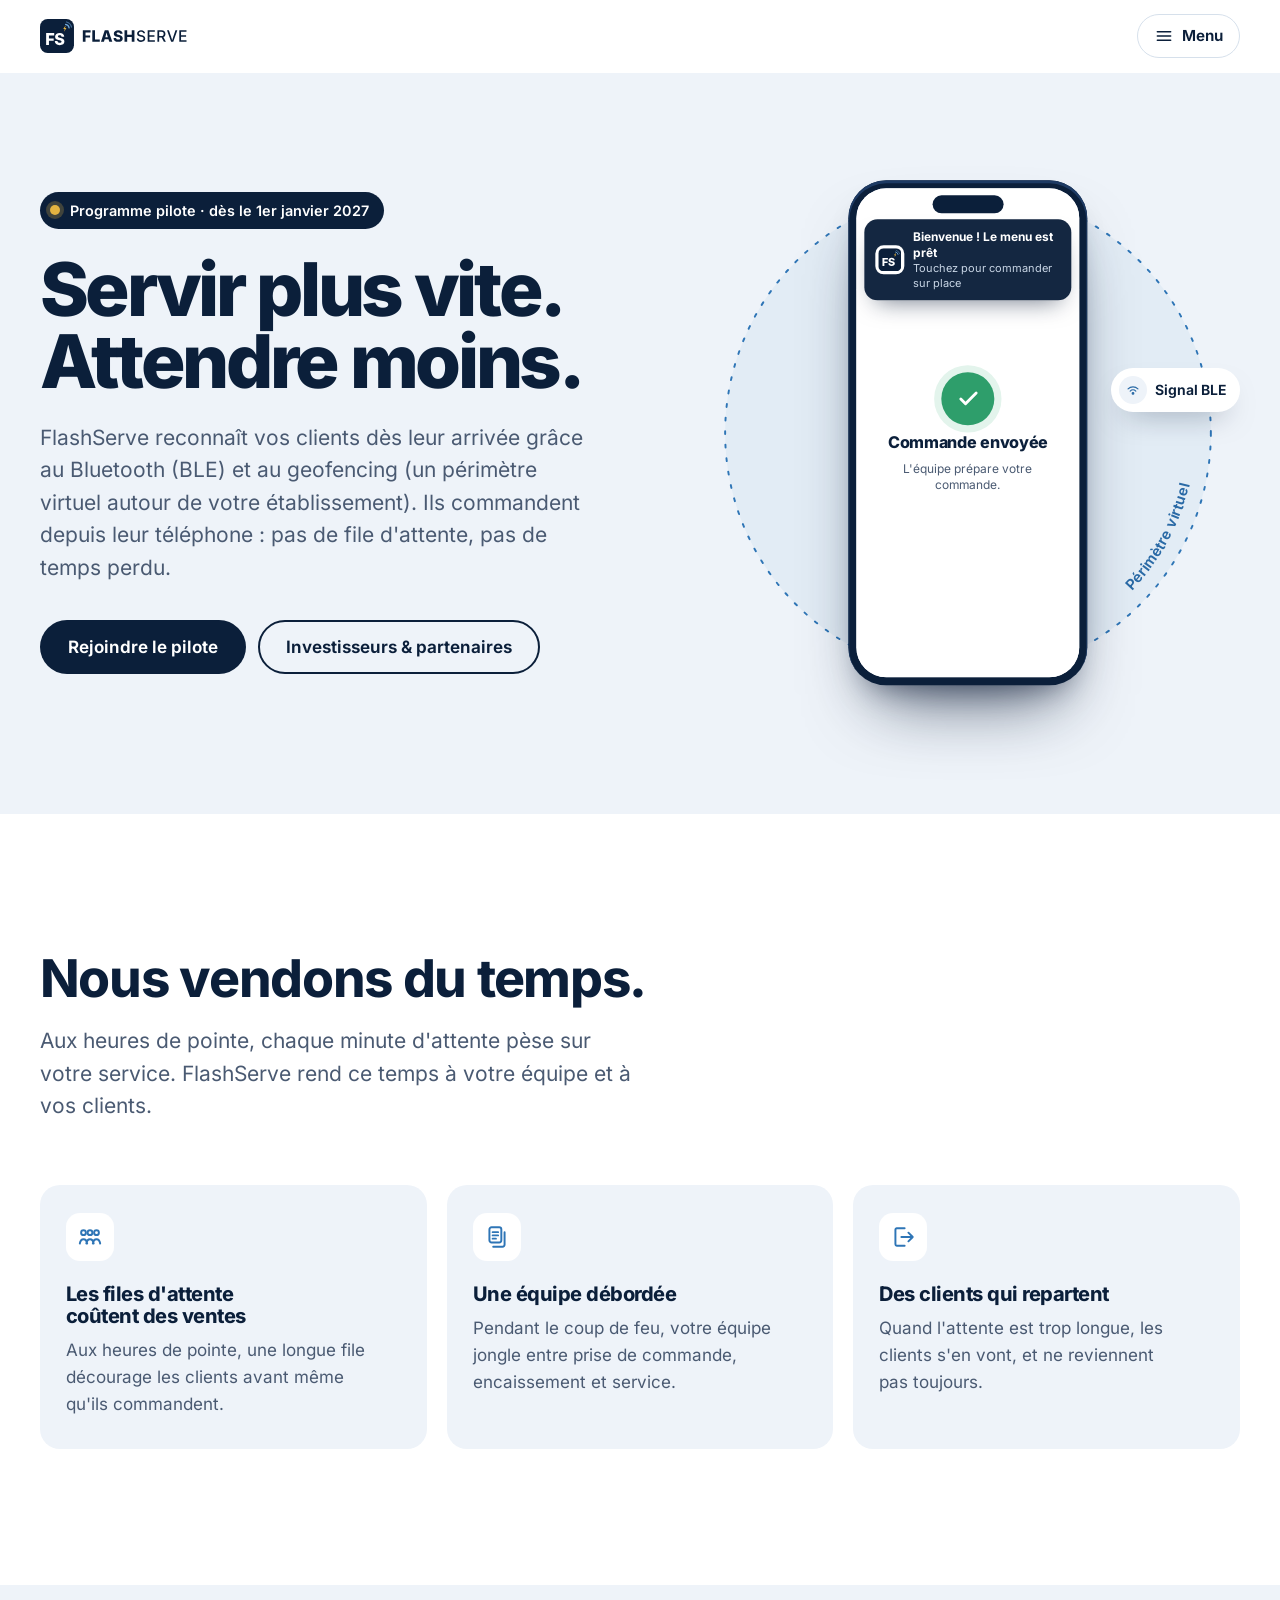
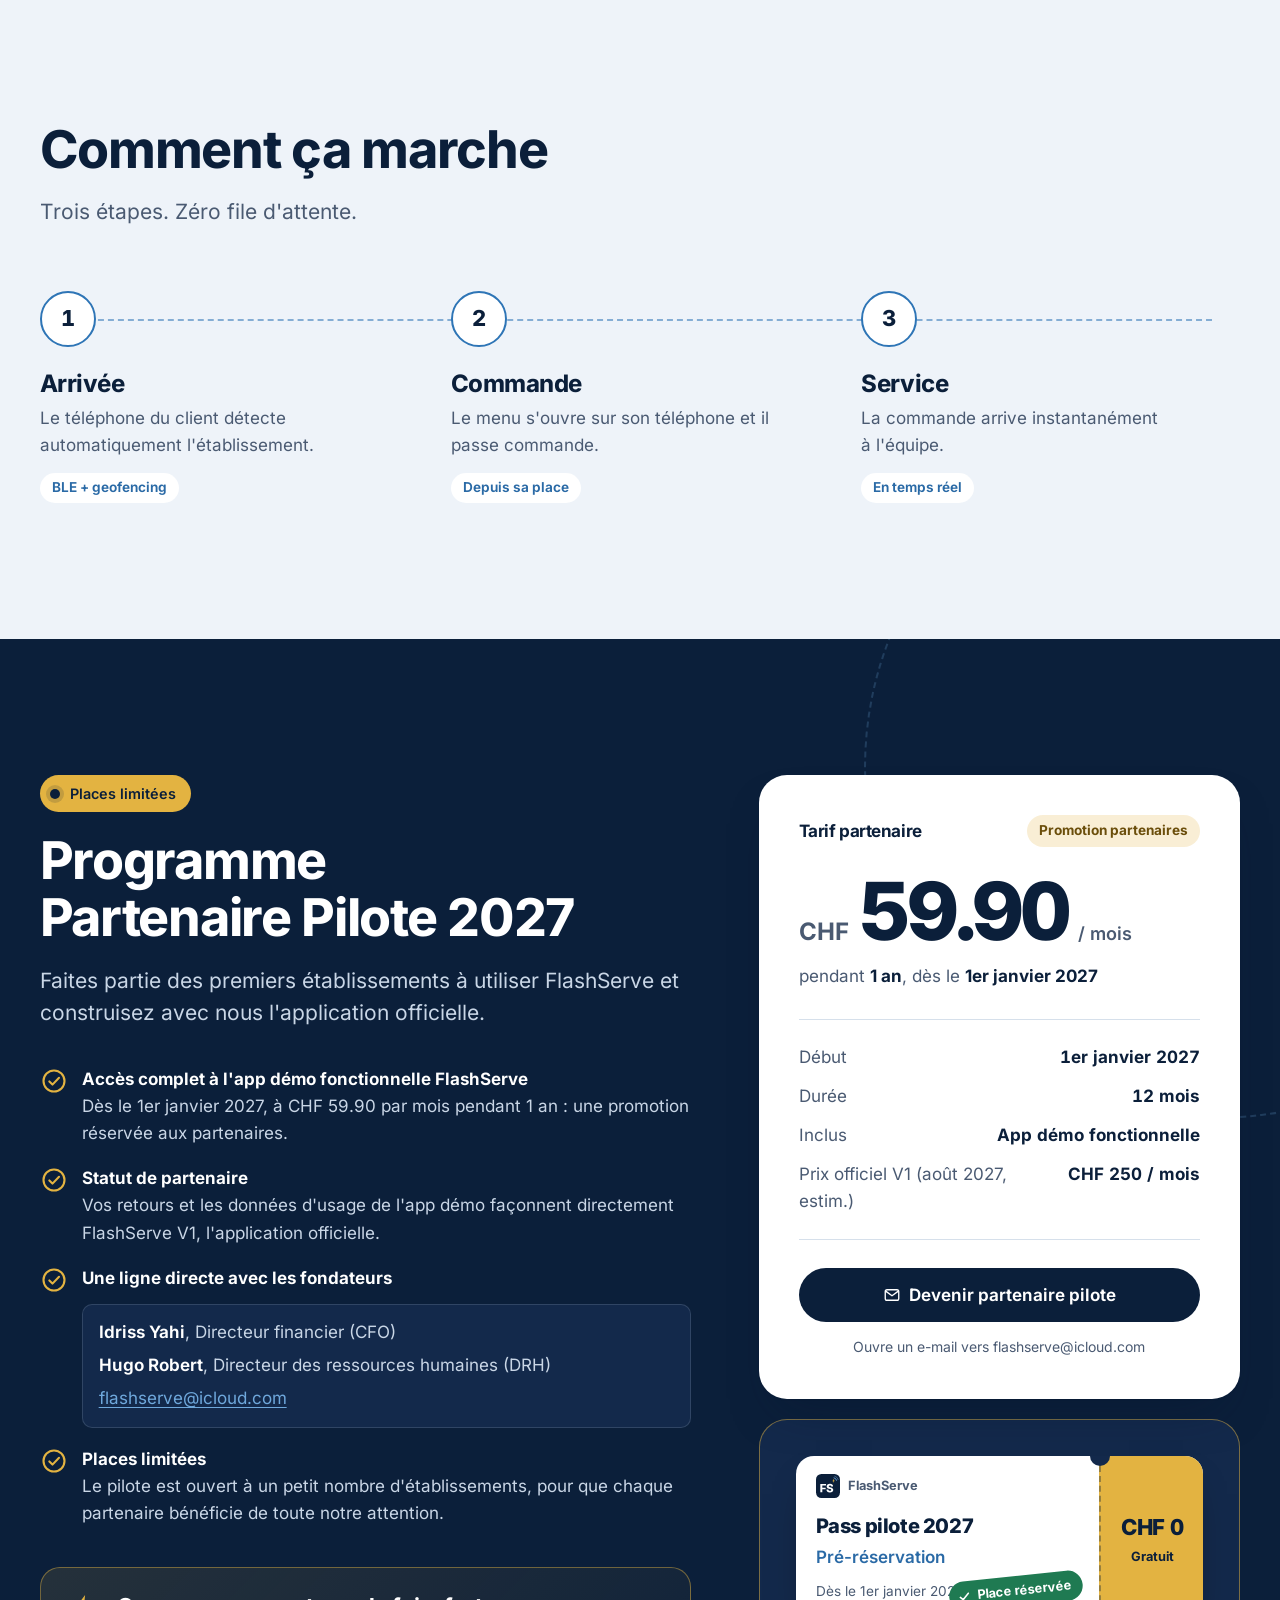
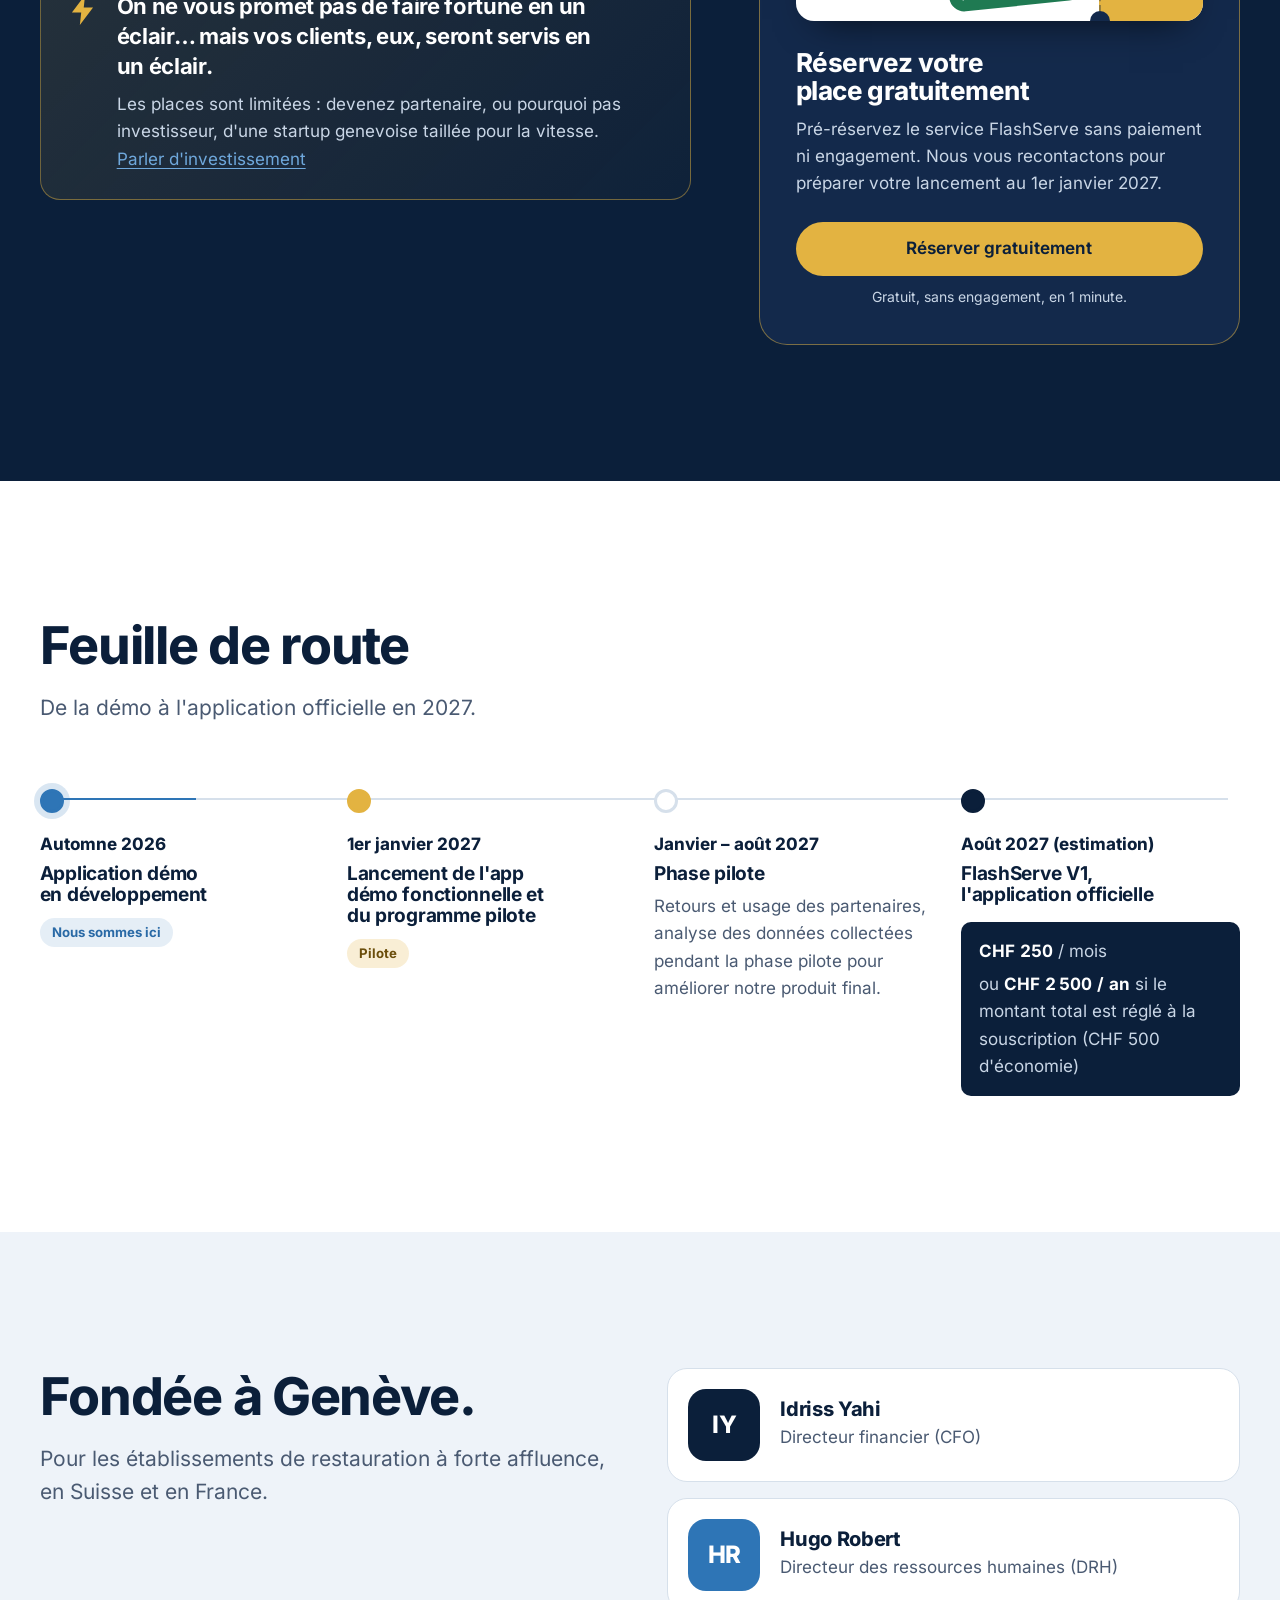
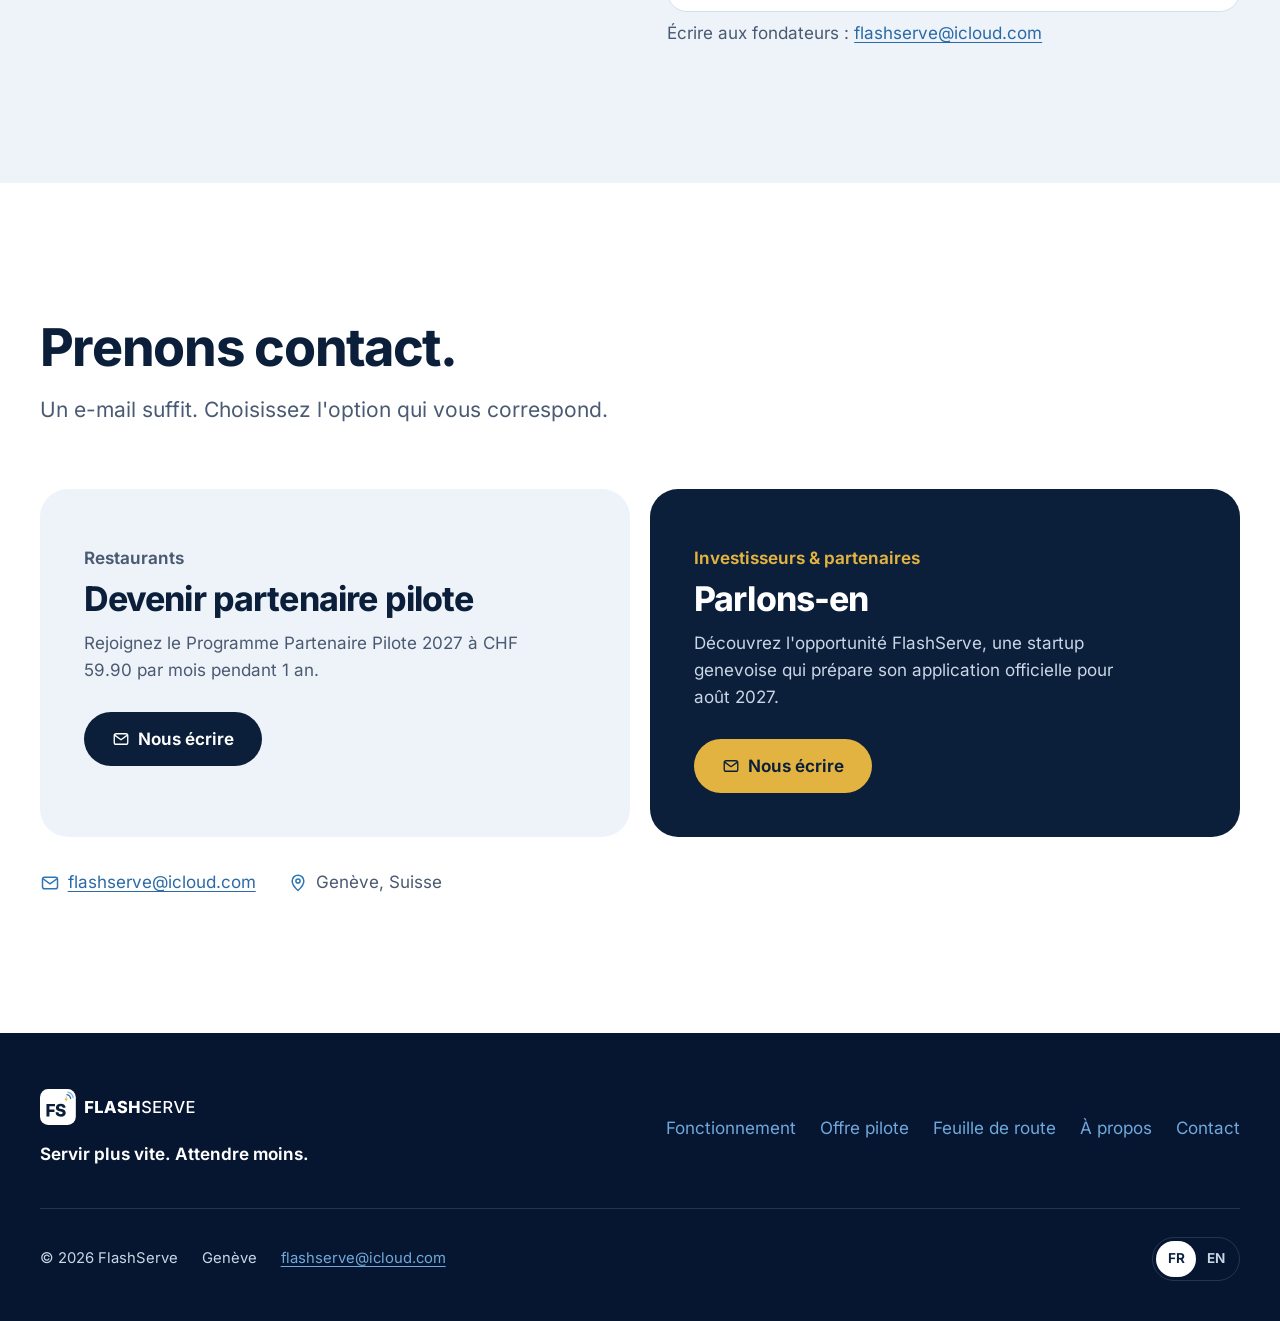
<file: index.html>
<!DOCTYPE html>
<html lang="fr">
<head>
  <meta charset="utf-8">
  <meta name="viewport" content="width=device-width, initial-scale=1">
  <meta http-equiv="Content-Security-Policy" content="default-src 'none'; script-src 'self'; style-src 'self'; img-src 'self'; font-src 'self'; manifest-src 'self'; connect-src 'self' https://api.web3forms.com; base-uri 'none'; form-action https://api.web3forms.com; object-src 'none'; upgrade-insecure-requests">
  <meta name="referrer" content="strict-origin-when-cross-origin">
  <title>FlashServe : la commande sur place sans attente | Genève</title>
  <meta name="description" content="Vos clients commandent sur leur téléphone dès leur arrivée, grâce au Bluetooth (BLE) et au geofencing. Programme pilote dès le 1er janvier 2027 à CHF 59.90/mois.">
  <link rel="canonical" href="https://flashserve-ch.github.io/">
  <link rel="alternate" hreflang="fr" href="https://flashserve-ch.github.io/">
  <link rel="alternate" hreflang="en" href="https://flashserve-ch.github.io/en/">
  <link rel="alternate" hreflang="x-default" href="https://flashserve-ch.github.io/">

  <meta property="og:type" content="website">
  <meta property="og:site_name" content="FlashServe">
  <meta property="og:title" content="FlashServe : servir plus vite, attendre moins">
  <meta property="og:description" content="Vos clients commandent sur leur téléphone dès leur arrivée, grâce au Bluetooth (BLE) et au geofencing. Programme pilote dès le 1er janvier 2027 à CHF 59.90/mois.">
  <meta property="og:url" content="https://flashserve-ch.github.io/">
  <meta property="og:locale" content="fr_CH">
  <meta property="og:locale:alternate" content="en_US">
  <meta property="og:image" content="https://flashserve-ch.github.io/assets/img/og-fr.png">
  <meta property="og:image:width" content="1200">
  <meta property="og:image:height" content="630">
  <meta property="og:image:alt" content="Logo FlashServe sur fond bleu marine avec le slogan « Servir plus vite. Attendre moins. »">
  <meta name="twitter:card" content="summary_large_image">

  <meta name="theme-color" content="#0B1F3A">
  <link rel="icon" href="favicon.ico" sizes="32x32">
  <link rel="icon" href="favicon.svg" type="image/svg+xml">
  <link rel="apple-touch-icon" href="apple-touch-icon.png">
  <link rel="manifest" href="site.webmanifest">

  <link rel="preload" href="assets/fonts/inter-latin-var.woff2" as="font" type="font/woff2" crossorigin>
  <link rel="stylesheet" href="assets/css/styles.css?v=1.1.0">
  <script src="assets/js/main.js?v=1.1.0" defer></script>
  <script type="application/ld+json">{"@context": "https://schema.org", "@type": "Organization", "name": "FlashServe", "url": "https://flashserve-ch.github.io/", "logo": "https://flashserve-ch.github.io/icon-512.png", "email": "flashserve@icloud.com", "description": "Vos clients commandent sur leur téléphone dès leur arrivée, grâce au Bluetooth (BLE) et au geofencing. Programme pilote dès le 1er janvier 2027 à CHF 59.90/mois.", "foundingLocation": {"@type": "Place", "name": "Geneva, Switzerland"}, "areaServed": ["CH", "FR"], "founder": [{"@type": "Person", "name": "Idriss Yahi", "jobTitle": "CFO"}, {"@type": "Person", "name": "Hugo Robert", "jobTitle": "Head of Human Resources"}]}</script>
</head>
<body>
  <a class="skip-link" href="#main">Aller au contenu</a>

  <header class="site-header">
    <div class="container header-inner">
      <a class="logo" href="./" aria-label="FlashServe, retour à l'accueil">
        <img src="assets/img/logo.svg" alt="" width="148" height="34">
      </a>

      <nav class="nav-desktop" aria-label="Navigation principale">
        <ul>
          <li><a class="nav-link" href="#how">Fonctionnement</a></li>
          <li><a class="nav-link" href="#pilot">Offre pilote</a></li>
          <li><a class="nav-link" href="#roadmap">Feuille de route</a></li>
          <li><a class="nav-link" href="#about">À propos</a></li>
          <li><a class="nav-link" href="#contact">Contact</a></li>
        </ul>
      </nav>

      <div class="header-actions">
        <div class="lang-switch" role="group" aria-label="Choisir la langue"><span aria-current="true" lang="fr">FR</span><a href="en/" hreflang="en" lang="en" data-lang-link>EN</a></div>
        <a class="btn btn--outline" href="mailto:flashserve@icloud.com?subject=FLASHSERVE%20Contact%20---"><svg viewBox="0 0 24 24" aria-hidden="true" focusable="false" fill="none" stroke="currentColor" stroke-width="1.8" stroke-linecap="round" stroke-linejoin="round"><rect x="3" y="5" width="18" height="14" rx="2.5"/><path d="m4 7.2 8 5.8 8-5.8"/></svg>Nous contacter</a>
        <a class="btn btn--primary" href="#pilot">Devenir partenaire</a>
      </div>

      <details class="nav-mobile">
        <summary>
          <span class="icon-open"><svg viewBox="0 0 24 24" aria-hidden="true" focusable="false" fill="none" stroke="currentColor" stroke-width="1.8" stroke-linecap="round" stroke-linejoin="round"><path d="M4 7h16M4 12h16M4 17h16"/></svg></span><span class="icon-close"><svg viewBox="0 0 24 24" aria-hidden="true" focusable="false" fill="none" stroke="currentColor" stroke-width="1.8" stroke-linecap="round" stroke-linejoin="round"><path d="M6 6l12 12M18 6 6 18"/></svg></span>
          Menu
        </summary>
        <div class="mobile-panel">
          <nav aria-label="Menu principal">
            <ul>
          <li><a class="nav-link" href="#how">Fonctionnement</a></li>
          <li><a class="nav-link" href="#pilot">Offre pilote</a></li>
          <li><a class="nav-link" href="#roadmap">Feuille de route</a></li>
          <li><a class="nav-link" href="#about">À propos</a></li>
          <li><a class="nav-link" href="#contact">Contact</a></li>
            </ul>
          </nav>
          <a class="btn btn--primary" href="#pilot">Devenir partenaire</a>
          <a class="btn btn--outline" href="mailto:flashserve@icloud.com?subject=FLASHSERVE%20Contact%20---"><svg viewBox="0 0 24 24" aria-hidden="true" focusable="false" fill="none" stroke="currentColor" stroke-width="1.8" stroke-linecap="round" stroke-linejoin="round"><rect x="3" y="5" width="18" height="14" rx="2.5"/><path d="m4 7.2 8 5.8 8-5.8"/></svg>Nous contacter</a>
          <div class="lang-switch" role="group" aria-label="Choisir la langue"><span aria-current="true" lang="fr">FR</span><a href="en/" hreflang="en" lang="en" data-lang-link>EN</a></div>
        </div>
      </details>
    </div>
  </header>

  <main id="main">
    <!-- Hero -->
    <section class="hero" aria-labelledby="hero-title">
      <div class="container hero-grid">
        <div class="hero-copy">
          <p class="badge"><span class="badge-dot" aria-hidden="true"></span>Programme pilote · dès le 1er janvier 2027</p>
          <h1 id="hero-title"><span>Servir plus vite.</span> <span>Attendre moins.</span></h1>
          <p class="lead">FlashServe reconnaît vos clients dès leur arrivée grâce au Bluetooth (BLE) et au geofencing (un périmètre virtuel autour de votre établissement). Ils commandent depuis leur téléphone : pas de file d'attente, pas de temps perdu.</p>
          <div class="hero-actions">
            <a class="btn btn--primary btn--lg" href="#pilot">Rejoindre le pilote</a>
            <a class="btn btn--outline btn--lg" href="#contact">Investisseurs &amp; partenaires</a>
          </div>
        </div>

        <div class="hero-visual" role="img" aria-label="Illustration animée : le téléphone d'un client détecte le restaurant grâce au Bluetooth et au geofencing, affiche le menu, puis envoie la commande à l'équipe.">
          <svg class="radar" viewBox="0 0 560 560" aria-hidden="true" focusable="false">
            <defs><path id="zone-arc-fr" d="M 414.2 471.7 A 234 234 0 0 0 513.9 288.2"/></defs>
            <circle class="geofence" cx="280" cy="280" r="250"/>
            <text class="zone-label"><textPath href="#zone-arc-fr" startOffset="50%" text-anchor="middle">Périmètre virtuel</textPath></text>
            <circle class="ring ring-1" cx="280" cy="280" r="230"/>
            <circle class="ring ring-2" cx="280" cy="280" r="230"/>
            <circle class="ring ring-3" cx="280" cy="280" r="230"/>
          </svg>

          <div class="phone" aria-hidden="true">
            <div class="phone-screen">
              <span class="ph-island"></span>
              <div class="ph-status"><span>12:30</span><span>5G</span></div>
              <div class="ph-notif">
                <span class="ph-notif-icon"><img src="assets/img/logo-mark.svg" alt="" width="24" height="24"></span>
                <span><strong>Bienvenue ! Le menu est prêt</strong><small>Touchez pour commander sur place</small></span>
              </div>
              <div class="ph-venue">
                <div class="ph-venue-name">Votre restaurant</div>
                <div class="ph-venue-meta"><i></i>Vous êtes sur place</div>
              </div>
              <div class="ph-tabs"><span>Tout</span><span>Plats</span><span>Boissons</span></div>
              <ul class="ph-menu">
                  <li class="ph-item">
                    <span class="ph-thumb"><svg viewBox="0 0 24 24" aria-hidden="true" focusable="false" fill="none" stroke="currentColor" stroke-width="1.8" stroke-linecap="round" stroke-linejoin="round"><path d="M4 10.5C4 7.1 7.6 5 12 5s8 2.1 8 5.5H4Z"/><path d="M3 14h18"/><path d="M5 17h14a2 2 0 0 1-2 2H7a2 2 0 0 1-2-2Z"/></svg></span>
                    <span class="ph-item-text"><span class="ph-item-name">Burger maison</span><span class="ph-item-price">CHF 18.50</span></span>
                    <span class="ph-add ph-add--1"><svg viewBox="0 0 24 24" aria-hidden="true" focusable="false" fill="none" stroke="currentColor" stroke-width="1.8" stroke-linecap="round" stroke-linejoin="round"><path d="M12 5.5v13M5.5 12h13"/></svg></span>
                  </li>
                  <li class="ph-item">
                    <span class="ph-thumb"><svg viewBox="0 0 24 24" aria-hidden="true" focusable="false" fill="none" stroke="currentColor" stroke-width="1.8" stroke-linecap="round" stroke-linejoin="round"><path d="M6 10h12l-1.5 10h-9L6 10Z"/><path d="M8.2 10V4.5M11 10V3.5M13.8 10V4.5M16.2 10V6"/></svg></span>
                    <span class="ph-item-text"><span class="ph-item-name">Frites maison</span><span class="ph-item-price">CHF 6.00</span></span>
                    <span class="ph-add ph-add--2"><svg viewBox="0 0 24 24" aria-hidden="true" focusable="false" fill="none" stroke="currentColor" stroke-width="1.8" stroke-linecap="round" stroke-linejoin="round"><path d="M12 5.5v13M5.5 12h13"/></svg></span>
                  </li>
                  <li class="ph-item">
                    <span class="ph-thumb"><svg viewBox="0 0 24 24" aria-hidden="true" focusable="false" fill="none" stroke="currentColor" stroke-width="1.8" stroke-linecap="round" stroke-linejoin="round"><path d="M7 7.5h10L15.8 20H8.2L7 7.5Z"/><path d="M12 7.5 14 3h3"/><path d="M7.5 11.5h9"/></svg></span>
                    <span class="ph-item-text"><span class="ph-item-name">Limonade</span><span class="ph-item-price">CHF 4.50</span></span>
                    <span class="ph-add ph-add--3"><svg viewBox="0 0 24 24" aria-hidden="true" focusable="false" fill="none" stroke="currentColor" stroke-width="1.8" stroke-linecap="round" stroke-linejoin="round"><path d="M12 5.5v13M5.5 12h13"/></svg></span>
                  </li>
                  <li class="ph-item">
                    <span class="ph-thumb"><svg viewBox="0 0 24 24" aria-hidden="true" focusable="false" fill="none" stroke="currentColor" stroke-width="1.8" stroke-linecap="round" stroke-linejoin="round"><path d="M5 9h11v5a5 5 0 0 1-5 5h-1a5 5 0 0 1-5-5V9Z"/><path d="M16 10.5h1.4a2.5 2.5 0 0 1 0 5H15.6"/><path d="M8.5 3.5V6M12 3.5V6"/></svg></span>
                    <span class="ph-item-text"><span class="ph-item-name">Café</span><span class="ph-item-price">CHF 3.80</span></span>
                    <span class="ph-add ph-add--4"><svg viewBox="0 0 24 24" aria-hidden="true" focusable="false" fill="none" stroke="currentColor" stroke-width="1.8" stroke-linecap="round" stroke-linejoin="round"><path d="M12 5.5v13M5.5 12h13"/></svg></span>
                  </li>
              </ul>
              <div class="ph-cart">
                <div class="ph-cart-btn"><span class="t0">Ajoutez vos plats</span><span class="t1">Commander · CHF 18.50</span><span class="t2">Commander · CHF 24.50</span></div>
              </div>
              <div class="ph-sent">
                <span class="ph-check"><svg viewBox="0 0 24 24" aria-hidden="true" focusable="false" fill="none" stroke="currentColor" stroke-width="2.6" stroke-linecap="round" stroke-linejoin="round"><path d="m5 12.5 4.3 4.3L19 7"/></svg></span>
                <strong>Commande envoyée</strong>
                <small>L'équipe prépare votre commande.</small>
              </div>
            </div>
          </div>

          <span class="chip chip--geo" aria-hidden="true"><span class="chip-icon"><svg viewBox="0 0 24 24" aria-hidden="true" focusable="false" fill="none" stroke="currentColor" stroke-width="1.8" stroke-linecap="round" stroke-linejoin="round"><circle cx="12" cy="12" r="8.6" stroke-dasharray="2.2 3"/><circle cx="12" cy="12" r="2.6" fill="currentColor" stroke="none"/></svg></span>Client détecté</span>
          <span class="chip chip--ble" aria-hidden="true"><span class="chip-icon"><svg viewBox="0 0 24 24" aria-hidden="true" focusable="false" fill="none" stroke="currentColor" stroke-width="1.8" stroke-linecap="round" stroke-linejoin="round"><path d="M4.6 10.3a10.5 10.5 0 0 1 14.8 0M7.8 13.6a6 6 0 0 1 8.4 0"/><circle cx="12" cy="17.2" r="1.2" fill="currentColor"/></svg></span>Signal BLE</span>
          <span class="chip chip--team" aria-hidden="true"><span class="chip-icon"><svg viewBox="0 0 24 24" aria-hidden="true" focusable="false" fill="none" stroke="currentColor" stroke-width="1.8" stroke-linecap="round" stroke-linejoin="round"><path d="m5 12.5 4.3 4.3L19 7"/></svg></span>Commande reçue par l'équipe</span>
        </div>
      </div>
    </section>

    <!-- We sell time -->
    <section class="section" id="time" aria-labelledby="time-title">
      <div class="container">
        <div class="section-head">
          <h2 id="time-title">Nous vendons du temps.</h2>
          <p class="lead">Aux heures de pointe, chaque minute d'attente pèse sur votre service. FlashServe rend ce temps à votre équipe et à vos clients.</p>
        </div>
        <ul class="problems">
          <li class="problem">
            <div class="problem-icon"><svg viewBox="0 0 24 24" aria-hidden="true" focusable="false" fill="none" stroke="currentColor" stroke-width="1.8" stroke-linecap="round" stroke-linejoin="round"><circle cx="6" cy="8" r="2.2"/><circle cx="12" cy="8" r="2.2"/><circle cx="18" cy="8" r="2.2"/><path d="M2.6 18c.4-2.6 1.7-4 3.4-4s3 1.4 3.4 4M8.6 18c.4-2.6 1.7-4 3.4-4s3 1.4 3.4 4M14.6 18c.4-2.6 1.7-4 3.4-4s3 1.4 3.4 4"/></svg></div>
            <h3>Les files d'attente coûtent des ventes</h3>
            <p>Aux heures de pointe, une longue file décourage les clients avant même qu'ils commandent.</p>
          </li>
          <li class="problem">
            <div class="problem-icon"><svg viewBox="0 0 24 24" aria-hidden="true" focusable="false" fill="none" stroke="currentColor" stroke-width="1.8" stroke-linecap="round" stroke-linejoin="round"><rect x="5" y="3" width="11" height="14" rx="2"/><path d="M8.5 21H17a2 2 0 0 0 2-2V7.5"/><path d="M8 7.5h5M8 10.5h5M8 13.5h3"/></svg></div>
            <h3>Une équipe débordée</h3>
            <p>Pendant le coup de feu, votre équipe jongle entre prise de commande, encaissement et service.</p>
          </li>
          <li class="problem">
            <div class="problem-icon"><svg viewBox="0 0 24 24" aria-hidden="true" focusable="false" fill="none" stroke="currentColor" stroke-width="1.8" stroke-linecap="round" stroke-linejoin="round"><path d="M13.5 4H6.2a1.2 1.2 0 0 0-1.2 1.2v13.6A1.2 1.2 0 0 0 6.2 20h7.3"/><path d="M10.5 12H21M17 8l4 4-4 4"/></svg></div>
            <h3>Des clients qui repartent</h3>
            <p>Quand l'attente est trop longue, les clients s'en vont, et ne reviennent pas toujours.</p>
          </li>
        </ul>
      </div>
    </section>

    <!-- How it works -->
    <section class="section section--glacier" id="how" aria-labelledby="how-title">
      <div class="container">
        <div class="section-head">
          <h2 id="how-title">Comment ça marche</h2>
          <p class="lead">Trois étapes. Zéro file d'attente.</p>
        </div>
        <ol class="steps">
          <li class="step">
            <span class="step-num" aria-hidden="true">1</span>
            <div class="step-body">
              <h3><span class="visually-hidden">1. </span>Arrivée</h3>
              <p>Le téléphone du client détecte automatiquement l'établissement.</p>
              <span class="step-tag">BLE + geofencing</span>
            </div>
          </li>
          <li class="step">
            <span class="step-num" aria-hidden="true">2</span>
            <div class="step-body">
              <h3><span class="visually-hidden">2. </span>Commande</h3>
              <p>Le menu s'ouvre sur son téléphone et il passe commande.</p>
              <span class="step-tag">Depuis sa place</span>
            </div>
          </li>
          <li class="step">
            <span class="step-num" aria-hidden="true">3</span>
            <div class="step-body">
              <h3><span class="visually-hidden">3. </span>Service</h3>
              <p>La commande arrive instantanément à l'équipe.</p>
              <span class="step-tag">En temps réel</span>
            </div>
          </li>
        </ol>
      </div>
    </section>

    <!-- Pilot offer -->
    <section class="section section--navy pilot on-dark" id="pilot" aria-labelledby="pilot-title">
      <div class="container pilot-grid">
        <div class="pilot-copy">
          <p class="badge badge--gold"><span class="badge-dot" aria-hidden="true"></span>Places limitées</p>
          <h2 id="pilot-title">Programme Partenaire Pilote 2027</h2>
          <p class="lead">Faites partie des premiers établissements à utiliser FlashServe et construisez avec nous l'application officielle.</p>
          <ul class="included">
            <li>
              <svg viewBox="0 0 24 24" aria-hidden="true" focusable="false" fill="none" stroke="currentColor" stroke-width="1.8" stroke-linecap="round" stroke-linejoin="round"><circle cx="12" cy="12" r="9"/><path d="m8 12.4 2.7 2.7L16.3 9.3"/></svg>
              <div>
              <strong>Accès complet à l'app démo fonctionnelle FlashServe</strong>
              <span>Dès le 1er janvier 2027, à CHF 59.90 par mois pendant 1 an : une promotion réservée aux partenaires.</span>
              </div>
            </li>
            <li>
              <svg viewBox="0 0 24 24" aria-hidden="true" focusable="false" fill="none" stroke="currentColor" stroke-width="1.8" stroke-linecap="round" stroke-linejoin="round"><circle cx="12" cy="12" r="9"/><path d="m8 12.4 2.7 2.7L16.3 9.3"/></svg>
              <div>
              <strong>Statut de partenaire</strong>
              <span>Vos retours et les données d'usage de l'app démo façonnent directement FlashServe V1, l'application officielle.</span>
              </div>
            </li>
            <li>
              <svg viewBox="0 0 24 24" aria-hidden="true" focusable="false" fill="none" stroke="currentColor" stroke-width="1.8" stroke-linecap="round" stroke-linejoin="round"><circle cx="12" cy="12" r="9"/><path d="m8 12.4 2.7 2.7L16.3 9.3"/></svg>
              <div>
              <strong>Une ligne directe avec les fondateurs</strong>
              <div class="founders-line">
                <p><b>Idriss Yahi</b>, Directeur financier (CFO)</p>
                <p><b>Hugo Robert</b>, Directeur des ressources humaines (DRH)</p>
                <p><a href="mailto:flashserve@icloud.com?subject=FLASHSERVE%20Contact%20---">flashserve@icloud.com</a></p>
              </div>
              </div>
            </li>
            <li>
              <svg viewBox="0 0 24 24" aria-hidden="true" focusable="false" fill="none" stroke="currentColor" stroke-width="1.8" stroke-linecap="round" stroke-linejoin="round"><circle cx="12" cy="12" r="9"/><path d="m8 12.4 2.7 2.7L16.3 9.3"/></svg>
              <div>
              <strong>Places limitées</strong>
              <span>Le pilote est ouvert à un petit nombre d'établissements, pour que chaque partenaire bénéficie de toute notre attention.</span>
              </div>
            </li>
          </ul>
          <div class="wink">
            <svg viewBox="0 0 24 24" aria-hidden="true" focusable="false"><path fill="currentColor" d="M13.4 2 4.6 13.6h6.2L9.9 22l8.8-11.6h-6.2L13.4 2Z"/></svg>
            <div>
              <p class="wink-joke">On ne vous promet pas de faire fortune en un éclair… mais vos clients, eux, seront servis en un éclair.</p>
              <p class="wink-cta">Les places sont limitées : devenez partenaire, ou pourquoi pas investisseur, d'une startup genevoise taillée pour la vitesse. <a href="mailto:flashserve@icloud.com?subject=FLASHSERVE%20Investor%20%26%20partner%20request%20---&amp;body=Bonjour%20Idriss%20et%20Hugo%2C%0D%0A%0D%0AJ%27aimerais%20%C3%A9changer%20avec%20vous%20au%20sujet%20de%20FlashServe.%0D%0A%0D%0ANom%20%3A%0D%0AOrganisation%20%3A%0D%0AJe%20suis%20int%C3%A9ress%C3%A9%28e%29%20en%20tant%20que%20%3A%20investisseur%20%2F%20partenaire%0D%0A%0D%0ABien%20cordialement%2C">Parler d'investissement</a></p>
            </div>
          </div>
        </div>

        <div class="pilot-side">
        <aside class="price-card" aria-labelledby="price-title">
          <div class="price-card-top">
            <h3 class="price-label" id="price-title">Tarif partenaire</h3>
            <span class="price-promo">Promotion partenaires</span>
          </div>
          <p class="price"><span class="price-currency">CHF</span><span class="price-amount">59.90</span><span class="price-period">/ mois</span></p>
          <p class="price-terms">pendant <b>1 an</b>, dès le <b>1er janvier 2027</b></p>
          <ul class="price-facts">
              <li><span>Début</span><b>1er janvier 2027</b></li>
              <li><span>Durée</span><b>12 mois</b></li>
              <li><span>Inclus</span><b>App démo fonctionnelle</b></li>
              <li><span>Prix officiel V1 (août 2027, estim.)</span><b>CHF 250 / mois</b></li>
          </ul>
          <a class="btn btn--primary btn--lg btn--block" href="mailto:flashserve@icloud.com?subject=FLASHSERVE%20Pilote%20request%20---&amp;body=Bonjour%20l%27%C3%A9quipe%20FlashServe%2C%0D%0A%0D%0ANous%20souhaitons%20rejoindre%20le%20Programme%20Partenaire%20Pilote%202027.%0D%0A%0D%0ANom%20du%20restaurant%20%3A%0D%0AVille%20%3A%0D%0APersonne%20de%20contact%20%3A%0D%0AT%C3%A9l%C3%A9phone%20%3A%0D%0A%0D%0AMerci%20%21"><svg viewBox="0 0 24 24" aria-hidden="true" focusable="false" fill="none" stroke="currentColor" stroke-width="1.8" stroke-linecap="round" stroke-linejoin="round"><rect x="3" y="5" width="18" height="14" rx="2.5"/><path d="m4 7.2 8 5.8 8-5.8"/></svg>Devenir partenaire pilote</a>
          <p class="price-note">Ouvre un e-mail vers flashserve@icloud.com</p>
        </aside>

        <aside class="reserve-card" aria-labelledby="reserve-title">
          <div class="pass" aria-hidden="true">
            <div class="pass-main">
              <span class="pass-brand"><img src="assets/img/logo-mark.svg" alt="" width="24" height="24">FlashServe</span>
              <strong class="pass-title">Pass pilote 2027</strong>
              <span class="pass-sub">Pré-réservation</span>
              <span class="pass-date">Dès le 1er janvier 2027</span>
            </div>
            <div class="pass-stub">
              <span class="pass-price">CHF 0</span>
              <span class="pass-free">Gratuit</span>
            </div>
            <span class="pass-stamp"><svg viewBox="0 0 24 24" aria-hidden="true" focusable="false" fill="none" stroke="currentColor" stroke-width="2.6" stroke-linecap="round" stroke-linejoin="round"><path d="m5 12.5 4.3 4.3L19 7"/></svg>Place réservée</span>
          </div>
          <h3 id="reserve-title">Réservez votre place gratuitement</h3>
          <p>Pré-réservez le service FlashServe sans paiement ni engagement. Nous vous recontactons pour préparer votre lancement au 1er janvier 2027.</p>
          <a class="btn btn--gold btn--lg btn--block" href="mailto:flashserve@icloud.com?subject=FLASHSERVE%20Pilote%20request%20---&amp;body=Bonjour%20l%27%C3%A9quipe%20FlashServe%2C%0D%0A%0D%0ANous%20souhaitons%20rejoindre%20le%20Programme%20Partenaire%20Pilote%202027.%0D%0A%0D%0ANom%20du%20restaurant%20%3A%0D%0AVille%20%3A%0D%0APersonne%20de%20contact%20%3A%0D%0AT%C3%A9l%C3%A9phone%20%3A%0D%0A%0D%0AMerci%20%21" data-open-reserve>Réserver gratuitement</a>
          <p class="reserve-note">Gratuit, sans engagement, en 1 minute.</p>
        </aside>
        </div>
      </div>
    </section>

    <!-- Roadmap -->
    <section class="section" id="roadmap" aria-labelledby="roadmap-title">
      <div class="container">
        <div class="section-head">
          <h2 id="roadmap-title">Feuille de route</h2>
          <p class="lead">De la démo à l'application officielle en 2027.</p>
        </div>
        <ol class="timeline">
          <li class="milestone milestone--now">
            <span class="milestone-dot" aria-hidden="true"></span>
            <time>Automne 2026</time>
            <h3>Application démo en développement</h3>
            <span class="milestone-tag">Nous sommes ici</span>
          </li>
          <li class="milestone milestone--pilot">
            <span class="milestone-dot" aria-hidden="true"></span>
            <time>1er janvier 2027</time>
            <h3>Lancement de l'app démo fonctionnelle et du programme pilote</h3>
            <span class="milestone-tag">Pilote</span>
          </li>
          <li class="milestone">
            <span class="milestone-dot" aria-hidden="true"></span>
            <time>Janvier – août 2027</time>
            <h3>Phase pilote</h3>
            <p>Retours et usage des partenaires, analyse des données collectées pendant la phase pilote pour améliorer notre produit final.</p>
          </li>
          <li class="milestone milestone--v1">
            <span class="milestone-dot" aria-hidden="true"></span>
            <time>Août 2027 (estimation)</time>
            <h3>FlashServe V1, l'application officielle</h3>
            <div class="v1-price">
              <p><b>CHF 250</b> / mois</p>
              <p>ou <b>CHF 2 500 / an</b> si le montant total est réglé à la souscription (CHF 500 d'économie)</p>
            </div>
          </li>
        </ol>
      </div>
    </section>

    <!-- About -->
    <section class="section section--glacier" id="about" aria-labelledby="about-title">
      <div class="container about-grid">
        <div class="section-head">
          <h2 id="about-title">Fondée à Genève.</h2>
          <p class="lead">Pour les établissements de restauration à forte affluence, en Suisse et en France.</p>
        </div>
        <div>
          <h3 class="visually-hidden">Les fondateurs</h3>
          <ul class="founders">
            <li class="founder">
              <span class="avatar" aria-hidden="true">IY</span>
              <div><h3>Idriss Yahi</h3><p>Directeur financier (CFO)</p></div>
            </li>
            <li class="founder">
              <span class="avatar" aria-hidden="true">HR</span>
              <div><h3>Hugo Robert</h3><p>Directeur des ressources humaines (DRH)</p></div>
            </li>
          </ul>
          <p class="founders-mail">Écrire aux fondateurs : <a href="mailto:flashserve@icloud.com">flashserve@icloud.com</a></p>
        </div>
      </div>
    </section>

    <!-- Contact -->
    <section class="section" id="contact" aria-labelledby="contact-title">
      <div class="container">
        <div class="section-head">
          <h2 id="contact-title">Prenons contact.</h2>
          <p class="lead">Un e-mail suffit. Choisissez l'option qui vous correspond.</p>
        </div>
        <div class="contact-grid">
          <article class="contact-card contact-card--restaurants">
            <p class="contact-kicker">Restaurants</p>
            <h3>Devenir partenaire pilote</h3>
            <p>Rejoignez le Programme Partenaire Pilote 2027 à CHF 59.90 par mois pendant 1 an.</p>
            <a class="btn btn--primary btn--lg" href="mailto:flashserve@icloud.com?subject=FLASHSERVE%20Pilote%20request%20---&amp;body=Bonjour%20l%27%C3%A9quipe%20FlashServe%2C%0D%0A%0D%0ANous%20souhaitons%20rejoindre%20le%20Programme%20Partenaire%20Pilote%202027.%0D%0A%0D%0ANom%20du%20restaurant%20%3A%0D%0AVille%20%3A%0D%0APersonne%20de%20contact%20%3A%0D%0AT%C3%A9l%C3%A9phone%20%3A%0D%0A%0D%0AMerci%20%21"><svg viewBox="0 0 24 24" aria-hidden="true" focusable="false" fill="none" stroke="currentColor" stroke-width="1.8" stroke-linecap="round" stroke-linejoin="round"><rect x="3" y="5" width="18" height="14" rx="2.5"/><path d="m4 7.2 8 5.8 8-5.8"/></svg>Nous écrire<span class="visually-hidden">: Devenir partenaire pilote</span></a>
          </article>
          <article class="contact-card contact-card--investors on-dark">
            <p class="contact-kicker">Investisseurs &amp; partenaires</p>
            <h3>Parlons-en</h3>
            <p>Découvrez l'opportunité FlashServe, une startup genevoise qui prépare son application officielle pour août 2027.</p>
            <a class="btn btn--gold btn--lg" href="mailto:flashserve@icloud.com?subject=FLASHSERVE%20Investor%20%26%20partner%20request%20---&amp;body=Bonjour%20Idriss%20et%20Hugo%2C%0D%0A%0D%0AJ%27aimerais%20%C3%A9changer%20avec%20vous%20au%20sujet%20de%20FlashServe.%0D%0A%0D%0ANom%20%3A%0D%0AOrganisation%20%3A%0D%0AJe%20suis%20int%C3%A9ress%C3%A9%28e%29%20en%20tant%20que%20%3A%20investisseur%20%2F%20partenaire%0D%0A%0D%0ABien%20cordialement%2C"><svg viewBox="0 0 24 24" aria-hidden="true" focusable="false" fill="none" stroke="currentColor" stroke-width="1.8" stroke-linecap="round" stroke-linejoin="round"><rect x="3" y="5" width="18" height="14" rx="2.5"/><path d="m4 7.2 8 5.8 8-5.8"/></svg>Nous écrire<span class="visually-hidden">: Investisseurs &amp; partenaires</span></a>
          </article>
        </div>
        <ul class="contact-direct">
          <li><svg viewBox="0 0 24 24" aria-hidden="true" focusable="false" fill="none" stroke="currentColor" stroke-width="1.8" stroke-linecap="round" stroke-linejoin="round"><rect x="3" y="5" width="18" height="14" rx="2.5"/><path d="m4 7.2 8 5.8 8-5.8"/></svg><a href="mailto:flashserve@icloud.com">flashserve@icloud.com</a></li>
          <li><svg viewBox="0 0 24 24" aria-hidden="true" focusable="false" fill="none" stroke="currentColor" stroke-width="1.8" stroke-linecap="round" stroke-linejoin="round"><path d="M12 21s-7-6.1-7-11.4a7 7 0 0 1 14 0C19 14.9 12 21 12 21Z"/><circle cx="12" cy="9.6" r="2.5"/></svg>Genève, Suisse</li>
        </ul>
      </div>
    </section>
  </main>

  <footer class="site-footer on-dark">
    <div class="container">
      <div class="footer-top">
        <div class="footer-brand">
          <img src="assets/img/logo-white.svg" alt="FlashServe" width="156" height="36">
          <p>Servir plus vite. Attendre moins.</p>
        </div>
        <nav class="footer-nav" aria-label="Plan du site">
          <ul>
          <li><a class="footer-link" href="#how">Fonctionnement</a></li>
          <li><a class="footer-link" href="#pilot">Offre pilote</a></li>
          <li><a class="footer-link" href="#roadmap">Feuille de route</a></li>
          <li><a class="footer-link" href="#about">À propos</a></li>
          <li><a class="footer-link" href="#contact">Contact</a></li>
          </ul>
        </nav>
      </div>
      <div class="footer-bottom">
        <ul>
          <li>© 2026 FlashServe</li>
          <li>Genève</li>
          <li><a href="mailto:flashserve@icloud.com">flashserve@icloud.com</a></li>
        </ul>
        <div class="lang-switch" role="group" aria-label="Choisir la langue"><span aria-current="true" lang="fr">FR</span><a href="en/" hreflang="en" lang="en" data-lang-link>EN</a></div>
      </div>
    </div>
  </footer>

  <dialog class="reserve-dialog" id="reserve-dialog" aria-labelledby="dlg-title">
    <div class="dlg-inner">
      <button class="dlg-close" type="button" data-close-dialog aria-label="Fermer"><svg viewBox="0 0 24 24" aria-hidden="true" focusable="false" fill="none" stroke="currentColor" stroke-width="1.8" stroke-linecap="round" stroke-linejoin="round"><path d="M6 6l12 12M18 6 6 18"/></svg></button>

      <div class="dlg-view" data-view="form">
        <p class="badge badge--gold"><span class="badge-dot" aria-hidden="true"></span>CHF 0</p>
        <h2 id="dlg-title">Pré-réservation gratuite</h2>
        <p class="dlg-sub">Programme Partenaire Pilote 2027. Aucun paiement n'est demandé.</p>
        <form class="reserve-form" action="https://api.web3forms.com/submit" method="post" data-lang="fr" novalidate>
          <input type="hidden" name="access_key" value="700e89f6-f408-4777-9b61-8f0829322830">
          <p class="form-hint">Les champs marqués d'un astérisque (*) sont obligatoires.</p>
          <div class="field-grid">
            <div class="field">
              <label for="r-name-fr">Nom et prénom <span aria-hidden="true">*</span></label>
              <input id="r-name-fr" name="name" type="text" autocomplete="name" required maxlength="120">
            </div>
            <div class="field">
              <label for="r-phone-fr">Téléphone <span aria-hidden="true">*</span></label>
              <input id="r-phone-fr" name="phone" type="tel" autocomplete="tel" inputmode="tel" required maxlength="30" pattern="[\d\s\+\-\.\/\(\)]{8,30}" placeholder="+41 …">
            </div>
            <div class="field">
              <label for="r-restaurant-fr">Nom du restaurant <span aria-hidden="true">*</span></label>
              <input id="r-restaurant-fr" name="restaurant" type="text" autocomplete="organization" required maxlength="120">
            </div>
            <div class="field">
              <label for="r-city-fr">Ville <span aria-hidden="true">*</span></label>
              <input id="r-city-fr" name="city" type="text" autocomplete="address-level2" required maxlength="80">
            </div>
            <div class="field">
              <label for="r-email-fr">E-mail <span class="opt">(facultatif)</span></label>
              <input id="r-email-fr" name="email" type="email" autocomplete="email" maxlength="160">
            </div>
            <div class="field">
              <label for="r-type-fr">Type d'établissement <span class="opt">(facultatif)</span></label>
              <select id="r-type-fr" name="venue_type"><option value="">Choisir…</option><option>Restaurant</option><option>Fast-food</option><option>Café / bar</option><option>Food court</option><option>Stade / événement</option><option>Autre</option></select>
            </div>
            <div class="field field--full">
              <label for="r-demand-fr">Votre demande <span class="opt">(facultatif)</span></label>
              <textarea id="r-demand-fr" name="demand" rows="3" maxlength="1000" placeholder="Une question, un besoin particulier ? Écrivez-le ici."></textarea>
            </div>
          </div>
          <input class="hp" type="checkbox" name="botcheck" tabindex="-1" aria-hidden="true">
          <label class="consent">
            <input type="checkbox" name="consent" required>
            <span>J'accepte que FlashServe utilise ces informations pour me recontacter au sujet du programme pilote. <span aria-hidden="true">*</span></span>
          </label>
          <p class="privacy">Vos informations sont envoyées par e-mail à FlashServe via le service Web3Forms, uniquement pour traiter votre réservation. Elles ne sont ni revendues, ni utilisées à d'autres fins.</p>
          <button class="btn btn--primary btn--lg btn--block" type="submit" data-label="Envoyer ma réservation" data-sending="Envoi en cours…">Envoyer ma réservation</button>
          <p class="form-error" role="alert" hidden>L'envoi n'a pas abouti. Réessayez dans un instant ou écrivez-nous directement à <a href="mailto:flashserve@icloud.com?subject=FLASHSERVE%20Pilote%20request%20---&amp;body=Bonjour%20l%27%C3%A9quipe%20FlashServe%2C%0D%0A%0D%0ANous%20souhaitons%20rejoindre%20le%20Programme%20Partenaire%20Pilote%202027.%0D%0A%0D%0ANom%20du%20restaurant%20%3A%0D%0AVille%20%3A%0D%0APersonne%20de%20contact%20%3A%0D%0AT%C3%A9l%C3%A9phone%20%3A%0D%0A%0D%0AMerci%20%21">flashserve@icloud.com</a>.</p>
        </form>
      </div>

      <div class="dlg-view dlg-success" data-view="success" hidden>
        <span class="success-check"><svg viewBox="0 0 24 24" aria-hidden="true" focusable="false" fill="none" stroke="currentColor" stroke-width="2.6" stroke-linecap="round" stroke-linejoin="round"><path d="m5 12.5 4.3 4.3L19 7"/></svg></span>
        <h2 tabindex="-1">Réservation envoyée !</h2>
        <p>Merci, votre place est pré-réservée. Nous vous recontactons très vite pour préparer votre lancement.</p>
        <button class="btn btn--primary btn--lg" type="button" data-close-dialog>Fermer</button>
      </div>
    </div>
  </dialog>
</body>
</html>
</file>
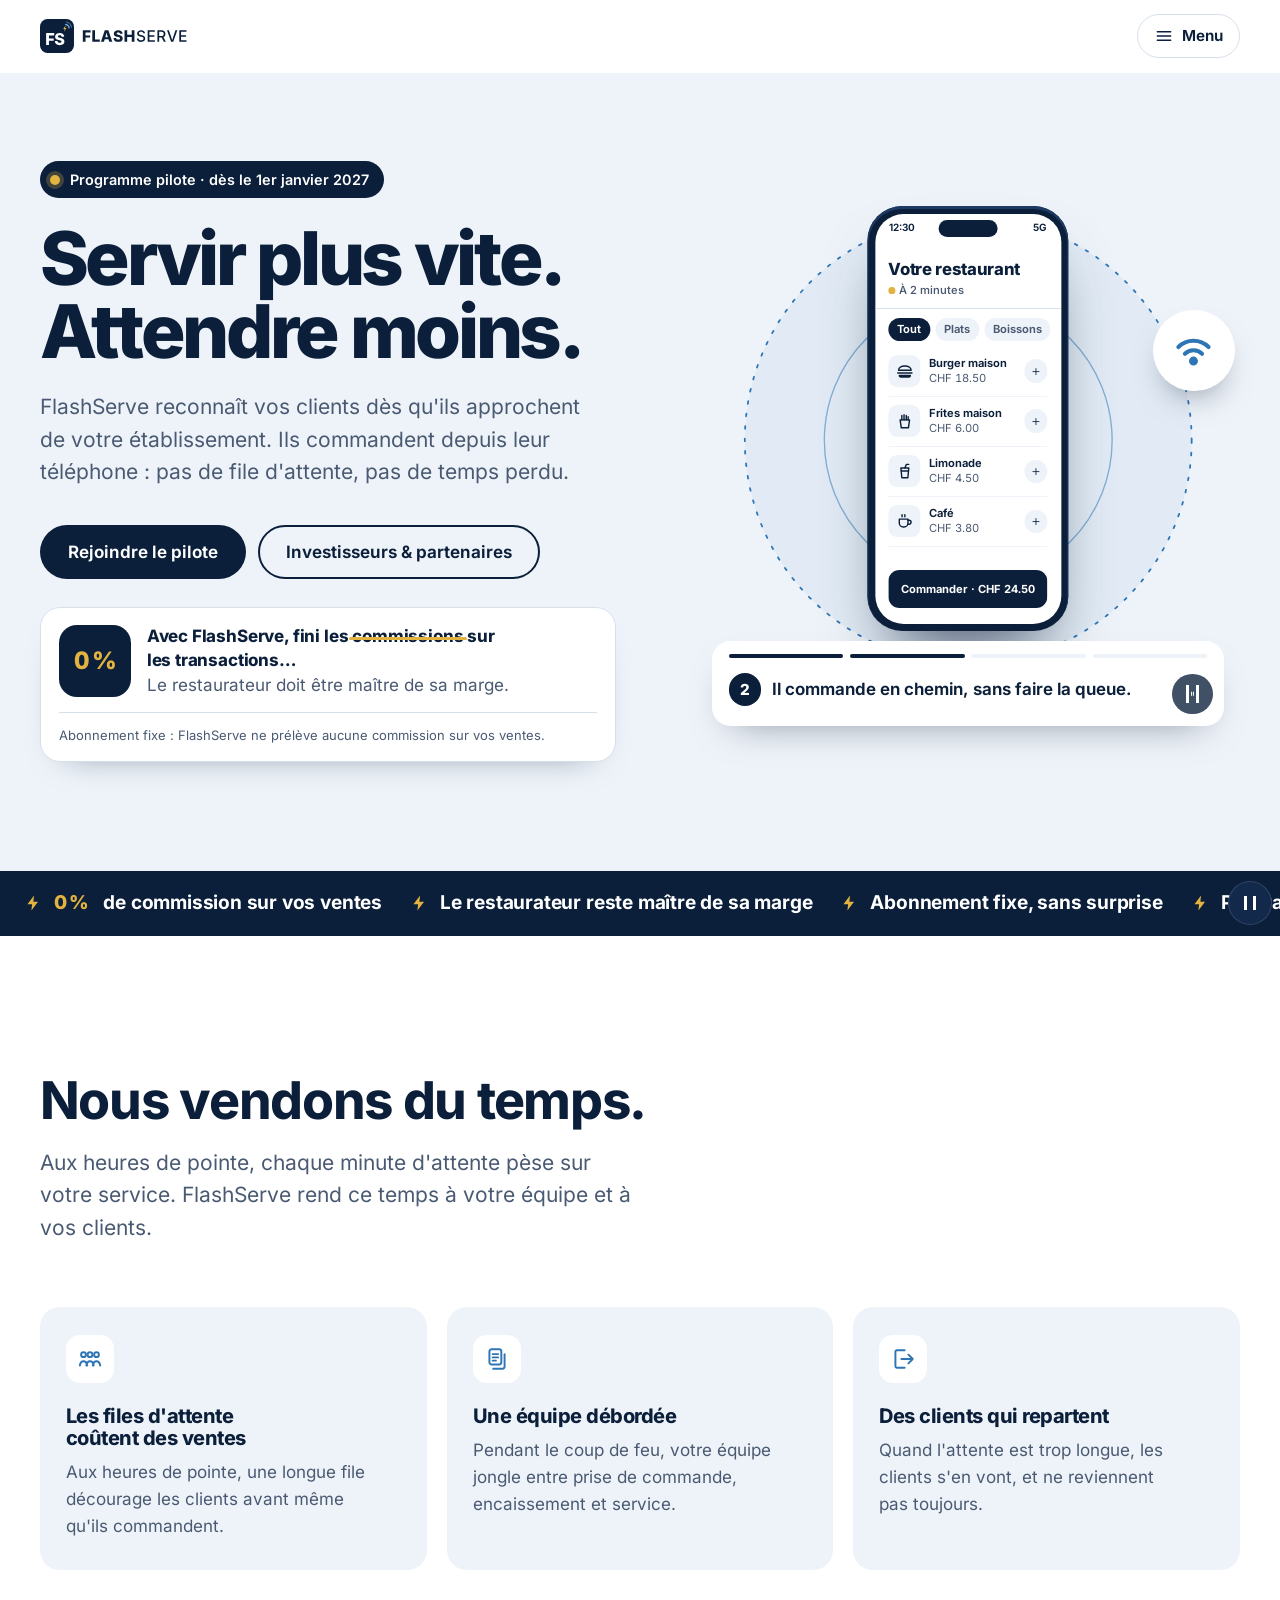
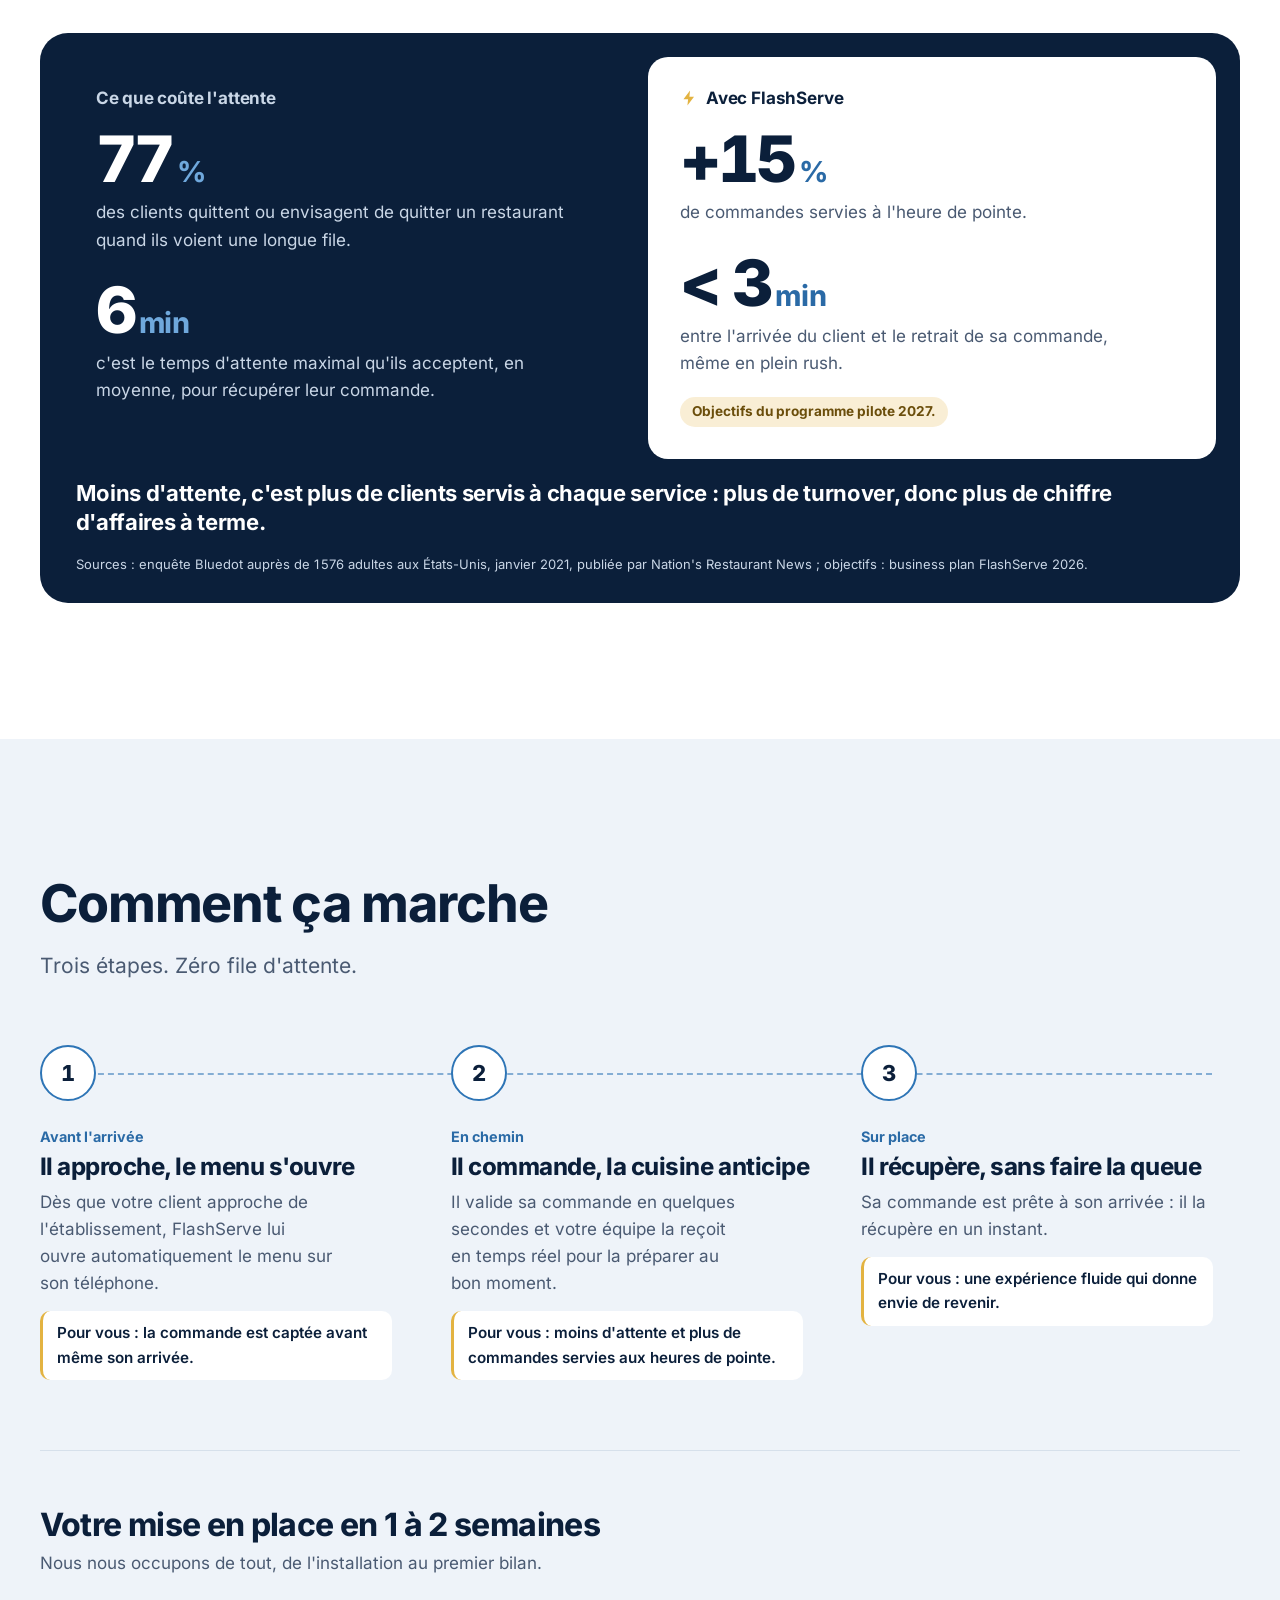
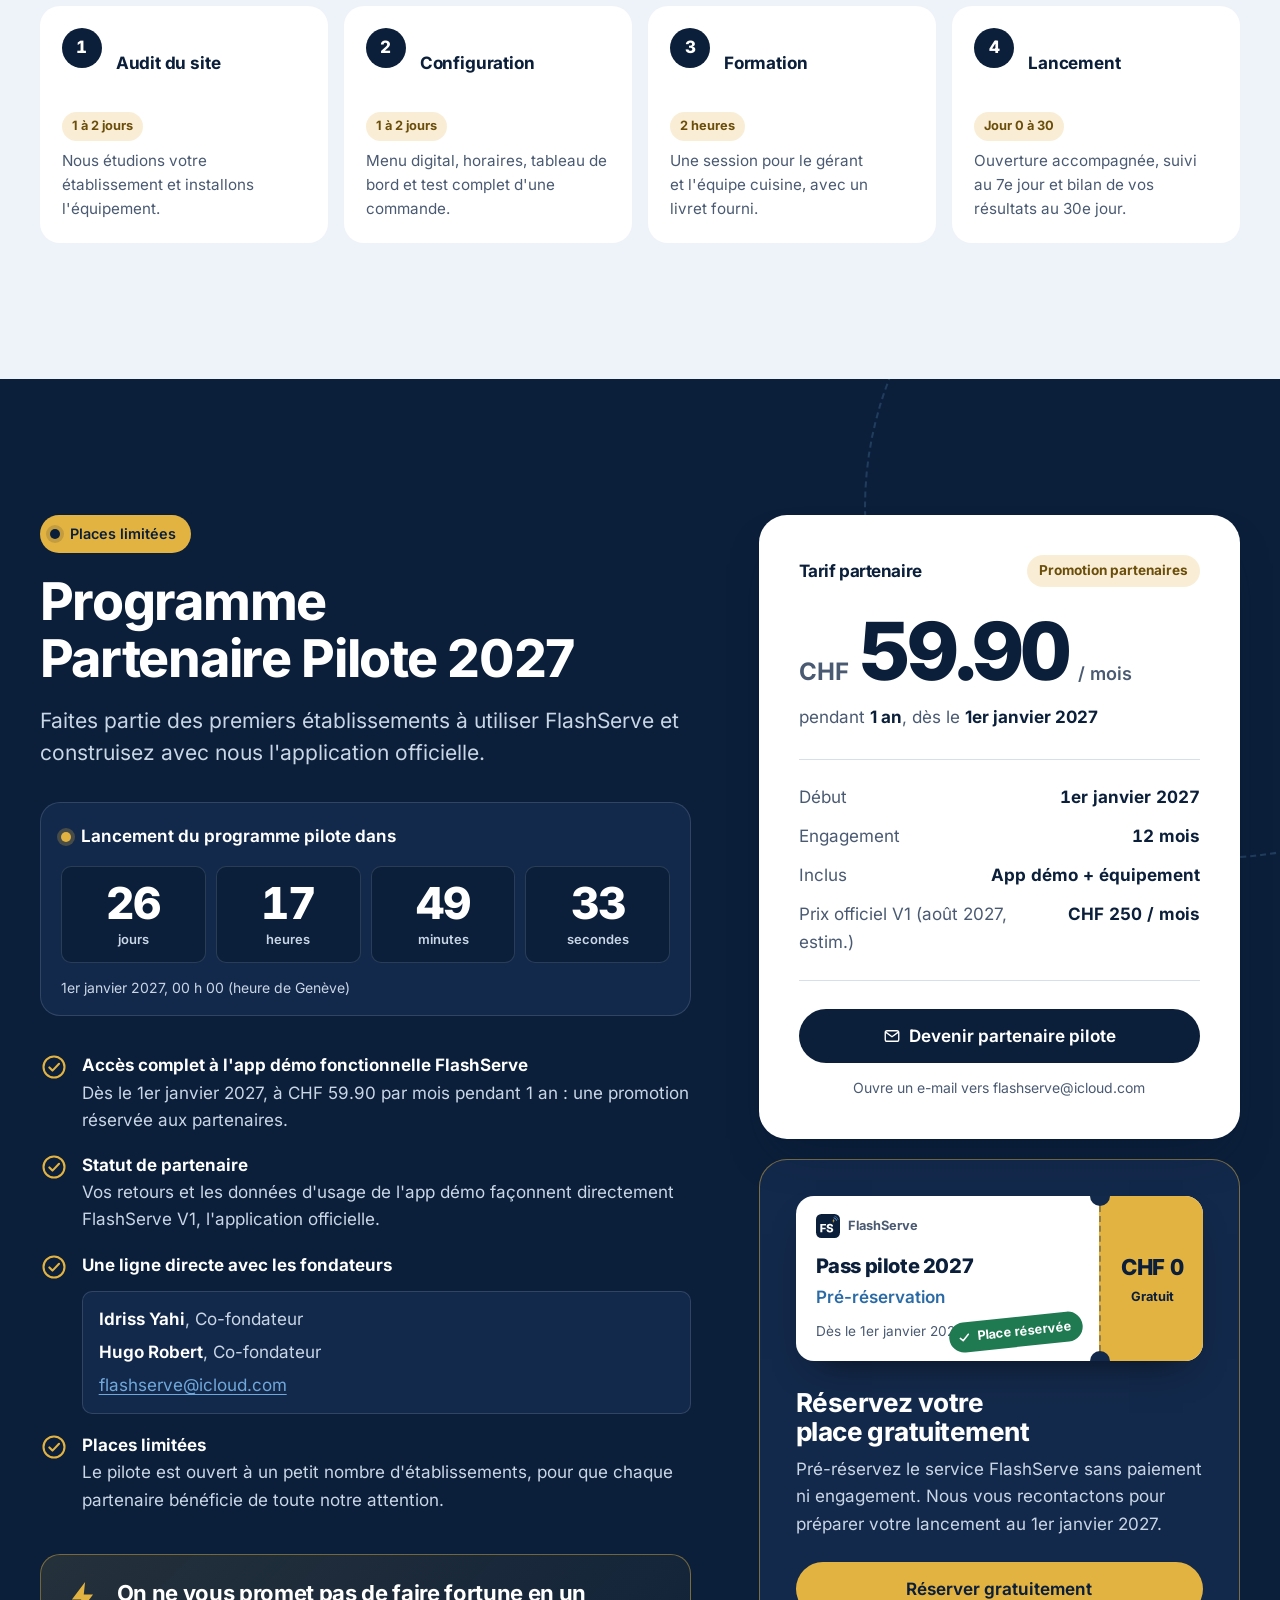
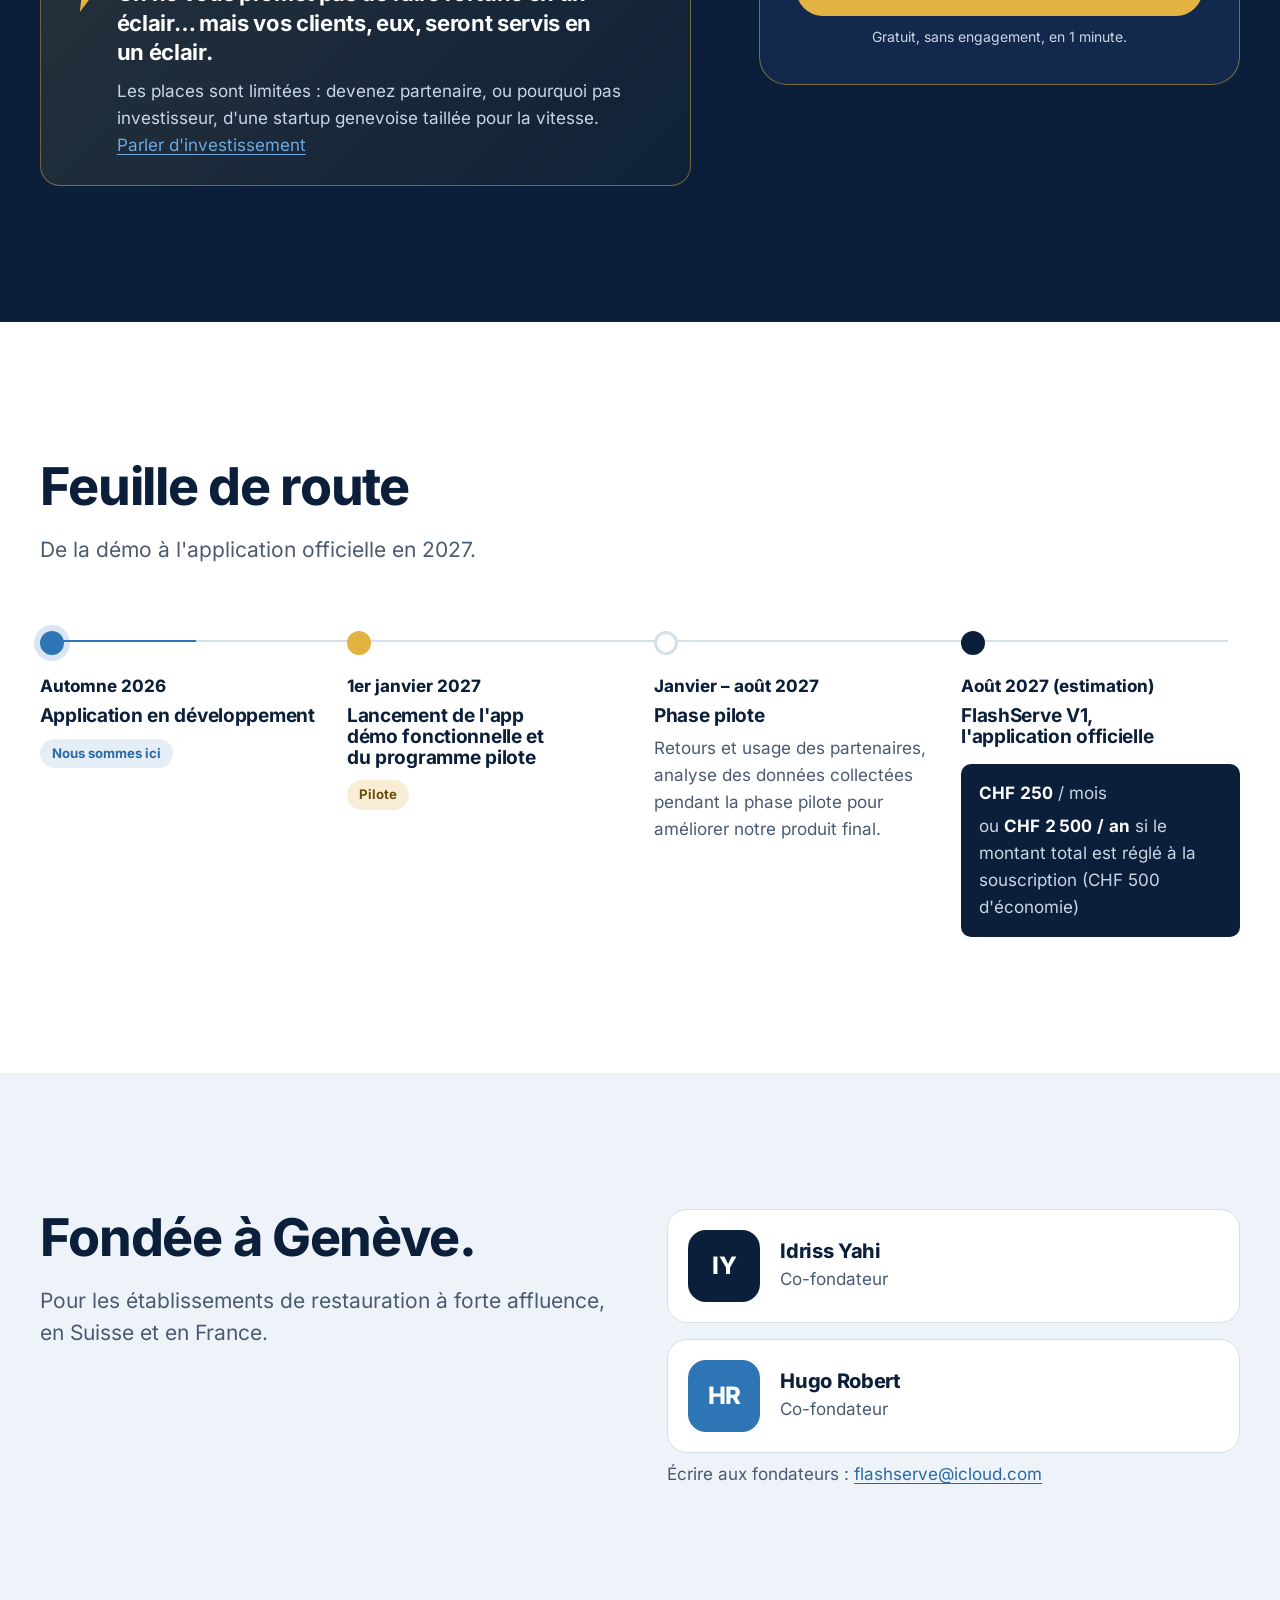
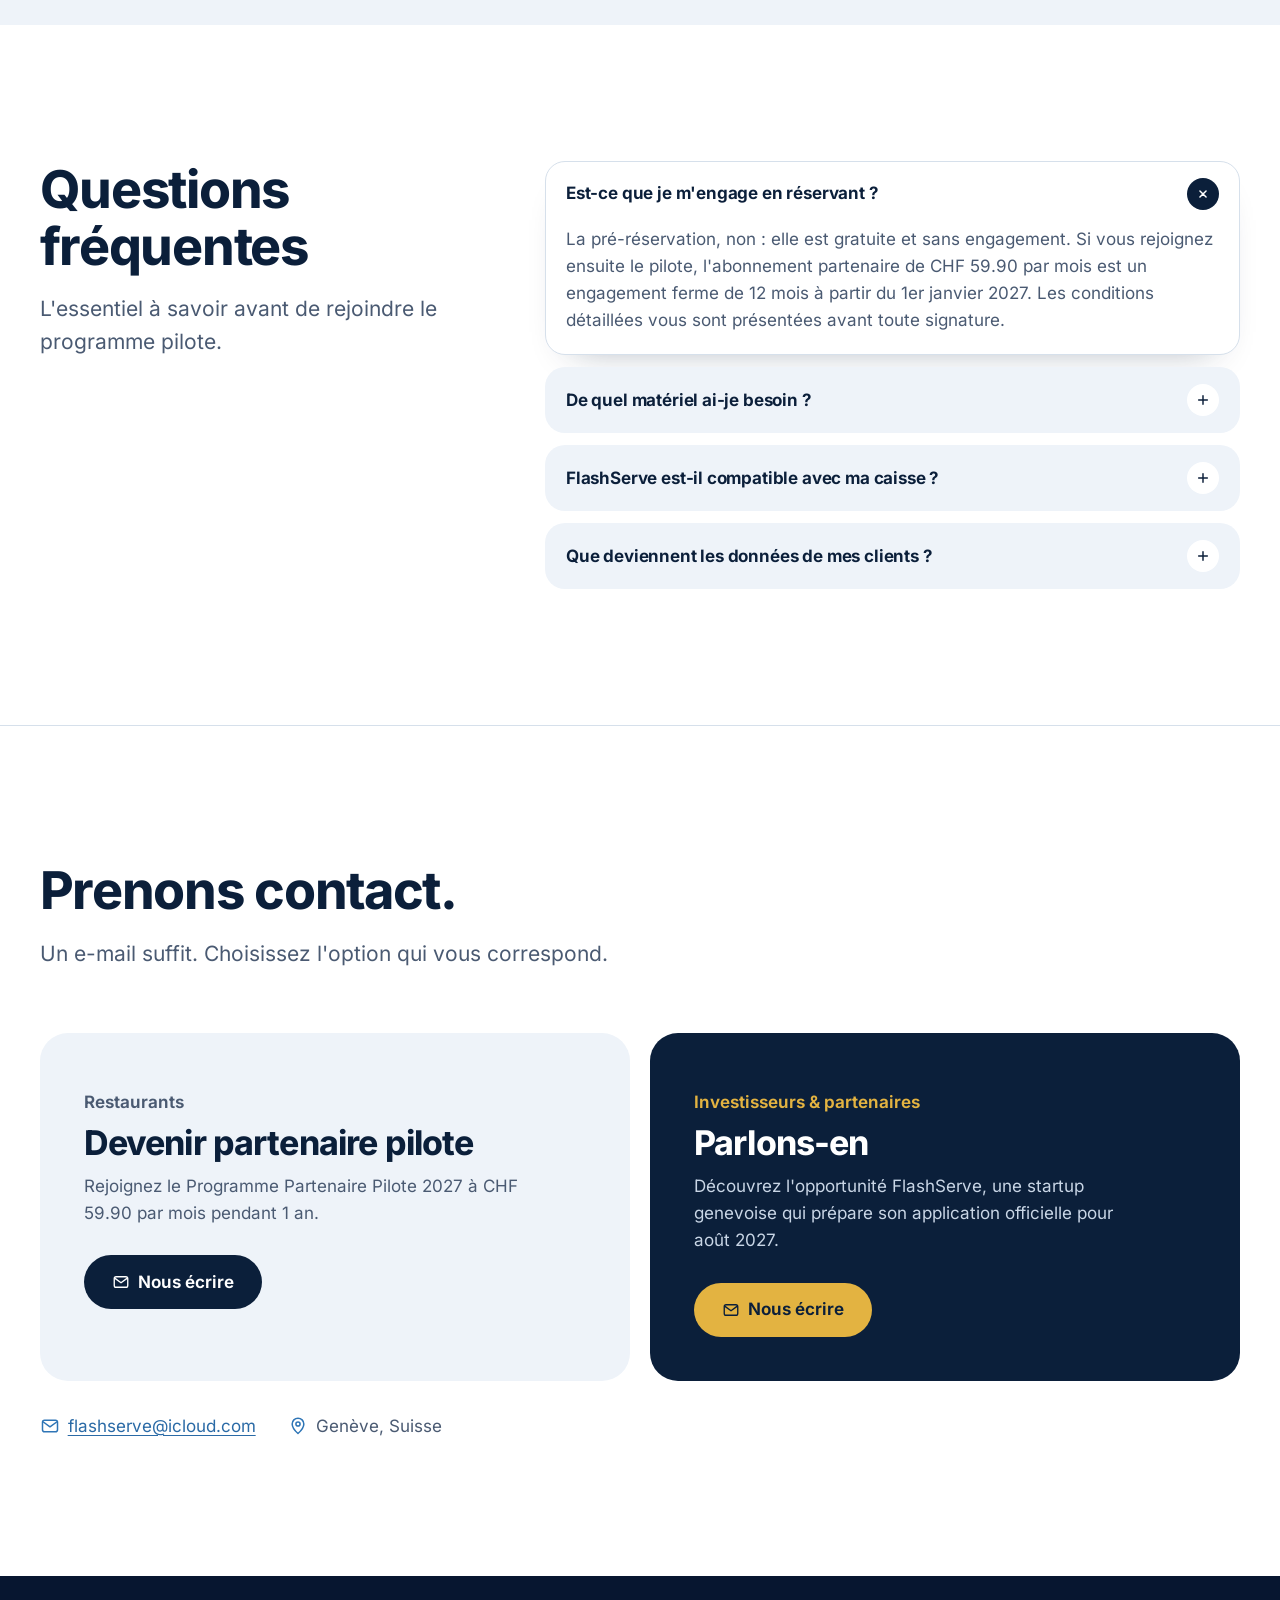
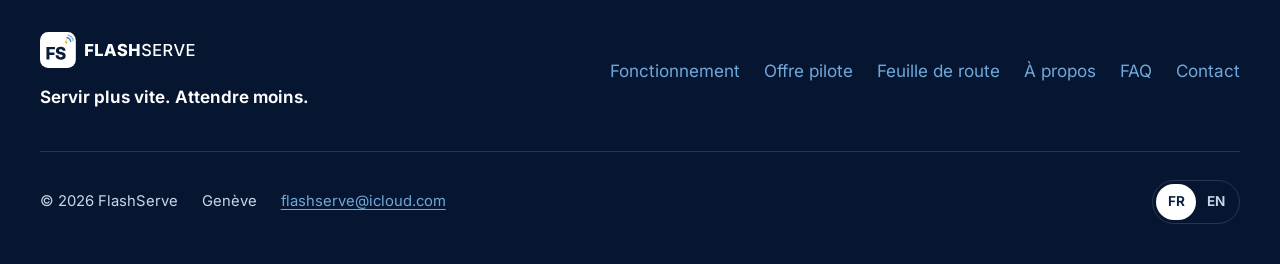
<file: apercu/index.html>
<!DOCTYPE html>
<!--
  FlashServe - site web officiel / official website
  (c) 2026 FlashServe. Tous droits réservés / All rights reserved.
  Ce code est la propriété de FlashServe et de son CFO, Idriss Yahi.
  This code is the property of FlashServe and its CFO, Idriss Yahi.
-->
<html lang="fr">
<head>
  <meta charset="utf-8">
  <meta name="viewport" content="width=device-width, initial-scale=1, viewport-fit=cover">
  <meta http-equiv="Content-Security-Policy" content="default-src 'none'; script-src 'self'; style-src 'self'; img-src 'self'; font-src 'self'; media-src 'self'; manifest-src 'self'; connect-src 'self' https://api.web3forms.com; base-uri 'none'; form-action https://api.web3forms.com; object-src 'none'; upgrade-insecure-requests">
  <meta name="referrer" content="strict-origin-when-cross-origin">
  <meta name="robots" content="noindex, nofollow">
  <title>FlashServe : la commande sur place sans attente | Genève</title>
  <meta name="description" content="Vos clients commandent sur leur téléphone dès qu'ils approchent, sans file d'attente. Programme pilote dès le 1er janvier 2027 à CHF 59.90/mois.">
  <link rel="canonical" href="https://flashserve-ch.github.io/">
  <link rel="alternate" hreflang="fr" href="https://flashserve-ch.github.io/">
  <link rel="alternate" hreflang="en" href="https://flashserve-ch.github.io/en/">
  <link rel="alternate" hreflang="x-default" href="https://flashserve-ch.github.io/">

  <meta property="og:type" content="website">
  <meta property="og:site_name" content="FlashServe">
  <meta property="og:title" content="FlashServe : servir plus vite, attendre moins">
  <meta property="og:description" content="Vos clients commandent sur leur téléphone dès qu'ils approchent, sans file d'attente. Programme pilote dès le 1er janvier 2027 à CHF 59.90/mois.">
  <meta property="og:url" content="https://flashserve-ch.github.io/">
  <meta property="og:locale" content="fr_CH">
  <meta property="og:locale:alternate" content="en_US">
  <meta property="og:image" content="https://flashserve-ch.github.io/assets/img/og-fr.png">
  <meta property="og:image:width" content="1200">
  <meta property="og:image:height" content="630">
  <meta property="og:image:alt" content="Logo FlashServe sur fond bleu marine avec le slogan « Servir plus vite. Attendre moins. »">
  <meta name="twitter:card" content="summary_large_image">

  <meta name="theme-color" content="#0B1F3A">
  <link rel="icon" href="favicon.ico" sizes="32x32">
  <link rel="icon" href="favicon.svg" type="image/svg+xml">
  <link rel="apple-touch-icon" href="apple-touch-icon.png">
  <link rel="manifest" href="site.webmanifest">

  <link rel="preload" href="assets/fonts/inter-latin-var.woff2" as="font" type="font/woff2" crossorigin>
  <link rel="stylesheet" href="assets/css/styles.css?v=1.4.0">
  <script src="assets/js/main.js?v=1.4.0" defer></script>
  <script type="application/ld+json">{"@context": "https://schema.org", "@type": "Organization", "name": "FlashServe", "url": "https://flashserve-ch.github.io/", "logo": "https://flashserve-ch.github.io/icon-512.png", "email": "flashserve@icloud.com", "description": "Vos clients commandent sur leur téléphone dès qu'ils approchent, sans file d'attente. Programme pilote dès le 1er janvier 2027 à CHF 59.90/mois.", "foundingLocation": {"@type": "Place", "name": "Geneva, Switzerland"}, "areaServed": ["CH", "FR"], "founder": [{"@type": "Person", "name": "Idriss Yahi", "jobTitle": "Co-founder"}, {"@type": "Person", "name": "Hugo Robert", "jobTitle": "Co-founder"}]}</script>
  <script type="application/ld+json">{"@context": "https://schema.org", "@type": "FAQPage", "mainEntity": [{"@type": "Question", "name": "Est-ce que je m'engage en réservant ?", "acceptedAnswer": {"@type": "Answer", "text": "La pré-réservation, non : elle est gratuite et sans engagement. Si vous rejoignez ensuite le pilote, l'abonnement partenaire de CHF 59.90 par mois est un engagement ferme de 12 mois à partir du 1er janvier 2027. Les conditions détaillées vous sont présentées avant toute signature."}}, {"@type": "Question", "name": "De quel matériel ai-je besoin ?", "acceptedAnswer": {"@type": "Answer", "text": "Presque rien. Nous installons quelques petits boîtiers discrets dans votre établissement, inclus dans l'abonnement partenaire. Votre équipe suit les commandes en temps réel sur un tableau de bord en ligne, depuis un ordinateur ou une tablette. Vos clients, eux, commandent depuis leur smartphone. La mise en place prend 1 à 2 semaines : audit du site, configuration du menu, formation de 2 heures pour votre équipe, puis lancement."}}, {"@type": "Question", "name": "FlashServe est-il compatible avec ma caisse ?", "acceptedAnswer": {"@type": "Answer", "text": "FlashServe fonctionne à côté de votre caisse actuelle, sans la remplacer. Pendant le pilote, les commandes arrivent sur le tableau de bord FlashServe. La connexion directe avec les logiciels de caisse est prévue pour une version ultérieure."}}, {"@type": "Question", "name": "Que deviennent les données de mes clients ?", "acceptedAnswer": {"@type": "Answer", "text": "La protection des données est intégrée dès la conception. Seules les informations nécessaires à la commande sont collectées, les données de session sont supprimées dès la clôture de la commande (sauf accord du client pour la fidélité) et tout est chiffré. Le client donne son accord à chaque session et peut supprimer ses données dans l'application. FlashServe respecte la loi suisse sur la protection des données (LPD) et le RGPD européen."}}]}</script>
</head>
<body>
  <a class="skip-link" href="#main">Aller au contenu</a>

  <header class="site-header">
    <div class="container header-inner">
      <a class="logo" href="./" aria-label="FlashServe, retour à l'accueil">
        <img src="assets/img/logo.svg" alt="" width="148" height="34">
      </a>

      <nav class="nav-desktop" aria-label="Navigation principale">
        <ul>
          <li><a class="nav-link" href="#how">Fonctionnement</a></li>
          <li><a class="nav-link" href="#pilot">Offre pilote</a></li>
          <li><a class="nav-link" href="#roadmap">Feuille de route</a></li>
          <li><a class="nav-link" href="#about">À propos</a></li>
          <li><a class="nav-link" href="#faq">FAQ</a></li>
          <li><a class="nav-link" href="#contact">Contact</a></li>
        </ul>
      </nav>

      <div class="header-actions">
        <div class="lang-switch" role="group" aria-label="Choisir la langue"><span aria-current="true" lang="fr">FR</span><a href="en/" hreflang="en" lang="en" data-lang-link>EN</a></div>
        <a class="btn btn--outline" href="mailto:flashserve@icloud.com?subject=FLASHSERVE%20Contact%20---"><svg viewBox="0 0 24 24" aria-hidden="true" focusable="false" fill="none" stroke="currentColor" stroke-width="1.8" stroke-linecap="round" stroke-linejoin="round"><rect x="3" y="5" width="18" height="14" rx="2.5"/><path d="m4 7.2 8 5.8 8-5.8"/></svg>Nous contacter</a>
        <a class="btn btn--primary" href="#pilot">Devenir partenaire</a>
      </div>

      <details class="nav-mobile">
        <summary>
          <span class="icon-open"><svg viewBox="0 0 24 24" aria-hidden="true" focusable="false" fill="none" stroke="currentColor" stroke-width="1.8" stroke-linecap="round" stroke-linejoin="round"><path d="M4 7h16M4 12h16M4 17h16"/></svg></span><span class="icon-close"><svg viewBox="0 0 24 24" aria-hidden="true" focusable="false" fill="none" stroke="currentColor" stroke-width="1.8" stroke-linecap="round" stroke-linejoin="round"><path d="M6 6l12 12M18 6 6 18"/></svg></span>
          Menu
        </summary>
        <div class="mobile-panel">
          <nav aria-label="Menu principal">
            <ul>
          <li><a class="nav-link" href="#how">Fonctionnement</a></li>
          <li><a class="nav-link" href="#pilot">Offre pilote</a></li>
          <li><a class="nav-link" href="#roadmap">Feuille de route</a></li>
          <li><a class="nav-link" href="#about">À propos</a></li>
          <li><a class="nav-link" href="#faq">FAQ</a></li>
          <li><a class="nav-link" href="#contact">Contact</a></li>
            </ul>
          </nav>
          <a class="btn btn--primary" href="#pilot">Devenir partenaire</a>
          <a class="btn btn--outline" href="mailto:flashserve@icloud.com?subject=FLASHSERVE%20Contact%20---"><svg viewBox="0 0 24 24" aria-hidden="true" focusable="false" fill="none" stroke="currentColor" stroke-width="1.8" stroke-linecap="round" stroke-linejoin="round"><rect x="3" y="5" width="18" height="14" rx="2.5"/><path d="m4 7.2 8 5.8 8-5.8"/></svg>Nous contacter</a>
          <div class="lang-switch" role="group" aria-label="Choisir la langue"><span aria-current="true" lang="fr">FR</span><a href="en/" hreflang="en" lang="en" data-lang-link>EN</a></div>
        </div>
      </details>
    </div>
  </header>

  <main id="main">
    <!-- Hero -->
    <section class="hero" aria-labelledby="hero-title">
      <div class="container hero-grid">
        <div class="hero-copy">
          <p class="badge"><span class="badge-dot" aria-hidden="true"></span>Programme pilote · dès le 1er janvier 2027</p>
          <h1 id="hero-title"><span>Servir plus vite.</span> <span>Attendre moins.</span></h1>
          <p class="lead">FlashServe reconnaît vos clients dès qu'ils approchent de votre établissement. Ils commandent depuis leur téléphone : pas de file d'attente, pas de temps perdu.</p>
          <div class="hero-actions">
            <a class="btn btn--primary btn--lg" href="#pilot">Rejoindre le pilote</a>
            <a class="btn btn--outline btn--lg" href="#contact">Investisseurs &amp; partenaires</a>
          </div>
          <div class="slogan">
            <span class="slogan-zero" aria-hidden="true">0 %</span>
            <p class="slogan-text"><strong>Avec FlashServe, fini les <s>commissions</s> sur les transactions…</strong> Le restaurateur doit être maître de sa marge.</p>
            <p class="slogan-note">Abonnement fixe : FlashServe ne prélève aucune commission sur vos ventes.</p>
          </div>
        </div>

        <div class="hero-stage">
          <div class="hero-visual spot" role="img" aria-label="Spot animé : votre client approche et le menu s'ouvre sur son téléphone ; il commande en chemin ; votre cuisine prépare la commande, prête à son arrivée ; retrait express, sans commission.">
            <svg class="spot-bg" viewBox="0 0 560 560" aria-hidden="true" focusable="false">
              <defs><clipPath id="spot-clip-fr"><circle cx="280" cy="280" r="250"/></clipPath></defs>
              <circle class="spot-zone" cx="280" cy="280" r="250"/>
              <g class="spot-map" clip-path="url(#spot-clip-fr)"><path d="M0 150H560"/><path d="M0 410H560"/><path d="M170 0V560"/><path d="M420 0V560"/><path class="diag" d="M0 560 560 40"/></g>
              <circle class="ring ring-1" cx="280" cy="280" r="230"/>
              <circle class="ring ring-2" cx="280" cy="280" r="230"/>
              <circle class="ring ring-3" cx="280" cy="280" r="230"/>
            </svg>

            <div class="sc sc-1" aria-hidden="true">
              <span class="spot-pin"><img src="assets/img/logo-mark.svg" alt="" width="40" height="40"></span>
              <span class="spot-walker"><svg viewBox="0 0 24 24" aria-hidden="true" focusable="false" fill="none" stroke="currentColor" stroke-width="2.2" stroke-linecap="round" stroke-linejoin="round"><rect x="6.5" y="2.5" width="11" height="19" rx="2.5"/><path d="M10.5 18.5h3"/></svg></span>
              <span class="chip chip--detect"><span class="chip-icon"><svg viewBox="0 0 24 24" aria-hidden="true" focusable="false" fill="none" stroke="currentColor" stroke-width="2.4" stroke-linecap="round" stroke-linejoin="round"><path d="m5 12.5 4.3 4.3L19 7"/></svg></span>Client détecté</span>
              <div class="spot-notif">
                <span class="ph-notif-icon"><img src="assets/img/logo-mark.svg" alt="" width="36" height="36"></span>
                <span><strong>Bienvenue chez Votre restaurant</strong><small>Commandez maintenant : ce sera prêt à votre arrivée.</small></span>
              </div>
            </div>

            <div class="sc sc-2" aria-hidden="true">
              <div class="phone">
                <div class="phone-screen">
                  <span class="ph-island"></span>
                  <div class="ph-status"><span>12:30</span><span>5G</span></div>
                  <div class="ph-venue">
                    <div class="ph-venue-name">Votre restaurant</div>
                    <div class="ph-venue-meta"><i></i>À 2 minutes</div>
                  </div>
                  <div class="ph-tabs"><span>Tout</span><span>Plats</span><span>Boissons</span></div>
                  <ul class="ph-menu">
                  <li class="ph-item">
                    <span class="ph-thumb"><svg viewBox="0 0 24 24" aria-hidden="true" focusable="false" fill="none" stroke="currentColor" stroke-width="1.8" stroke-linecap="round" stroke-linejoin="round"><path d="M4 10.5C4 7.1 7.6 5 12 5s8 2.1 8 5.5H4Z"/><path d="M3 14h18"/><path d="M5 17h14a2 2 0 0 1-2 2H7a2 2 0 0 1-2-2Z"/></svg></span>
                    <span class="ph-item-text"><span class="ph-item-name">Burger maison</span><span class="ph-item-price">CHF 18.50</span></span>
                    <span class="ph-add ph-add--1"><svg viewBox="0 0 24 24" aria-hidden="true" focusable="false" fill="none" stroke="currentColor" stroke-width="1.8" stroke-linecap="round" stroke-linejoin="round"><path d="M12 5.5v13M5.5 12h13"/></svg></span>
                  </li>
                  <li class="ph-item">
                    <span class="ph-thumb"><svg viewBox="0 0 24 24" aria-hidden="true" focusable="false" fill="none" stroke="currentColor" stroke-width="1.8" stroke-linecap="round" stroke-linejoin="round"><path d="M6 10h12l-1.5 10h-9L6 10Z"/><path d="M8.2 10V4.5M11 10V3.5M13.8 10V4.5M16.2 10V6"/></svg></span>
                    <span class="ph-item-text"><span class="ph-item-name">Frites maison</span><span class="ph-item-price">CHF 6.00</span></span>
                    <span class="ph-add ph-add--2"><svg viewBox="0 0 24 24" aria-hidden="true" focusable="false" fill="none" stroke="currentColor" stroke-width="1.8" stroke-linecap="round" stroke-linejoin="round"><path d="M12 5.5v13M5.5 12h13"/></svg></span>
                  </li>
                  <li class="ph-item">
                    <span class="ph-thumb"><svg viewBox="0 0 24 24" aria-hidden="true" focusable="false" fill="none" stroke="currentColor" stroke-width="1.8" stroke-linecap="round" stroke-linejoin="round"><path d="M7 7.5h10L15.8 20H8.2L7 7.5Z"/><path d="M12 7.5 14 3h3"/><path d="M7.5 11.5h9"/></svg></span>
                    <span class="ph-item-text"><span class="ph-item-name">Limonade</span><span class="ph-item-price">CHF 4.50</span></span>
                    <span class="ph-add ph-add--3"><svg viewBox="0 0 24 24" aria-hidden="true" focusable="false" fill="none" stroke="currentColor" stroke-width="1.8" stroke-linecap="round" stroke-linejoin="round"><path d="M12 5.5v13M5.5 12h13"/></svg></span>
                  </li>
                  <li class="ph-item">
                    <span class="ph-thumb"><svg viewBox="0 0 24 24" aria-hidden="true" focusable="false" fill="none" stroke="currentColor" stroke-width="1.8" stroke-linecap="round" stroke-linejoin="round"><path d="M5 9h11v5a5 5 0 0 1-5 5h-1a5 5 0 0 1-5-5V9Z"/><path d="M16 10.5h1.4a2.5 2.5 0 0 1 0 5H15.6"/><path d="M8.5 3.5V6M12 3.5V6"/></svg></span>
                    <span class="ph-item-text"><span class="ph-item-name">Café</span><span class="ph-item-price">CHF 3.80</span></span>
                    <span class="ph-add ph-add--4"><svg viewBox="0 0 24 24" aria-hidden="true" focusable="false" fill="none" stroke="currentColor" stroke-width="1.8" stroke-linecap="round" stroke-linejoin="round"><path d="M12 5.5v13M5.5 12h13"/></svg></span>
                  </li>
                  </ul>
                  <div class="ph-cart">
                    <div class="ph-cart-btn"><span class="t0">Ajoutez vos plats</span><span class="t1">Commander · CHF 18.50</span><span class="t2">Commander · CHF 24.50</span></div>
                  </div>
                  <div class="ph-sent">
                    <span class="ph-check"><svg viewBox="0 0 24 24" aria-hidden="true" focusable="false" fill="none" stroke="currentColor" stroke-width="2.6" stroke-linecap="round" stroke-linejoin="round"><path d="m5 12.5 4.3 4.3L19 7"/></svg></span>
                    <strong>Commande envoyée</strong>
                    <small>Prête à votre arrivée.</small>
                  </div>
                </div>
              </div>
            </div>

            <div class="sc sc-3" aria-hidden="true">
              <div class="tablet"><div class="tablet-screen">
                <div class="k-head"><strong><i></i>Cuisine en direct</strong><span class="k-chef"><svg viewBox="0 0 24 24" aria-hidden="true" focusable="false" fill="none" stroke="currentColor" stroke-width="1.8" stroke-linecap="round" stroke-linejoin="round"><path d="M7 14.5V19a1 1 0 0 0 1 1h8a1 1 0 0 0 1-1v-4.5"/><path d="M7 14.5a4 4 0 0 1-1.2-7.6A4.5 4.5 0 0 1 12 4a4.5 4.5 0 0 1 6.2 2.9A4 4 0 0 1 17 14.5Z"/><path d="M7.5 17h9"/></svg></span></div>
                <div class="k-card">
                  <div class="k-row"><strong>Commande #042</strong><span class="k-eta"><span class="e0">Client à 1 min</span><span class="e1"><svg viewBox="0 0 24 24" aria-hidden="true" focusable="false" fill="none" stroke="currentColor" stroke-width="2" stroke-linecap="round" stroke-linejoin="round"><path d="M4.6 10.3a10.5 10.5 0 0 1 14.8 0M7.8 13.6a6 6 0 0 1 8.4 0"/><circle cx="12" cy="17.2" r="1.2" fill="currentColor"/></svg>Client arrivé</span></span></div>
                  <ul><li>1 × Burger maison</li><li>1 × Frites maison</li></ul>
                  <div class="k-foot"><strong>CHF 24.50</strong><span class="k-status"><span class="s0">Nouvelle</span><span class="s1">En préparation</span><span class="s2"><svg viewBox="0 0 24 24" aria-hidden="true" focusable="false" fill="none" stroke="currentColor" stroke-width="2.6" stroke-linecap="round" stroke-linejoin="round"><path d="m5 12.5 4.3 4.3L19 7"/></svg>Prête</span></span></div>
                </div>
              </div></div>
              <div class="spot-notif spot-notif--ready"><span class="ok"><svg viewBox="0 0 24 24" aria-hidden="true" focusable="false" fill="none" stroke="currentColor" stroke-width="2.8" stroke-linecap="round" stroke-linejoin="round"><path d="m5 12.5 4.3 4.3L19 7"/></svg></span><span><strong>Votre commande est prête</strong><small>Retrait express, sans file</small></span></div>
            </div>

            <div class="sc sc-4" aria-hidden="true">
              <div class="end-card">
                <img class="end-logo" src="assets/img/logo-white.svg" alt="" width="156" height="36">
                <strong class="end-title">Retrait express. Zéro file.</strong>
                <ul class="end-badges"><li><svg viewBox="0 0 24 24" aria-hidden="true" focusable="false"><path fill="currentColor" d="M13.4 2 4.6 13.6h6.2L9.9 22l8.8-11.6h-6.2L13.4 2Z"/></svg>0 % de commission</li><li><svg viewBox="0 0 24 24" aria-hidden="true" focusable="false"><path fill="currentColor" d="M13.4 2 4.6 13.6h6.2L9.9 22l8.8-11.6h-6.2L13.4 2Z"/></svg>Équipement inclus</li><li><svg viewBox="0 0 24 24" aria-hidden="true" focusable="false"><path fill="currentColor" d="M13.4 2 4.6 13.6h6.2L9.9 22l8.8-11.6h-6.2L13.4 2Z"/></svg>Pilote : CHF 59.90 / mois</li></ul>
                <span class="end-sub">Dès le 1er janvier 2027</span>
              </div>
            </div>

            <span class="spot-signal" aria-hidden="true"><i><svg viewBox="0 0 24 24" aria-hidden="true" focusable="false" fill="none" stroke="currentColor" stroke-width="2" stroke-linecap="round" stroke-linejoin="round"><path d="M4.6 10.3a10.5 10.5 0 0 1 14.8 0M7.8 13.6a6 6 0 0 1 8.4 0"/><circle cx="12" cy="17.2" r="1.2" fill="currentColor"/></svg></i></span>

            <div class="spot-caption" aria-hidden="true">
              <div class="spot-progress"><i><b></b></i><i><b></b></i><i><b></b></i><i><b></b></i></div>
              <div class="spot-caps"><p class="cap cap-1"><span class="cap-num">1</span>Votre client approche : le menu s'ouvre sur son téléphone.</p><p class="cap cap-2"><span class="cap-num">2</span>Il commande en chemin, sans faire la queue.</p><p class="cap cap-3"><span class="cap-num">3</span>Votre cuisine anticipe : c'est prêt à son arrivée.</p><p class="cap cap-4"><span class="cap-num"><svg viewBox="0 0 24 24" aria-hidden="true" focusable="false"><path fill="currentColor" d="M13.4 2 4.6 13.6h6.2L9.9 22l8.8-11.6h-6.2L13.4 2Z"/></svg></span>Servir plus vite, sans commission : vous gardez votre marge.</p></div>
            </div>
          </div>
          <button class="spot-toggle" type="button" hidden aria-pressed="false" aria-label="Mettre l'animation en pause" data-label-pause="Mettre l'animation en pause" data-label-play="Relancer l'animation">
            <svg class="i-pause" viewBox="0 0 24 24" aria-hidden="true" focusable="false"><path fill="currentColor" d="M7 5h3.5v14H7zM13.5 5H17v14h-3.5z"/></svg>
            <svg class="i-play" viewBox="0 0 24 24" aria-hidden="true" focusable="false"><path fill="currentColor" d="M8 5.5v13l11-6.5z"/></svg>
          </button>
        </div>
      </div>
    </section>

    <!-- No-commission band -->
    <div class="marquee" data-marquee>
      <p class="visually-hidden">Avec FlashServe : 0 % de commission sur vos ventes. Le restaurateur reste maître de sa marge. Abonnement fixe, sans surprise. Programme pilote dès le 1er janvier 2027.</p>
      <div class="marquee-track" aria-hidden="true">
        <div class="marquee-group"><span class="marquee-item"><svg viewBox="0 0 24 24" aria-hidden="true" focusable="false"><path fill="currentColor" d="M13.4 2 4.6 13.6h6.2L9.9 22l8.8-11.6h-6.2L13.4 2Z"/></svg><b>0 %</b> de commission sur vos ventes</span><span class="marquee-item"><svg viewBox="0 0 24 24" aria-hidden="true" focusable="false"><path fill="currentColor" d="M13.4 2 4.6 13.6h6.2L9.9 22l8.8-11.6h-6.2L13.4 2Z"/></svg>Le restaurateur reste maître de sa marge</span><span class="marquee-item"><svg viewBox="0 0 24 24" aria-hidden="true" focusable="false"><path fill="currentColor" d="M13.4 2 4.6 13.6h6.2L9.9 22l8.8-11.6h-6.2L13.4 2Z"/></svg>Abonnement fixe, sans surprise</span><span class="marquee-item"><svg viewBox="0 0 24 24" aria-hidden="true" focusable="false"><path fill="currentColor" d="M13.4 2 4.6 13.6h6.2L9.9 22l8.8-11.6h-6.2L13.4 2Z"/></svg>Programme pilote dès le 1er janvier 2027</span></div>
        <div class="marquee-group"><span class="marquee-item"><svg viewBox="0 0 24 24" aria-hidden="true" focusable="false"><path fill="currentColor" d="M13.4 2 4.6 13.6h6.2L9.9 22l8.8-11.6h-6.2L13.4 2Z"/></svg><b>0 %</b> de commission sur vos ventes</span><span class="marquee-item"><svg viewBox="0 0 24 24" aria-hidden="true" focusable="false"><path fill="currentColor" d="M13.4 2 4.6 13.6h6.2L9.9 22l8.8-11.6h-6.2L13.4 2Z"/></svg>Le restaurateur reste maître de sa marge</span><span class="marquee-item"><svg viewBox="0 0 24 24" aria-hidden="true" focusable="false"><path fill="currentColor" d="M13.4 2 4.6 13.6h6.2L9.9 22l8.8-11.6h-6.2L13.4 2Z"/></svg>Abonnement fixe, sans surprise</span><span class="marquee-item"><svg viewBox="0 0 24 24" aria-hidden="true" focusable="false"><path fill="currentColor" d="M13.4 2 4.6 13.6h6.2L9.9 22l8.8-11.6h-6.2L13.4 2Z"/></svg>Programme pilote dès le 1er janvier 2027</span></div>
      </div>
      <button class="marquee-toggle" type="button" hidden aria-pressed="false" aria-label="Mettre le bandeau en pause" data-label-pause="Mettre le bandeau en pause" data-label-play="Relancer le bandeau"><span class="i-pause" aria-hidden="true"></span></button>
    </div>

    <!-- We sell time -->
    <section class="section" id="time" aria-labelledby="time-title">
      <div class="container">
        <div class="section-head">
          <h2 id="time-title">Nous vendons du temps.</h2>
          <p class="lead">Aux heures de pointe, chaque minute d'attente pèse sur votre service. FlashServe rend ce temps à votre équipe et à vos clients.</p>
        </div>
        <ul class="problems" data-label="Les trois problèmes, à faire défiler">
          <li class="problem">
            <div class="problem-icon"><svg viewBox="0 0 24 24" aria-hidden="true" focusable="false" fill="none" stroke="currentColor" stroke-width="1.8" stroke-linecap="round" stroke-linejoin="round"><circle cx="6" cy="8" r="2.2"/><circle cx="12" cy="8" r="2.2"/><circle cx="18" cy="8" r="2.2"/><path d="M2.6 18c.4-2.6 1.7-4 3.4-4s3 1.4 3.4 4M8.6 18c.4-2.6 1.7-4 3.4-4s3 1.4 3.4 4M14.6 18c.4-2.6 1.7-4 3.4-4s3 1.4 3.4 4"/></svg></div>
            <h3>Les files d'attente coûtent des ventes</h3>
            <p>Aux heures de pointe, une longue file décourage les clients avant même qu'ils commandent.</p>
          </li>
          <li class="problem">
            <div class="problem-icon"><svg viewBox="0 0 24 24" aria-hidden="true" focusable="false" fill="none" stroke="currentColor" stroke-width="1.8" stroke-linecap="round" stroke-linejoin="round"><rect x="5" y="3" width="11" height="14" rx="2"/><path d="M8.5 21H17a2 2 0 0 0 2-2V7.5"/><path d="M8 7.5h5M8 10.5h5M8 13.5h3"/></svg></div>
            <h3>Une équipe débordée</h3>
            <p>Pendant le coup de feu, votre équipe jongle entre prise de commande, encaissement et service.</p>
          </li>
          <li class="problem">
            <div class="problem-icon"><svg viewBox="0 0 24 24" aria-hidden="true" focusable="false" fill="none" stroke="currentColor" stroke-width="1.8" stroke-linecap="round" stroke-linejoin="round"><path d="M13.5 4H6.2a1.2 1.2 0 0 0-1.2 1.2v13.6A1.2 1.2 0 0 0 6.2 20h7.3"/><path d="M10.5 12H21M17 8l4 4-4 4"/></svg></div>
            <h3>Des clients qui repartent</h3>
            <p>Quand l'attente est trop longue, les clients s'en vont, et ne reviennent pas toujours.</p>
          </li>
        </ul>
        <div class="carousel-dots" aria-hidden="true"><i class="is-active"></i><i></i><i></i></div>

        <div class="stats" data-stats>
          <div class="stats-side stats-side--problem">
            <h3 class="stats-label">Ce que coûte l'attente</h3>
            <ul class="stats-list"><li class="stat"><p class="stat-value"><span class="stat-num" data-count="77">77</span><span class="stat-unit">%</span></p><p class="stat-text">des clients quittent ou envisagent de quitter un restaurant quand ils voient une longue file.</p></li><li class="stat"><p class="stat-value"><span class="stat-num" data-count="6">6</span><span class="stat-unit">min</span></p><p class="stat-text">c'est le temps d'attente maximal qu'ils acceptent, en moyenne, pour récupérer leur commande.</p></li></ul>
          </div>
          <div class="stats-side stats-side--answer">
            <h3 class="stats-label"><svg viewBox="0 0 24 24" aria-hidden="true" focusable="false"><path fill="currentColor" d="M13.4 2 4.6 13.6h6.2L9.9 22l8.8-11.6h-6.2L13.4 2Z"/></svg>Avec FlashServe</h3>
            <ul class="stats-list"><li class="stat"><p class="stat-value"><span class="stat-num" data-count="+15">+15</span><span class="stat-unit">%</span></p><p class="stat-text">de commandes servies à l'heure de pointe.</p></li><li class="stat"><p class="stat-value"><span class="stat-num" data-count="&lt; 3">&lt; 3</span><span class="stat-unit">min</span></p><p class="stat-text">entre l'arrivée du client et le retrait de sa commande, même en plein rush.</p></li></ul>
            <p class="stats-note">Objectifs du programme pilote 2027.</p>
          </div>
          <p class="stats-turnover">Moins d'attente, c'est plus de clients servis à chaque service : plus de turnover, donc plus de chiffre d'affaires à terme.</p>
          <p class="stats-source">Sources : enquête Bluedot auprès de 1 576 adultes aux États-Unis, janvier 2021, publiée par Nation's Restaurant News ; objectifs : business plan FlashServe 2026.</p>
        </div>
      </div>
    </section>

    <!-- How it works -->
    <section class="section section--glacier" id="how" aria-labelledby="how-title">
      <div class="container">
        <div class="section-head">
          <h2 id="how-title">Comment ça marche</h2>
          <p class="lead">Trois étapes. Zéro file d'attente.</p>
        </div>
        <figure class="story">
          <video class="story-video" muted playsinline loop preload="none" width="720" height="1280" aria-hidden="true" tabindex="-1" data-mp4="assets/video/story-fr.mp4" data-webm="assets/video/story-fr.webm" data-poster="assets/video/story-fr.jpg"></video>
        </figure>
        <ol class="steps">
          <li class="step">
            <span class="step-num" aria-hidden="true">1</span>
            <div class="step-body">
              <p class="step-when">Avant l'arrivée</p>
              <h3><span class="visually-hidden">1. </span>Il approche, le menu s'ouvre</h3>
              <p>Dès que votre client approche de l'établissement, FlashServe lui ouvre automatiquement le menu sur son téléphone.</p>
              <p class="step-value">Pour vous : la commande est captée avant même son arrivée.</p>
            </div>
          </li>
          <li class="step">
            <span class="step-num" aria-hidden="true">2</span>
            <div class="step-body">
              <p class="step-when">En chemin</p>
              <h3><span class="visually-hidden">2. </span>Il commande, la cuisine anticipe</h3>
              <p>Il valide sa commande en quelques secondes et votre équipe la reçoit en temps réel pour la préparer au bon moment.</p>
              <p class="step-value">Pour vous : moins d'attente et plus de commandes servies aux heures de pointe.</p>
            </div>
          </li>
          <li class="step">
            <span class="step-num" aria-hidden="true">3</span>
            <div class="step-body">
              <p class="step-when">Sur place</p>
              <h3><span class="visually-hidden">3. </span>Il récupère, sans faire la queue</h3>
              <p>Sa commande est prête à son arrivée : il la récupère en un instant.</p>
              <p class="step-value">Pour vous : une expérience fluide qui donne envie de revenir.</p>
            </div>
          </li>
        </ol>
        <div class="setup">
          <div class="setup-head">
            <h3>Votre mise en place en 1 à 2 semaines</h3>
            <p>Nous nous occupons de tout, de l'installation au premier bilan.</p>
          </div>
          <ol class="setup-list">
            <li class="setup-item">
              <span class="setup-num" aria-hidden="true">1</span>
              <h4>Audit du site</h4>
              <span class="setup-time">1 à 2 jours</span>
              <p>Nous étudions votre établissement et installons l'équipement.</p>
            </li>
            <li class="setup-item">
              <span class="setup-num" aria-hidden="true">2</span>
              <h4>Configuration</h4>
              <span class="setup-time">1 à 2 jours</span>
              <p>Menu digital, horaires, tableau de bord et test complet d'une commande.</p>
            </li>
            <li class="setup-item">
              <span class="setup-num" aria-hidden="true">3</span>
              <h4>Formation</h4>
              <span class="setup-time">2 heures</span>
              <p>Une session pour le gérant et l'équipe cuisine, avec un livret fourni.</p>
            </li>
            <li class="setup-item">
              <span class="setup-num" aria-hidden="true">4</span>
              <h4>Lancement</h4>
              <span class="setup-time">Jour 0 à 30</span>
              <p>Ouverture accompagnée, suivi au 7e jour et bilan de vos résultats au 30e jour.</p>
            </li>
          </ol>
        </div>
      </div>
    </section>

    <!-- Pilot offer -->
    <section class="section section--navy pilot on-dark" id="pilot" aria-labelledby="pilot-title">
      <div class="container pilot-grid">
        <div class="pilot-copy">
          <p class="badge badge--gold"><span class="badge-dot" aria-hidden="true"></span>Places limitées</p>
          <h2 id="pilot-title">Programme Partenaire Pilote 2027</h2>
          <p class="lead">Faites partie des premiers établissements à utiliser FlashServe et construisez avec nous l'application officielle.</p>
          <div class="countdown" data-target="2027-01-01T00:00:00+01:00" data-done="Le programme pilote est lancé !">
            <p class="countdown-label"><span class="badge-dot" aria-hidden="true"></span>Lancement du programme pilote dans</p>
            <div class="countdown-units" role="timer" aria-label="Temps restant avant le lancement du programme pilote, le 1er janvier 2027"><div class="cd-unit"><span class="cd-num" data-cd="days">--</span><span class="cd-name" data-one="jour" data-other="jours">jours</span></div><div class="cd-unit"><span class="cd-num" data-cd="hours">--</span><span class="cd-name" data-one="heure" data-other="heures">heures</span></div><div class="cd-unit"><span class="cd-num" data-cd="minutes">--</span><span class="cd-name" data-one="minute" data-other="minutes">minutes</span></div><div class="cd-unit"><span class="cd-num" data-cd="seconds">--</span><span class="cd-name" data-one="seconde" data-other="secondes">secondes</span></div></div>
            <p class="countdown-date">1er janvier 2027, 00 h 00 (heure de Genève)</p>
          </div>
          <ul class="included">
            <li>
              <svg viewBox="0 0 24 24" aria-hidden="true" focusable="false" fill="none" stroke="currentColor" stroke-width="1.8" stroke-linecap="round" stroke-linejoin="round"><circle cx="12" cy="12" r="9"/><path d="m8 12.4 2.7 2.7L16.3 9.3"/></svg>
              <div>
              <strong>Accès complet à l'app démo fonctionnelle FlashServe</strong>
              <span>Dès le 1er janvier 2027, à CHF 59.90 par mois pendant 1 an : une promotion réservée aux partenaires.</span>
              </div>
            </li>
            <li>
              <svg viewBox="0 0 24 24" aria-hidden="true" focusable="false" fill="none" stroke="currentColor" stroke-width="1.8" stroke-linecap="round" stroke-linejoin="round"><circle cx="12" cy="12" r="9"/><path d="m8 12.4 2.7 2.7L16.3 9.3"/></svg>
              <div>
              <strong>Statut de partenaire</strong>
              <span>Vos retours et les données d'usage de l'app démo façonnent directement FlashServe V1, l'application officielle.</span>
              </div>
            </li>
            <li>
              <svg viewBox="0 0 24 24" aria-hidden="true" focusable="false" fill="none" stroke="currentColor" stroke-width="1.8" stroke-linecap="round" stroke-linejoin="round"><circle cx="12" cy="12" r="9"/><path d="m8 12.4 2.7 2.7L16.3 9.3"/></svg>
              <div>
              <strong>Une ligne directe avec les fondateurs</strong>
              <div class="founders-line">
                <p><b>Idriss Yahi</b>, Co-fondateur</p>
                <p><b>Hugo Robert</b>, Co-fondateur</p>
                <p><a href="mailto:flashserve@icloud.com?subject=FLASHSERVE%20Contact%20---">flashserve@icloud.com</a></p>
              </div>
              </div>
            </li>
            <li>
              <svg viewBox="0 0 24 24" aria-hidden="true" focusable="false" fill="none" stroke="currentColor" stroke-width="1.8" stroke-linecap="round" stroke-linejoin="round"><circle cx="12" cy="12" r="9"/><path d="m8 12.4 2.7 2.7L16.3 9.3"/></svg>
              <div>
              <strong>Places limitées</strong>
              <span>Le pilote est ouvert à un petit nombre d'établissements, pour que chaque partenaire bénéficie de toute notre attention.</span>
              </div>
            </li>
          </ul>
          <div class="wink">
            <svg viewBox="0 0 24 24" aria-hidden="true" focusable="false"><path fill="currentColor" d="M13.4 2 4.6 13.6h6.2L9.9 22l8.8-11.6h-6.2L13.4 2Z"/></svg>
            <div>
              <p class="wink-joke">On ne vous promet pas de faire fortune en un éclair… mais vos clients, eux, seront servis en un éclair.</p>
              <p class="wink-cta">Les places sont limitées : devenez partenaire, ou pourquoi pas investisseur, d'une startup genevoise taillée pour la vitesse. <a href="mailto:flashserve@icloud.com?subject=FLASHSERVE%20Investor%20%26%20partner%20request%20---&amp;body=Bonjour%20Idriss%20et%20Hugo%2C%0D%0A%0D%0AJ%27aimerais%20%C3%A9changer%20avec%20vous%20au%20sujet%20de%20FlashServe.%0D%0A%0D%0ANom%20%3A%0D%0AOrganisation%20%3A%0D%0AJe%20suis%20int%C3%A9ress%C3%A9%28e%29%20en%20tant%20que%20%3A%20investisseur%20%2F%20partenaire%0D%0A%0D%0ABien%20cordialement%2C">Parler d'investissement</a></p>
            </div>
          </div>
        </div>

        <div class="pilot-side">
        <aside class="price-card" aria-labelledby="price-title">
          <div class="price-card-top">
            <h3 class="price-label" id="price-title">Tarif partenaire</h3>
            <span class="price-promo">Promotion partenaires</span>
          </div>
          <p class="price"><span class="price-currency">CHF</span><span class="price-amount">59.90</span><span class="price-period">/ mois</span></p>
          <p class="price-terms">pendant <b>1 an</b>, dès le <b>1er janvier 2027</b></p>
          <ul class="price-facts">
              <li><span>Début</span><b>1er janvier 2027</b></li>
              <li><span>Engagement</span><b>12 mois</b></li>
              <li><span>Inclus</span><b>App démo + équipement</b></li>
              <li><span>Prix officiel V1 (août 2027, estim.)</span><b>CHF 250 / mois</b></li>
          </ul>
          <a class="btn btn--primary btn--lg btn--block" href="mailto:flashserve@icloud.com?subject=FLASHSERVE%20Pilote%20request%20---&amp;body=Bonjour%20l%27%C3%A9quipe%20FlashServe%2C%0D%0A%0D%0ANous%20souhaitons%20rejoindre%20le%20Programme%20Partenaire%20Pilote%202027.%0D%0A%0D%0ANom%20du%20restaurant%20%3A%0D%0AVille%20%3A%0D%0APersonne%20de%20contact%20%3A%0D%0AT%C3%A9l%C3%A9phone%20%3A%0D%0A%0D%0AMerci%20%21"><svg viewBox="0 0 24 24" aria-hidden="true" focusable="false" fill="none" stroke="currentColor" stroke-width="1.8" stroke-linecap="round" stroke-linejoin="round"><rect x="3" y="5" width="18" height="14" rx="2.5"/><path d="m4 7.2 8 5.8 8-5.8"/></svg>Devenir partenaire pilote</a>
          <p class="price-note">Ouvre un e-mail vers flashserve@icloud.com</p>
        </aside>

        <aside class="reserve-card" aria-labelledby="reserve-title">
          <div class="pass" aria-hidden="true">
            <div class="pass-main">
              <span class="pass-brand"><img src="assets/img/logo-mark.svg" alt="" width="24" height="24">FlashServe</span>
              <strong class="pass-title">Pass pilote 2027</strong>
              <span class="pass-sub">Pré-réservation</span>
              <span class="pass-date">Dès le 1er janvier 2027</span>
            </div>
            <div class="pass-stub">
              <span class="pass-price">CHF 0</span>
              <span class="pass-free">Gratuit</span>
            </div>
            <span class="pass-stamp"><svg viewBox="0 0 24 24" aria-hidden="true" focusable="false" fill="none" stroke="currentColor" stroke-width="2.6" stroke-linecap="round" stroke-linejoin="round"><path d="m5 12.5 4.3 4.3L19 7"/></svg>Place réservée</span>
          </div>
          <h3 id="reserve-title">Réservez votre place gratuitement</h3>
          <p>Pré-réservez le service FlashServe sans paiement ni engagement. Nous vous recontactons pour préparer votre lancement au 1er janvier 2027.</p>
          <a class="btn btn--gold btn--lg btn--block" href="mailto:flashserve@icloud.com?subject=FLASHSERVE%20Pilote%20request%20---&amp;body=Bonjour%20l%27%C3%A9quipe%20FlashServe%2C%0D%0A%0D%0ANous%20souhaitons%20rejoindre%20le%20Programme%20Partenaire%20Pilote%202027.%0D%0A%0D%0ANom%20du%20restaurant%20%3A%0D%0AVille%20%3A%0D%0APersonne%20de%20contact%20%3A%0D%0AT%C3%A9l%C3%A9phone%20%3A%0D%0A%0D%0AMerci%20%21" data-open-reserve>Réserver gratuitement</a>
          <p class="reserve-note">Gratuit, sans engagement, en 1 minute.</p>
        </aside>
        </div>
      </div>
    </section>

    <!-- Roadmap -->
    <section class="section" id="roadmap" aria-labelledby="roadmap-title">
      <div class="container">
        <div class="section-head">
          <h2 id="roadmap-title">Feuille de route</h2>
          <p class="lead">De la démo à l'application officielle en 2027.</p>
        </div>
        <ol class="timeline">
          <li class="milestone milestone--now">
            <span class="milestone-dot" aria-hidden="true"></span>
            <time>Automne 2026</time>
            <h3>Application en développement</h3>
            <span class="milestone-tag">Nous sommes ici</span>
          </li>
          <li class="milestone milestone--pilot">
            <span class="milestone-dot" aria-hidden="true"></span>
            <time>1er janvier 2027</time>
            <h3>Lancement de l'app démo fonctionnelle et du programme pilote</h3>
            <span class="milestone-tag">Pilote</span>
          </li>
          <li class="milestone">
            <span class="milestone-dot" aria-hidden="true"></span>
            <time>Janvier – août 2027</time>
            <h3>Phase pilote</h3>
            <p>Retours et usage des partenaires, analyse des données collectées pendant la phase pilote pour améliorer notre produit final.</p>
          </li>
          <li class="milestone milestone--v1">
            <span class="milestone-dot" aria-hidden="true"></span>
            <time>Août 2027 (estimation)</time>
            <h3>FlashServe V1, l'application officielle</h3>
            <div class="v1-price">
              <p><b>CHF 250</b> / mois</p>
              <p>ou <b>CHF 2 500 / an</b> si le montant total est réglé à la souscription (CHF 500 d'économie)</p>
            </div>
          </li>
        </ol>
      </div>
    </section>

    <!-- About -->
    <section class="section section--glacier" id="about" aria-labelledby="about-title">
      <div class="container about-grid">
        <div class="section-head">
          <h2 id="about-title">Fondée à Genève.</h2>
          <p class="lead">Pour les établissements de restauration à forte affluence, en Suisse et en France.</p>
        </div>
        <div>
          <h3 class="visually-hidden">Les fondateurs</h3>
          <ul class="founders">
            <li class="founder">
              <span class="avatar" aria-hidden="true">IY</span>
              <div><h3>Idriss Yahi</h3><p>Co-fondateur</p></div>
            </li>
            <li class="founder">
              <span class="avatar" aria-hidden="true">HR</span>
              <div><h3>Hugo Robert</h3><p>Co-fondateur</p></div>
            </li>
          </ul>
          <p class="founders-mail">Écrire aux fondateurs : <a href="mailto:flashserve@icloud.com">flashserve@icloud.com</a></p>
        </div>
      </div>
    </section>

    <!-- FAQ -->
    <section class="section faq" id="faq" aria-labelledby="faq-title">
      <div class="container faq-grid">
        <div class="section-head">
          <h2 id="faq-title">Questions fréquentes</h2>
          <p class="lead">L'essentiel à savoir avant de rejoindre le programme pilote.</p>
        </div>
        <div class="faq-list">
          <details class="faq-item" open>
            <summary><span>Est-ce que je m'engage en réservant ?</span><span class="faq-icon" aria-hidden="true"><svg viewBox="0 0 24 24" aria-hidden="true" focusable="false" fill="none" stroke="currentColor" stroke-width="2.2" stroke-linecap="round" stroke-linejoin="round"><path d="M12 5.5v13M5.5 12h13"/></svg></span></summary>
            <p>La pré-réservation, non : elle est gratuite et sans engagement. Si vous rejoignez ensuite le pilote, l'abonnement partenaire de CHF 59.90 par mois est un engagement ferme de 12 mois à partir du 1er janvier 2027. Les conditions détaillées vous sont présentées avant toute signature.</p>
          </details>
          <details class="faq-item">
            <summary><span>De quel matériel ai-je besoin ?</span><span class="faq-icon" aria-hidden="true"><svg viewBox="0 0 24 24" aria-hidden="true" focusable="false" fill="none" stroke="currentColor" stroke-width="2.2" stroke-linecap="round" stroke-linejoin="round"><path d="M12 5.5v13M5.5 12h13"/></svg></span></summary>
            <p>Presque rien. Nous installons quelques petits boîtiers discrets dans votre établissement, inclus dans l'abonnement partenaire. Votre équipe suit les commandes en temps réel sur un tableau de bord en ligne, depuis un ordinateur ou une tablette. Vos clients, eux, commandent depuis leur smartphone. La mise en place prend 1 à 2 semaines : audit du site, configuration du menu, formation de 2 heures pour votre équipe, puis lancement.</p>
          </details>
          <details class="faq-item">
            <summary><span>FlashServe est-il compatible avec ma caisse ?</span><span class="faq-icon" aria-hidden="true"><svg viewBox="0 0 24 24" aria-hidden="true" focusable="false" fill="none" stroke="currentColor" stroke-width="2.2" stroke-linecap="round" stroke-linejoin="round"><path d="M12 5.5v13M5.5 12h13"/></svg></span></summary>
            <p>FlashServe fonctionne à côté de votre caisse actuelle, sans la remplacer. Pendant le pilote, les commandes arrivent sur le tableau de bord FlashServe. La connexion directe avec les logiciels de caisse est prévue pour une version ultérieure.</p>
          </details>
          <details class="faq-item">
            <summary><span>Que deviennent les données de mes clients ?</span><span class="faq-icon" aria-hidden="true"><svg viewBox="0 0 24 24" aria-hidden="true" focusable="false" fill="none" stroke="currentColor" stroke-width="2.2" stroke-linecap="round" stroke-linejoin="round"><path d="M12 5.5v13M5.5 12h13"/></svg></span></summary>
            <p>La protection des données est intégrée dès la conception. Seules les informations nécessaires à la commande sont collectées, les données de session sont supprimées dès la clôture de la commande (sauf accord du client pour la fidélité) et tout est chiffré. Le client donne son accord à chaque session et peut supprimer ses données dans l'application. FlashServe respecte la loi suisse sur la protection des données (LPD) et le RGPD européen.</p>
          </details>
        </div>
      </div>
    </section>

    <!-- Contact -->
    <section class="section" id="contact" aria-labelledby="contact-title">
      <div class="container">
        <div class="section-head">
          <h2 id="contact-title">Prenons contact.</h2>
          <p class="lead">Un e-mail suffit. Choisissez l'option qui vous correspond.</p>
        </div>
        <div class="contact-grid">
          <article class="contact-card contact-card--restaurants">
            <p class="contact-kicker">Restaurants</p>
            <h3>Devenir partenaire pilote</h3>
            <p>Rejoignez le Programme Partenaire Pilote 2027 à CHF 59.90 par mois pendant 1 an.</p>
            <a class="btn btn--primary btn--lg" href="mailto:flashserve@icloud.com?subject=FLASHSERVE%20Pilote%20request%20---&amp;body=Bonjour%20l%27%C3%A9quipe%20FlashServe%2C%0D%0A%0D%0ANous%20souhaitons%20rejoindre%20le%20Programme%20Partenaire%20Pilote%202027.%0D%0A%0D%0ANom%20du%20restaurant%20%3A%0D%0AVille%20%3A%0D%0APersonne%20de%20contact%20%3A%0D%0AT%C3%A9l%C3%A9phone%20%3A%0D%0A%0D%0AMerci%20%21"><svg viewBox="0 0 24 24" aria-hidden="true" focusable="false" fill="none" stroke="currentColor" stroke-width="1.8" stroke-linecap="round" stroke-linejoin="round"><rect x="3" y="5" width="18" height="14" rx="2.5"/><path d="m4 7.2 8 5.8 8-5.8"/></svg>Nous écrire<span class="visually-hidden">: Devenir partenaire pilote</span></a>
          </article>
          <article class="contact-card contact-card--investors on-dark">
            <p class="contact-kicker">Investisseurs &amp; partenaires</p>
            <h3>Parlons-en</h3>
            <p>Découvrez l'opportunité FlashServe, une startup genevoise qui prépare son application officielle pour août 2027.</p>
            <a class="btn btn--gold btn--lg" href="mailto:flashserve@icloud.com?subject=FLASHSERVE%20Investor%20%26%20partner%20request%20---&amp;body=Bonjour%20Idriss%20et%20Hugo%2C%0D%0A%0D%0AJ%27aimerais%20%C3%A9changer%20avec%20vous%20au%20sujet%20de%20FlashServe.%0D%0A%0D%0ANom%20%3A%0D%0AOrganisation%20%3A%0D%0AJe%20suis%20int%C3%A9ress%C3%A9%28e%29%20en%20tant%20que%20%3A%20investisseur%20%2F%20partenaire%0D%0A%0D%0ABien%20cordialement%2C"><svg viewBox="0 0 24 24" aria-hidden="true" focusable="false" fill="none" stroke="currentColor" stroke-width="1.8" stroke-linecap="round" stroke-linejoin="round"><rect x="3" y="5" width="18" height="14" rx="2.5"/><path d="m4 7.2 8 5.8 8-5.8"/></svg>Nous écrire<span class="visually-hidden">: Investisseurs &amp; partenaires</span></a>
          </article>
        </div>
        <ul class="contact-direct">
          <li><svg viewBox="0 0 24 24" aria-hidden="true" focusable="false" fill="none" stroke="currentColor" stroke-width="1.8" stroke-linecap="round" stroke-linejoin="round"><rect x="3" y="5" width="18" height="14" rx="2.5"/><path d="m4 7.2 8 5.8 8-5.8"/></svg><a href="mailto:flashserve@icloud.com">flashserve@icloud.com</a></li>
          <li><svg viewBox="0 0 24 24" aria-hidden="true" focusable="false" fill="none" stroke="currentColor" stroke-width="1.8" stroke-linecap="round" stroke-linejoin="round"><path d="M12 21s-7-6.1-7-11.4a7 7 0 0 1 14 0C19 14.9 12 21 12 21Z"/><circle cx="12" cy="9.6" r="2.5"/></svg>Genève, Suisse</li>
        </ul>
      </div>
    </section>
  </main>

  <footer class="site-footer on-dark">
    <div class="container">
      <div class="footer-top">
        <div class="footer-brand">
          <img src="assets/img/logo-white.svg" alt="FlashServe" width="156" height="36">
          <p>Servir plus vite. Attendre moins.</p>
        </div>
        <nav class="footer-nav" aria-label="Plan du site">
          <ul>
          <li><a class="footer-link" href="#how">Fonctionnement</a></li>
          <li><a class="footer-link" href="#pilot">Offre pilote</a></li>
          <li><a class="footer-link" href="#roadmap">Feuille de route</a></li>
          <li><a class="footer-link" href="#about">À propos</a></li>
          <li><a class="footer-link" href="#faq">FAQ</a></li>
          <li><a class="footer-link" href="#contact">Contact</a></li>
          </ul>
        </nav>
      </div>
      <div class="footer-bottom">
        <ul>
          <li>© 2026 FlashServe</li>
          <li>Genève</li>
          <li><a href="mailto:flashserve@icloud.com">flashserve@icloud.com</a></li>
        </ul>
        <div class="lang-switch" role="group" aria-label="Choisir la langue"><span aria-current="true" lang="fr">FR</span><a href="en/" hreflang="en" lang="en" data-lang-link>EN</a></div>
      </div>
    </div>
  </footer>

  <aside class="mobile-cta" data-mobile-cta aria-label="Réservation rapide">
    <p class="mobile-cta-line"><svg viewBox="0 0 24 24" aria-hidden="true" focusable="false"><path fill="currentColor" d="M13.4 2 4.6 13.6h6.2L9.9 22l8.8-11.6h-6.2L13.4 2Z"/></svg><span>0 % de commission, vous restez maître de votre marge</span></p>
    <div class="mobile-cta-row">
      <a class="btn btn--gold" href="mailto:flashserve@icloud.com?subject=FLASHSERVE%20Pilote%20request%20---&amp;body=Bonjour%20l%27%C3%A9quipe%20FlashServe%2C%0D%0A%0D%0ANous%20souhaitons%20rejoindre%20le%20Programme%20Partenaire%20Pilote%202027.%0D%0A%0D%0ANom%20du%20restaurant%20%3A%0D%0AVille%20%3A%0D%0APersonne%20de%20contact%20%3A%0D%0AT%C3%A9l%C3%A9phone%20%3A%0D%0A%0D%0AMerci%20%21" data-open-reserve>Réserver gratuitement</a>
      <a class="mobile-cta-mail" href="mailto:flashserve@icloud.com?subject=FLASHSERVE%20Contact%20---" aria-label="Nous contacter par e-mail"><svg viewBox="0 0 24 24" aria-hidden="true" focusable="false" fill="none" stroke="currentColor" stroke-width="1.8" stroke-linecap="round" stroke-linejoin="round"><rect x="3" y="5" width="18" height="14" rx="2.5"/><path d="m4 7.2 8 5.8 8-5.8"/></svg></a>
    </div>
  </aside>

  <dialog class="reserve-dialog" id="reserve-dialog" aria-labelledby="dlg-title">
    <div class="dlg-inner">
      <button class="dlg-close" type="button" data-close-dialog aria-label="Fermer"><svg viewBox="0 0 24 24" aria-hidden="true" focusable="false" fill="none" stroke="currentColor" stroke-width="1.8" stroke-linecap="round" stroke-linejoin="round"><path d="M6 6l12 12M18 6 6 18"/></svg></button>

      <div class="dlg-view" data-view="form">
        <p class="badge badge--gold"><span class="badge-dot" aria-hidden="true"></span>CHF 0</p>
        <h2 id="dlg-title">Pré-réservation gratuite</h2>
        <p class="dlg-sub">Programme Partenaire Pilote 2027. Aucun paiement n'est demandé.</p>
        <p class="dlg-slogan"><svg viewBox="0 0 24 24" aria-hidden="true" focusable="false"><path fill="currentColor" d="M13.4 2 4.6 13.6h6.2L9.9 22l8.8-11.6h-6.2L13.4 2Z"/></svg><span>0 % de commission : vous restez maître de votre marge.</span></p>
        <form class="reserve-form" action="https://api.web3forms.com/submit" method="post" data-lang="fr" novalidate>
          <input type="hidden" name="access_key" value="700e89f6-f408-4777-9b61-8f0829322830">
          <p class="form-hint">Les champs marqués d'un astérisque (*) sont obligatoires.</p>
          <div class="field-grid">
            <div class="field">
              <label for="r-name-fr">Nom et prénom <span aria-hidden="true">*</span></label>
              <input id="r-name-fr" name="name" type="text" autocomplete="name" required maxlength="120">
            </div>
            <div class="field">
              <label for="r-phone-fr">Téléphone <span aria-hidden="true">*</span></label>
              <input id="r-phone-fr" name="phone" type="tel" autocomplete="tel" inputmode="tel" required maxlength="30" pattern="[\d\s\+\-\.\/\(\)]{8,30}" placeholder="+41 …">
            </div>
            <div class="field">
              <label for="r-restaurant-fr">Nom du restaurant <span aria-hidden="true">*</span></label>
              <input id="r-restaurant-fr" name="restaurant" type="text" autocomplete="organization" required maxlength="120">
            </div>
            <div class="field">
              <label for="r-city-fr">Ville <span aria-hidden="true">*</span></label>
              <input id="r-city-fr" name="city" type="text" autocomplete="address-level2" required maxlength="80">
            </div>
            <div class="field">
              <label for="r-email-fr">E-mail <span class="opt">(facultatif)</span></label>
              <input id="r-email-fr" name="email" type="email" autocomplete="email" maxlength="160">
            </div>
            <div class="field">
              <label for="r-type-fr">Type d'établissement <span class="opt">(facultatif)</span></label>
              <select id="r-type-fr" name="venue_type"><option value="">Choisir…</option><option>Restaurant</option><option>Fast-food</option><option>Café / bar</option><option>Food court</option><option>Stade / événement</option><option>Autre</option></select>
            </div>
            <div class="field field--full">
              <label for="r-demand-fr">Votre demande <span class="opt">(facultatif)</span></label>
              <textarea id="r-demand-fr" name="demand" rows="3" maxlength="1000" placeholder="Une question, un besoin particulier ? Écrivez-le ici."></textarea>
            </div>
          </div>
          <input class="hp" type="checkbox" name="botcheck" tabindex="-1" aria-hidden="true">
          <label class="consent">
            <input type="checkbox" name="consent" required>
            <span>J'accepte que FlashServe utilise ces informations pour me recontacter au sujet du programme pilote. <span aria-hidden="true">*</span></span>
          </label>
          <p class="privacy">Vos informations sont envoyées par e-mail à FlashServe via le service Web3Forms, uniquement pour traiter votre réservation. Elles ne sont ni revendues, ni utilisées à d'autres fins.</p>
          <button class="btn btn--primary btn--lg btn--block" type="submit" data-label="Envoyer ma réservation" data-sending="Envoi en cours…">Envoyer ma réservation</button>
          <p class="form-error" role="alert" hidden>L'envoi n'a pas abouti. Réessayez dans un instant ou écrivez-nous directement à <a href="mailto:flashserve@icloud.com?subject=FLASHSERVE%20Pilote%20request%20---&amp;body=Bonjour%20l%27%C3%A9quipe%20FlashServe%2C%0D%0A%0D%0ANous%20souhaitons%20rejoindre%20le%20Programme%20Partenaire%20Pilote%202027.%0D%0A%0D%0ANom%20du%20restaurant%20%3A%0D%0AVille%20%3A%0D%0APersonne%20de%20contact%20%3A%0D%0AT%C3%A9l%C3%A9phone%20%3A%0D%0A%0D%0AMerci%20%21">flashserve@icloud.com</a>.</p>
        </form>
      </div>

      <div class="dlg-view dlg-success" data-view="success" hidden>
        <span class="success-check"><svg viewBox="0 0 24 24" aria-hidden="true" focusable="false" fill="none" stroke="currentColor" stroke-width="2.6" stroke-linecap="round" stroke-linejoin="round"><path d="m5 12.5 4.3 4.3L19 7"/></svg></span>
        <h2 tabindex="-1">Réservation envoyée !</h2>
        <p>Merci, votre place est pré-réservée. Nous vous recontactons très vite pour préparer votre lancement.</p>
        <button class="btn btn--primary btn--lg" type="button" data-close-dialog>Fermer</button>
      </div>
    </div>
  </dialog>
</body>
</html>
</file>
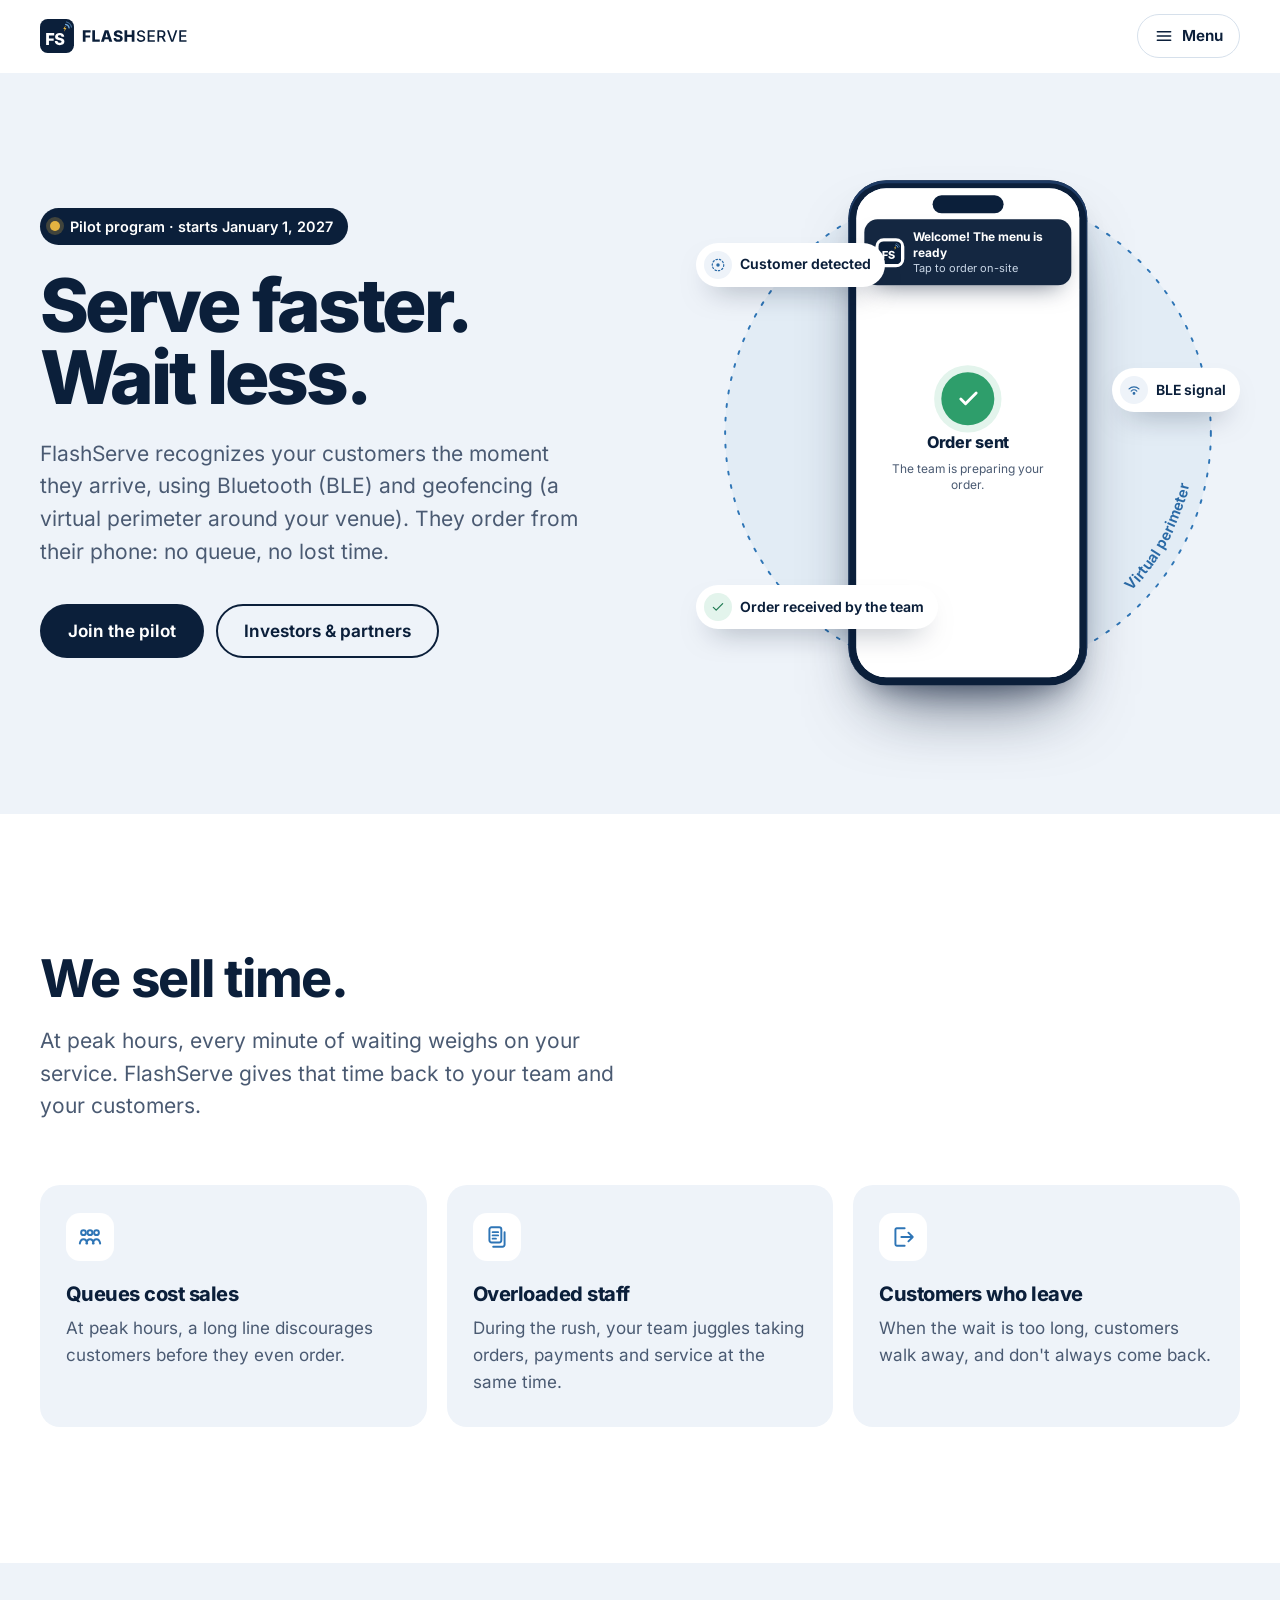
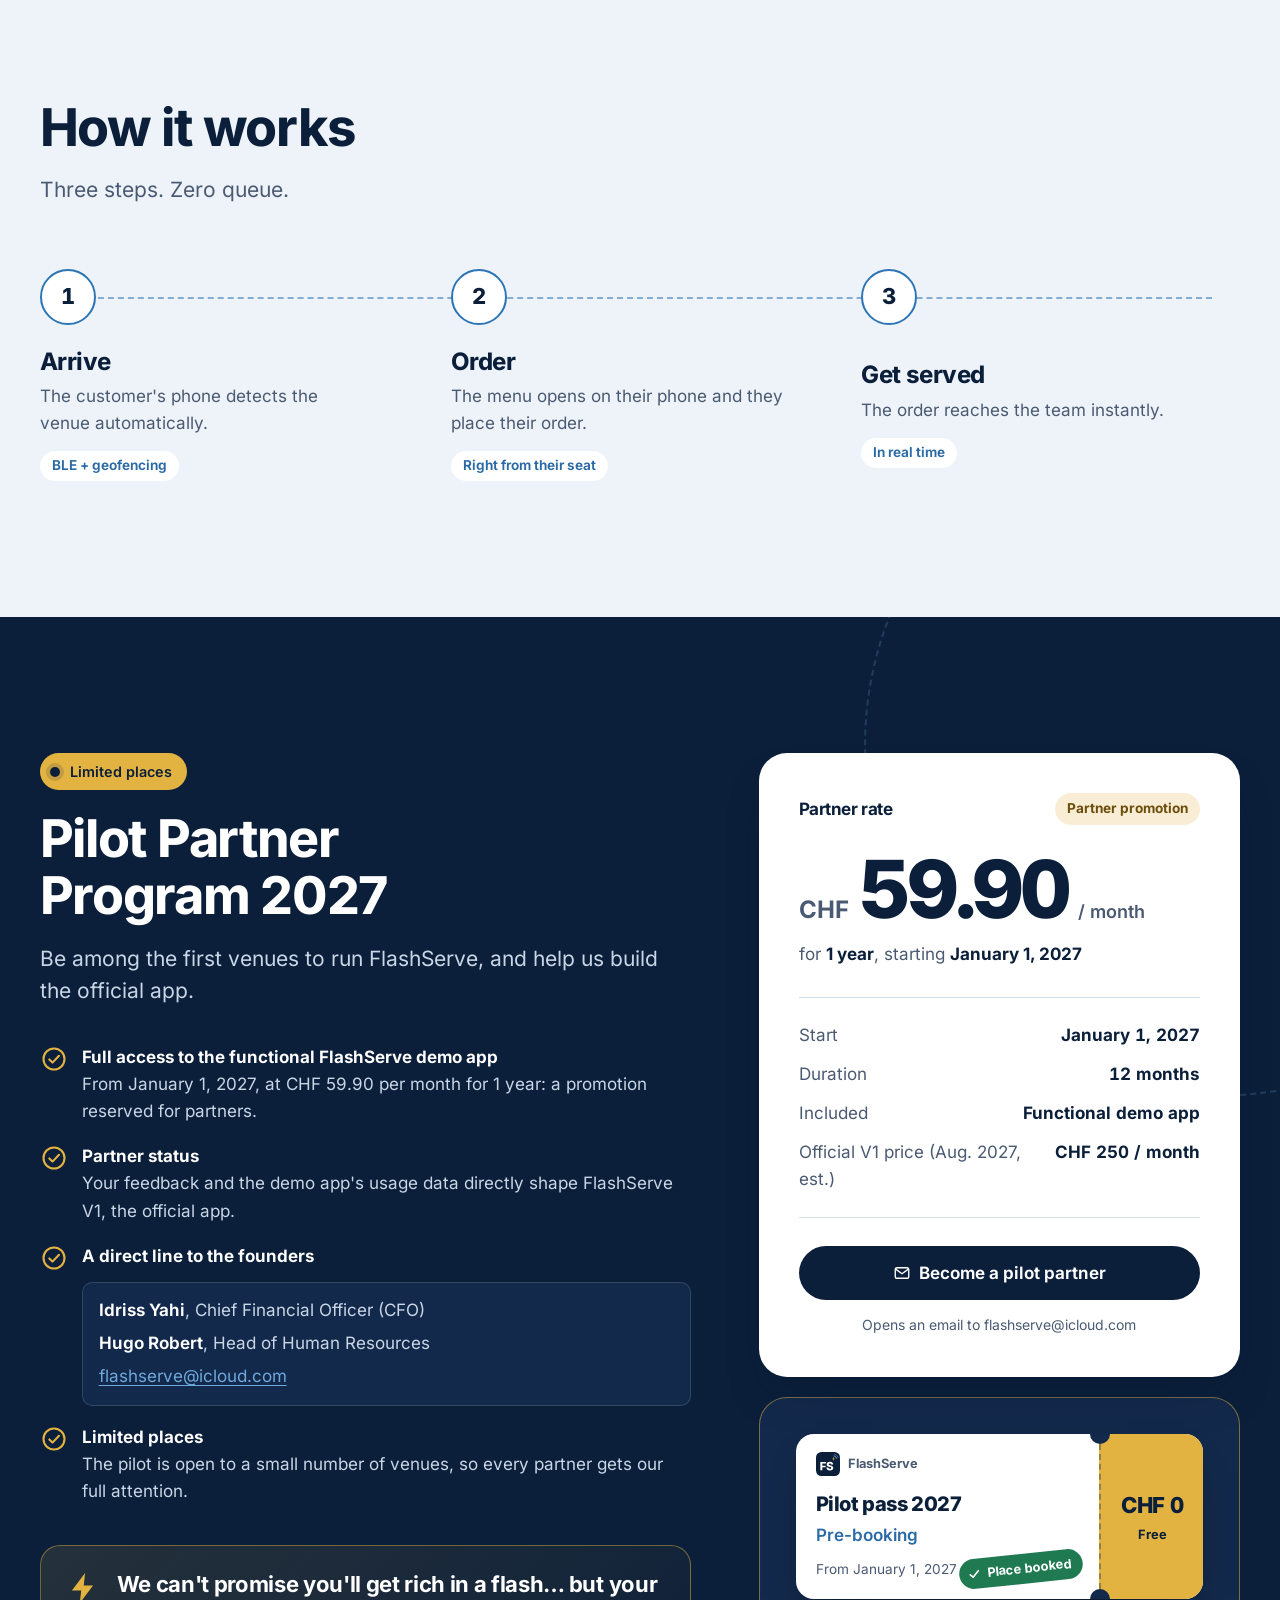
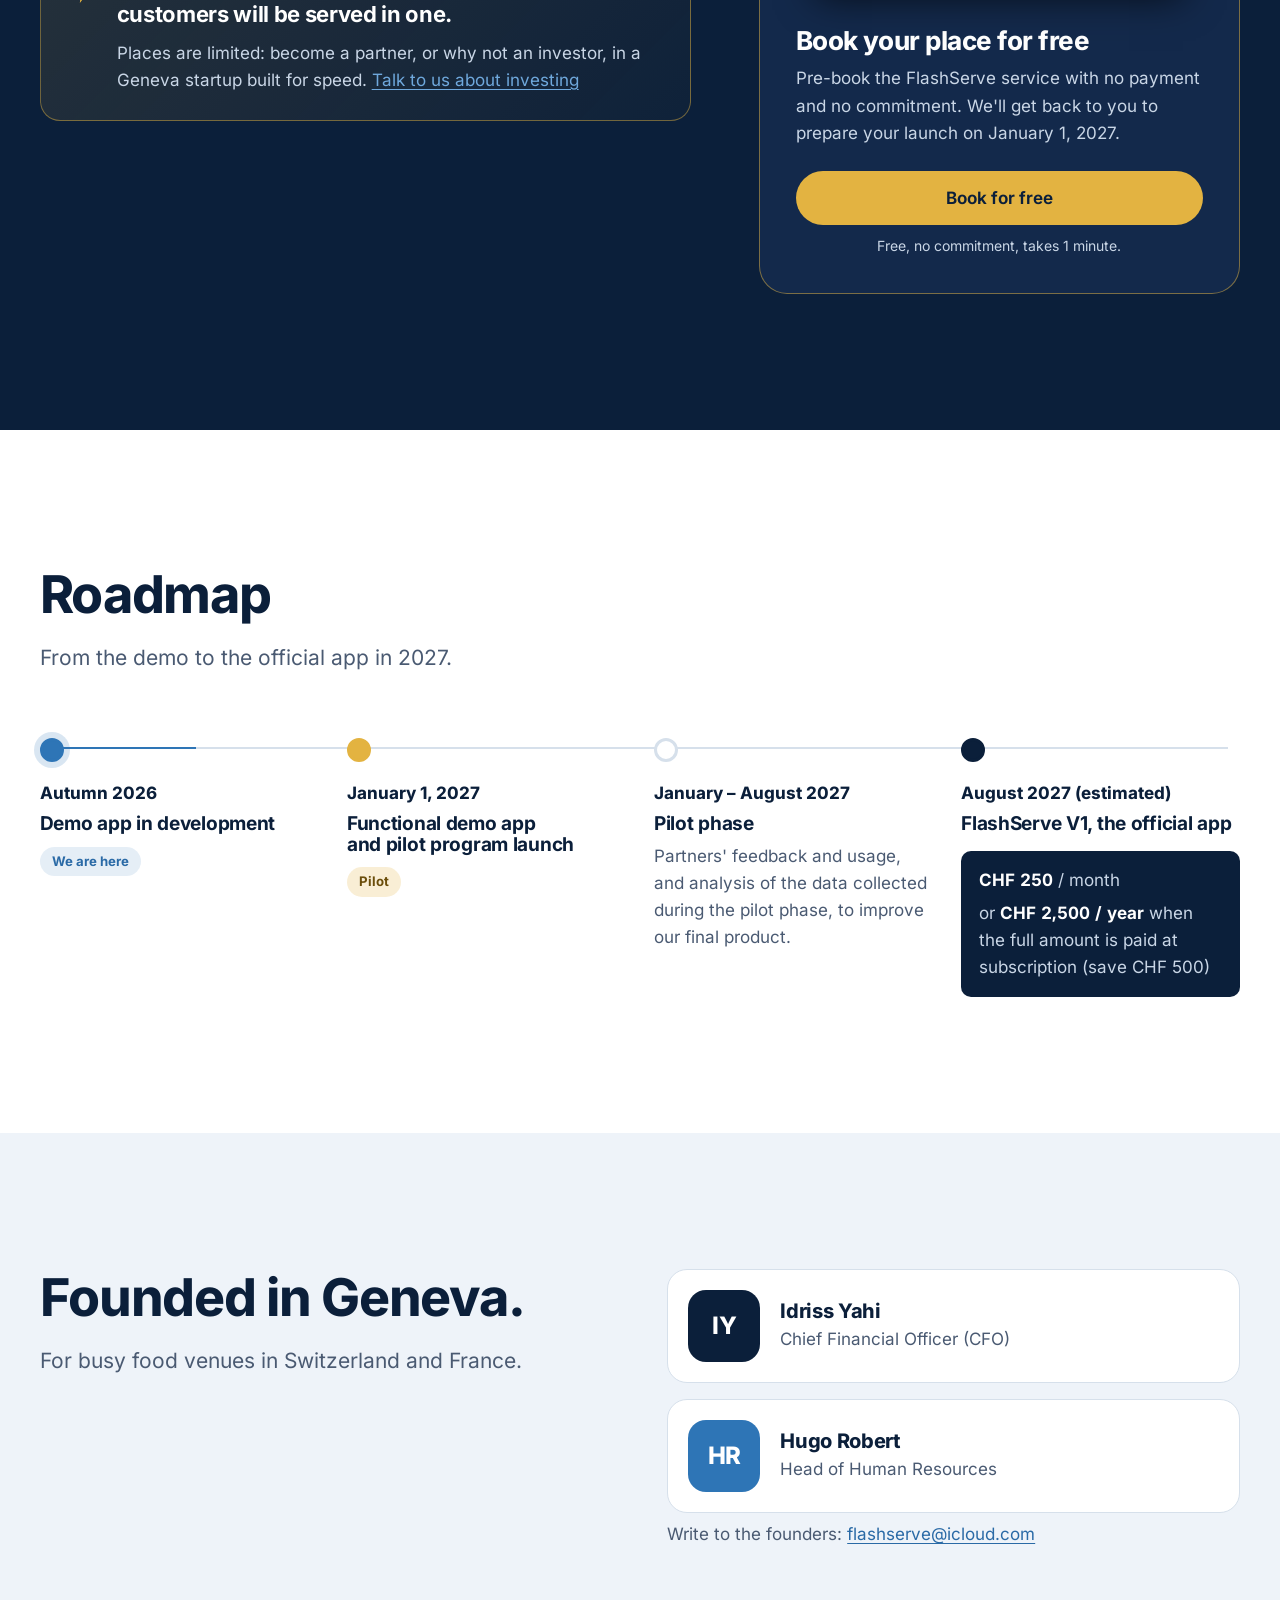
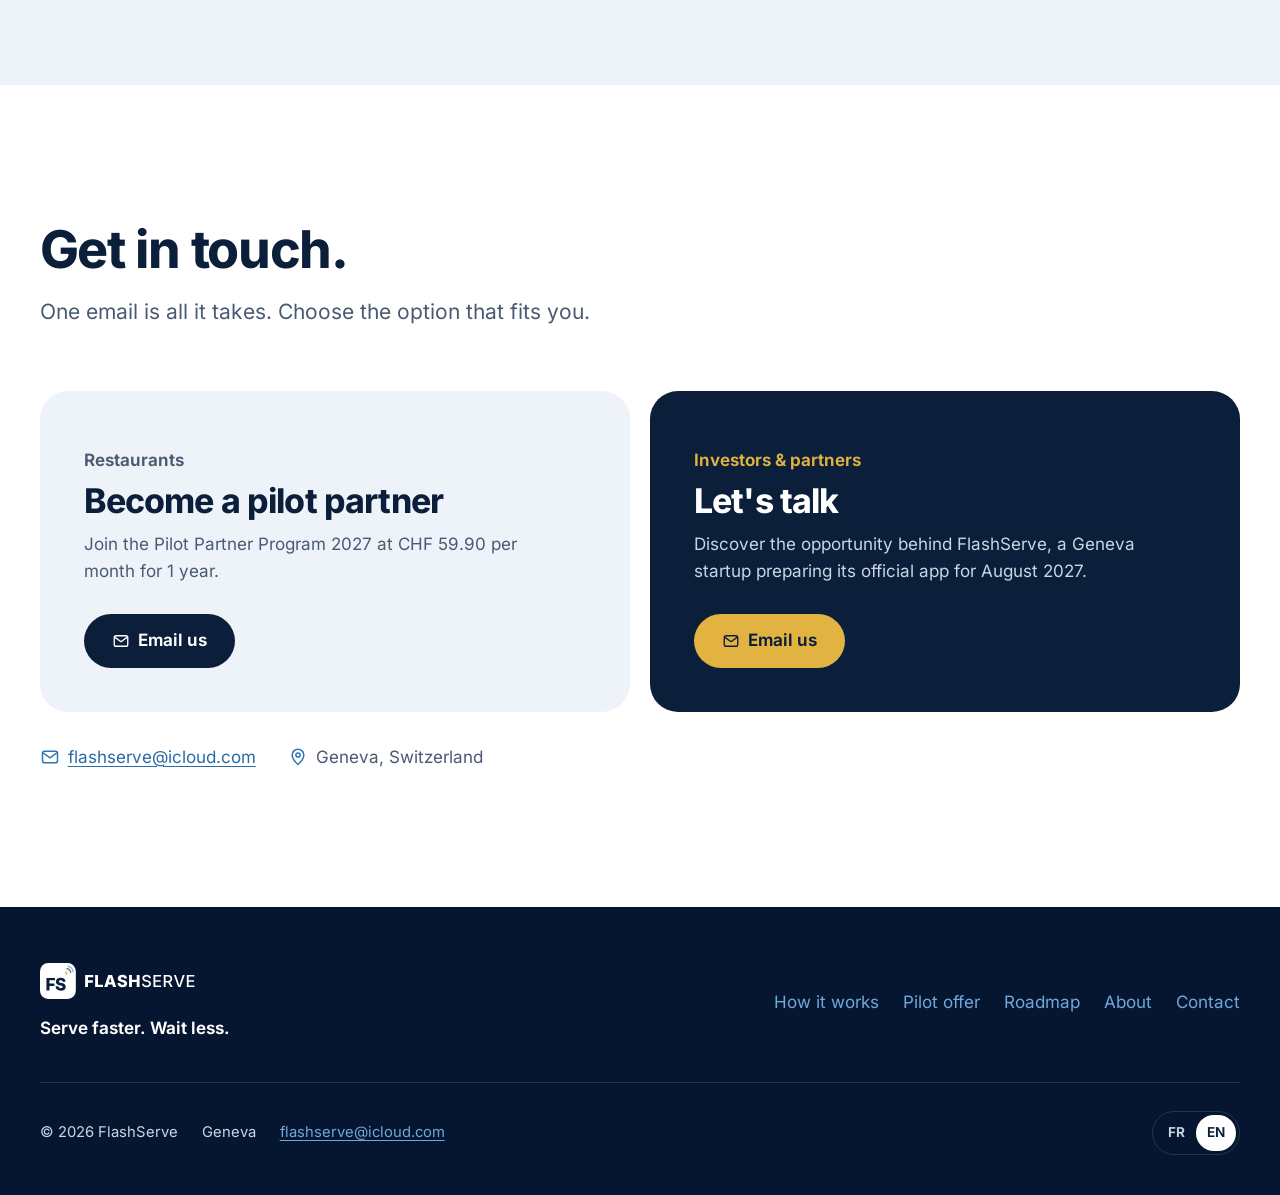
<file: en/index.html>
<!DOCTYPE html>
<html lang="en">
<head>
  <meta charset="utf-8">
  <meta name="viewport" content="width=device-width, initial-scale=1">
  <meta http-equiv="Content-Security-Policy" content="default-src 'none'; script-src 'self'; style-src 'self'; img-src 'self'; font-src 'self'; manifest-src 'self'; connect-src 'self' https://api.web3forms.com; base-uri 'none'; form-action https://api.web3forms.com; object-src 'none'; upgrade-insecure-requests">
  <meta name="referrer" content="strict-origin-when-cross-origin">
  <title>FlashServe: on-site ordering without the wait | Geneva</title>
  <meta name="description" content="Your customers order from their phone the moment they arrive, thanks to Bluetooth (BLE) and geofencing. Pilot program from January 1, 2027 at CHF 59.90/month.">
  <link rel="canonical" href="https://flashserve-ch.github.io/en/">
  <link rel="alternate" hreflang="fr" href="https://flashserve-ch.github.io/">
  <link rel="alternate" hreflang="en" href="https://flashserve-ch.github.io/en/">
  <link rel="alternate" hreflang="x-default" href="https://flashserve-ch.github.io/">

  <meta property="og:type" content="website">
  <meta property="og:site_name" content="FlashServe">
  <meta property="og:title" content="FlashServe: serve faster, wait less">
  <meta property="og:description" content="Your customers order from their phone the moment they arrive, thanks to Bluetooth (BLE) and geofencing. Pilot program from January 1, 2027 at CHF 59.90/month.">
  <meta property="og:url" content="https://flashserve-ch.github.io/en/">
  <meta property="og:locale" content="en_US">
  <meta property="og:locale:alternate" content="fr_CH">
  <meta property="og:image" content="https://flashserve-ch.github.io/assets/img/og-en.png">
  <meta property="og:image:width" content="1200">
  <meta property="og:image:height" content="630">
  <meta property="og:image:alt" content="FlashServe logo on a navy background with the tagline “Serve faster. Wait less.”">
  <meta name="twitter:card" content="summary_large_image">

  <meta name="theme-color" content="#0B1F3A">
  <link rel="icon" href="../favicon.ico" sizes="32x32">
  <link rel="icon" href="../favicon.svg" type="image/svg+xml">
  <link rel="apple-touch-icon" href="../apple-touch-icon.png">
  <link rel="manifest" href="../site.webmanifest">

  <link rel="preload" href="../assets/fonts/inter-latin-var.woff2" as="font" type="font/woff2" crossorigin>
  <link rel="stylesheet" href="../assets/css/styles.css?v=1.1.0">
  <script src="../assets/js/main.js?v=1.1.0" defer></script>
  <script type="application/ld+json">{"@context": "https://schema.org", "@type": "Organization", "name": "FlashServe", "url": "https://flashserve-ch.github.io/", "logo": "https://flashserve-ch.github.io/icon-512.png", "email": "flashserve@icloud.com", "description": "Your customers order from their phone the moment they arrive, thanks to Bluetooth (BLE) and geofencing. Pilot program from January 1, 2027 at CHF 59.90/month.", "foundingLocation": {"@type": "Place", "name": "Geneva, Switzerland"}, "areaServed": ["CH", "FR"], "founder": [{"@type": "Person", "name": "Idriss Yahi", "jobTitle": "CFO"}, {"@type": "Person", "name": "Hugo Robert", "jobTitle": "Head of Human Resources"}]}</script>
</head>
<body>
  <a class="skip-link" href="#main">Skip to content</a>

  <header class="site-header">
    <div class="container header-inner">
      <a class="logo" href="./" aria-label="FlashServe, back to home">
        <img src="../assets/img/logo.svg" alt="" width="148" height="34">
      </a>

      <nav class="nav-desktop" aria-label="Main navigation">
        <ul>
          <li><a class="nav-link" href="#how">How it works</a></li>
          <li><a class="nav-link" href="#pilot">Pilot offer</a></li>
          <li><a class="nav-link" href="#roadmap">Roadmap</a></li>
          <li><a class="nav-link" href="#about">About</a></li>
          <li><a class="nav-link" href="#contact">Contact</a></li>
        </ul>
      </nav>

      <div class="header-actions">
        <div class="lang-switch" role="group" aria-label="Choose language"><a href="../" hreflang="fr" lang="fr" data-lang-link>FR</a><span aria-current="true" lang="en">EN</span></div>
        <a class="btn btn--outline" href="mailto:flashserve@icloud.com?subject=FLASHSERVE%20Contact%20---"><svg viewBox="0 0 24 24" aria-hidden="true" focusable="false" fill="none" stroke="currentColor" stroke-width="1.8" stroke-linecap="round" stroke-linejoin="round"><rect x="3" y="5" width="18" height="14" rx="2.5"/><path d="m4 7.2 8 5.8 8-5.8"/></svg>Contact us</a>
        <a class="btn btn--primary" href="#pilot">Become a partner</a>
      </div>

      <details class="nav-mobile">
        <summary>
          <span class="icon-open"><svg viewBox="0 0 24 24" aria-hidden="true" focusable="false" fill="none" stroke="currentColor" stroke-width="1.8" stroke-linecap="round" stroke-linejoin="round"><path d="M4 7h16M4 12h16M4 17h16"/></svg></span><span class="icon-close"><svg viewBox="0 0 24 24" aria-hidden="true" focusable="false" fill="none" stroke="currentColor" stroke-width="1.8" stroke-linecap="round" stroke-linejoin="round"><path d="M6 6l12 12M18 6 6 18"/></svg></span>
          Menu
        </summary>
        <div class="mobile-panel">
          <nav aria-label="Main menu">
            <ul>
          <li><a class="nav-link" href="#how">How it works</a></li>
          <li><a class="nav-link" href="#pilot">Pilot offer</a></li>
          <li><a class="nav-link" href="#roadmap">Roadmap</a></li>
          <li><a class="nav-link" href="#about">About</a></li>
          <li><a class="nav-link" href="#contact">Contact</a></li>
            </ul>
          </nav>
          <a class="btn btn--primary" href="#pilot">Become a partner</a>
          <a class="btn btn--outline" href="mailto:flashserve@icloud.com?subject=FLASHSERVE%20Contact%20---"><svg viewBox="0 0 24 24" aria-hidden="true" focusable="false" fill="none" stroke="currentColor" stroke-width="1.8" stroke-linecap="round" stroke-linejoin="round"><rect x="3" y="5" width="18" height="14" rx="2.5"/><path d="m4 7.2 8 5.8 8-5.8"/></svg>Contact us</a>
          <div class="lang-switch" role="group" aria-label="Choose language"><a href="../" hreflang="fr" lang="fr" data-lang-link>FR</a><span aria-current="true" lang="en">EN</span></div>
        </div>
      </details>
    </div>
  </header>

  <main id="main">
    <!-- Hero -->
    <section class="hero" aria-labelledby="hero-title">
      <div class="container hero-grid">
        <div class="hero-copy">
          <p class="badge"><span class="badge-dot" aria-hidden="true"></span>Pilot program · starts January 1, 2027</p>
          <h1 id="hero-title"><span>Serve faster.</span> <span>Wait less.</span></h1>
          <p class="lead">FlashServe recognizes your customers the moment they arrive, using Bluetooth (BLE) and geofencing (a virtual perimeter around your venue). They order from their phone: no queue, no lost time.</p>
          <div class="hero-actions">
            <a class="btn btn--primary btn--lg" href="#pilot">Join the pilot</a>
            <a class="btn btn--outline btn--lg" href="#contact">Investors &amp; partners</a>
          </div>
        </div>

        <div class="hero-visual" role="img" aria-label="Animated illustration: a customer's phone detects the restaurant via Bluetooth and geofencing, shows the menu, then sends the order to the team.">
          <svg class="radar" viewBox="0 0 560 560" aria-hidden="true" focusable="false">
            <defs><path id="zone-arc-en" d="M 414.2 471.7 A 234 234 0 0 0 513.9 288.2"/></defs>
            <circle class="geofence" cx="280" cy="280" r="250"/>
            <text class="zone-label"><textPath href="#zone-arc-en" startOffset="50%" text-anchor="middle">Virtual perimeter</textPath></text>
            <circle class="ring ring-1" cx="280" cy="280" r="230"/>
            <circle class="ring ring-2" cx="280" cy="280" r="230"/>
            <circle class="ring ring-3" cx="280" cy="280" r="230"/>
          </svg>

          <div class="phone" aria-hidden="true">
            <div class="phone-screen">
              <span class="ph-island"></span>
              <div class="ph-status"><span>12:30</span><span>5G</span></div>
              <div class="ph-notif">
                <span class="ph-notif-icon"><img src="../assets/img/logo-mark.svg" alt="" width="24" height="24"></span>
                <span><strong>Welcome! The menu is ready</strong><small>Tap to order on-site</small></span>
              </div>
              <div class="ph-venue">
                <div class="ph-venue-name">Your restaurant</div>
                <div class="ph-venue-meta"><i></i>You're on-site</div>
              </div>
              <div class="ph-tabs"><span>All</span><span>Mains</span><span>Drinks</span></div>
              <ul class="ph-menu">
                  <li class="ph-item">
                    <span class="ph-thumb"><svg viewBox="0 0 24 24" aria-hidden="true" focusable="false" fill="none" stroke="currentColor" stroke-width="1.8" stroke-linecap="round" stroke-linejoin="round"><path d="M4 10.5C4 7.1 7.6 5 12 5s8 2.1 8 5.5H4Z"/><path d="M3 14h18"/><path d="M5 17h14a2 2 0 0 1-2 2H7a2 2 0 0 1-2-2Z"/></svg></span>
                    <span class="ph-item-text"><span class="ph-item-name">House burger</span><span class="ph-item-price">CHF 18.50</span></span>
                    <span class="ph-add ph-add--1"><svg viewBox="0 0 24 24" aria-hidden="true" focusable="false" fill="none" stroke="currentColor" stroke-width="1.8" stroke-linecap="round" stroke-linejoin="round"><path d="M12 5.5v13M5.5 12h13"/></svg></span>
                  </li>
                  <li class="ph-item">
                    <span class="ph-thumb"><svg viewBox="0 0 24 24" aria-hidden="true" focusable="false" fill="none" stroke="currentColor" stroke-width="1.8" stroke-linecap="round" stroke-linejoin="round"><path d="M6 10h12l-1.5 10h-9L6 10Z"/><path d="M8.2 10V4.5M11 10V3.5M13.8 10V4.5M16.2 10V6"/></svg></span>
                    <span class="ph-item-text"><span class="ph-item-name">House fries</span><span class="ph-item-price">CHF 6.00</span></span>
                    <span class="ph-add ph-add--2"><svg viewBox="0 0 24 24" aria-hidden="true" focusable="false" fill="none" stroke="currentColor" stroke-width="1.8" stroke-linecap="round" stroke-linejoin="round"><path d="M12 5.5v13M5.5 12h13"/></svg></span>
                  </li>
                  <li class="ph-item">
                    <span class="ph-thumb"><svg viewBox="0 0 24 24" aria-hidden="true" focusable="false" fill="none" stroke="currentColor" stroke-width="1.8" stroke-linecap="round" stroke-linejoin="round"><path d="M7 7.5h10L15.8 20H8.2L7 7.5Z"/><path d="M12 7.5 14 3h3"/><path d="M7.5 11.5h9"/></svg></span>
                    <span class="ph-item-text"><span class="ph-item-name">Lemonade</span><span class="ph-item-price">CHF 4.50</span></span>
                    <span class="ph-add ph-add--3"><svg viewBox="0 0 24 24" aria-hidden="true" focusable="false" fill="none" stroke="currentColor" stroke-width="1.8" stroke-linecap="round" stroke-linejoin="round"><path d="M12 5.5v13M5.5 12h13"/></svg></span>
                  </li>
                  <li class="ph-item">
                    <span class="ph-thumb"><svg viewBox="0 0 24 24" aria-hidden="true" focusable="false" fill="none" stroke="currentColor" stroke-width="1.8" stroke-linecap="round" stroke-linejoin="round"><path d="M5 9h11v5a5 5 0 0 1-5 5h-1a5 5 0 0 1-5-5V9Z"/><path d="M16 10.5h1.4a2.5 2.5 0 0 1 0 5H15.6"/><path d="M8.5 3.5V6M12 3.5V6"/></svg></span>
                    <span class="ph-item-text"><span class="ph-item-name">Coffee</span><span class="ph-item-price">CHF 3.80</span></span>
                    <span class="ph-add ph-add--4"><svg viewBox="0 0 24 24" aria-hidden="true" focusable="false" fill="none" stroke="currentColor" stroke-width="1.8" stroke-linecap="round" stroke-linejoin="round"><path d="M12 5.5v13M5.5 12h13"/></svg></span>
                  </li>
              </ul>
              <div class="ph-cart">
                <div class="ph-cart-btn"><span class="t0">Add your dishes</span><span class="t1">Order · CHF 18.50</span><span class="t2">Order · CHF 24.50</span></div>
              </div>
              <div class="ph-sent">
                <span class="ph-check"><svg viewBox="0 0 24 24" aria-hidden="true" focusable="false" fill="none" stroke="currentColor" stroke-width="2.6" stroke-linecap="round" stroke-linejoin="round"><path d="m5 12.5 4.3 4.3L19 7"/></svg></span>
                <strong>Order sent</strong>
                <small>The team is preparing your order.</small>
              </div>
            </div>
          </div>

          <span class="chip chip--geo" aria-hidden="true"><span class="chip-icon"><svg viewBox="0 0 24 24" aria-hidden="true" focusable="false" fill="none" stroke="currentColor" stroke-width="1.8" stroke-linecap="round" stroke-linejoin="round"><circle cx="12" cy="12" r="8.6" stroke-dasharray="2.2 3"/><circle cx="12" cy="12" r="2.6" fill="currentColor" stroke="none"/></svg></span>Customer detected</span>
          <span class="chip chip--ble" aria-hidden="true"><span class="chip-icon"><svg viewBox="0 0 24 24" aria-hidden="true" focusable="false" fill="none" stroke="currentColor" stroke-width="1.8" stroke-linecap="round" stroke-linejoin="round"><path d="M4.6 10.3a10.5 10.5 0 0 1 14.8 0M7.8 13.6a6 6 0 0 1 8.4 0"/><circle cx="12" cy="17.2" r="1.2" fill="currentColor"/></svg></span>BLE signal</span>
          <span class="chip chip--team" aria-hidden="true"><span class="chip-icon"><svg viewBox="0 0 24 24" aria-hidden="true" focusable="false" fill="none" stroke="currentColor" stroke-width="1.8" stroke-linecap="round" stroke-linejoin="round"><path d="m5 12.5 4.3 4.3L19 7"/></svg></span>Order received by the team</span>
        </div>
      </div>
    </section>

    <!-- We sell time -->
    <section class="section" id="time" aria-labelledby="time-title">
      <div class="container">
        <div class="section-head">
          <h2 id="time-title">We sell time.</h2>
          <p class="lead">At peak hours, every minute of waiting weighs on your service. FlashServe gives that time back to your team and your customers.</p>
        </div>
        <ul class="problems">
          <li class="problem">
            <div class="problem-icon"><svg viewBox="0 0 24 24" aria-hidden="true" focusable="false" fill="none" stroke="currentColor" stroke-width="1.8" stroke-linecap="round" stroke-linejoin="round"><circle cx="6" cy="8" r="2.2"/><circle cx="12" cy="8" r="2.2"/><circle cx="18" cy="8" r="2.2"/><path d="M2.6 18c.4-2.6 1.7-4 3.4-4s3 1.4 3.4 4M8.6 18c.4-2.6 1.7-4 3.4-4s3 1.4 3.4 4M14.6 18c.4-2.6 1.7-4 3.4-4s3 1.4 3.4 4"/></svg></div>
            <h3>Queues cost sales</h3>
            <p>At peak hours, a long line discourages customers before they even order.</p>
          </li>
          <li class="problem">
            <div class="problem-icon"><svg viewBox="0 0 24 24" aria-hidden="true" focusable="false" fill="none" stroke="currentColor" stroke-width="1.8" stroke-linecap="round" stroke-linejoin="round"><rect x="5" y="3" width="11" height="14" rx="2"/><path d="M8.5 21H17a2 2 0 0 0 2-2V7.5"/><path d="M8 7.5h5M8 10.5h5M8 13.5h3"/></svg></div>
            <h3>Overloaded staff</h3>
            <p>During the rush, your team juggles taking orders, payments and service at the same time.</p>
          </li>
          <li class="problem">
            <div class="problem-icon"><svg viewBox="0 0 24 24" aria-hidden="true" focusable="false" fill="none" stroke="currentColor" stroke-width="1.8" stroke-linecap="round" stroke-linejoin="round"><path d="M13.5 4H6.2a1.2 1.2 0 0 0-1.2 1.2v13.6A1.2 1.2 0 0 0 6.2 20h7.3"/><path d="M10.5 12H21M17 8l4 4-4 4"/></svg></div>
            <h3>Customers who leave</h3>
            <p>When the wait is too long, customers walk away, and don't always come back.</p>
          </li>
        </ul>
      </div>
    </section>

    <!-- How it works -->
    <section class="section section--glacier" id="how" aria-labelledby="how-title">
      <div class="container">
        <div class="section-head">
          <h2 id="how-title">How it works</h2>
          <p class="lead">Three steps. Zero queue.</p>
        </div>
        <ol class="steps">
          <li class="step">
            <span class="step-num" aria-hidden="true">1</span>
            <div class="step-body">
              <h3><span class="visually-hidden">1. </span>Arrive</h3>
              <p>The customer's phone detects the venue automatically.</p>
              <span class="step-tag">BLE + geofencing</span>
            </div>
          </li>
          <li class="step">
            <span class="step-num" aria-hidden="true">2</span>
            <div class="step-body">
              <h3><span class="visually-hidden">2. </span>Order</h3>
              <p>The menu opens on their phone and they place their order.</p>
              <span class="step-tag">Right from their seat</span>
            </div>
          </li>
          <li class="step">
            <span class="step-num" aria-hidden="true">3</span>
            <div class="step-body">
              <h3><span class="visually-hidden">3. </span>Get served</h3>
              <p>The order reaches the team instantly.</p>
              <span class="step-tag">In real time</span>
            </div>
          </li>
        </ol>
      </div>
    </section>

    <!-- Pilot offer -->
    <section class="section section--navy pilot on-dark" id="pilot" aria-labelledby="pilot-title">
      <div class="container pilot-grid">
        <div class="pilot-copy">
          <p class="badge badge--gold"><span class="badge-dot" aria-hidden="true"></span>Limited places</p>
          <h2 id="pilot-title">Pilot Partner Program 2027</h2>
          <p class="lead">Be among the first venues to run FlashServe, and help us build the official app.</p>
          <ul class="included">
            <li>
              <svg viewBox="0 0 24 24" aria-hidden="true" focusable="false" fill="none" stroke="currentColor" stroke-width="1.8" stroke-linecap="round" stroke-linejoin="round"><circle cx="12" cy="12" r="9"/><path d="m8 12.4 2.7 2.7L16.3 9.3"/></svg>
              <div>
              <strong>Full access to the functional FlashServe demo app</strong>
              <span>From January 1, 2027, at CHF 59.90 per month for 1 year: a promotion reserved for partners.</span>
              </div>
            </li>
            <li>
              <svg viewBox="0 0 24 24" aria-hidden="true" focusable="false" fill="none" stroke="currentColor" stroke-width="1.8" stroke-linecap="round" stroke-linejoin="round"><circle cx="12" cy="12" r="9"/><path d="m8 12.4 2.7 2.7L16.3 9.3"/></svg>
              <div>
              <strong>Partner status</strong>
              <span>Your feedback and the demo app's usage data directly shape FlashServe V1, the official app.</span>
              </div>
            </li>
            <li>
              <svg viewBox="0 0 24 24" aria-hidden="true" focusable="false" fill="none" stroke="currentColor" stroke-width="1.8" stroke-linecap="round" stroke-linejoin="round"><circle cx="12" cy="12" r="9"/><path d="m8 12.4 2.7 2.7L16.3 9.3"/></svg>
              <div>
              <strong>A direct line to the founders</strong>
              <div class="founders-line">
                <p><b>Idriss Yahi</b>, Chief Financial Officer (CFO)</p>
                <p><b>Hugo Robert</b>, Head of Human Resources</p>
                <p><a href="mailto:flashserve@icloud.com?subject=FLASHSERVE%20Contact%20---">flashserve@icloud.com</a></p>
              </div>
              </div>
            </li>
            <li>
              <svg viewBox="0 0 24 24" aria-hidden="true" focusable="false" fill="none" stroke="currentColor" stroke-width="1.8" stroke-linecap="round" stroke-linejoin="round"><circle cx="12" cy="12" r="9"/><path d="m8 12.4 2.7 2.7L16.3 9.3"/></svg>
              <div>
              <strong>Limited places</strong>
              <span>The pilot is open to a small number of venues, so every partner gets our full attention.</span>
              </div>
            </li>
          </ul>
          <div class="wink">
            <svg viewBox="0 0 24 24" aria-hidden="true" focusable="false"><path fill="currentColor" d="M13.4 2 4.6 13.6h6.2L9.9 22l8.8-11.6h-6.2L13.4 2Z"/></svg>
            <div>
              <p class="wink-joke">We can't promise you'll get rich in a flash… but your customers will be served in one.</p>
              <p class="wink-cta">Places are limited: become a partner, or why not an investor, in a Geneva startup built for speed. <a href="mailto:flashserve@icloud.com?subject=FLASHSERVE%20Investor%20%26%20partner%20request%20---&amp;body=Hello%20Idriss%20and%20Hugo%2C%0D%0A%0D%0AI%27d%20like%20to%20talk%20with%20you%20about%20FlashServe.%0D%0A%0D%0AName%3A%0D%0AOrganization%3A%0D%0AI%27m%20interested%20as%3A%20investor%20%2F%20partner%0D%0A%0D%0ABest%20regards%2C">Talk to us about investing</a></p>
            </div>
          </div>
        </div>

        <div class="pilot-side">
        <aside class="price-card" aria-labelledby="price-title">
          <div class="price-card-top">
            <h3 class="price-label" id="price-title">Partner rate</h3>
            <span class="price-promo">Partner promotion</span>
          </div>
          <p class="price"><span class="price-currency">CHF</span><span class="price-amount">59.90</span><span class="price-period">/ month</span></p>
          <p class="price-terms">for <b>1 year</b>, starting <b>January 1, 2027</b></p>
          <ul class="price-facts">
              <li><span>Start</span><b>January 1, 2027</b></li>
              <li><span>Duration</span><b>12 months</b></li>
              <li><span>Included</span><b>Functional demo app</b></li>
              <li><span>Official V1 price (Aug. 2027, est.)</span><b>CHF 250 / month</b></li>
          </ul>
          <a class="btn btn--primary btn--lg btn--block" href="mailto:flashserve@icloud.com?subject=FLASHSERVE%20Pilote%20request%20---&amp;body=Hello%20FlashServe%20team%2C%0D%0A%0D%0AWe%20would%20like%20to%20join%20the%20Pilot%20Partner%20Program%202027.%0D%0A%0D%0ARestaurant%20name%3A%0D%0ACity%3A%0D%0AContact%20person%3A%0D%0APhone%3A%0D%0A%0D%0AThank%20you%21"><svg viewBox="0 0 24 24" aria-hidden="true" focusable="false" fill="none" stroke="currentColor" stroke-width="1.8" stroke-linecap="round" stroke-linejoin="round"><rect x="3" y="5" width="18" height="14" rx="2.5"/><path d="m4 7.2 8 5.8 8-5.8"/></svg>Become a pilot partner</a>
          <p class="price-note">Opens an email to flashserve@icloud.com</p>
        </aside>

        <aside class="reserve-card" aria-labelledby="reserve-title">
          <div class="pass" aria-hidden="true">
            <div class="pass-main">
              <span class="pass-brand"><img src="../assets/img/logo-mark.svg" alt="" width="24" height="24">FlashServe</span>
              <strong class="pass-title">Pilot pass 2027</strong>
              <span class="pass-sub">Pre-booking</span>
              <span class="pass-date">From January 1, 2027</span>
            </div>
            <div class="pass-stub">
              <span class="pass-price">CHF 0</span>
              <span class="pass-free">Free</span>
            </div>
            <span class="pass-stamp"><svg viewBox="0 0 24 24" aria-hidden="true" focusable="false" fill="none" stroke="currentColor" stroke-width="2.6" stroke-linecap="round" stroke-linejoin="round"><path d="m5 12.5 4.3 4.3L19 7"/></svg>Place booked</span>
          </div>
          <h3 id="reserve-title">Book your place for free</h3>
          <p>Pre-book the FlashServe service with no payment and no commitment. We'll get back to you to prepare your launch on January 1, 2027.</p>
          <a class="btn btn--gold btn--lg btn--block" href="mailto:flashserve@icloud.com?subject=FLASHSERVE%20Pilote%20request%20---&amp;body=Hello%20FlashServe%20team%2C%0D%0A%0D%0AWe%20would%20like%20to%20join%20the%20Pilot%20Partner%20Program%202027.%0D%0A%0D%0ARestaurant%20name%3A%0D%0ACity%3A%0D%0AContact%20person%3A%0D%0APhone%3A%0D%0A%0D%0AThank%20you%21" data-open-reserve>Book for free</a>
          <p class="reserve-note">Free, no commitment, takes 1 minute.</p>
        </aside>
        </div>
      </div>
    </section>

    <!-- Roadmap -->
    <section class="section" id="roadmap" aria-labelledby="roadmap-title">
      <div class="container">
        <div class="section-head">
          <h2 id="roadmap-title">Roadmap</h2>
          <p class="lead">From the demo to the official app in 2027.</p>
        </div>
        <ol class="timeline">
          <li class="milestone milestone--now">
            <span class="milestone-dot" aria-hidden="true"></span>
            <time>Autumn 2026</time>
            <h3>Demo app in development</h3>
            <span class="milestone-tag">We are here</span>
          </li>
          <li class="milestone milestone--pilot">
            <span class="milestone-dot" aria-hidden="true"></span>
            <time>January 1, 2027</time>
            <h3>Functional demo app and pilot program launch</h3>
            <span class="milestone-tag">Pilot</span>
          </li>
          <li class="milestone">
            <span class="milestone-dot" aria-hidden="true"></span>
            <time>January – August 2027</time>
            <h3>Pilot phase</h3>
            <p>Partners' feedback and usage, and analysis of the data collected during the pilot phase, to improve our final product.</p>
          </li>
          <li class="milestone milestone--v1">
            <span class="milestone-dot" aria-hidden="true"></span>
            <time>August 2027 (estimated)</time>
            <h3>FlashServe V1, the official app</h3>
            <div class="v1-price">
              <p><b>CHF 250</b> / month</p>
              <p>or <b>CHF 2,500 / year</b> when the full amount is paid at subscription (save CHF 500)</p>
            </div>
          </li>
        </ol>
      </div>
    </section>

    <!-- About -->
    <section class="section section--glacier" id="about" aria-labelledby="about-title">
      <div class="container about-grid">
        <div class="section-head">
          <h2 id="about-title">Founded in Geneva.</h2>
          <p class="lead">For busy food venues in Switzerland and France.</p>
        </div>
        <div>
          <h3 class="visually-hidden">The founders</h3>
          <ul class="founders">
            <li class="founder">
              <span class="avatar" aria-hidden="true">IY</span>
              <div><h3>Idriss Yahi</h3><p>Chief Financial Officer (CFO)</p></div>
            </li>
            <li class="founder">
              <span class="avatar" aria-hidden="true">HR</span>
              <div><h3>Hugo Robert</h3><p>Head of Human Resources</p></div>
            </li>
          </ul>
          <p class="founders-mail">Write to the founders: <a href="mailto:flashserve@icloud.com">flashserve@icloud.com</a></p>
        </div>
      </div>
    </section>

    <!-- Contact -->
    <section class="section" id="contact" aria-labelledby="contact-title">
      <div class="container">
        <div class="section-head">
          <h2 id="contact-title">Get in touch.</h2>
          <p class="lead">One email is all it takes. Choose the option that fits you.</p>
        </div>
        <div class="contact-grid">
          <article class="contact-card contact-card--restaurants">
            <p class="contact-kicker">Restaurants</p>
            <h3>Become a pilot partner</h3>
            <p>Join the Pilot Partner Program 2027 at CHF 59.90 per month for 1 year.</p>
            <a class="btn btn--primary btn--lg" href="mailto:flashserve@icloud.com?subject=FLASHSERVE%20Pilote%20request%20---&amp;body=Hello%20FlashServe%20team%2C%0D%0A%0D%0AWe%20would%20like%20to%20join%20the%20Pilot%20Partner%20Program%202027.%0D%0A%0D%0ARestaurant%20name%3A%0D%0ACity%3A%0D%0AContact%20person%3A%0D%0APhone%3A%0D%0A%0D%0AThank%20you%21"><svg viewBox="0 0 24 24" aria-hidden="true" focusable="false" fill="none" stroke="currentColor" stroke-width="1.8" stroke-linecap="round" stroke-linejoin="round"><rect x="3" y="5" width="18" height="14" rx="2.5"/><path d="m4 7.2 8 5.8 8-5.8"/></svg>Email us<span class="visually-hidden">: Become a pilot partner</span></a>
          </article>
          <article class="contact-card contact-card--investors on-dark">
            <p class="contact-kicker">Investors &amp; partners</p>
            <h3>Let's talk</h3>
            <p>Discover the opportunity behind FlashServe, a Geneva startup preparing its official app for August 2027.</p>
            <a class="btn btn--gold btn--lg" href="mailto:flashserve@icloud.com?subject=FLASHSERVE%20Investor%20%26%20partner%20request%20---&amp;body=Hello%20Idriss%20and%20Hugo%2C%0D%0A%0D%0AI%27d%20like%20to%20talk%20with%20you%20about%20FlashServe.%0D%0A%0D%0AName%3A%0D%0AOrganization%3A%0D%0AI%27m%20interested%20as%3A%20investor%20%2F%20partner%0D%0A%0D%0ABest%20regards%2C"><svg viewBox="0 0 24 24" aria-hidden="true" focusable="false" fill="none" stroke="currentColor" stroke-width="1.8" stroke-linecap="round" stroke-linejoin="round"><rect x="3" y="5" width="18" height="14" rx="2.5"/><path d="m4 7.2 8 5.8 8-5.8"/></svg>Email us<span class="visually-hidden">: Investors &amp; partners</span></a>
          </article>
        </div>
        <ul class="contact-direct">
          <li><svg viewBox="0 0 24 24" aria-hidden="true" focusable="false" fill="none" stroke="currentColor" stroke-width="1.8" stroke-linecap="round" stroke-linejoin="round"><rect x="3" y="5" width="18" height="14" rx="2.5"/><path d="m4 7.2 8 5.8 8-5.8"/></svg><a href="mailto:flashserve@icloud.com">flashserve@icloud.com</a></li>
          <li><svg viewBox="0 0 24 24" aria-hidden="true" focusable="false" fill="none" stroke="currentColor" stroke-width="1.8" stroke-linecap="round" stroke-linejoin="round"><path d="M12 21s-7-6.1-7-11.4a7 7 0 0 1 14 0C19 14.9 12 21 12 21Z"/><circle cx="12" cy="9.6" r="2.5"/></svg>Geneva, Switzerland</li>
        </ul>
      </div>
    </section>
  </main>

  <footer class="site-footer on-dark">
    <div class="container">
      <div class="footer-top">
        <div class="footer-brand">
          <img src="../assets/img/logo-white.svg" alt="FlashServe" width="156" height="36">
          <p>Serve faster. Wait less.</p>
        </div>
        <nav class="footer-nav" aria-label="Site map">
          <ul>
          <li><a class="footer-link" href="#how">How it works</a></li>
          <li><a class="footer-link" href="#pilot">Pilot offer</a></li>
          <li><a class="footer-link" href="#roadmap">Roadmap</a></li>
          <li><a class="footer-link" href="#about">About</a></li>
          <li><a class="footer-link" href="#contact">Contact</a></li>
          </ul>
        </nav>
      </div>
      <div class="footer-bottom">
        <ul>
          <li>© 2026 FlashServe</li>
          <li>Geneva</li>
          <li><a href="mailto:flashserve@icloud.com">flashserve@icloud.com</a></li>
        </ul>
        <div class="lang-switch" role="group" aria-label="Choose language"><a href="../" hreflang="fr" lang="fr" data-lang-link>FR</a><span aria-current="true" lang="en">EN</span></div>
      </div>
    </div>
  </footer>

  <dialog class="reserve-dialog" id="reserve-dialog" aria-labelledby="dlg-title">
    <div class="dlg-inner">
      <button class="dlg-close" type="button" data-close-dialog aria-label="Close"><svg viewBox="0 0 24 24" aria-hidden="true" focusable="false" fill="none" stroke="currentColor" stroke-width="1.8" stroke-linecap="round" stroke-linejoin="round"><path d="M6 6l12 12M18 6 6 18"/></svg></button>

      <div class="dlg-view" data-view="form">
        <p class="badge badge--gold"><span class="badge-dot" aria-hidden="true"></span>CHF 0</p>
        <h2 id="dlg-title">Free pre-booking</h2>
        <p class="dlg-sub">Pilot Partner Program 2027. No payment is required.</p>
        <form class="reserve-form" action="https://api.web3forms.com/submit" method="post" data-lang="en" novalidate>
          <input type="hidden" name="access_key" value="700e89f6-f408-4777-9b61-8f0829322830">
          <p class="form-hint">Fields marked with an asterisk (*) are required.</p>
          <div class="field-grid">
            <div class="field">
              <label for="r-name-en">Full name <span aria-hidden="true">*</span></label>
              <input id="r-name-en" name="name" type="text" autocomplete="name" required maxlength="120">
            </div>
            <div class="field">
              <label for="r-phone-en">Phone <span aria-hidden="true">*</span></label>
              <input id="r-phone-en" name="phone" type="tel" autocomplete="tel" inputmode="tel" required maxlength="30" pattern="[\d\s\+\-\.\/\(\)]{8,30}" placeholder="+41 …">
            </div>
            <div class="field">
              <label for="r-restaurant-en">Restaurant name <span aria-hidden="true">*</span></label>
              <input id="r-restaurant-en" name="restaurant" type="text" autocomplete="organization" required maxlength="120">
            </div>
            <div class="field">
              <label for="r-city-en">City <span aria-hidden="true">*</span></label>
              <input id="r-city-en" name="city" type="text" autocomplete="address-level2" required maxlength="80">
            </div>
            <div class="field">
              <label for="r-email-en">Email <span class="opt">(optional)</span></label>
              <input id="r-email-en" name="email" type="email" autocomplete="email" maxlength="160">
            </div>
            <div class="field">
              <label for="r-type-en">Type of venue <span class="opt">(optional)</span></label>
              <select id="r-type-en" name="venue_type"><option value="">Choose…</option><option>Restaurant</option><option>Fast food</option><option>Café / bar</option><option>Food court</option><option>Stadium / event</option><option>Other</option></select>
            </div>
            <div class="field field--full">
              <label for="r-demand-en">Your request <span class="opt">(optional)</span></label>
              <textarea id="r-demand-en" name="demand" rows="3" maxlength="1000" placeholder="A question or a specific need? Write it here."></textarea>
            </div>
          </div>
          <input class="hp" type="checkbox" name="botcheck" tabindex="-1" aria-hidden="true">
          <label class="consent">
            <input type="checkbox" name="consent" required>
            <span>I agree that FlashServe may use this information to contact me about the pilot program. <span aria-hidden="true">*</span></span>
          </label>
          <p class="privacy">Your information is sent by email to FlashServe through the Web3Forms service, only to process your booking. It is never sold or used for any other purpose.</p>
          <button class="btn btn--primary btn--lg btn--block" type="submit" data-label="Send my booking" data-sending="Sending…">Send my booking</button>
          <p class="form-error" role="alert" hidden>Sending failed. Please try again in a moment or email us directly at <a href="mailto:flashserve@icloud.com?subject=FLASHSERVE%20Pilote%20request%20---&amp;body=Hello%20FlashServe%20team%2C%0D%0A%0D%0AWe%20would%20like%20to%20join%20the%20Pilot%20Partner%20Program%202027.%0D%0A%0D%0ARestaurant%20name%3A%0D%0ACity%3A%0D%0AContact%20person%3A%0D%0APhone%3A%0D%0A%0D%0AThank%20you%21">flashserve@icloud.com</a>.</p>
        </form>
      </div>

      <div class="dlg-view dlg-success" data-view="success" hidden>
        <span class="success-check"><svg viewBox="0 0 24 24" aria-hidden="true" focusable="false" fill="none" stroke="currentColor" stroke-width="2.6" stroke-linecap="round" stroke-linejoin="round"><path d="m5 12.5 4.3 4.3L19 7"/></svg></span>
        <h2 tabindex="-1">Booking sent!</h2>
        <p>Thank you, your place is pre-booked. We'll get back to you very soon to prepare your launch.</p>
        <button class="btn btn--primary btn--lg" type="button" data-close-dialog>Close</button>
      </div>
    </div>
  </dialog>
</body>
</html>
</file>
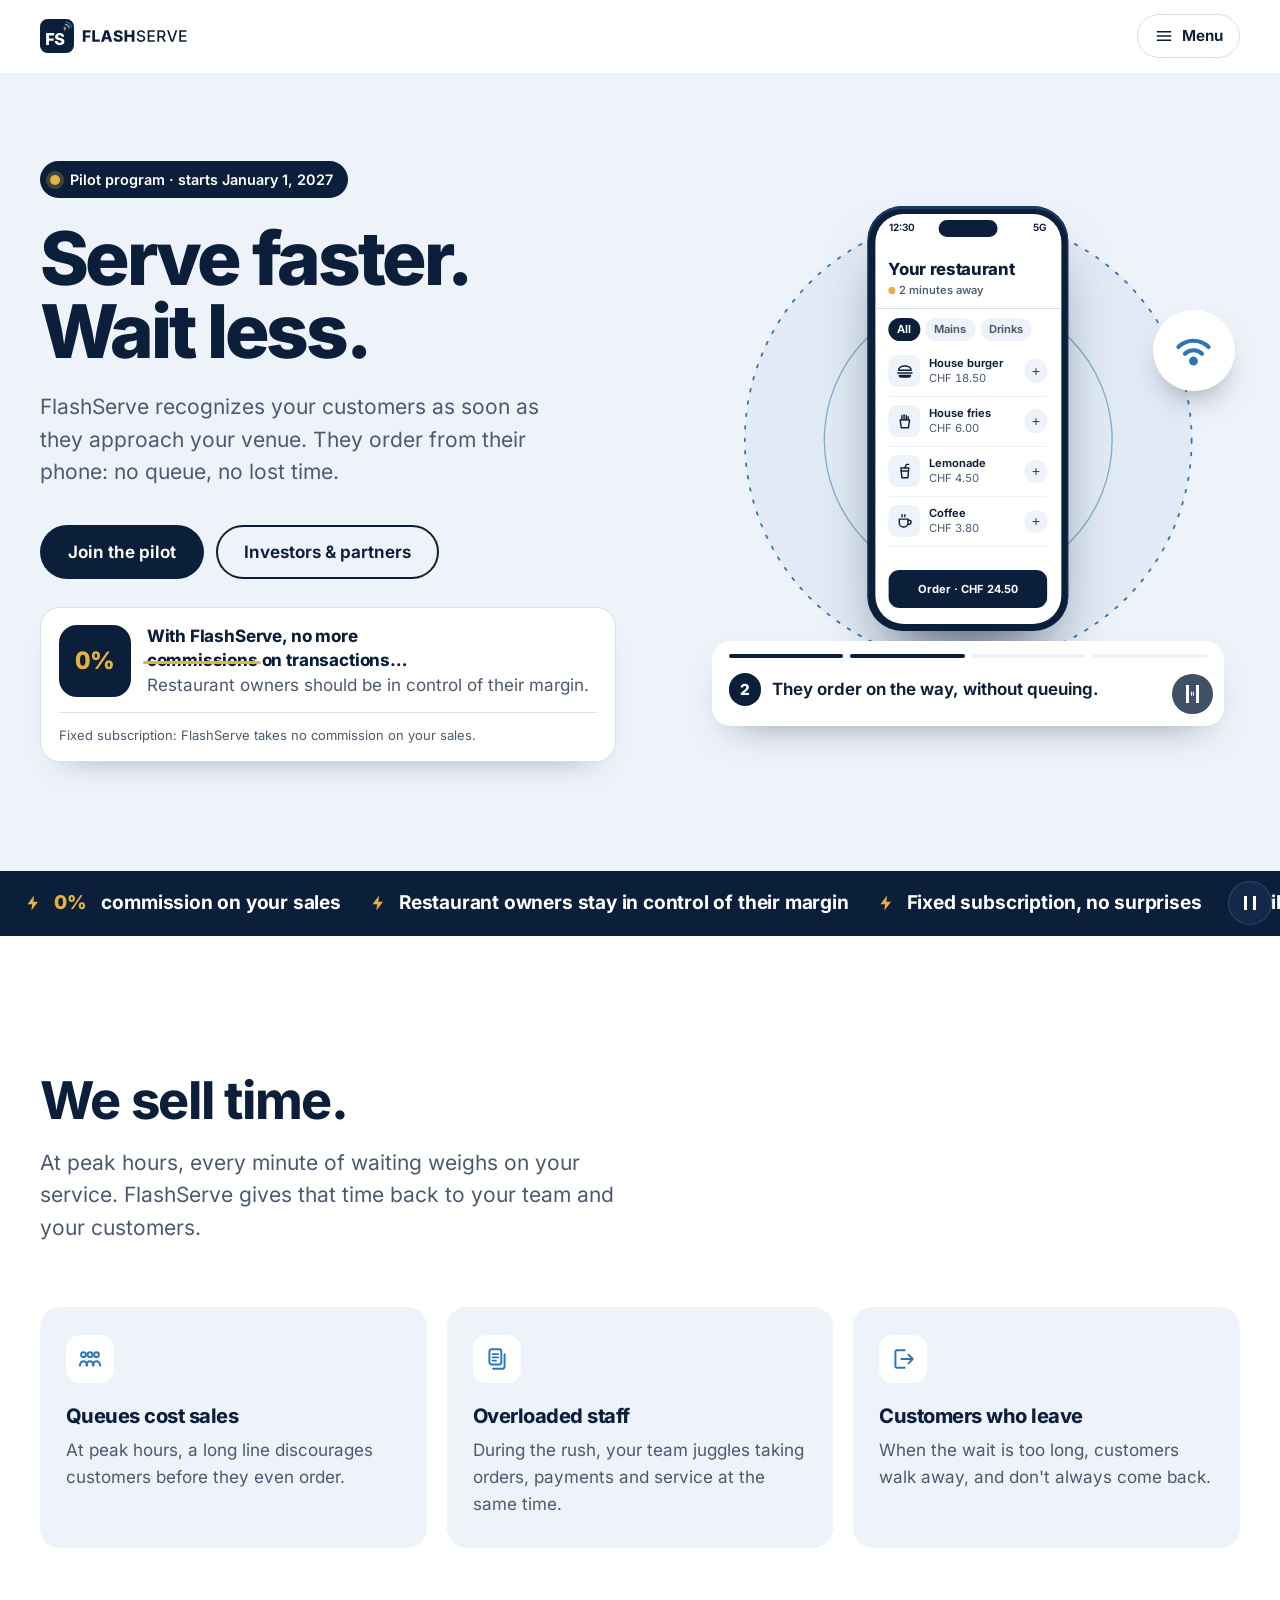
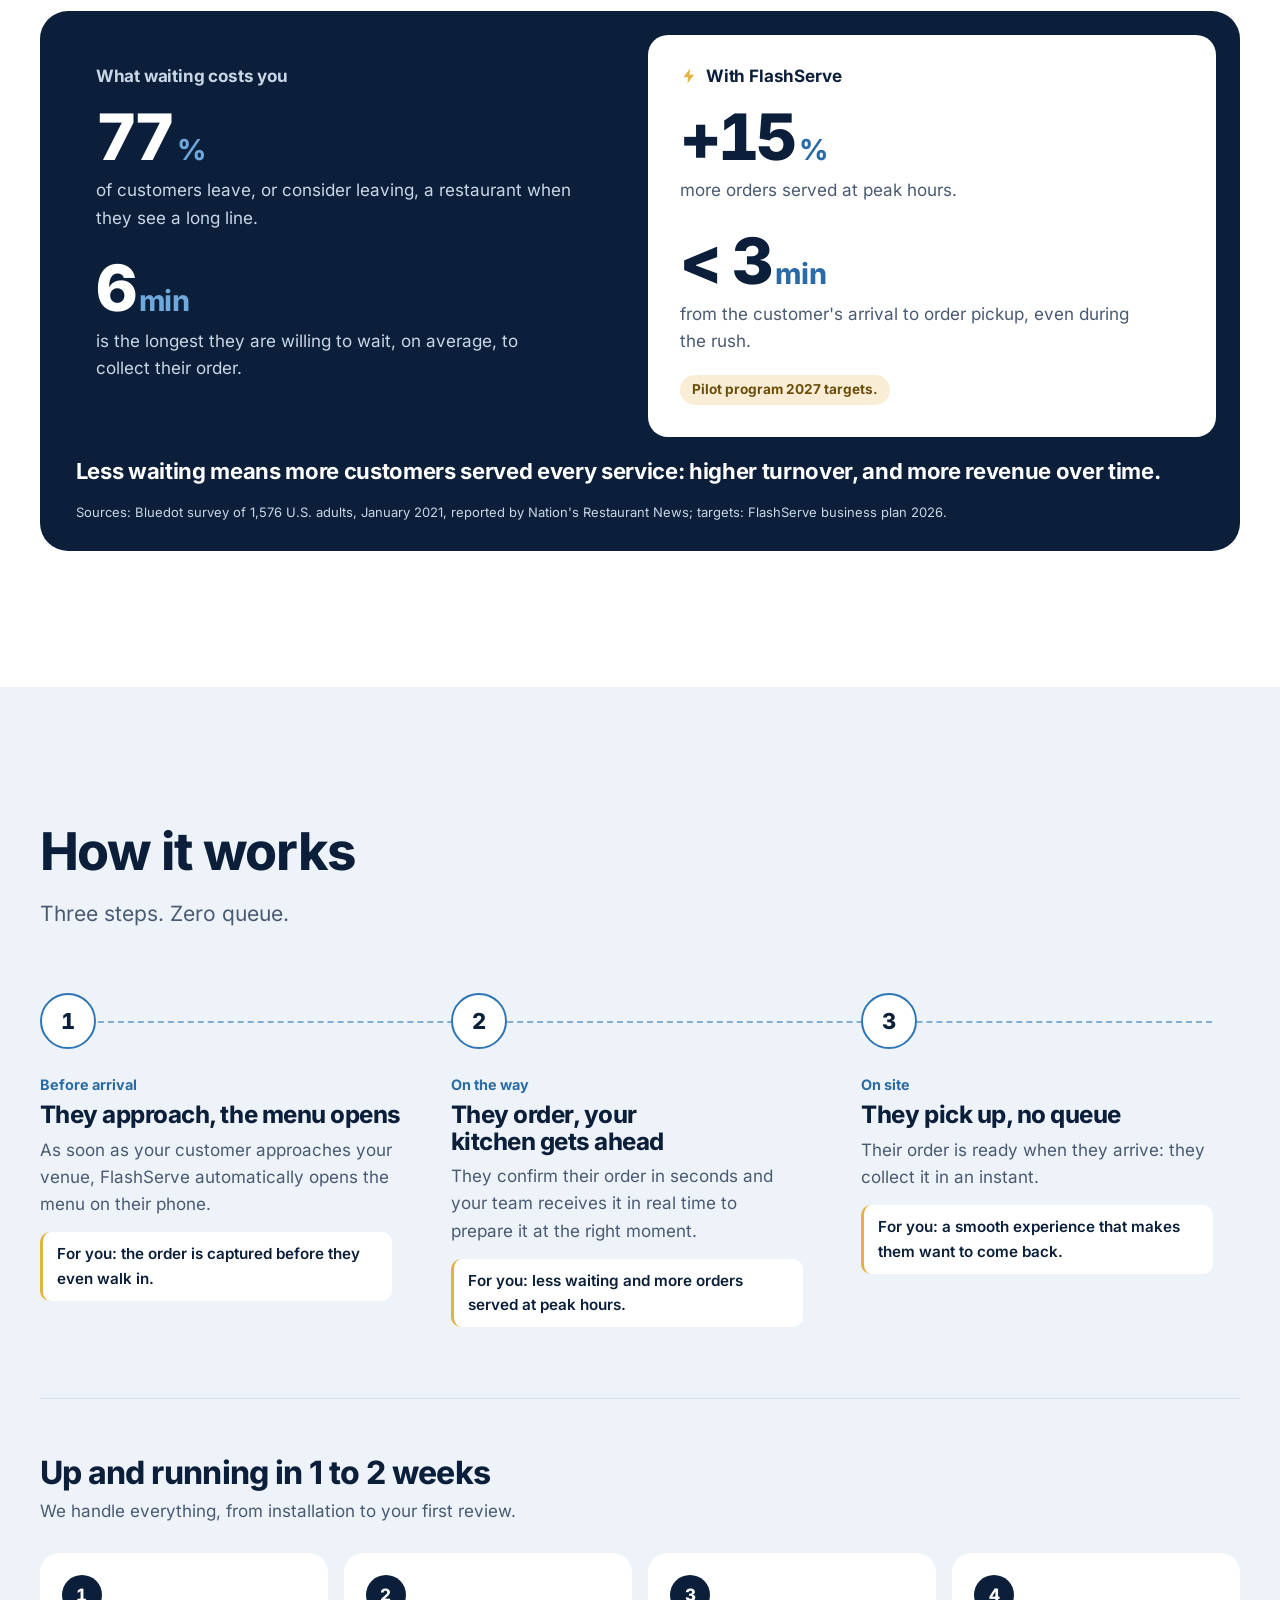
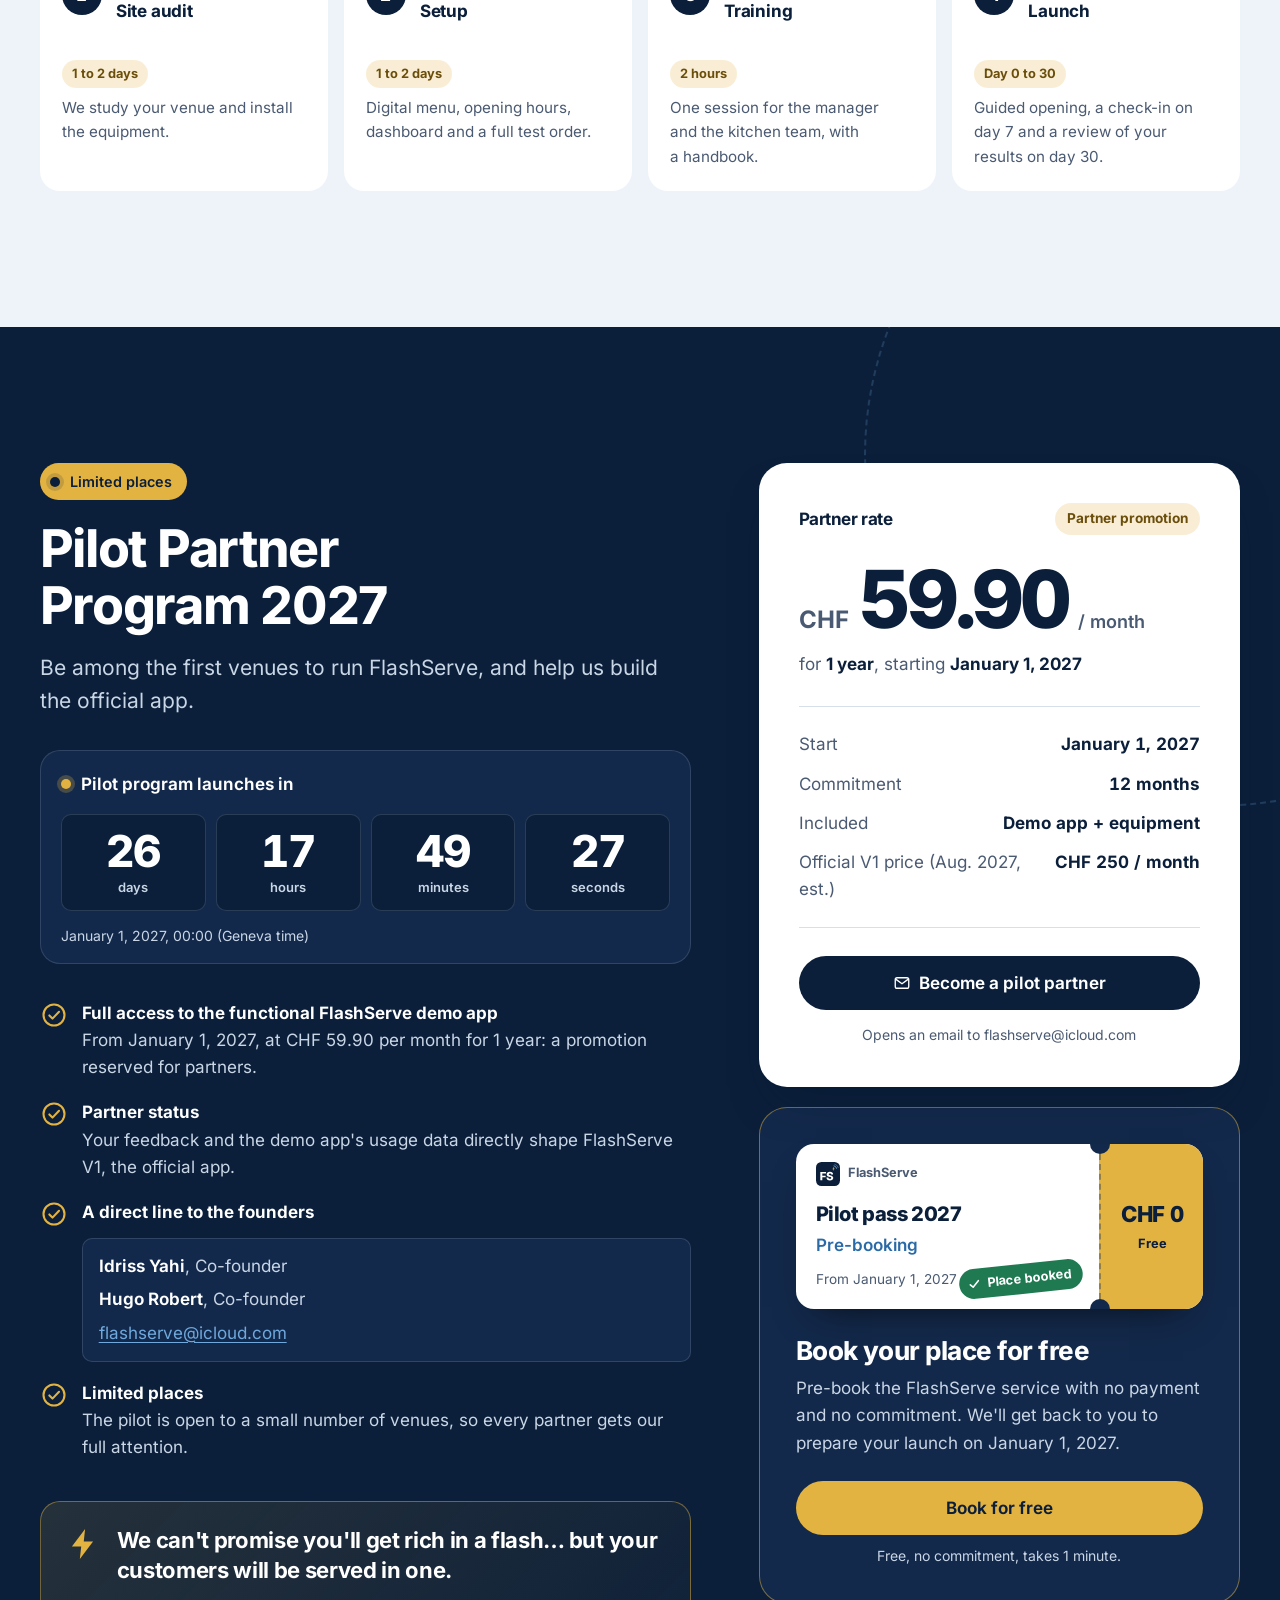
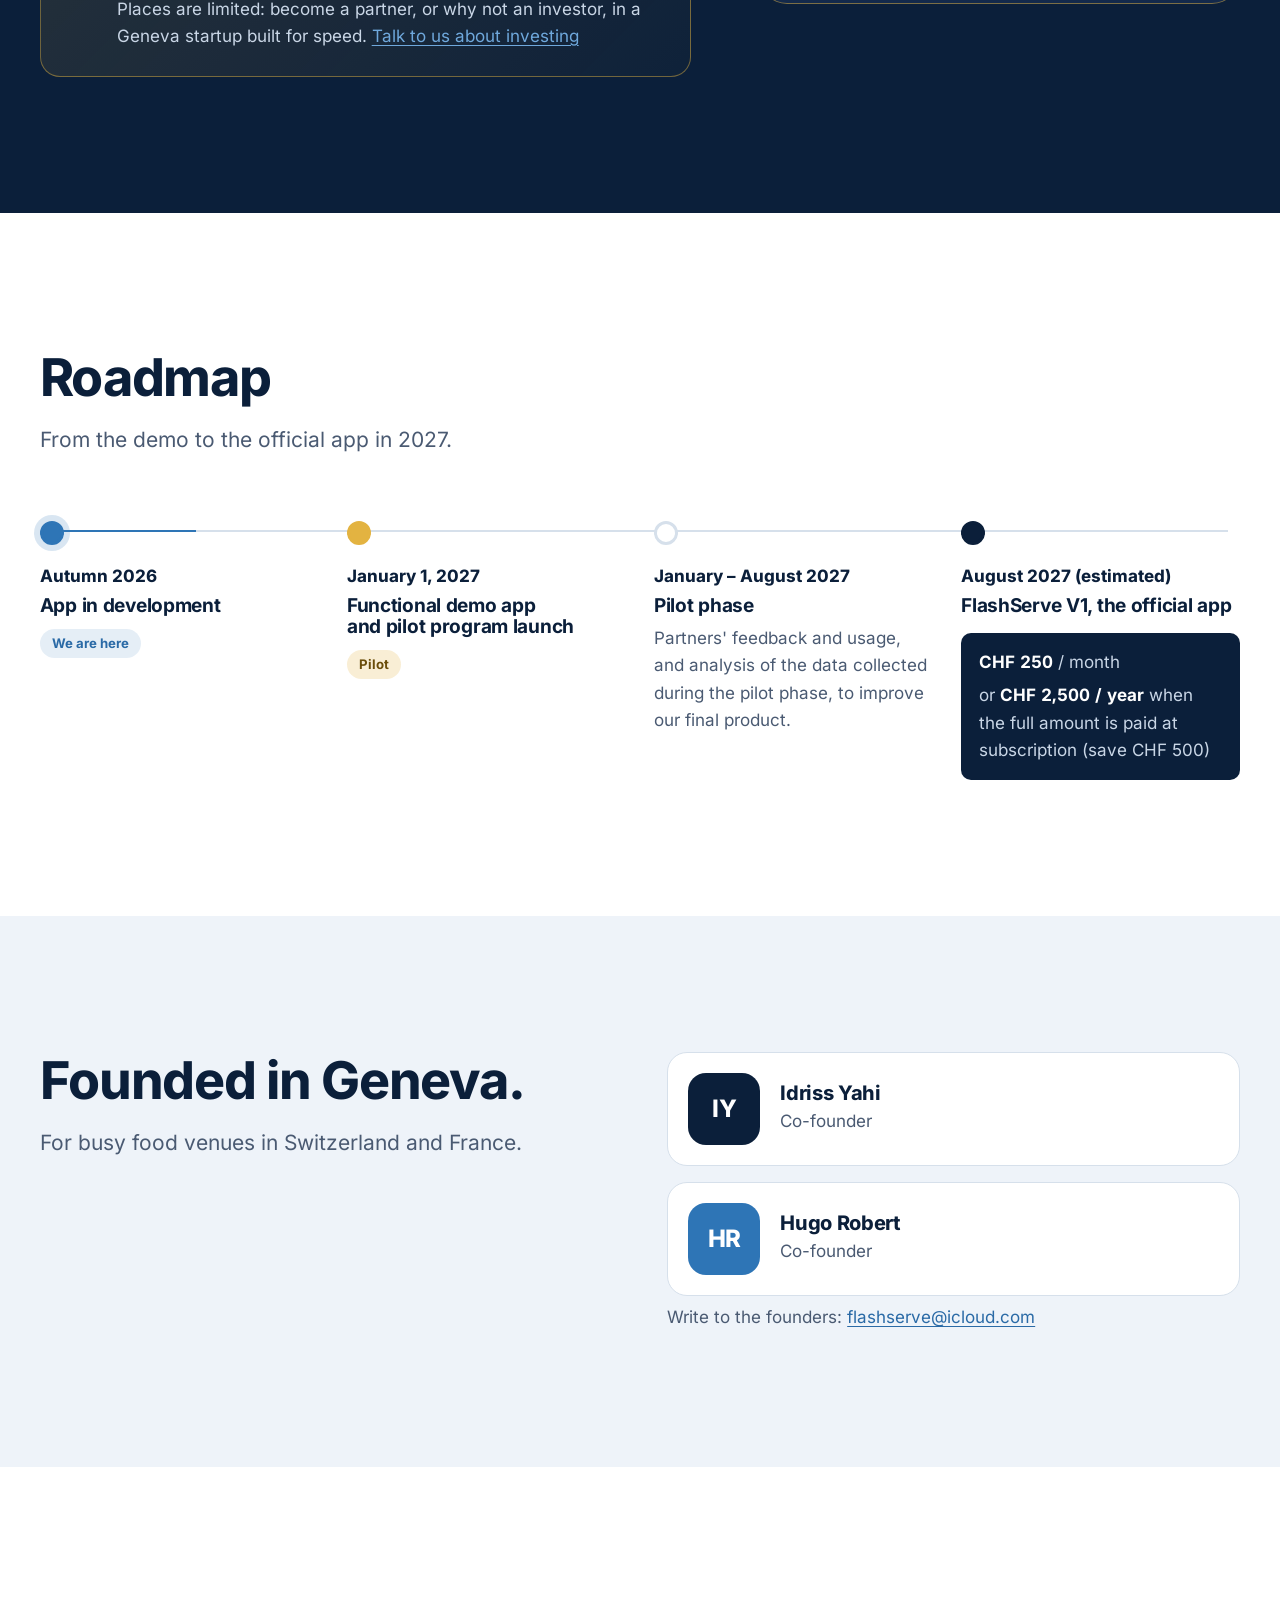
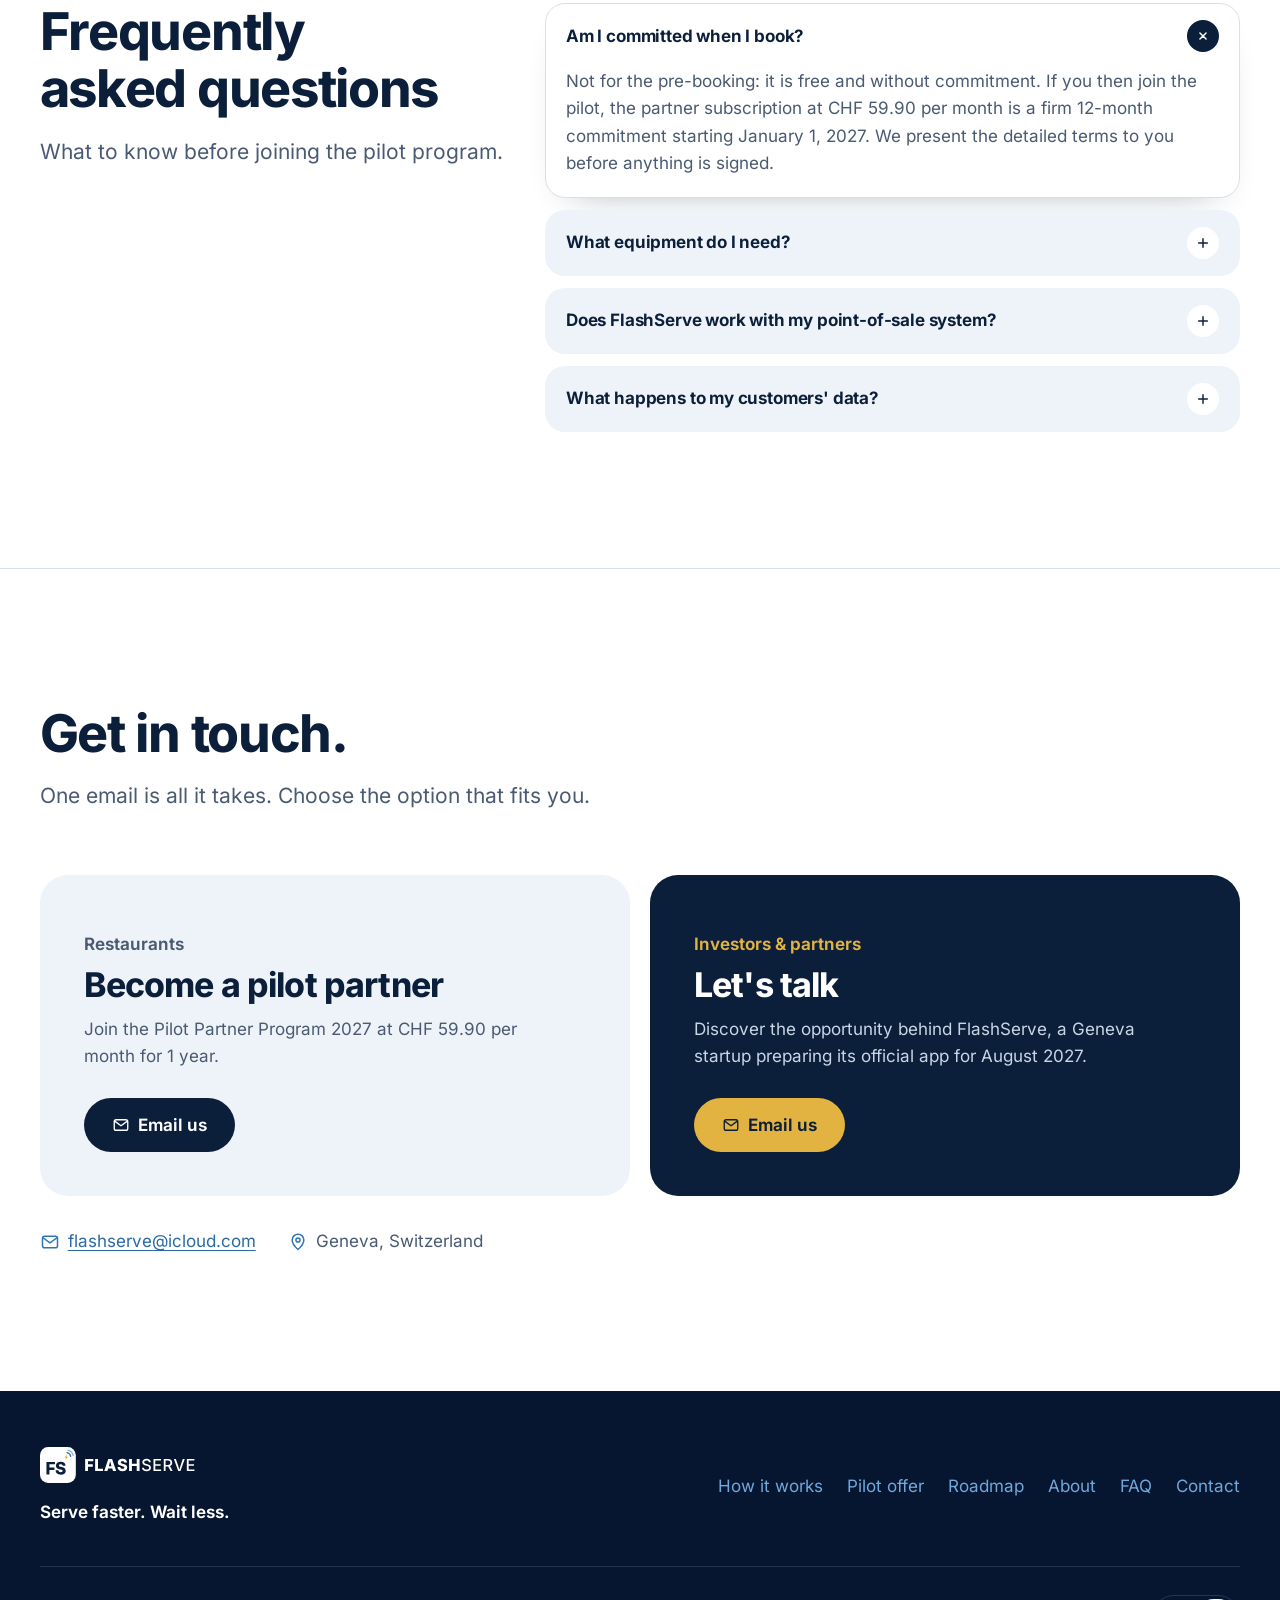
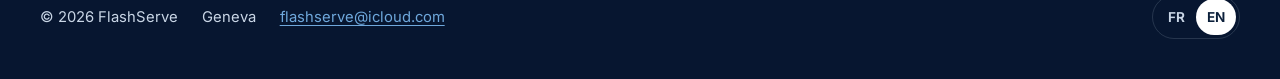
<file: apercu/en/index.html>
<!DOCTYPE html>
<!--
  FlashServe - site web officiel / official website
  (c) 2026 FlashServe. Tous droits réservés / All rights reserved.
  Ce code est la propriété de FlashServe et de son CFO, Idriss Yahi.
  This code is the property of FlashServe and its CFO, Idriss Yahi.
-->
<html lang="en">
<head>
  <meta charset="utf-8">
  <meta name="viewport" content="width=device-width, initial-scale=1, viewport-fit=cover">
  <meta http-equiv="Content-Security-Policy" content="default-src 'none'; script-src 'self'; style-src 'self'; img-src 'self'; font-src 'self'; media-src 'self'; manifest-src 'self'; connect-src 'self' https://api.web3forms.com; base-uri 'none'; form-action https://api.web3forms.com; object-src 'none'; upgrade-insecure-requests">
  <meta name="referrer" content="strict-origin-when-cross-origin">
  <meta name="robots" content="noindex, nofollow">
  <title>FlashServe: on-site ordering without the wait | Geneva</title>
  <meta name="description" content="Your customers order from their phone as they approach, without queuing. Pilot program from January 1, 2027 at CHF 59.90/month.">
  <link rel="canonical" href="https://flashserve-ch.github.io/en/">
  <link rel="alternate" hreflang="fr" href="https://flashserve-ch.github.io/">
  <link rel="alternate" hreflang="en" href="https://flashserve-ch.github.io/en/">
  <link rel="alternate" hreflang="x-default" href="https://flashserve-ch.github.io/">

  <meta property="og:type" content="website">
  <meta property="og:site_name" content="FlashServe">
  <meta property="og:title" content="FlashServe: serve faster, wait less">
  <meta property="og:description" content="Your customers order from their phone as they approach, without queuing. Pilot program from January 1, 2027 at CHF 59.90/month.">
  <meta property="og:url" content="https://flashserve-ch.github.io/en/">
  <meta property="og:locale" content="en_US">
  <meta property="og:locale:alternate" content="fr_CH">
  <meta property="og:image" content="https://flashserve-ch.github.io/assets/img/og-en.png">
  <meta property="og:image:width" content="1200">
  <meta property="og:image:height" content="630">
  <meta property="og:image:alt" content="FlashServe logo on a navy background with the tagline “Serve faster. Wait less.”">
  <meta name="twitter:card" content="summary_large_image">

  <meta name="theme-color" content="#0B1F3A">
  <link rel="icon" href="../favicon.ico" sizes="32x32">
  <link rel="icon" href="../favicon.svg" type="image/svg+xml">
  <link rel="apple-touch-icon" href="../apple-touch-icon.png">
  <link rel="manifest" href="../site.webmanifest">

  <link rel="preload" href="../assets/fonts/inter-latin-var.woff2" as="font" type="font/woff2" crossorigin>
  <link rel="stylesheet" href="../assets/css/styles.css?v=1.4.0">
  <script src="../assets/js/main.js?v=1.4.0" defer></script>
  <script type="application/ld+json">{"@context": "https://schema.org", "@type": "Organization", "name": "FlashServe", "url": "https://flashserve-ch.github.io/", "logo": "https://flashserve-ch.github.io/icon-512.png", "email": "flashserve@icloud.com", "description": "Your customers order from their phone as they approach, without queuing. Pilot program from January 1, 2027 at CHF 59.90/month.", "foundingLocation": {"@type": "Place", "name": "Geneva, Switzerland"}, "areaServed": ["CH", "FR"], "founder": [{"@type": "Person", "name": "Idriss Yahi", "jobTitle": "Co-founder"}, {"@type": "Person", "name": "Hugo Robert", "jobTitle": "Co-founder"}]}</script>
  <script type="application/ld+json">{"@context": "https://schema.org", "@type": "FAQPage", "mainEntity": [{"@type": "Question", "name": "Am I committed when I book?", "acceptedAnswer": {"@type": "Answer", "text": "Not for the pre-booking: it is free and without commitment. If you then join the pilot, the partner subscription at CHF 59.90 per month is a firm 12-month commitment starting January 1, 2027. We present the detailed terms to you before anything is signed."}}, {"@type": "Question", "name": "What equipment do I need?", "acceptedAnswer": {"@type": "Answer", "text": "Almost nothing. We install a few small, discreet devices in your venue, included in the partner subscription. Your team follows orders in real time on an online dashboard, from a computer or a tablet. Your customers order from their smartphone. Setup takes 1 to 2 weeks: site audit, menu configuration, a 2-hour training for your team, then launch."}}, {"@type": "Question", "name": "Does FlashServe work with my point-of-sale system?", "acceptedAnswer": {"@type": "Answer", "text": "FlashServe works alongside your current point-of-sale system, without replacing it. During the pilot, orders arrive on the FlashServe dashboard. A direct connection with point-of-sale software is planned for a later version."}}, {"@type": "Question", "name": "What happens to my customers' data?", "acceptedAnswer": {"@type": "Answer", "text": "Data protection is built in from the start. Only the information needed for the order is collected, session data is deleted as soon as the order is closed (unless the customer agrees to a loyalty program) and everything is encrypted. Customers give their consent at every session and can delete their data in the app. FlashServe complies with the Swiss Federal Act on Data Protection (FADP) and the EU GDPR."}}]}</script>
</head>
<body>
  <a class="skip-link" href="#main">Skip to content</a>

  <header class="site-header">
    <div class="container header-inner">
      <a class="logo" href="./" aria-label="FlashServe, back to home">
        <img src="../assets/img/logo.svg" alt="" width="148" height="34">
      </a>

      <nav class="nav-desktop" aria-label="Main navigation">
        <ul>
          <li><a class="nav-link" href="#how">How it works</a></li>
          <li><a class="nav-link" href="#pilot">Pilot offer</a></li>
          <li><a class="nav-link" href="#roadmap">Roadmap</a></li>
          <li><a class="nav-link" href="#about">About</a></li>
          <li><a class="nav-link" href="#faq">FAQ</a></li>
          <li><a class="nav-link" href="#contact">Contact</a></li>
        </ul>
      </nav>

      <div class="header-actions">
        <div class="lang-switch" role="group" aria-label="Choose language"><a href="../" hreflang="fr" lang="fr" data-lang-link>FR</a><span aria-current="true" lang="en">EN</span></div>
        <a class="btn btn--outline" href="mailto:flashserve@icloud.com?subject=FLASHSERVE%20Contact%20---"><svg viewBox="0 0 24 24" aria-hidden="true" focusable="false" fill="none" stroke="currentColor" stroke-width="1.8" stroke-linecap="round" stroke-linejoin="round"><rect x="3" y="5" width="18" height="14" rx="2.5"/><path d="m4 7.2 8 5.8 8-5.8"/></svg>Contact us</a>
        <a class="btn btn--primary" href="#pilot">Become a partner</a>
      </div>

      <details class="nav-mobile">
        <summary>
          <span class="icon-open"><svg viewBox="0 0 24 24" aria-hidden="true" focusable="false" fill="none" stroke="currentColor" stroke-width="1.8" stroke-linecap="round" stroke-linejoin="round"><path d="M4 7h16M4 12h16M4 17h16"/></svg></span><span class="icon-close"><svg viewBox="0 0 24 24" aria-hidden="true" focusable="false" fill="none" stroke="currentColor" stroke-width="1.8" stroke-linecap="round" stroke-linejoin="round"><path d="M6 6l12 12M18 6 6 18"/></svg></span>
          Menu
        </summary>
        <div class="mobile-panel">
          <nav aria-label="Main menu">
            <ul>
          <li><a class="nav-link" href="#how">How it works</a></li>
          <li><a class="nav-link" href="#pilot">Pilot offer</a></li>
          <li><a class="nav-link" href="#roadmap">Roadmap</a></li>
          <li><a class="nav-link" href="#about">About</a></li>
          <li><a class="nav-link" href="#faq">FAQ</a></li>
          <li><a class="nav-link" href="#contact">Contact</a></li>
            </ul>
          </nav>
          <a class="btn btn--primary" href="#pilot">Become a partner</a>
          <a class="btn btn--outline" href="mailto:flashserve@icloud.com?subject=FLASHSERVE%20Contact%20---"><svg viewBox="0 0 24 24" aria-hidden="true" focusable="false" fill="none" stroke="currentColor" stroke-width="1.8" stroke-linecap="round" stroke-linejoin="round"><rect x="3" y="5" width="18" height="14" rx="2.5"/><path d="m4 7.2 8 5.8 8-5.8"/></svg>Contact us</a>
          <div class="lang-switch" role="group" aria-label="Choose language"><a href="../" hreflang="fr" lang="fr" data-lang-link>FR</a><span aria-current="true" lang="en">EN</span></div>
        </div>
      </details>
    </div>
  </header>

  <main id="main">
    <!-- Hero -->
    <section class="hero" aria-labelledby="hero-title">
      <div class="container hero-grid">
        <div class="hero-copy">
          <p class="badge"><span class="badge-dot" aria-hidden="true"></span>Pilot program · starts January 1, 2027</p>
          <h1 id="hero-title"><span>Serve faster.</span> <span>Wait less.</span></h1>
          <p class="lead">FlashServe recognizes your customers as soon as they approach your venue. They order from their phone: no queue, no lost time.</p>
          <div class="hero-actions">
            <a class="btn btn--primary btn--lg" href="#pilot">Join the pilot</a>
            <a class="btn btn--outline btn--lg" href="#contact">Investors &amp; partners</a>
          </div>
          <div class="slogan">
            <span class="slogan-zero" aria-hidden="true">0%</span>
            <p class="slogan-text"><strong>With FlashServe, no more <s>commissions</s> on transactions…</strong> Restaurant owners should be in control of their margin.</p>
            <p class="slogan-note">Fixed subscription: FlashServe takes no commission on your sales.</p>
          </div>
        </div>

        <div class="hero-stage">
          <div class="hero-visual spot" role="img" aria-label="Animated spot: your customer approaches and the menu opens on their phone; they order on the way; your kitchen prepares the order, ready when they arrive; express pickup, with no commission.">
            <svg class="spot-bg" viewBox="0 0 560 560" aria-hidden="true" focusable="false">
              <defs><clipPath id="spot-clip-en"><circle cx="280" cy="280" r="250"/></clipPath></defs>
              <circle class="spot-zone" cx="280" cy="280" r="250"/>
              <g class="spot-map" clip-path="url(#spot-clip-en)"><path d="M0 150H560"/><path d="M0 410H560"/><path d="M170 0V560"/><path d="M420 0V560"/><path class="diag" d="M0 560 560 40"/></g>
              <circle class="ring ring-1" cx="280" cy="280" r="230"/>
              <circle class="ring ring-2" cx="280" cy="280" r="230"/>
              <circle class="ring ring-3" cx="280" cy="280" r="230"/>
            </svg>

            <div class="sc sc-1" aria-hidden="true">
              <span class="spot-pin"><img src="../assets/img/logo-mark.svg" alt="" width="40" height="40"></span>
              <span class="spot-walker"><svg viewBox="0 0 24 24" aria-hidden="true" focusable="false" fill="none" stroke="currentColor" stroke-width="2.2" stroke-linecap="round" stroke-linejoin="round"><rect x="6.5" y="2.5" width="11" height="19" rx="2.5"/><path d="M10.5 18.5h3"/></svg></span>
              <span class="chip chip--detect"><span class="chip-icon"><svg viewBox="0 0 24 24" aria-hidden="true" focusable="false" fill="none" stroke="currentColor" stroke-width="2.4" stroke-linecap="round" stroke-linejoin="round"><path d="m5 12.5 4.3 4.3L19 7"/></svg></span>Customer detected</span>
              <div class="spot-notif">
                <span class="ph-notif-icon"><img src="../assets/img/logo-mark.svg" alt="" width="36" height="36"></span>
                <span><strong>Welcome to Your restaurant</strong><small>Order now: it will be ready when you arrive.</small></span>
              </div>
            </div>

            <div class="sc sc-2" aria-hidden="true">
              <div class="phone">
                <div class="phone-screen">
                  <span class="ph-island"></span>
                  <div class="ph-status"><span>12:30</span><span>5G</span></div>
                  <div class="ph-venue">
                    <div class="ph-venue-name">Your restaurant</div>
                    <div class="ph-venue-meta"><i></i>2 minutes away</div>
                  </div>
                  <div class="ph-tabs"><span>All</span><span>Mains</span><span>Drinks</span></div>
                  <ul class="ph-menu">
                  <li class="ph-item">
                    <span class="ph-thumb"><svg viewBox="0 0 24 24" aria-hidden="true" focusable="false" fill="none" stroke="currentColor" stroke-width="1.8" stroke-linecap="round" stroke-linejoin="round"><path d="M4 10.5C4 7.1 7.6 5 12 5s8 2.1 8 5.5H4Z"/><path d="M3 14h18"/><path d="M5 17h14a2 2 0 0 1-2 2H7a2 2 0 0 1-2-2Z"/></svg></span>
                    <span class="ph-item-text"><span class="ph-item-name">House burger</span><span class="ph-item-price">CHF 18.50</span></span>
                    <span class="ph-add ph-add--1"><svg viewBox="0 0 24 24" aria-hidden="true" focusable="false" fill="none" stroke="currentColor" stroke-width="1.8" stroke-linecap="round" stroke-linejoin="round"><path d="M12 5.5v13M5.5 12h13"/></svg></span>
                  </li>
                  <li class="ph-item">
                    <span class="ph-thumb"><svg viewBox="0 0 24 24" aria-hidden="true" focusable="false" fill="none" stroke="currentColor" stroke-width="1.8" stroke-linecap="round" stroke-linejoin="round"><path d="M6 10h12l-1.5 10h-9L6 10Z"/><path d="M8.2 10V4.5M11 10V3.5M13.8 10V4.5M16.2 10V6"/></svg></span>
                    <span class="ph-item-text"><span class="ph-item-name">House fries</span><span class="ph-item-price">CHF 6.00</span></span>
                    <span class="ph-add ph-add--2"><svg viewBox="0 0 24 24" aria-hidden="true" focusable="false" fill="none" stroke="currentColor" stroke-width="1.8" stroke-linecap="round" stroke-linejoin="round"><path d="M12 5.5v13M5.5 12h13"/></svg></span>
                  </li>
                  <li class="ph-item">
                    <span class="ph-thumb"><svg viewBox="0 0 24 24" aria-hidden="true" focusable="false" fill="none" stroke="currentColor" stroke-width="1.8" stroke-linecap="round" stroke-linejoin="round"><path d="M7 7.5h10L15.8 20H8.2L7 7.5Z"/><path d="M12 7.5 14 3h3"/><path d="M7.5 11.5h9"/></svg></span>
                    <span class="ph-item-text"><span class="ph-item-name">Lemonade</span><span class="ph-item-price">CHF 4.50</span></span>
                    <span class="ph-add ph-add--3"><svg viewBox="0 0 24 24" aria-hidden="true" focusable="false" fill="none" stroke="currentColor" stroke-width="1.8" stroke-linecap="round" stroke-linejoin="round"><path d="M12 5.5v13M5.5 12h13"/></svg></span>
                  </li>
                  <li class="ph-item">
                    <span class="ph-thumb"><svg viewBox="0 0 24 24" aria-hidden="true" focusable="false" fill="none" stroke="currentColor" stroke-width="1.8" stroke-linecap="round" stroke-linejoin="round"><path d="M5 9h11v5a5 5 0 0 1-5 5h-1a5 5 0 0 1-5-5V9Z"/><path d="M16 10.5h1.4a2.5 2.5 0 0 1 0 5H15.6"/><path d="M8.5 3.5V6M12 3.5V6"/></svg></span>
                    <span class="ph-item-text"><span class="ph-item-name">Coffee</span><span class="ph-item-price">CHF 3.80</span></span>
                    <span class="ph-add ph-add--4"><svg viewBox="0 0 24 24" aria-hidden="true" focusable="false" fill="none" stroke="currentColor" stroke-width="1.8" stroke-linecap="round" stroke-linejoin="round"><path d="M12 5.5v13M5.5 12h13"/></svg></span>
                  </li>
                  </ul>
                  <div class="ph-cart">
                    <div class="ph-cart-btn"><span class="t0">Add your dishes</span><span class="t1">Order · CHF 18.50</span><span class="t2">Order · CHF 24.50</span></div>
                  </div>
                  <div class="ph-sent">
                    <span class="ph-check"><svg viewBox="0 0 24 24" aria-hidden="true" focusable="false" fill="none" stroke="currentColor" stroke-width="2.6" stroke-linecap="round" stroke-linejoin="round"><path d="m5 12.5 4.3 4.3L19 7"/></svg></span>
                    <strong>Order sent</strong>
                    <small>Ready when you arrive.</small>
                  </div>
                </div>
              </div>
            </div>

            <div class="sc sc-3" aria-hidden="true">
              <div class="tablet"><div class="tablet-screen">
                <div class="k-head"><strong><i></i>Live kitchen</strong><span class="k-chef"><svg viewBox="0 0 24 24" aria-hidden="true" focusable="false" fill="none" stroke="currentColor" stroke-width="1.8" stroke-linecap="round" stroke-linejoin="round"><path d="M7 14.5V19a1 1 0 0 0 1 1h8a1 1 0 0 0 1-1v-4.5"/><path d="M7 14.5a4 4 0 0 1-1.2-7.6A4.5 4.5 0 0 1 12 4a4.5 4.5 0 0 1 6.2 2.9A4 4 0 0 1 17 14.5Z"/><path d="M7.5 17h9"/></svg></span></div>
                <div class="k-card">
                  <div class="k-row"><strong>Order #042</strong><span class="k-eta"><span class="e0">Customer 1 min away</span><span class="e1"><svg viewBox="0 0 24 24" aria-hidden="true" focusable="false" fill="none" stroke="currentColor" stroke-width="2" stroke-linecap="round" stroke-linejoin="round"><path d="M4.6 10.3a10.5 10.5 0 0 1 14.8 0M7.8 13.6a6 6 0 0 1 8.4 0"/><circle cx="12" cy="17.2" r="1.2" fill="currentColor"/></svg>Customer has arrived</span></span></div>
                  <ul><li>1 × House burger</li><li>1 × House fries</li></ul>
                  <div class="k-foot"><strong>CHF 24.50</strong><span class="k-status"><span class="s0">New</span><span class="s1">Preparing</span><span class="s2"><svg viewBox="0 0 24 24" aria-hidden="true" focusable="false" fill="none" stroke="currentColor" stroke-width="2.6" stroke-linecap="round" stroke-linejoin="round"><path d="m5 12.5 4.3 4.3L19 7"/></svg>Ready</span></span></div>
                </div>
              </div></div>
              <div class="spot-notif spot-notif--ready"><span class="ok"><svg viewBox="0 0 24 24" aria-hidden="true" focusable="false" fill="none" stroke="currentColor" stroke-width="2.8" stroke-linecap="round" stroke-linejoin="round"><path d="m5 12.5 4.3 4.3L19 7"/></svg></span><span><strong>Your order is ready</strong><small>Express pickup, no queue</small></span></div>
            </div>

            <div class="sc sc-4" aria-hidden="true">
              <div class="end-card">
                <img class="end-logo" src="../assets/img/logo-white.svg" alt="" width="156" height="36">
                <strong class="end-title">Express pickup. Zero queue.</strong>
                <ul class="end-badges"><li><svg viewBox="0 0 24 24" aria-hidden="true" focusable="false"><path fill="currentColor" d="M13.4 2 4.6 13.6h6.2L9.9 22l8.8-11.6h-6.2L13.4 2Z"/></svg>0% commission</li><li><svg viewBox="0 0 24 24" aria-hidden="true" focusable="false"><path fill="currentColor" d="M13.4 2 4.6 13.6h6.2L9.9 22l8.8-11.6h-6.2L13.4 2Z"/></svg>Equipment included</li><li><svg viewBox="0 0 24 24" aria-hidden="true" focusable="false"><path fill="currentColor" d="M13.4 2 4.6 13.6h6.2L9.9 22l8.8-11.6h-6.2L13.4 2Z"/></svg>Pilot: CHF 59.90 / month</li></ul>
                <span class="end-sub">From January 1, 2027</span>
              </div>
            </div>

            <span class="spot-signal" aria-hidden="true"><i><svg viewBox="0 0 24 24" aria-hidden="true" focusable="false" fill="none" stroke="currentColor" stroke-width="2" stroke-linecap="round" stroke-linejoin="round"><path d="M4.6 10.3a10.5 10.5 0 0 1 14.8 0M7.8 13.6a6 6 0 0 1 8.4 0"/><circle cx="12" cy="17.2" r="1.2" fill="currentColor"/></svg></i></span>

            <div class="spot-caption" aria-hidden="true">
              <div class="spot-progress"><i><b></b></i><i><b></b></i><i><b></b></i><i><b></b></i></div>
              <div class="spot-caps"><p class="cap cap-1"><span class="cap-num">1</span>Your customer approaches: the menu opens on their phone.</p><p class="cap cap-2"><span class="cap-num">2</span>They order on the way, without queuing.</p><p class="cap cap-3"><span class="cap-num">3</span>Your kitchen gets ahead: it's ready when they arrive.</p><p class="cap cap-4"><span class="cap-num"><svg viewBox="0 0 24 24" aria-hidden="true" focusable="false"><path fill="currentColor" d="M13.4 2 4.6 13.6h6.2L9.9 22l8.8-11.6h-6.2L13.4 2Z"/></svg></span>Serve faster, with no commission: you keep your margin.</p></div>
            </div>
          </div>
          <button class="spot-toggle" type="button" hidden aria-pressed="false" aria-label="Pause the animation" data-label-pause="Pause the animation" data-label-play="Play the animation">
            <svg class="i-pause" viewBox="0 0 24 24" aria-hidden="true" focusable="false"><path fill="currentColor" d="M7 5h3.5v14H7zM13.5 5H17v14h-3.5z"/></svg>
            <svg class="i-play" viewBox="0 0 24 24" aria-hidden="true" focusable="false"><path fill="currentColor" d="M8 5.5v13l11-6.5z"/></svg>
          </button>
        </div>
      </div>
    </section>

    <!-- No-commission band -->
    <div class="marquee" data-marquee>
      <p class="visually-hidden">With FlashServe: 0% commission on your sales. Restaurant owners stay in control of their margin. Fixed subscription, no surprises. Pilot program from January 1, 2027.</p>
      <div class="marquee-track" aria-hidden="true">
        <div class="marquee-group"><span class="marquee-item"><svg viewBox="0 0 24 24" aria-hidden="true" focusable="false"><path fill="currentColor" d="M13.4 2 4.6 13.6h6.2L9.9 22l8.8-11.6h-6.2L13.4 2Z"/></svg><b>0%</b> commission on your sales</span><span class="marquee-item"><svg viewBox="0 0 24 24" aria-hidden="true" focusable="false"><path fill="currentColor" d="M13.4 2 4.6 13.6h6.2L9.9 22l8.8-11.6h-6.2L13.4 2Z"/></svg>Restaurant owners stay in control of their margin</span><span class="marquee-item"><svg viewBox="0 0 24 24" aria-hidden="true" focusable="false"><path fill="currentColor" d="M13.4 2 4.6 13.6h6.2L9.9 22l8.8-11.6h-6.2L13.4 2Z"/></svg>Fixed subscription, no surprises</span><span class="marquee-item"><svg viewBox="0 0 24 24" aria-hidden="true" focusable="false"><path fill="currentColor" d="M13.4 2 4.6 13.6h6.2L9.9 22l8.8-11.6h-6.2L13.4 2Z"/></svg>Pilot program from January 1, 2027</span></div>
        <div class="marquee-group"><span class="marquee-item"><svg viewBox="0 0 24 24" aria-hidden="true" focusable="false"><path fill="currentColor" d="M13.4 2 4.6 13.6h6.2L9.9 22l8.8-11.6h-6.2L13.4 2Z"/></svg><b>0%</b> commission on your sales</span><span class="marquee-item"><svg viewBox="0 0 24 24" aria-hidden="true" focusable="false"><path fill="currentColor" d="M13.4 2 4.6 13.6h6.2L9.9 22l8.8-11.6h-6.2L13.4 2Z"/></svg>Restaurant owners stay in control of their margin</span><span class="marquee-item"><svg viewBox="0 0 24 24" aria-hidden="true" focusable="false"><path fill="currentColor" d="M13.4 2 4.6 13.6h6.2L9.9 22l8.8-11.6h-6.2L13.4 2Z"/></svg>Fixed subscription, no surprises</span><span class="marquee-item"><svg viewBox="0 0 24 24" aria-hidden="true" focusable="false"><path fill="currentColor" d="M13.4 2 4.6 13.6h6.2L9.9 22l8.8-11.6h-6.2L13.4 2Z"/></svg>Pilot program from January 1, 2027</span></div>
      </div>
      <button class="marquee-toggle" type="button" hidden aria-pressed="false" aria-label="Pause the banner" data-label-pause="Pause the banner" data-label-play="Play the banner"><span class="i-pause" aria-hidden="true"></span></button>
    </div>

    <!-- We sell time -->
    <section class="section" id="time" aria-labelledby="time-title">
      <div class="container">
        <div class="section-head">
          <h2 id="time-title">We sell time.</h2>
          <p class="lead">At peak hours, every minute of waiting weighs on your service. FlashServe gives that time back to your team and your customers.</p>
        </div>
        <ul class="problems" data-label="The three problems, swipe to browse">
          <li class="problem">
            <div class="problem-icon"><svg viewBox="0 0 24 24" aria-hidden="true" focusable="false" fill="none" stroke="currentColor" stroke-width="1.8" stroke-linecap="round" stroke-linejoin="round"><circle cx="6" cy="8" r="2.2"/><circle cx="12" cy="8" r="2.2"/><circle cx="18" cy="8" r="2.2"/><path d="M2.6 18c.4-2.6 1.7-4 3.4-4s3 1.4 3.4 4M8.6 18c.4-2.6 1.7-4 3.4-4s3 1.4 3.4 4M14.6 18c.4-2.6 1.7-4 3.4-4s3 1.4 3.4 4"/></svg></div>
            <h3>Queues cost sales</h3>
            <p>At peak hours, a long line discourages customers before they even order.</p>
          </li>
          <li class="problem">
            <div class="problem-icon"><svg viewBox="0 0 24 24" aria-hidden="true" focusable="false" fill="none" stroke="currentColor" stroke-width="1.8" stroke-linecap="round" stroke-linejoin="round"><rect x="5" y="3" width="11" height="14" rx="2"/><path d="M8.5 21H17a2 2 0 0 0 2-2V7.5"/><path d="M8 7.5h5M8 10.5h5M8 13.5h3"/></svg></div>
            <h3>Overloaded staff</h3>
            <p>During the rush, your team juggles taking orders, payments and service at the same time.</p>
          </li>
          <li class="problem">
            <div class="problem-icon"><svg viewBox="0 0 24 24" aria-hidden="true" focusable="false" fill="none" stroke="currentColor" stroke-width="1.8" stroke-linecap="round" stroke-linejoin="round"><path d="M13.5 4H6.2a1.2 1.2 0 0 0-1.2 1.2v13.6A1.2 1.2 0 0 0 6.2 20h7.3"/><path d="M10.5 12H21M17 8l4 4-4 4"/></svg></div>
            <h3>Customers who leave</h3>
            <p>When the wait is too long, customers walk away, and don't always come back.</p>
          </li>
        </ul>
        <div class="carousel-dots" aria-hidden="true"><i class="is-active"></i><i></i><i></i></div>

        <div class="stats" data-stats>
          <div class="stats-side stats-side--problem">
            <h3 class="stats-label">What waiting costs you</h3>
            <ul class="stats-list"><li class="stat"><p class="stat-value"><span class="stat-num" data-count="77">77</span><span class="stat-unit">%</span></p><p class="stat-text">of customers leave, or consider leaving, a restaurant when they see a long line.</p></li><li class="stat"><p class="stat-value"><span class="stat-num" data-count="6">6</span><span class="stat-unit">min</span></p><p class="stat-text">is the longest they are willing to wait, on average, to collect their order.</p></li></ul>
          </div>
          <div class="stats-side stats-side--answer">
            <h3 class="stats-label"><svg viewBox="0 0 24 24" aria-hidden="true" focusable="false"><path fill="currentColor" d="M13.4 2 4.6 13.6h6.2L9.9 22l8.8-11.6h-6.2L13.4 2Z"/></svg>With FlashServe</h3>
            <ul class="stats-list"><li class="stat"><p class="stat-value"><span class="stat-num" data-count="+15">+15</span><span class="stat-unit">%</span></p><p class="stat-text">more orders served at peak hours.</p></li><li class="stat"><p class="stat-value"><span class="stat-num" data-count="&lt; 3">&lt; 3</span><span class="stat-unit">min</span></p><p class="stat-text">from the customer's arrival to order pickup, even during the rush.</p></li></ul>
            <p class="stats-note">Pilot program 2027 targets.</p>
          </div>
          <p class="stats-turnover">Less waiting means more customers served every service: higher turnover, and more revenue over time.</p>
          <p class="stats-source">Sources: Bluedot survey of 1,576 U.S. adults, January 2021, reported by Nation's Restaurant News; targets: FlashServe business plan 2026.</p>
        </div>
      </div>
    </section>

    <!-- How it works -->
    <section class="section section--glacier" id="how" aria-labelledby="how-title">
      <div class="container">
        <div class="section-head">
          <h2 id="how-title">How it works</h2>
          <p class="lead">Three steps. Zero queue.</p>
        </div>
        <figure class="story">
          <video class="story-video" muted playsinline loop preload="none" width="720" height="1280" aria-hidden="true" tabindex="-1" data-mp4="../assets/video/story-en.mp4" data-webm="../assets/video/story-en.webm" data-poster="../assets/video/story-en.jpg"></video>
        </figure>
        <ol class="steps">
          <li class="step">
            <span class="step-num" aria-hidden="true">1</span>
            <div class="step-body">
              <p class="step-when">Before arrival</p>
              <h3><span class="visually-hidden">1. </span>They approach, the menu opens</h3>
              <p>As soon as your customer approaches your venue, FlashServe automatically opens the menu on their phone.</p>
              <p class="step-value">For you: the order is captured before they even walk in.</p>
            </div>
          </li>
          <li class="step">
            <span class="step-num" aria-hidden="true">2</span>
            <div class="step-body">
              <p class="step-when">On the way</p>
              <h3><span class="visually-hidden">2. </span>They order, your kitchen gets ahead</h3>
              <p>They confirm their order in seconds and your team receives it in real time to prepare it at the right moment.</p>
              <p class="step-value">For you: less waiting and more orders served at peak hours.</p>
            </div>
          </li>
          <li class="step">
            <span class="step-num" aria-hidden="true">3</span>
            <div class="step-body">
              <p class="step-when">On site</p>
              <h3><span class="visually-hidden">3. </span>They pick up, no queue</h3>
              <p>Their order is ready when they arrive: they collect it in an instant.</p>
              <p class="step-value">For you: a smooth experience that makes them want to come back.</p>
            </div>
          </li>
        </ol>
        <div class="setup">
          <div class="setup-head">
            <h3>Up and running in 1 to 2 weeks</h3>
            <p>We handle everything, from installation to your first review.</p>
          </div>
          <ol class="setup-list">
            <li class="setup-item">
              <span class="setup-num" aria-hidden="true">1</span>
              <h4>Site audit</h4>
              <span class="setup-time">1 to 2 days</span>
              <p>We study your venue and install the equipment.</p>
            </li>
            <li class="setup-item">
              <span class="setup-num" aria-hidden="true">2</span>
              <h4>Setup</h4>
              <span class="setup-time">1 to 2 days</span>
              <p>Digital menu, opening hours, dashboard and a full test order.</p>
            </li>
            <li class="setup-item">
              <span class="setup-num" aria-hidden="true">3</span>
              <h4>Training</h4>
              <span class="setup-time">2 hours</span>
              <p>One session for the manager and the kitchen team, with a handbook.</p>
            </li>
            <li class="setup-item">
              <span class="setup-num" aria-hidden="true">4</span>
              <h4>Launch</h4>
              <span class="setup-time">Day 0 to 30</span>
              <p>Guided opening, a check-in on day 7 and a review of your results on day 30.</p>
            </li>
          </ol>
        </div>
      </div>
    </section>

    <!-- Pilot offer -->
    <section class="section section--navy pilot on-dark" id="pilot" aria-labelledby="pilot-title">
      <div class="container pilot-grid">
        <div class="pilot-copy">
          <p class="badge badge--gold"><span class="badge-dot" aria-hidden="true"></span>Limited places</p>
          <h2 id="pilot-title">Pilot Partner Program 2027</h2>
          <p class="lead">Be among the first venues to run FlashServe, and help us build the official app.</p>
          <div class="countdown" data-target="2027-01-01T00:00:00+01:00" data-done="The pilot program is live!">
            <p class="countdown-label"><span class="badge-dot" aria-hidden="true"></span>Pilot program launches in</p>
            <div class="countdown-units" role="timer" aria-label="Time remaining before the pilot program launch on January 1, 2027"><div class="cd-unit"><span class="cd-num" data-cd="days">--</span><span class="cd-name" data-one="day" data-other="days">days</span></div><div class="cd-unit"><span class="cd-num" data-cd="hours">--</span><span class="cd-name" data-one="hour" data-other="hours">hours</span></div><div class="cd-unit"><span class="cd-num" data-cd="minutes">--</span><span class="cd-name" data-one="minute" data-other="minutes">minutes</span></div><div class="cd-unit"><span class="cd-num" data-cd="seconds">--</span><span class="cd-name" data-one="second" data-other="seconds">seconds</span></div></div>
            <p class="countdown-date">January 1, 2027, 00:00 (Geneva time)</p>
          </div>
          <ul class="included">
            <li>
              <svg viewBox="0 0 24 24" aria-hidden="true" focusable="false" fill="none" stroke="currentColor" stroke-width="1.8" stroke-linecap="round" stroke-linejoin="round"><circle cx="12" cy="12" r="9"/><path d="m8 12.4 2.7 2.7L16.3 9.3"/></svg>
              <div>
              <strong>Full access to the functional FlashServe demo app</strong>
              <span>From January 1, 2027, at CHF 59.90 per month for 1 year: a promotion reserved for partners.</span>
              </div>
            </li>
            <li>
              <svg viewBox="0 0 24 24" aria-hidden="true" focusable="false" fill="none" stroke="currentColor" stroke-width="1.8" stroke-linecap="round" stroke-linejoin="round"><circle cx="12" cy="12" r="9"/><path d="m8 12.4 2.7 2.7L16.3 9.3"/></svg>
              <div>
              <strong>Partner status</strong>
              <span>Your feedback and the demo app's usage data directly shape FlashServe V1, the official app.</span>
              </div>
            </li>
            <li>
              <svg viewBox="0 0 24 24" aria-hidden="true" focusable="false" fill="none" stroke="currentColor" stroke-width="1.8" stroke-linecap="round" stroke-linejoin="round"><circle cx="12" cy="12" r="9"/><path d="m8 12.4 2.7 2.7L16.3 9.3"/></svg>
              <div>
              <strong>A direct line to the founders</strong>
              <div class="founders-line">
                <p><b>Idriss Yahi</b>, Co-founder</p>
                <p><b>Hugo Robert</b>, Co-founder</p>
                <p><a href="mailto:flashserve@icloud.com?subject=FLASHSERVE%20Contact%20---">flashserve@icloud.com</a></p>
              </div>
              </div>
            </li>
            <li>
              <svg viewBox="0 0 24 24" aria-hidden="true" focusable="false" fill="none" stroke="currentColor" stroke-width="1.8" stroke-linecap="round" stroke-linejoin="round"><circle cx="12" cy="12" r="9"/><path d="m8 12.4 2.7 2.7L16.3 9.3"/></svg>
              <div>
              <strong>Limited places</strong>
              <span>The pilot is open to a small number of venues, so every partner gets our full attention.</span>
              </div>
            </li>
          </ul>
          <div class="wink">
            <svg viewBox="0 0 24 24" aria-hidden="true" focusable="false"><path fill="currentColor" d="M13.4 2 4.6 13.6h6.2L9.9 22l8.8-11.6h-6.2L13.4 2Z"/></svg>
            <div>
              <p class="wink-joke">We can't promise you'll get rich in a flash… but your customers will be served in one.</p>
              <p class="wink-cta">Places are limited: become a partner, or why not an investor, in a Geneva startup built for speed. <a href="mailto:flashserve@icloud.com?subject=FLASHSERVE%20Investor%20%26%20partner%20request%20---&amp;body=Hello%20Idriss%20and%20Hugo%2C%0D%0A%0D%0AI%27d%20like%20to%20talk%20with%20you%20about%20FlashServe.%0D%0A%0D%0AName%3A%0D%0AOrganization%3A%0D%0AI%27m%20interested%20as%3A%20investor%20%2F%20partner%0D%0A%0D%0ABest%20regards%2C">Talk to us about investing</a></p>
            </div>
          </div>
        </div>

        <div class="pilot-side">
        <aside class="price-card" aria-labelledby="price-title">
          <div class="price-card-top">
            <h3 class="price-label" id="price-title">Partner rate</h3>
            <span class="price-promo">Partner promotion</span>
          </div>
          <p class="price"><span class="price-currency">CHF</span><span class="price-amount">59.90</span><span class="price-period">/ month</span></p>
          <p class="price-terms">for <b>1 year</b>, starting <b>January 1, 2027</b></p>
          <ul class="price-facts">
              <li><span>Start</span><b>January 1, 2027</b></li>
              <li><span>Commitment</span><b>12 months</b></li>
              <li><span>Included</span><b>Demo app + equipment</b></li>
              <li><span>Official V1 price (Aug. 2027, est.)</span><b>CHF 250 / month</b></li>
          </ul>
          <a class="btn btn--primary btn--lg btn--block" href="mailto:flashserve@icloud.com?subject=FLASHSERVE%20Pilote%20request%20---&amp;body=Hello%20FlashServe%20team%2C%0D%0A%0D%0AWe%20would%20like%20to%20join%20the%20Pilot%20Partner%20Program%202027.%0D%0A%0D%0ARestaurant%20name%3A%0D%0ACity%3A%0D%0AContact%20person%3A%0D%0APhone%3A%0D%0A%0D%0AThank%20you%21"><svg viewBox="0 0 24 24" aria-hidden="true" focusable="false" fill="none" stroke="currentColor" stroke-width="1.8" stroke-linecap="round" stroke-linejoin="round"><rect x="3" y="5" width="18" height="14" rx="2.5"/><path d="m4 7.2 8 5.8 8-5.8"/></svg>Become a pilot partner</a>
          <p class="price-note">Opens an email to flashserve@icloud.com</p>
        </aside>

        <aside class="reserve-card" aria-labelledby="reserve-title">
          <div class="pass" aria-hidden="true">
            <div class="pass-main">
              <span class="pass-brand"><img src="../assets/img/logo-mark.svg" alt="" width="24" height="24">FlashServe</span>
              <strong class="pass-title">Pilot pass 2027</strong>
              <span class="pass-sub">Pre-booking</span>
              <span class="pass-date">From January 1, 2027</span>
            </div>
            <div class="pass-stub">
              <span class="pass-price">CHF 0</span>
              <span class="pass-free">Free</span>
            </div>
            <span class="pass-stamp"><svg viewBox="0 0 24 24" aria-hidden="true" focusable="false" fill="none" stroke="currentColor" stroke-width="2.6" stroke-linecap="round" stroke-linejoin="round"><path d="m5 12.5 4.3 4.3L19 7"/></svg>Place booked</span>
          </div>
          <h3 id="reserve-title">Book your place for free</h3>
          <p>Pre-book the FlashServe service with no payment and no commitment. We'll get back to you to prepare your launch on January 1, 2027.</p>
          <a class="btn btn--gold btn--lg btn--block" href="mailto:flashserve@icloud.com?subject=FLASHSERVE%20Pilote%20request%20---&amp;body=Hello%20FlashServe%20team%2C%0D%0A%0D%0AWe%20would%20like%20to%20join%20the%20Pilot%20Partner%20Program%202027.%0D%0A%0D%0ARestaurant%20name%3A%0D%0ACity%3A%0D%0AContact%20person%3A%0D%0APhone%3A%0D%0A%0D%0AThank%20you%21" data-open-reserve>Book for free</a>
          <p class="reserve-note">Free, no commitment, takes 1 minute.</p>
        </aside>
        </div>
      </div>
    </section>

    <!-- Roadmap -->
    <section class="section" id="roadmap" aria-labelledby="roadmap-title">
      <div class="container">
        <div class="section-head">
          <h2 id="roadmap-title">Roadmap</h2>
          <p class="lead">From the demo to the official app in 2027.</p>
        </div>
        <ol class="timeline">
          <li class="milestone milestone--now">
            <span class="milestone-dot" aria-hidden="true"></span>
            <time>Autumn 2026</time>
            <h3>App in development</h3>
            <span class="milestone-tag">We are here</span>
          </li>
          <li class="milestone milestone--pilot">
            <span class="milestone-dot" aria-hidden="true"></span>
            <time>January 1, 2027</time>
            <h3>Functional demo app and pilot program launch</h3>
            <span class="milestone-tag">Pilot</span>
          </li>
          <li class="milestone">
            <span class="milestone-dot" aria-hidden="true"></span>
            <time>January – August 2027</time>
            <h3>Pilot phase</h3>
            <p>Partners' feedback and usage, and analysis of the data collected during the pilot phase, to improve our final product.</p>
          </li>
          <li class="milestone milestone--v1">
            <span class="milestone-dot" aria-hidden="true"></span>
            <time>August 2027 (estimated)</time>
            <h3>FlashServe V1, the official app</h3>
            <div class="v1-price">
              <p><b>CHF 250</b> / month</p>
              <p>or <b>CHF 2,500 / year</b> when the full amount is paid at subscription (save CHF 500)</p>
            </div>
          </li>
        </ol>
      </div>
    </section>

    <!-- About -->
    <section class="section section--glacier" id="about" aria-labelledby="about-title">
      <div class="container about-grid">
        <div class="section-head">
          <h2 id="about-title">Founded in Geneva.</h2>
          <p class="lead">For busy food venues in Switzerland and France.</p>
        </div>
        <div>
          <h3 class="visually-hidden">The founders</h3>
          <ul class="founders">
            <li class="founder">
              <span class="avatar" aria-hidden="true">IY</span>
              <div><h3>Idriss Yahi</h3><p>Co-founder</p></div>
            </li>
            <li class="founder">
              <span class="avatar" aria-hidden="true">HR</span>
              <div><h3>Hugo Robert</h3><p>Co-founder</p></div>
            </li>
          </ul>
          <p class="founders-mail">Write to the founders: <a href="mailto:flashserve@icloud.com">flashserve@icloud.com</a></p>
        </div>
      </div>
    </section>

    <!-- FAQ -->
    <section class="section faq" id="faq" aria-labelledby="faq-title">
      <div class="container faq-grid">
        <div class="section-head">
          <h2 id="faq-title">Frequently asked questions</h2>
          <p class="lead">What to know before joining the pilot program.</p>
        </div>
        <div class="faq-list">
          <details class="faq-item" open>
            <summary><span>Am I committed when I book?</span><span class="faq-icon" aria-hidden="true"><svg viewBox="0 0 24 24" aria-hidden="true" focusable="false" fill="none" stroke="currentColor" stroke-width="2.2" stroke-linecap="round" stroke-linejoin="round"><path d="M12 5.5v13M5.5 12h13"/></svg></span></summary>
            <p>Not for the pre-booking: it is free and without commitment. If you then join the pilot, the partner subscription at CHF 59.90 per month is a firm 12-month commitment starting January 1, 2027. We present the detailed terms to you before anything is signed.</p>
          </details>
          <details class="faq-item">
            <summary><span>What equipment do I need?</span><span class="faq-icon" aria-hidden="true"><svg viewBox="0 0 24 24" aria-hidden="true" focusable="false" fill="none" stroke="currentColor" stroke-width="2.2" stroke-linecap="round" stroke-linejoin="round"><path d="M12 5.5v13M5.5 12h13"/></svg></span></summary>
            <p>Almost nothing. We install a few small, discreet devices in your venue, included in the partner subscription. Your team follows orders in real time on an online dashboard, from a computer or a tablet. Your customers order from their smartphone. Setup takes 1 to 2 weeks: site audit, menu configuration, a 2-hour training for your team, then launch.</p>
          </details>
          <details class="faq-item">
            <summary><span>Does FlashServe work with my point-of-sale system?</span><span class="faq-icon" aria-hidden="true"><svg viewBox="0 0 24 24" aria-hidden="true" focusable="false" fill="none" stroke="currentColor" stroke-width="2.2" stroke-linecap="round" stroke-linejoin="round"><path d="M12 5.5v13M5.5 12h13"/></svg></span></summary>
            <p>FlashServe works alongside your current point-of-sale system, without replacing it. During the pilot, orders arrive on the FlashServe dashboard. A direct connection with point-of-sale software is planned for a later version.</p>
          </details>
          <details class="faq-item">
            <summary><span>What happens to my customers' data?</span><span class="faq-icon" aria-hidden="true"><svg viewBox="0 0 24 24" aria-hidden="true" focusable="false" fill="none" stroke="currentColor" stroke-width="2.2" stroke-linecap="round" stroke-linejoin="round"><path d="M12 5.5v13M5.5 12h13"/></svg></span></summary>
            <p>Data protection is built in from the start. Only the information needed for the order is collected, session data is deleted as soon as the order is closed (unless the customer agrees to a loyalty program) and everything is encrypted. Customers give their consent at every session and can delete their data in the app. FlashServe complies with the Swiss Federal Act on Data Protection (FADP) and the EU GDPR.</p>
          </details>
        </div>
      </div>
    </section>

    <!-- Contact -->
    <section class="section" id="contact" aria-labelledby="contact-title">
      <div class="container">
        <div class="section-head">
          <h2 id="contact-title">Get in touch.</h2>
          <p class="lead">One email is all it takes. Choose the option that fits you.</p>
        </div>
        <div class="contact-grid">
          <article class="contact-card contact-card--restaurants">
            <p class="contact-kicker">Restaurants</p>
            <h3>Become a pilot partner</h3>
            <p>Join the Pilot Partner Program 2027 at CHF 59.90 per month for 1 year.</p>
            <a class="btn btn--primary btn--lg" href="mailto:flashserve@icloud.com?subject=FLASHSERVE%20Pilote%20request%20---&amp;body=Hello%20FlashServe%20team%2C%0D%0A%0D%0AWe%20would%20like%20to%20join%20the%20Pilot%20Partner%20Program%202027.%0D%0A%0D%0ARestaurant%20name%3A%0D%0ACity%3A%0D%0AContact%20person%3A%0D%0APhone%3A%0D%0A%0D%0AThank%20you%21"><svg viewBox="0 0 24 24" aria-hidden="true" focusable="false" fill="none" stroke="currentColor" stroke-width="1.8" stroke-linecap="round" stroke-linejoin="round"><rect x="3" y="5" width="18" height="14" rx="2.5"/><path d="m4 7.2 8 5.8 8-5.8"/></svg>Email us<span class="visually-hidden">: Become a pilot partner</span></a>
          </article>
          <article class="contact-card contact-card--investors on-dark">
            <p class="contact-kicker">Investors &amp; partners</p>
            <h3>Let's talk</h3>
            <p>Discover the opportunity behind FlashServe, a Geneva startup preparing its official app for August 2027.</p>
            <a class="btn btn--gold btn--lg" href="mailto:flashserve@icloud.com?subject=FLASHSERVE%20Investor%20%26%20partner%20request%20---&amp;body=Hello%20Idriss%20and%20Hugo%2C%0D%0A%0D%0AI%27d%20like%20to%20talk%20with%20you%20about%20FlashServe.%0D%0A%0D%0AName%3A%0D%0AOrganization%3A%0D%0AI%27m%20interested%20as%3A%20investor%20%2F%20partner%0D%0A%0D%0ABest%20regards%2C"><svg viewBox="0 0 24 24" aria-hidden="true" focusable="false" fill="none" stroke="currentColor" stroke-width="1.8" stroke-linecap="round" stroke-linejoin="round"><rect x="3" y="5" width="18" height="14" rx="2.5"/><path d="m4 7.2 8 5.8 8-5.8"/></svg>Email us<span class="visually-hidden">: Investors &amp; partners</span></a>
          </article>
        </div>
        <ul class="contact-direct">
          <li><svg viewBox="0 0 24 24" aria-hidden="true" focusable="false" fill="none" stroke="currentColor" stroke-width="1.8" stroke-linecap="round" stroke-linejoin="round"><rect x="3" y="5" width="18" height="14" rx="2.5"/><path d="m4 7.2 8 5.8 8-5.8"/></svg><a href="mailto:flashserve@icloud.com">flashserve@icloud.com</a></li>
          <li><svg viewBox="0 0 24 24" aria-hidden="true" focusable="false" fill="none" stroke="currentColor" stroke-width="1.8" stroke-linecap="round" stroke-linejoin="round"><path d="M12 21s-7-6.1-7-11.4a7 7 0 0 1 14 0C19 14.9 12 21 12 21Z"/><circle cx="12" cy="9.6" r="2.5"/></svg>Geneva, Switzerland</li>
        </ul>
      </div>
    </section>
  </main>

  <footer class="site-footer on-dark">
    <div class="container">
      <div class="footer-top">
        <div class="footer-brand">
          <img src="../assets/img/logo-white.svg" alt="FlashServe" width="156" height="36">
          <p>Serve faster. Wait less.</p>
        </div>
        <nav class="footer-nav" aria-label="Site map">
          <ul>
          <li><a class="footer-link" href="#how">How it works</a></li>
          <li><a class="footer-link" href="#pilot">Pilot offer</a></li>
          <li><a class="footer-link" href="#roadmap">Roadmap</a></li>
          <li><a class="footer-link" href="#about">About</a></li>
          <li><a class="footer-link" href="#faq">FAQ</a></li>
          <li><a class="footer-link" href="#contact">Contact</a></li>
          </ul>
        </nav>
      </div>
      <div class="footer-bottom">
        <ul>
          <li>© 2026 FlashServe</li>
          <li>Geneva</li>
          <li><a href="mailto:flashserve@icloud.com">flashserve@icloud.com</a></li>
        </ul>
        <div class="lang-switch" role="group" aria-label="Choose language"><a href="../" hreflang="fr" lang="fr" data-lang-link>FR</a><span aria-current="true" lang="en">EN</span></div>
      </div>
    </div>
  </footer>

  <aside class="mobile-cta" data-mobile-cta aria-label="Quick booking">
    <p class="mobile-cta-line"><svg viewBox="0 0 24 24" aria-hidden="true" focusable="false"><path fill="currentColor" d="M13.4 2 4.6 13.6h6.2L9.9 22l8.8-11.6h-6.2L13.4 2Z"/></svg><span>0% commission, you stay in control of your margin</span></p>
    <div class="mobile-cta-row">
      <a class="btn btn--gold" href="mailto:flashserve@icloud.com?subject=FLASHSERVE%20Pilote%20request%20---&amp;body=Hello%20FlashServe%20team%2C%0D%0A%0D%0AWe%20would%20like%20to%20join%20the%20Pilot%20Partner%20Program%202027.%0D%0A%0D%0ARestaurant%20name%3A%0D%0ACity%3A%0D%0AContact%20person%3A%0D%0APhone%3A%0D%0A%0D%0AThank%20you%21" data-open-reserve>Book for free</a>
      <a class="mobile-cta-mail" href="mailto:flashserve@icloud.com?subject=FLASHSERVE%20Contact%20---" aria-label="Email us"><svg viewBox="0 0 24 24" aria-hidden="true" focusable="false" fill="none" stroke="currentColor" stroke-width="1.8" stroke-linecap="round" stroke-linejoin="round"><rect x="3" y="5" width="18" height="14" rx="2.5"/><path d="m4 7.2 8 5.8 8-5.8"/></svg></a>
    </div>
  </aside>

  <dialog class="reserve-dialog" id="reserve-dialog" aria-labelledby="dlg-title">
    <div class="dlg-inner">
      <button class="dlg-close" type="button" data-close-dialog aria-label="Close"><svg viewBox="0 0 24 24" aria-hidden="true" focusable="false" fill="none" stroke="currentColor" stroke-width="1.8" stroke-linecap="round" stroke-linejoin="round"><path d="M6 6l12 12M18 6 6 18"/></svg></button>

      <div class="dlg-view" data-view="form">
        <p class="badge badge--gold"><span class="badge-dot" aria-hidden="true"></span>CHF 0</p>
        <h2 id="dlg-title">Free pre-booking</h2>
        <p class="dlg-sub">Pilot Partner Program 2027. No payment is required.</p>
        <p class="dlg-slogan"><svg viewBox="0 0 24 24" aria-hidden="true" focusable="false"><path fill="currentColor" d="M13.4 2 4.6 13.6h6.2L9.9 22l8.8-11.6h-6.2L13.4 2Z"/></svg><span>0% commission: you stay in control of your margin.</span></p>
        <form class="reserve-form" action="https://api.web3forms.com/submit" method="post" data-lang="en" novalidate>
          <input type="hidden" name="access_key" value="700e89f6-f408-4777-9b61-8f0829322830">
          <p class="form-hint">Fields marked with an asterisk (*) are required.</p>
          <div class="field-grid">
            <div class="field">
              <label for="r-name-en">Full name <span aria-hidden="true">*</span></label>
              <input id="r-name-en" name="name" type="text" autocomplete="name" required maxlength="120">
            </div>
            <div class="field">
              <label for="r-phone-en">Phone <span aria-hidden="true">*</span></label>
              <input id="r-phone-en" name="phone" type="tel" autocomplete="tel" inputmode="tel" required maxlength="30" pattern="[\d\s\+\-\.\/\(\)]{8,30}" placeholder="+41 …">
            </div>
            <div class="field">
              <label for="r-restaurant-en">Restaurant name <span aria-hidden="true">*</span></label>
              <input id="r-restaurant-en" name="restaurant" type="text" autocomplete="organization" required maxlength="120">
            </div>
            <div class="field">
              <label for="r-city-en">City <span aria-hidden="true">*</span></label>
              <input id="r-city-en" name="city" type="text" autocomplete="address-level2" required maxlength="80">
            </div>
            <div class="field">
              <label for="r-email-en">Email <span class="opt">(optional)</span></label>
              <input id="r-email-en" name="email" type="email" autocomplete="email" maxlength="160">
            </div>
            <div class="field">
              <label for="r-type-en">Type of venue <span class="opt">(optional)</span></label>
              <select id="r-type-en" name="venue_type"><option value="">Choose…</option><option>Restaurant</option><option>Fast food</option><option>Café / bar</option><option>Food court</option><option>Stadium / event</option><option>Other</option></select>
            </div>
            <div class="field field--full">
              <label for="r-demand-en">Your request <span class="opt">(optional)</span></label>
              <textarea id="r-demand-en" name="demand" rows="3" maxlength="1000" placeholder="A question or a specific need? Write it here."></textarea>
            </div>
          </div>
          <input class="hp" type="checkbox" name="botcheck" tabindex="-1" aria-hidden="true">
          <label class="consent">
            <input type="checkbox" name="consent" required>
            <span>I agree that FlashServe may use this information to contact me about the pilot program. <span aria-hidden="true">*</span></span>
          </label>
          <p class="privacy">Your information is sent by email to FlashServe through the Web3Forms service, only to process your booking. It is never sold or used for any other purpose.</p>
          <button class="btn btn--primary btn--lg btn--block" type="submit" data-label="Send my booking" data-sending="Sending…">Send my booking</button>
          <p class="form-error" role="alert" hidden>Sending failed. Please try again in a moment or email us directly at <a href="mailto:flashserve@icloud.com?subject=FLASHSERVE%20Pilote%20request%20---&amp;body=Hello%20FlashServe%20team%2C%0D%0A%0D%0AWe%20would%20like%20to%20join%20the%20Pilot%20Partner%20Program%202027.%0D%0A%0D%0ARestaurant%20name%3A%0D%0ACity%3A%0D%0AContact%20person%3A%0D%0APhone%3A%0D%0A%0D%0AThank%20you%21">flashserve@icloud.com</a>.</p>
        </form>
      </div>

      <div class="dlg-view dlg-success" data-view="success" hidden>
        <span class="success-check"><svg viewBox="0 0 24 24" aria-hidden="true" focusable="false" fill="none" stroke="currentColor" stroke-width="2.6" stroke-linecap="round" stroke-linejoin="round"><path d="m5 12.5 4.3 4.3L19 7"/></svg></span>
        <h2 tabindex="-1">Booking sent!</h2>
        <p>Thank you, your place is pre-booked. We'll get back to you very soon to prepare your launch.</p>
        <button class="btn btn--primary btn--lg" type="button" data-close-dialog>Close</button>
      </div>
    </div>
  </dialog>
</body>
</html>
</file>
<file: assets/css/styles.css>
/* ==========================================================================
   FlashServe — official website styles
   Colors, type and spacing are defined once in :root and reused everywhere.
   ========================================================================== */

@font-face {
  font-family: "Inter";
  font-style: normal;
  font-display: swap;
  font-weight: 100 900;
  src: url("../fonts/inter-latin-var.woff2") format("woff2-variations"),
       url("../fonts/inter-latin-var.woff2") format("woff2");
}

:root {
  /* Brand colors */
  --navy: #0B1F3A;
  --navy-deep: #071630;
  --navy-2: #13294B;
  --blue: #2E75B6;
  --blue-ink: #2A6AA6;      /* blue for small text on light backgrounds */
  --blue-light: #6FA8DC;    /* blue for text and lines on navy */
  --glacier: #EEF3F9;
  --paper: #FFFFFF;
  --gold: #E3B341;
  --slate: #4A5A72;
  --mist: #C9D6E6;
  --line: #D6E0EB;
  --line-dark: rgba(201, 214, 230, 0.16);

  /* Type */
  --font: "Inter", ui-sans-serif, system-ui, -apple-system, "Segoe UI", Roboto, "Helvetica Neue", Arial, sans-serif;
  --text-base: 1.0625rem;
  --text-lead: clamp(1.125rem, 1.03rem + 0.4vw, 1.3125rem);
  --text-h1: clamp(2.75rem, 1.5rem + 4.3vw, 4.625rem);
  --text-h2: clamp(2rem, 1.35rem + 2.6vw, 3.25rem);
  --text-h3: 1.25rem;

  /* Layout */
  --container: 84rem;
  --gutter: clamp(1rem, 0.4rem + 2.6vw, 2.5rem);
  --section: clamp(4.5rem, 2.5rem + 8vw, 8.5rem);
  --header-h: 4.5rem;

  /* Shape */
  --r-sm: 0.625rem;
  --r-md: 1.25rem;
  --r-lg: 1.75rem;
  --shadow-card: 0 1px 2px rgba(11, 31, 58, 0.06), 0 24px 48px -24px rgba(7, 22, 48, 0.55);
}

/* --------------------------------------------------------------------------
   Base
   -------------------------------------------------------------------------- */
*,
*::before,
*::after { box-sizing: border-box; }

html {
  -webkit-text-size-adjust: 100%;
  text-size-adjust: 100%;
  scroll-behavior: smooth;
  scroll-padding-top: calc(var(--header-h) + 1rem);
}

body {
  margin: 0;
  background: var(--paper);
  color: var(--navy);
  font-family: var(--font);
  font-size: var(--text-base);
  line-height: 1.6;
  font-feature-settings: "cv11", "ss03";
  -webkit-font-smoothing: antialiased;
  -moz-osx-font-smoothing: grayscale;
  overflow-x: hidden;
}

img, svg { display: block; max-width: 100%; }

h1, h2, h3, p, ul, ol, figure, blockquote { margin: 0; }
ul, ol { padding: 0; list-style: none; }

h1, h2, h3 { font-weight: 750; line-height: 1.1; letter-spacing: -0.025em; text-wrap: balance; }
p { text-wrap: pretty; }

a { color: var(--blue-ink); text-underline-offset: 0.2em; text-decoration-thickness: 1px; }
a:hover { text-decoration-thickness: 2px; }

:focus-visible {
  outline: 3px solid var(--blue);
  outline-offset: 3px;
  border-radius: 6px;
}
.on-dark :focus-visible { outline-color: var(--gold); }

.visually-hidden {
  position: absolute !important;
  width: 1px; height: 1px;
  padding: 0; margin: -1px;
  overflow: hidden; clip: rect(0 0 0 0);
  white-space: nowrap; border: 0;
}

.skip-link {
  position: absolute;
  left: 1rem; top: -4rem;
  z-index: 100;
  padding: 0.75rem 1.125rem;
  background: var(--navy);
  color: var(--paper);
  font-weight: 600;
  border-radius: var(--r-sm);
  text-decoration: none;
}
.skip-link:focus { top: 1rem; }

.container {
  width: 100%;
  max-width: calc(var(--container) + 2 * var(--gutter));
  margin-inline: auto;
  padding-inline: var(--gutter);
}

.section { padding-block: var(--section); }
.section--glacier { background: var(--glacier); }
.section--navy { background: var(--navy); color: var(--paper); }

.section-head { max-width: 46rem; margin-bottom: clamp(2.5rem, 1.5rem + 3vw, 4rem); }
.section-head h2 { font-size: var(--text-h2); }
.section-head .lead { margin-top: 1.125rem; }

.lead { font-size: var(--text-lead); line-height: 1.55; color: var(--slate); max-width: 40rem; }
.on-dark .lead { color: var(--mist); }

.brand-line {
  display: inline-flex; align-items: center; gap: 0.5rem;
  margin-bottom: 1rem;
  font-weight: 650; color: var(--blue-ink);
}
.brand-line svg { width: 1.125rem; height: 1.125rem; }

/* --------------------------------------------------------------------------
   Buttons
   -------------------------------------------------------------------------- */
.btn {
  display: inline-flex; align-items: center; justify-content: center; gap: 0.5rem;
  min-height: 2.875rem;
  padding: 0.6875rem 1.25rem;
  border: 2px solid transparent;
  border-radius: 999px;
  font: inherit; font-size: 0.975rem; font-weight: 650; line-height: 1.2;
  text-decoration: none; white-space: nowrap;
  cursor: pointer;
  transition: background-color 0.18s ease, color 0.18s ease, border-color 0.18s ease, transform 0.18s ease;
}
.btn:active { transform: translateY(1px); }
.btn svg { width: 1.125rem; height: 1.125rem; flex: none; }

.btn--primary { background: var(--navy); color: var(--paper); }
.btn--primary:hover { background: var(--navy-2); }

.btn--outline { border-color: var(--navy); color: var(--navy); background: transparent; }
.btn--outline:hover { background: var(--navy); color: var(--paper); }

.btn--gold { background: var(--gold); color: var(--navy); }
.btn--gold:hover { background: #EDC461; }

.btn--light { border-color: var(--mist); color: var(--paper); background: transparent; }
.btn--light:hover { background: var(--paper); color: var(--navy); border-color: var(--paper); }

.btn--lg { min-height: 3.375rem; padding: 0.875rem 1.625rem; font-size: 1.0625rem; }
.btn--block { width: 100%; }

/* --------------------------------------------------------------------------
   Header
   -------------------------------------------------------------------------- */
.site-header {
  position: sticky; top: 0; z-index: 50;
  background: rgba(255, 255, 255, 0.9);
  -webkit-backdrop-filter: saturate(1.4) blur(14px);
  backdrop-filter: saturate(1.4) blur(14px);
  border-bottom: 1px solid transparent;
  transition: border-color 0.2s ease, box-shadow 0.2s ease;
}
.site-header.is-scrolled { border-bottom-color: var(--line); box-shadow: 0 8px 24px -20px rgba(11, 31, 58, 0.5); }

.header-inner {
  display: flex; align-items: center; gap: 1.25rem;
  height: var(--header-h);
}

.logo { display: inline-flex; align-items: center; flex: none; border-radius: var(--r-sm); }
.logo img { height: 2.125rem; width: auto; }

.nav-desktop { display: none; margin-left: auto; }
.nav-desktop ul { display: flex; gap: 0.25rem; }
.nav-link {
  display: inline-flex; align-items: center;
  min-height: 2.75rem; padding: 0 0.6875rem;
  white-space: nowrap;
  border-radius: 999px;
  color: var(--navy); font-size: 0.95rem; font-weight: 550;
  text-decoration: none;
}
.nav-link:hover { background: var(--glacier); }
.nav-link.is-active { color: var(--blue-ink); }

.header-actions { display: none; align-items: center; gap: 0.625rem; }
.header-actions .btn { min-height: 2.625rem; padding: 0.5rem 1.0625rem; font-size: 0.925rem; }

.lang-switch {
  display: inline-flex; align-items: center;
  padding: 0.1875rem;
  border: 1px solid var(--line);
  border-radius: 999px;
  font-size: 0.85rem; font-weight: 650;
}
.lang-switch a, .lang-switch span {
  display: inline-flex; align-items: center; justify-content: center;
  min-width: 2.5rem; min-height: 2.25rem; padding: 0 0.625rem;
  border-radius: 999px;
  color: var(--slate); text-decoration: none;
}
.lang-switch a:hover { color: var(--navy); background: var(--glacier); }
.lang-switch [aria-current="true"] { background: var(--navy); color: var(--paper); }

/* Mobile menu (works without JavaScript thanks to <details>) */
.nav-mobile { margin-left: auto; }
.nav-mobile > summary {
  display: inline-flex; align-items: center; justify-content: center; gap: 0.5rem;
  min-height: 2.75rem; padding: 0 1rem;
  border: 1px solid var(--line); border-radius: 999px;
  font-weight: 650; font-size: 0.95rem;
  list-style: none; cursor: pointer;
}
.nav-mobile > summary::-webkit-details-marker { display: none; }
.nav-mobile > summary svg { width: 1.25rem; height: 1.25rem; }
.nav-mobile .icon-close { display: none; }
.nav-mobile[open] .icon-close { display: block; }
.nav-mobile[open] .icon-open { display: none; }

.mobile-panel {
  position: absolute; left: 0; right: 0; top: var(--header-h);
  max-height: calc(100vh - var(--header-h));
  overflow-y: auto;
  padding: 1rem var(--gutter) 1.75rem;
  background: var(--paper);
  border-bottom: 1px solid var(--line);
  box-shadow: 0 24px 40px -28px rgba(11, 31, 58, 0.6);
}
.mobile-panel ul { display: grid; gap: 0.125rem; margin-bottom: 1.25rem; }
.mobile-panel .nav-link { width: 100%; min-height: 3rem; padding: 0 0.875rem; font-size: 1.0625rem; border-radius: var(--r-sm); }
.mobile-panel .btn { width: 100%; margin-top: 0.625rem; }
.mobile-panel .lang-switch { margin-top: 1.25rem; }

@media (min-width: 84rem) {
  .nav-desktop, .header-actions { display: flex; }
  .nav-mobile { display: none; }
}

/* --------------------------------------------------------------------------
   Hero
   -------------------------------------------------------------------------- */
.hero {
  position: relative;
  overflow: hidden;
  background: var(--glacier);
  padding-block: clamp(3rem, 1.5rem + 5vw, 6rem) clamp(4rem, 2rem + 6vw, 7rem);
}

.hero-grid {
  display: grid; gap: clamp(2.5rem, 1rem + 4vw, 4rem);
  align-items: center;
}

.badge {
  display: inline-flex; align-items: center; gap: 0.625rem;
  padding: 0.4375rem 0.9375rem 0.4375rem 0.625rem;
  border-radius: 999px;
  background: var(--navy); color: var(--paper);
  font-size: 0.9rem; font-weight: 600;
}
.badge-dot {
  width: 0.625rem; height: 0.625rem; border-radius: 50%;
  background: var(--gold);
  box-shadow: 0 0 0 4px rgba(227, 179, 65, 0.25);
}

.hero h1 {
  margin-top: 1.5rem;
  font-size: var(--text-h1);
  font-weight: 820;
  line-height: 0.98;
  letter-spacing: -0.045em;
}
.hero h1 span { display: block; }

.hero .lead { margin-top: 1.5rem; max-width: 34rem; }

.hero-actions { display: flex; flex-wrap: wrap; gap: 0.75rem; margin-top: 2.25rem; }

/* ---- Hero visual: geofence + BLE rings + phone ---- */
.hero-visual {
  position: relative;
  width: min(100%, 34rem);
  aspect-ratio: 1 / 1;
  margin-inline: auto;
  container-type: inline-size;
}

.radar { position: absolute; inset: 0; width: 100%; height: 100%; overflow: visible; }
.radar .geofence { fill: rgba(46, 117, 182, 0.06); stroke: var(--blue); stroke-width: 2; stroke-dasharray: 3 11; stroke-linecap: round; }
.radar .ring { fill: none; stroke: var(--blue); stroke-width: 2; transform-origin: 280px 280px; opacity: 0; }
.radar .zone-label { fill: var(--blue-ink); font-family: var(--font); font-size: 15px; font-weight: 650; letter-spacing: 0.01em; }

.phone {
  position: absolute;
  left: 50%; top: 50%;
  width: 44%;
  aspect-ratio: 9 / 19;
  transform: translate(-50%, -50%);
  padding: 0.5rem;
  border-radius: 2.375rem;
  background: var(--navy);
  box-shadow: 0 2px 0 1px #1d3a63 inset, 0 40px 70px -30px rgba(7, 22, 48, 0.75), 0 18px 30px -18px rgba(7, 22, 48, 0.5);
}
.phone-screen {
  position: relative;
  height: 100%;
  overflow: hidden;
  border-radius: 1.875rem;
  background: var(--paper);
  font-size: 2.2cqi;
  line-height: 1.35;
}
.ph-island {
  position: absolute; top: 0.55em; left: 50%; transform: translateX(-50%);
  width: 32%; height: 1.55em; border-radius: 999px; background: var(--navy); z-index: 3;
}
.ph-status { display: flex; justify-content: space-between; padding: 0.7em 1.4em 0; font-weight: 650; font-size: 0.9em; }

.ph-venue { padding: 2.1em 1.2em 0.9em; border-bottom: 1px solid var(--line); }
.ph-venue-name { font-size: 1.5em; font-weight: 780; letter-spacing: -0.02em; }
.ph-venue-meta { display: flex; align-items: center; gap: 0.4em; margin-top: 0.25em; color: var(--slate); font-weight: 550; }
.ph-venue-meta i { width: 0.6em; height: 0.6em; border-radius: 50%; background: #2E9E6B; }

.ph-tabs { display: flex; gap: 0.45em; padding: 0.8em 1.2em 0.2em; }
.ph-tabs span { padding: 0.35em 0.8em; border-radius: 999px; background: var(--glacier); color: var(--slate); font-weight: 650; }
.ph-tabs span:first-child { background: var(--navy); color: var(--paper); }
.ph-menu { padding: 0.3em 1.2em; }
.ph-item { display: flex; align-items: center; gap: 0.75em; padding: 0.75em 0; border-bottom: 1px solid var(--glacier); }
.ph-thumb { flex: none; width: 2.9em; height: 2.9em; border-radius: 0.8em; background: var(--glacier); display: grid; place-items: center; }
.ph-thumb svg { width: 1.7em; height: 1.7em; }
.ph-item-text { flex: 1; min-width: 0; }
.ph-item-name { display: block; font-weight: 650; }
.ph-item-price { display: block; color: var(--slate); font-variant-numeric: tabular-nums; }
.ph-add {
  flex: none; display: grid; place-items: center;
  width: 2.1em; height: 2.1em; border-radius: 50%;
  background: var(--glacier); color: var(--navy); font-weight: 700;
}
.ph-add svg { width: 1em; height: 1em; }

.ph-cart { position: absolute; left: 1.2em; right: 1.2em; bottom: 1.4em; }
.ph-cart-btn {
  position: relative;
  display: grid;
  height: 3.4em; border-radius: 1em;
  background: var(--navy); color: var(--paper);
  font-weight: 700;
}
.ph-cart-btn span { grid-area: 1 / 1; display: flex; align-items: center; justify-content: center; font-variant-numeric: tabular-nums; }

.ph-notif {
  position: absolute; left: 0.7em; right: 0.7em; top: 2.6em; z-index: 4;
  display: flex; gap: 0.7em; align-items: center;
  padding: 0.8em 0.9em;
  border-radius: 1.1em;
  background: rgba(11, 31, 58, 0.96); color: var(--paper);
  box-shadow: 0 12px 24px -12px rgba(7, 22, 48, 0.6);
}
.ph-notif-icon { flex: none; width: 2.4em; height: 2.4em; border-radius: 0.7em; background: var(--paper); display: grid; place-items: center; }
.ph-notif-icon img { width: 1.9em; height: 1.9em; }
.ph-notif strong { display: block; font-weight: 700; }
.ph-notif small { display: block; font-size: 0.92em; color: var(--mist); }

.ph-sent {
  position: absolute; inset: 0; z-index: 2;
  display: flex; flex-direction: column; align-items: center; justify-content: center; gap: 0.6em;
  padding: 2em; text-align: center;
  background: var(--paper); color: var(--navy);
}
.ph-check { width: 4.4em; height: 4.4em; border-radius: 50%; background: #2E9E6B; color: var(--paper); display: grid; place-items: center; box-shadow: 0 0 0 0.6em #E3F4EC; }
.ph-check svg { width: 2.2em; height: 2.2em; }
.ph-sent strong { font-size: 1.35em; font-weight: 780; letter-spacing: -0.02em; }
.ph-sent small { color: var(--slate); font-size: 1em; }

.chip {
  position: absolute; z-index: 5;
  display: inline-flex; align-items: center; gap: 0.5rem;
  padding: 0.5rem 0.875rem 0.5rem 0.5rem;
  border-radius: 999px;
  background: var(--paper);
  box-shadow: 0 14px 30px -16px rgba(7, 22, 48, 0.55);
  font-size: clamp(0.75rem, 0.66rem + 0.3vw, 0.875rem); font-weight: 650;
  white-space: nowrap;
}
.chip-icon { display: grid; place-items: center; width: 1.75rem; height: 1.75rem; border-radius: 50%; background: var(--glacier); color: var(--blue-ink); }
.chip-icon svg { width: 1rem; height: 1rem; }
.chip--geo { left: 0; top: 15%; }
.chip--ble { right: 0; top: 38%; }
.chip--team { left: 0; bottom: 14%; }
@media (max-width: 40rem) {
  .phone { width: 46%; }
  .phone-screen { font-size: 2.35cqi; }
  .chip { display: none; }
}
.chip--team .chip-icon { background: #E3F4EC; color: #1F7A52; }

/* ---- Hero animation: one 10-second story, looped ---- */
@media (prefers-reduced-motion: no-preference) {
  .radar .ring { animation: ring 3.6s cubic-bezier(0.2, 0.6, 0.35, 1) infinite; }
  .radar .ring-2 { animation-delay: 1.2s; }
  .radar .ring-3 { animation-delay: 2.4s; }

  .ph-notif { animation: notif 10s ease infinite; }
  .ph-add--1 { animation: tap1 10s ease infinite; }
  .ph-add--2 { animation: tap2 10s ease infinite; }
  .ph-cart-btn { animation: press 10s ease infinite; }
  .ph-cart-btn .t0 { animation: t0 10s steps(1, end) infinite; }
  .ph-cart-btn .t1 { animation: t1 10s steps(1, end) infinite; }
  .ph-cart-btn .t2 { animation: t2 10s steps(1, end) infinite; }
  .ph-sent { animation: sent 10s ease infinite; }

  .chip--geo { animation: chipGeo 10s ease infinite; }
  .chip--team { animation: chipTeam 10s ease infinite; }
  .chip--ble { animation: float 6s ease-in-out infinite; }
}

@keyframes ring {
  0%   { transform: scale(0.42); opacity: 0; }
  12%  { opacity: 0.55; }
  100% { transform: scale(1.18); opacity: 0; }
}
@keyframes notif {
  0%, 10%  { transform: translateY(-160%); opacity: 0; }
  16%, 32% { transform: translateY(0); opacity: 1; }
  38%, 100%{ transform: translateY(-160%); opacity: 0; }
}
@keyframes tap1 {
  0%, 40%, 47%, 100% { background: var(--glacier); color: var(--navy); transform: scale(1); }
  42%      { background: var(--blue); color: var(--paper); transform: scale(0.86); }
  44%      { background: var(--blue); color: var(--paper); transform: scale(1.08); }
}
@keyframes tap2 {
  0%, 51%, 58%, 100% { background: var(--glacier); color: var(--navy); transform: scale(1); }
  53%      { background: var(--blue); color: var(--paper); transform: scale(0.86); }
  55%      { background: var(--blue); color: var(--paper); transform: scale(1.08); }
}
@keyframes press {
  0%, 64%, 69%, 100% { transform: scale(1); background: var(--navy); }
  66%      { transform: scale(0.95); background: var(--blue); }
}
@keyframes t0 { 0% { opacity: 1; } 43% { opacity: 0; } 100% { opacity: 0; } }
@keyframes t1 { 0% { opacity: 0; } 43% { opacity: 1; } 54% { opacity: 0; } 100% { opacity: 0; } }
@keyframes t2 { 0% { opacity: 0; } 54% { opacity: 1; } 100% { opacity: 1; } }
@keyframes sent {
  0%, 68%  { transform: translateY(100%); }
  73%, 93% { transform: translateY(0); }
  98%, 100%{ transform: translateY(100%); }
}
@keyframes chipGeo {
  0%, 12%  { opacity: 0; transform: translateY(8px); }
  17%, 88% { opacity: 1; transform: translateY(0); }
  95%, 100%{ opacity: 0; transform: translateY(8px); }
}
@keyframes chipTeam {
  0%, 70%  { opacity: 0; transform: translateY(8px); }
  75%, 92% { opacity: 1; transform: translateY(0); }
  97%, 100%{ opacity: 0; transform: translateY(8px); }
}
@keyframes float {
  0%, 100% { transform: translateY(0); }
  50%      { transform: translateY(-6px); }
}

/* Reduced motion: a calm, complete still frame */
@media (prefers-reduced-motion: reduce) {
  html { scroll-behavior: auto; }
  .radar .ring { opacity: 0.35; }
  .radar .ring-1 { transform: scale(0.55); }
  .radar .ring-2 { transform: scale(0.78); opacity: 0.22; }
  .radar .ring-3 { display: none; }
  .ph-notif { display: none; }
  .ph-sent { transform: translateY(100%); }
  .ph-cart-btn .t0, .ph-cart-btn .t1 { opacity: 0; }
  .btn { transition: none; }
}
@media (prefers-reduced-motion: no-preference) {
  .ph-cart-btn .t1, .ph-cart-btn .t2 { opacity: 0; }
}

@media (min-width: 62rem) {
  .hero-grid { grid-template-columns: 1.08fr 1fr; }
  .hero-visual { margin-inline: auto 0; }
}

/* --------------------------------------------------------------------------
   We sell time — problem panels
   -------------------------------------------------------------------------- */
.problems { display: grid; gap: 1.25rem; }
.problem {
  padding: 1.75rem 1.625rem 1.875rem;
  border-radius: var(--r-md);
  background: var(--glacier);
}
.problem-icon {
  display: grid; place-items: center;
  width: 3rem; height: 3rem; margin-bottom: 1.375rem;
  border-radius: 0.875rem;
  background: var(--paper); color: var(--blue);
}
.problem-icon svg { width: 1.625rem; height: 1.625rem; }
.problem h3 { font-size: var(--text-h3); }
.problem p { margin-top: 0.625rem; color: var(--slate); }

@media (min-width: 48rem) { .problems { grid-template-columns: repeat(3, 1fr); } }

/* --------------------------------------------------------------------------
   How it works — steps
   -------------------------------------------------------------------------- */
.steps { position: relative; display: grid; gap: 2.25rem; counter-reset: step; }
.step { position: relative; display: grid; grid-template-columns: auto 1fr; gap: 1.25rem; align-items: start; }
.step-num {
  position: relative; z-index: 1;
  display: grid; place-items: center;
  width: 3.5rem; height: 3.5rem;
  border-radius: 50%;
  background: var(--paper);
  border: 2px solid var(--blue);
  color: var(--navy);
  font-size: 1.375rem; font-weight: 780;
  font-variant-numeric: tabular-nums;
}
.step-body h3 { font-size: 1.5rem; letter-spacing: -0.02em; }
.step-body p { margin-top: 0.5rem; color: var(--slate); max-width: 22rem; }
.step-tag {
  display: inline-block; margin-top: 0.875rem;
  padding: 0.25rem 0.75rem; border-radius: 999px;
  background: var(--paper); color: var(--blue-ink);
  font-size: 0.85rem; font-weight: 650;
}

/* dashed connector = the geofence line */
.steps::before {
  content: "";
  position: absolute; left: 1.75rem; top: 1.75rem; bottom: 1.75rem;
  border-left: 2px dashed rgba(46, 117, 182, 0.55);
}
@media (min-width: 52rem) {
  .steps { grid-template-columns: repeat(3, 1fr); gap: 2rem; }
  .step { grid-template-columns: 1fr; gap: 1.5rem; }
  .steps::before {
    left: 1.75rem; right: 1.75rem; top: 1.75rem; bottom: auto;
    border-left: 0; border-top: 2px dashed rgba(46, 117, 182, 0.55);
  }
}

/* --------------------------------------------------------------------------
   Pilot offer (navy)
   -------------------------------------------------------------------------- */
.pilot { position: relative; overflow: hidden; }
.pilot::before {
  content: "";
  position: absolute; right: -18rem; top: -14rem;
  width: 44rem; height: 44rem;
  border-radius: 50%;
  border: 2px dashed rgba(111, 168, 220, 0.22);
  pointer-events: none;
}
.pilot-grid { position: relative; display: grid; gap: clamp(2.5rem, 1rem + 4vw, 4.5rem); align-items: start; }

.badge--gold { background: var(--gold); color: var(--navy); }
.badge--gold .badge-dot { background: var(--navy); box-shadow: 0 0 0 4px rgba(11, 31, 58, 0.15); }

.pilot h2 { margin-top: 1.25rem; font-size: var(--text-h2); color: var(--paper); }
.pilot .lead { margin-top: 1.125rem; }

.included { display: grid; gap: 1.125rem; margin-top: 2.25rem; }
.included li { display: grid; grid-template-columns: 1.75rem 1fr; gap: 0.875rem; align-items: start; }
.included li > svg { width: 1.75rem; height: 1.75rem; color: var(--gold); margin-top: 0.0625rem; }
.included strong { display: block; color: var(--paper); font-weight: 680; }
.included span { color: var(--mist); }

.founders-line {
  display: grid; gap: 0.375rem;
  margin-top: 0.75rem; padding: 0.875rem 1rem;
  border-radius: var(--r-sm);
  background: var(--navy-2);
  border: 1px solid var(--line-dark);
}
.founders-line p { color: var(--mist); }
.founders-line b { color: var(--paper); font-weight: 650; }
.on-dark a:not(.btn) { color: var(--blue-light); }
.on-dark a:not(.btn):hover { color: var(--paper); }

.wink {
  display: grid; grid-template-columns: auto 1fr; gap: 1rem; align-items: start;
  margin-top: 2.5rem; padding: 1.5rem 1.5rem 1.625rem;
  border-radius: var(--r-md);
  border: 1px solid rgba(227, 179, 65, 0.45);
  background: linear-gradient(135deg, rgba(227, 179, 65, 0.12), rgba(227, 179, 65, 0.02));
}
.wink > svg { width: 2.25rem; height: 2.25rem; color: var(--gold); }
.wink-joke { font-size: clamp(1.125rem, 1rem + 0.5vw, 1.375rem); font-weight: 700; line-height: 1.35; letter-spacing: -0.015em; color: var(--paper); }
.wink-cta { margin-top: 0.625rem; color: var(--mist); }

.price-card {
  position: relative;
  padding: clamp(1.75rem, 1.2rem + 2vw, 2.5rem);
  border-radius: var(--r-lg);
  background: var(--paper); color: var(--navy);
  box-shadow: var(--shadow-card);
}
.price-card-top { display: flex; flex-wrap: wrap; align-items: center; justify-content: space-between; gap: 0.75rem; }
.price-label { font-weight: 700; font-size: 1.0625rem; }
.price-promo {
  padding: 0.3125rem 0.75rem; border-radius: 999px;
  background: rgba(227, 179, 65, 0.22); color: #6B4E0B;
  font-size: 0.85rem; font-weight: 700;
}
.price {
  display: flex; align-items: baseline; flex-wrap: wrap; gap: 0.25rem 0.625rem;
  margin-top: 1.5rem;
  font-variant-numeric: tabular-nums;
}
.price-currency { font-size: 1.5rem; font-weight: 700; color: var(--slate); }
.price-amount { font-size: clamp(3.5rem, 2.6rem + 3.6vw, 5rem); font-weight: 820; letter-spacing: -0.05em; line-height: 1; }
.price-period { font-size: 1.125rem; font-weight: 600; color: var(--slate); }
.price-terms { margin-top: 0.75rem; color: var(--slate); }
.price-terms b { color: var(--navy); }

.price-facts { display: grid; gap: 0.75rem; margin-block: 1.75rem; padding-block: 1.5rem; border-block: 1px solid var(--line); }
.price-facts li { display: flex; justify-content: space-between; gap: 1rem; }
.price-facts span { color: var(--slate); }
.price-facts b { text-align: right; font-variant-numeric: tabular-nums; white-space: nowrap; }
.price-note { margin-top: 0.875rem; color: var(--slate); font-size: 0.875rem; text-align: center; }

@media (min-width: 62rem) {
  .pilot-grid { grid-template-columns: 1.15fr 0.85fr; }
}

/* --------------------------------------------------------------------------
   Roadmap — timeline
   -------------------------------------------------------------------------- */
.timeline { position: relative; display: grid; gap: 2rem; }
.timeline::before {
  content: "";
  position: absolute; left: 0.6875rem; top: 0.75rem; bottom: 0.75rem;
  width: 2px; background: var(--line);
}
.milestone { position: relative; padding-left: 2.75rem; }
.milestone-dot {
  position: absolute; left: 0; top: 0.125rem;
  width: 1.5rem; height: 1.5rem; border-radius: 50%;
  background: var(--paper); border: 3px solid var(--line);
}
.milestone--now .milestone-dot { border-color: var(--blue); background: var(--blue); box-shadow: 0 0 0 6px rgba(46, 117, 182, 0.18); }
.milestone--pilot .milestone-dot { border-color: var(--gold); background: var(--gold); }
.milestone--v1 .milestone-dot { border-color: var(--navy); background: var(--navy); }

.milestone time { display: block; font-weight: 750; font-size: 1.0625rem; color: var(--navy); }
.milestone h3 { margin-top: 0.375rem; font-size: 1.1875rem; font-weight: 700; letter-spacing: -0.015em; }
.milestone p { margin-top: 0.5rem; color: var(--slate); }
.milestone-tag {
  display: inline-block; margin-top: 0.75rem;
  padding: 0.25rem 0.75rem; border-radius: 999px;
  font-size: 0.825rem; font-weight: 700;
  background: rgba(46, 117, 182, 0.12); color: var(--blue-ink);
}
.milestone--pilot .milestone-tag { background: rgba(227, 179, 65, 0.22); color: #6B4E0B; }

.v1-price {
  margin-top: 1rem; padding: 1rem 1.125rem;
  border-radius: var(--r-sm);
  background: var(--navy); color: var(--paper);
}
.v1-price p { margin: 0; color: var(--mist); }
.v1-price b { color: var(--paper); font-variant-numeric: tabular-nums; }
.v1-price p + p { margin-top: 0.375rem; }

@media (min-width: 62rem) {
  .timeline { grid-template-columns: repeat(4, 1fr); gap: 1.75rem; }
  .timeline::before { left: 0.75rem; right: 0.75rem; top: 0.6875rem; bottom: auto; width: auto; height: 2px; }
  .timeline::after {
    content: "";
    position: absolute; left: 0.75rem; top: 0.6875rem;
    width: 12%; height: 2px; background: var(--blue);
  }
  .milestone { padding-left: 0; padding-top: 2.75rem; }
}

/* --------------------------------------------------------------------------
   About — founders
   -------------------------------------------------------------------------- */
.about-grid { display: grid; gap: clamp(2rem, 1rem + 3vw, 4rem); align-items: start; }
.about-grid .section-head { margin-bottom: 0; }
.founders { display: grid; gap: 1rem; }
.founder {
  display: grid; grid-template-columns: auto 1fr; gap: 1.25rem; align-items: center;
  padding: 1.25rem;
  border-radius: var(--r-md);
  background: var(--paper);
  border: 1px solid var(--line);
}
.avatar {
  display: grid; place-items: center;
  width: 4.5rem; height: 4.5rem;
  border-radius: 1.125rem;
  background: var(--navy); color: var(--paper);
  font-size: 1.5rem; font-weight: 780; letter-spacing: -0.02em;
}
.founder:nth-child(2) .avatar { background: var(--blue); }
.founder h3 { font-size: 1.25rem; letter-spacing: -0.015em; }
.founder p { margin-top: 0.25rem; color: var(--slate); }
.founders-mail { margin-top: 0.5rem; color: var(--slate); }

@media (min-width: 62rem) { .about-grid { grid-template-columns: 1fr 1fr; } }

/* --------------------------------------------------------------------------
   Contact
   -------------------------------------------------------------------------- */
.contact-grid { display: grid; gap: 1.25rem; }
.contact-card {
  display: flex; flex-direction: column; align-items: flex-start;
  padding: clamp(1.75rem, 1.2rem + 2vw, 2.75rem);
  border-radius: var(--r-lg);
}
.contact-card--restaurants { background: var(--glacier); }
.contact-card--investors { background: var(--navy); color: var(--paper); }
.contact-kicker { font-weight: 650; color: var(--blue-ink); }
.contact-card--investors .contact-kicker { color: var(--gold); }
.contact-card h3 { margin-top: 0.5rem; font-size: clamp(1.625rem, 1.3rem + 1.2vw, 2.125rem); letter-spacing: -0.025em; }
.contact-card p { margin-top: 0.75rem; color: var(--slate); max-width: 28rem; }
.contact-card--investors p { color: var(--mist); }
.contact-card .btn { margin-top: auto; }
.contact-card p + .btn { margin-top: 1.75rem; }

.contact-direct { display: flex; flex-wrap: wrap; gap: 0.75rem 2rem; margin-top: 2rem; color: var(--slate); }
.contact-direct li { display: inline-flex; align-items: center; gap: 0.5rem; }
.contact-direct svg { width: 1.25rem; height: 1.25rem; color: var(--blue); }

@media (min-width: 52rem) { .contact-grid { grid-template-columns: 1fr 1fr; } }

/* --------------------------------------------------------------------------
   Footer
   -------------------------------------------------------------------------- */
.site-footer { background: var(--navy-deep); color: var(--mist); padding-block: 3.5rem 2.5rem; }
.footer-top { display: grid; gap: 2rem; padding-bottom: 2.5rem; border-bottom: 1px solid var(--line-dark); }
.footer-brand img { height: 2.25rem; width: auto; }
.footer-brand p { margin-top: 1rem; color: var(--paper); font-weight: 650; }
.footer-nav ul { display: flex; flex-wrap: wrap; gap: 0.25rem 1.5rem; }
.footer-nav a { display: inline-flex; min-height: 2.75rem; align-items: center; color: var(--mist); text-decoration: none; }
.footer-nav a:hover { color: var(--paper); text-decoration: underline; }
.footer-bottom { display: flex; flex-wrap: wrap; align-items: center; justify-content: space-between; gap: 1rem; padding-top: 1.75rem; font-size: 0.925rem; }
.footer-bottom ul { display: flex; flex-wrap: wrap; gap: 0.5rem 1.5rem; }
.site-footer .lang-switch { border-color: var(--line-dark); }
.site-footer .lang-switch a { color: var(--mist); }
.site-footer .lang-switch a:hover { background: var(--navy-2); color: var(--paper); }
.site-footer .lang-switch [aria-current="true"] { background: var(--paper); color: var(--navy); }

@media (min-width: 52rem) {
  .footer-top { grid-template-columns: 1fr auto; align-items: center; }
}

/* --------------------------------------------------------------------------
   404 page
   -------------------------------------------------------------------------- */
.notfound { min-height: 100vh; display: grid; place-items: center; padding: 2rem var(--gutter); background: var(--glacier); }
.notfound-card { max-width: 34rem; padding: 2.5rem; border-radius: var(--r-lg); background: var(--paper); box-shadow: var(--shadow-card); }
.notfound-card img { height: 2.25rem; width: auto; }
.notfound-card h1 { margin-top: 2rem; font-size: clamp(2rem, 1.6rem + 1.6vw, 2.75rem); }
.notfound-card p { margin-top: 0.75rem; color: var(--slate); }
.notfound-card .hero-actions { margin-top: 1.75rem; }
.notfound-card hr { margin: 2rem 0; border: 0; border-top: 1px solid var(--line); }

/* --------------------------------------------------------------------------
   Print
   -------------------------------------------------------------------------- */
@media print {
  .site-header, .hero-visual, .skip-link { display: none; }
  .section--navy, .contact-card--investors, .site-footer { background: #fff; color: #000; }
}

/* --------------------------------------------------------------------------
   Free pre-booking (card next to the pilot price + form dialog)
   -------------------------------------------------------------------------- */
.pilot-side { display: grid; gap: 1.25rem; align-content: start; }

.reserve-card {
  padding: clamp(1.5rem, 1.1rem + 1.6vw, 2.25rem);
  border-radius: var(--r-lg);
  background: var(--navy-2);
  border: 1px solid rgba(227, 179, 65, 0.5);
  color: var(--paper);
}
.reserve-card h3 { margin-top: 1.75rem; font-size: clamp(1.375rem, 1.2rem + 0.6vw, 1.625rem); letter-spacing: -0.02em; }
.reserve-card > p { margin-top: 0.625rem; color: var(--mist); }
.reserve-card .btn { margin-top: 1.5rem; }
.reserve-note { margin-top: 0.75rem; font-size: 0.875rem; text-align: center; color: var(--mist); }

/* Animated "pilot pass" ticket */
.pass {
  position: relative;
  display: grid; grid-template-columns: 1fr auto;
  overflow: hidden;
  border-radius: 1.125rem;
  background: var(--paper); color: var(--navy);
  box-shadow: 0 18px 36px -20px rgba(0, 0, 0, 0.7);
}
.pass-main { display: grid; gap: 0.125rem; padding: 1.125rem 1.25rem; }
.pass-brand { display: inline-flex; align-items: center; gap: 0.5rem; margin-bottom: 0.625rem; font-size: 0.8rem; font-weight: 700; color: var(--slate); }
.pass-brand img { width: 1.5rem; height: 1.5rem; }
.pass-title { font-size: 1.25rem; font-weight: 800; letter-spacing: -0.02em; }
.pass-sub { font-weight: 600; color: var(--blue-ink); }
.pass-date { margin-top: 0.5rem; font-size: 0.85rem; color: var(--slate); }
.pass-stub {
  position: relative;
  display: grid; place-content: center; justify-items: center; gap: 0.125rem;
  min-width: 6.5rem; padding: 1rem;
  background: var(--gold); color: var(--navy);
  border-left: 2px dashed rgba(11, 31, 58, 0.35);
}
.pass-stub::before, .pass-stub::after {
  content: ""; position: absolute; left: -0.6875rem;
  width: 1.25rem; height: 1.25rem; border-radius: 50%;
  background: var(--navy-2);
}
.pass-stub::before { top: -0.625rem; }
.pass-stub::after { bottom: -0.625rem; }
.pass-price { font-size: 1.375rem; font-weight: 820; letter-spacing: -0.03em; font-variant-numeric: tabular-nums; }
.pass-free { font-size: 0.8rem; font-weight: 700; }
.pass-stamp {
  position: absolute; right: 7.5rem; bottom: 0.875rem;
  display: inline-flex; align-items: center; gap: 0.375rem;
  padding: 0.3125rem 0.75rem 0.3125rem 0.5rem;
  border-radius: 999px;
  background: #1F7A52; color: var(--paper);
  font-size: 0.8rem; font-weight: 700;
  transform: rotate(-6deg);
}
.pass-stamp svg { width: 0.9rem; height: 0.9rem; }

@media (prefers-reduced-motion: no-preference) {
  .pass { animation: passFloat 6s ease-in-out infinite; }
  .pass::after {
    content: "";
    position: absolute; top: 0; bottom: 0; left: -40%;
    width: 30%;
    background: linear-gradient(100deg, transparent, rgba(255, 255, 255, 0.65), transparent);
    transform: skewX(-18deg);
    animation: passShine 6s ease-in-out infinite;
    pointer-events: none;
  }
  .pass-stamp { animation: passStamp 6s ease infinite; }
}
@keyframes passFloat {
  0%, 100% { transform: translateY(0) rotate(-1deg); }
  50%      { transform: translateY(-6px) rotate(0.5deg); }
}
@keyframes passShine {
  0%, 45%  { left: -40%; }
  65%, 100%{ left: 130%; }
}
@keyframes passStamp {
  0%, 55%  { opacity: 0; transform: rotate(-6deg) scale(1.6); }
  62%      { opacity: 1; transform: rotate(-6deg) scale(0.92); }
  66%, 92% { opacity: 1; transform: rotate(-6deg) scale(1); }
  98%, 100%{ opacity: 0; transform: rotate(-6deg) scale(1); }
}

/* Dialog */
.reserve-dialog {
  width: min(42rem, calc(100% - 2rem));
  max-height: calc(100dvh - 2rem);
  padding: 0;
  border: 0;
  border-radius: var(--r-lg);
  background: var(--paper); color: var(--navy);
  box-shadow: 0 40px 80px -30px rgba(7, 22, 48, 0.8);
}
.reserve-dialog::backdrop { background: rgba(7, 22, 48, 0.62); -webkit-backdrop-filter: blur(4px); backdrop-filter: blur(4px); }
.dlg-inner { position: relative; padding: clamp(1.5rem, 1rem + 2vw, 2.5rem); }
.dlg-close {
  position: absolute; top: 1rem; right: 1rem;
  display: grid; place-items: center;
  width: 2.75rem; height: 2.75rem;
  border: 0; border-radius: 50%;
  background: var(--glacier); color: var(--navy);
  cursor: pointer;
}
.dlg-close svg { width: 1.25rem; height: 1.25rem; }
.dlg-close:hover { background: var(--line); }
.reserve-dialog h2 { margin-top: 1rem; padding-right: 3rem; font-size: clamp(1.625rem, 1.3rem + 1.2vw, 2.125rem); }
.dlg-sub { margin-top: 0.5rem; color: var(--slate); }

.reserve-form { margin-top: 1.5rem; }
.form-hint { margin-bottom: 1rem; font-size: 0.875rem; color: var(--slate); }
.field-grid { display: grid; gap: 1rem; }
@media (min-width: 36rem) { .field-grid { grid-template-columns: 1fr 1fr; } .field--full { grid-column: 1 / -1; } }
.field { display: grid; gap: 0.375rem; }
.field label { font-weight: 650; font-size: 0.95rem; }
.field .opt { font-weight: 450; color: var(--slate); }
.field input, .field select, .field textarea {
  width: 100%;
  min-height: 2.875rem;
  padding: 0.625rem 0.875rem;
  border: 1.5px solid #B9C7D8;
  border-radius: var(--r-sm);
  background: var(--paper); color: var(--navy);
  font: inherit; font-size: 1rem;
}
.field textarea { resize: vertical; min-height: 5.5rem; }
.field input:focus, .field select:focus, .field textarea:focus { outline: 3px solid rgba(46, 117, 182, 0.35); outline-offset: 0; border-color: var(--blue); }
.reserve-form.was-validated :invalid { border-color: #C0392B; }
.field input::placeholder, .field textarea::placeholder { color: #6B7A90; }

.hp { position: absolute; left: -10000px; width: 1px; height: 1px; opacity: 0; }

.consent { display: grid; grid-template-columns: auto 1fr; gap: 0.75rem; align-items: start; margin-top: 1.25rem; cursor: pointer; }
.consent input { width: 1.25rem; height: 1.25rem; margin: 0.15rem 0 0; accent-color: var(--navy); }
.reserve-form.was-validated .consent input:invalid { outline: 2px solid #C0392B; outline-offset: 2px; }
.privacy { margin: 0.75rem 0 1.5rem; font-size: 0.85rem; color: var(--slate); }
.form-error { margin-top: 1rem; padding: 0.875rem 1rem; border-radius: var(--r-sm); background: #FBECEA; color: #8E2A1F; font-weight: 550; }
.form-error a { color: #8E2A1F; }
.reserve-form button[aria-busy="true"] { opacity: 0.75; cursor: progress; }

.dlg-success { display: grid; justify-items: center; gap: 0.75rem; padding-block: 1.5rem; text-align: center; }
.dlg-success[hidden] { display: none; }
.dlg-success h2 { padding-right: 0; margin-top: 0.5rem; }
.dlg-success h2:focus { outline: none; }
.dlg-success p { max-width: 26rem; color: var(--slate); }
.dlg-success .btn { margin-top: 1rem; }
.success-check {
  display: grid; place-items: center;
  width: 5rem; height: 5rem; border-radius: 50%;
  background: #2E9E6B; color: var(--paper);
  box-shadow: 0 0 0 0.75rem #E3F4EC;
}
.success-check svg { width: 2.5rem; height: 2.5rem; }
@media (prefers-reduced-motion: no-preference) {
  .dlg-success:not([hidden]) .success-check { animation: pop 0.5s cubic-bezier(0.2, 1.4, 0.4, 1) both; }
  .reserve-dialog[open] { animation: dlgIn 0.25s ease-out; }
}
@keyframes pop { from { transform: scale(0.4); opacity: 0; } to { transform: scale(1); opacity: 1; } }
@keyframes dlgIn { from { transform: translateY(12px); opacity: 0; } to { transform: none; opacity: 1; } }
</file>
<file: apercu/assets/css/styles.css>
/* ==========================================================================
   FlashServe — official website styles
   (c) 2026 FlashServe. Tous droits réservés / All rights reserved.
   Propriété de FlashServe et de son CFO, Idriss Yahi.
   Property of FlashServe and its CFO, Idriss Yahi.
   Colors, type and spacing are defined once in :root and reused everywhere.
   ========================================================================== */

@font-face {
  font-family: "Inter";
  font-style: normal;
  font-display: swap;
  font-weight: 100 900;
  src: url("../fonts/inter-latin-var.woff2") format("woff2-variations"),
       url("../fonts/inter-latin-var.woff2") format("woff2");
}

:root {
  /* Brand colors */
  --navy: #0B1F3A;
  --navy-deep: #071630;
  --navy-2: #13294B;
  --blue: #2E75B6;
  --blue-ink: #2A6AA6;      /* blue for small text on light backgrounds */
  --blue-light: #6FA8DC;    /* blue for text and lines on navy */
  --glacier: #EEF3F9;
  --paper: #FFFFFF;
  --gold: #E3B341;
  --slate: #4A5A72;
  --mist: #C9D6E6;
  --line: #D6E0EB;
  --line-dark: rgba(201, 214, 230, 0.16);

  /* Type */
  --font: "Inter", ui-sans-serif, system-ui, -apple-system, "Segoe UI", Roboto, "Helvetica Neue", Arial, sans-serif;
  --text-base: 1.0625rem;
  --text-lead: clamp(1.125rem, 1.03rem + 0.4vw, 1.3125rem);
  --text-h1: clamp(2.75rem, 1.5rem + 4.3vw, 4.625rem);
  --text-h2: clamp(2rem, 1.35rem + 2.6vw, 3.25rem);
  --text-h3: 1.25rem;

  /* Layout */
  --container: 84rem;
  --gutter: clamp(1rem, 0.4rem + 2.6vw, 2.5rem);
  --section: clamp(4.5rem, 2.5rem + 8vw, 8.5rem);
  --header-h: 4.5rem;

  /* Shape */
  --r-sm: 0.625rem;
  --r-md: 1.25rem;
  --r-lg: 1.75rem;
  --shadow-card: 0 1px 2px rgba(11, 31, 58, 0.06), 0 24px 48px -24px rgba(7, 22, 48, 0.55);
}

/* --------------------------------------------------------------------------
   Base
   -------------------------------------------------------------------------- */
*,
*::before,
*::after { box-sizing: border-box; }

html {
  -webkit-text-size-adjust: 100%;
  text-size-adjust: 100%;
  scroll-behavior: smooth;
  scroll-padding-top: calc(var(--header-h) + 1rem);
}

body {
  margin: 0;
  background: var(--paper);
  color: var(--navy);
  font-family: var(--font);
  font-size: var(--text-base);
  line-height: 1.6;
  font-feature-settings: "cv11", "ss03";
  -webkit-font-smoothing: antialiased;
  -moz-osx-font-smoothing: grayscale;
  overflow-x: hidden;
}

img, svg { display: block; max-width: 100%; }

h1, h2, h3, p, ul, ol, figure, blockquote { margin: 0; }
ul, ol { padding: 0; list-style: none; }

h1, h2, h3 { font-weight: 750; line-height: 1.1; letter-spacing: -0.025em; text-wrap: balance; }
p { text-wrap: pretty; }

a { color: var(--blue-ink); text-underline-offset: 0.2em; text-decoration-thickness: 1px; }
a:hover { text-decoration-thickness: 2px; }

:focus-visible {
  outline: 3px solid var(--blue);
  outline-offset: 3px;
  border-radius: 6px;
}
.on-dark :focus-visible { outline-color: var(--gold); }

.visually-hidden {
  position: absolute !important;
  width: 1px; height: 1px;
  padding: 0; margin: -1px;
  overflow: hidden; clip: rect(0 0 0 0);
  white-space: nowrap; border: 0;
}

.skip-link {
  position: absolute;
  left: 1rem; top: -4rem;
  z-index: 100;
  padding: 0.75rem 1.125rem;
  background: var(--navy);
  color: var(--paper);
  font-weight: 600;
  border-radius: var(--r-sm);
  text-decoration: none;
}
.skip-link:focus { top: 1rem; }

.container {
  width: 100%;
  max-width: calc(var(--container) + 2 * var(--gutter));
  margin-inline: auto;
  padding-inline: var(--gutter);
}

.section { padding-block: var(--section); }
.section--glacier { background: var(--glacier); }
.section--navy { background: var(--navy); color: var(--paper); }

.section-head { max-width: 46rem; margin-bottom: clamp(2.5rem, 1.5rem + 3vw, 4rem); }
.section-head h2 { font-size: var(--text-h2); }
.section-head .lead { margin-top: 1.125rem; }

.lead { font-size: var(--text-lead); line-height: 1.55; color: var(--slate); max-width: 40rem; }
.on-dark .lead { color: var(--mist); }

.brand-line {
  display: inline-flex; align-items: center; gap: 0.5rem;
  margin-bottom: 1rem;
  font-weight: 650; color: var(--blue-ink);
}
.brand-line svg { width: 1.125rem; height: 1.125rem; }

/* --------------------------------------------------------------------------
   Buttons
   -------------------------------------------------------------------------- */
.btn {
  display: inline-flex; align-items: center; justify-content: center; gap: 0.5rem;
  min-height: 2.875rem;
  padding: 0.6875rem 1.25rem;
  border: 2px solid transparent;
  border-radius: 999px;
  font: inherit; font-size: 0.975rem; font-weight: 650; line-height: 1.2;
  text-decoration: none; white-space: nowrap;
  cursor: pointer;
  transition: background-color 0.18s ease, color 0.18s ease, border-color 0.18s ease, transform 0.18s ease;
}
.btn:active { transform: translateY(1px); }
.btn svg { width: 1.125rem; height: 1.125rem; flex: none; }

.btn--primary { background: var(--navy); color: var(--paper); }
.btn--primary:hover { background: var(--navy-2); }

.btn--outline { border-color: var(--navy); color: var(--navy); background: transparent; }
.btn--outline:hover { background: var(--navy); color: var(--paper); }

.btn--gold { background: var(--gold); color: var(--navy); }
.btn--gold:hover { background: #EDC461; }

.btn--light { border-color: var(--mist); color: var(--paper); background: transparent; }
.btn--light:hover { background: var(--paper); color: var(--navy); border-color: var(--paper); }

.btn--lg { min-height: 3.375rem; padding: 0.875rem 1.625rem; font-size: 1.0625rem; }
.btn--block { width: 100%; }

/* --------------------------------------------------------------------------
   Header
   -------------------------------------------------------------------------- */
.site-header {
  position: sticky; top: 0; z-index: 50;
  background: rgba(255, 255, 255, 0.9);
  -webkit-backdrop-filter: saturate(1.4) blur(14px);
  backdrop-filter: saturate(1.4) blur(14px);
  border-bottom: 1px solid transparent;
  transition: border-color 0.2s ease, box-shadow 0.2s ease;
}
.site-header.is-scrolled { border-bottom-color: var(--line); box-shadow: 0 8px 24px -20px rgba(11, 31, 58, 0.5); }

.header-inner {
  display: flex; align-items: center; gap: 1.25rem;
  height: var(--header-h);
}

.logo { display: inline-flex; align-items: center; flex: none; border-radius: var(--r-sm); }
.logo img { height: 2.125rem; width: auto; }

.nav-desktop { display: none; margin-left: auto; }
.nav-desktop ul { display: flex; gap: 0.25rem; }
.nav-link {
  display: inline-flex; align-items: center;
  min-height: 2.75rem; padding: 0 0.6875rem;
  white-space: nowrap;
  border-radius: 999px;
  color: var(--navy); font-size: 0.95rem; font-weight: 550;
  text-decoration: none;
}
.nav-link:hover { background: var(--glacier); }
.nav-link.is-active { color: var(--blue-ink); }

.header-actions { display: none; align-items: center; gap: 0.625rem; }
.header-actions .btn { min-height: 2.625rem; padding: 0.5rem 1.0625rem; font-size: 0.925rem; }

.lang-switch {
  display: inline-flex; align-items: center;
  padding: 0.1875rem;
  border: 1px solid var(--line);
  border-radius: 999px;
  font-size: 0.85rem; font-weight: 650;
}
.lang-switch a, .lang-switch span {
  display: inline-flex; align-items: center; justify-content: center;
  min-width: 2.5rem; min-height: 2.25rem; padding: 0 0.625rem;
  border-radius: 999px;
  color: var(--slate); text-decoration: none;
}
.lang-switch a:hover { color: var(--navy); background: var(--glacier); }
.lang-switch [aria-current="true"] { background: var(--navy); color: var(--paper); }

/* Mobile menu (works without JavaScript thanks to <details>) */
.nav-mobile { margin-left: auto; }
.nav-mobile > summary {
  display: inline-flex; align-items: center; justify-content: center; gap: 0.5rem;
  min-height: 2.75rem; padding: 0 1rem;
  border: 1px solid var(--line); border-radius: 999px;
  font-weight: 650; font-size: 0.95rem;
  list-style: none; cursor: pointer;
}
.nav-mobile > summary::-webkit-details-marker { display: none; }
.nav-mobile > summary svg { width: 1.25rem; height: 1.25rem; }
.nav-mobile .icon-close { display: none; }
.nav-mobile[open] .icon-close { display: block; }
.nav-mobile[open] .icon-open { display: none; }

.mobile-panel {
  position: absolute; left: 0; right: 0; top: var(--header-h);
  max-height: calc(100vh - var(--header-h));
  overflow-y: auto;
  padding: 1rem var(--gutter) 1.75rem;
  background: var(--paper);
  border-bottom: 1px solid var(--line);
  box-shadow: 0 24px 40px -28px rgba(11, 31, 58, 0.6);
}
.mobile-panel ul { display: grid; gap: 0.125rem; margin-bottom: 1.25rem; }
.mobile-panel .nav-link { width: 100%; min-height: 3rem; padding: 0 0.875rem; font-size: 1.0625rem; border-radius: var(--r-sm); }
.mobile-panel .btn { width: 100%; margin-top: 0.625rem; }
.mobile-panel .lang-switch { margin-top: 1.25rem; }

@media (min-width: 84rem) {
  .nav-desktop, .header-actions { display: flex; }
  .nav-mobile { display: none; }
}

/* --------------------------------------------------------------------------
   Hero
   -------------------------------------------------------------------------- */
.hero {
  position: relative;
  overflow: hidden;
  background: var(--glacier);
  padding-block: clamp(3rem, 1.5rem + 5vw, 6rem) clamp(4rem, 2rem + 6vw, 7rem);
}

.hero-grid {
  display: grid; gap: clamp(2.5rem, 1rem + 4vw, 4rem);
  align-items: center;
}

.badge {
  display: inline-flex; align-items: center; gap: 0.625rem;
  padding: 0.4375rem 0.9375rem 0.4375rem 0.625rem;
  border-radius: 999px;
  background: var(--navy); color: var(--paper);
  font-size: 0.9rem; font-weight: 600;
}
.badge-dot {
  width: 0.625rem; height: 0.625rem; border-radius: 50%;
  background: var(--gold);
  box-shadow: 0 0 0 4px rgba(227, 179, 65, 0.25);
}

.hero h1 {
  margin-top: 1.5rem;
  font-size: var(--text-h1);
  font-weight: 820;
  line-height: 0.98;
  letter-spacing: -0.045em;
}
.hero h1 span { display: block; }

.hero .lead { margin-top: 1.5rem; max-width: 34rem; }

.hero-actions { display: flex; flex-wrap: wrap; gap: 0.75rem; margin-top: 2.25rem; }

/* ---- Hero visual: a 16-second animated spot in four scenes ----
   1. the customer approaches   2. they order on the way
   3. the kitchen gets ahead    4. end card (no commission)
   Base styles = calm still frame (scene 2); motion is added only when the visitor accepts it. */
.hero-stage {
  position: relative;
  width: min(100%, 34rem);
  margin-inline: auto;
  container-type: inline-size;
}
.spot {
  --spot: 16s;
  position: relative;
  width: 100%;
  aspect-ratio: 1 / 1;
  container-type: inline-size;
}
.spot-bg { position: absolute; left: 4%; top: 0; width: 92%; height: 92%; overflow: visible; }
.spot-zone { fill: rgba(46, 117, 182, 0.06); stroke: var(--blue); stroke-width: 2; stroke-dasharray: 3 11; stroke-linecap: round; }
.spot-map { opacity: 0; }
.spot-map path { fill: none; stroke: rgba(11, 31, 58, 0.07); stroke-width: 26; }
.spot-map .diag { stroke-width: 18; }
.spot-bg .ring { fill: none; stroke: var(--blue); stroke-width: 2; transform-origin: 280px 280px; opacity: 0.22; transform: scale(0.7); }
.spot-bg .ring-3 { display: none; }

.sc { position: absolute; inset: 0; opacity: 0; }
.sc-2 { opacity: 1; }

/* Scene 1 — approach */
.spot-pin {
  position: absolute; left: 50%; top: 46%;
  display: grid; place-items: center;
  width: 13cqi; height: 13cqi;
  border-radius: 3.4cqi;
  background: var(--paper);
  box-shadow: 0 2cqi 4cqi -1.5cqi rgba(7, 22, 48, 0.45);
  transform: translate(-50%, -50%);
}
.spot-pin img { width: 9cqi; height: 9cqi; }
.spot-walker {
  position: absolute; left: 0; top: 0;
  display: grid; place-items: center;
  width: 8cqi; height: 8cqi; border-radius: 50%;
  background: var(--gold); color: var(--navy);
  box-shadow: 0 0 0 1.6cqi rgba(227, 179, 65, 0.25);
  transform: translate(23cqi, 56cqi);
}
.spot-walker svg { width: 4.4cqi; height: 4.4cqi; }

.chip {
  position: absolute; z-index: 5;
  display: inline-flex; align-items: center; gap: 1.4cqi;
  padding: 1.4cqi 2.6cqi 1.4cqi 1.4cqi;
  border-radius: 999px;
  background: var(--paper);
  box-shadow: 0 2.5cqi 5cqi -3cqi rgba(7, 22, 48, 0.55);
  font-size: 2.7cqi; font-weight: 650; white-space: nowrap;
}
.chip-icon { display: grid; place-items: center; width: 5cqi; height: 5cqi; border-radius: 50%; background: #E3F4EC; color: #1F7A52; }
.chip-icon svg { width: 3cqi; height: 3cqi; }
.chip--detect { left: 2%; top: 66%; }

.spot-notif {
  position: absolute; left: 8%; right: 8%; top: 4%; z-index: 4;
  display: flex; gap: 2.2cqi; align-items: center;
  padding: 2.4cqi 2.8cqi;
  border-radius: 3.2cqi;
  background: var(--paper); color: var(--navy);
  box-shadow: 0 3cqi 6cqi -3cqi rgba(7, 22, 48, 0.55);
  font-size: 2.6cqi; line-height: 1.35;
}
.spot-notif strong { display: block; font-size: 2.9cqi; font-weight: 750; }
.spot-notif small { display: block; color: var(--slate); font-size: 2.55cqi; }
.spot-notif .ph-notif-icon { flex: none; width: 7cqi; height: 7cqi; border-radius: 2cqi; background: var(--navy); display: grid; place-items: center; }
.spot-notif .ph-notif-icon img { width: 7cqi; height: 7cqi; border-radius: 2cqi; }
.spot-notif .ok { flex: none; display: grid; place-items: center; width: 7cqi; height: 7cqi; border-radius: 50%; background: #2E9E6B; color: var(--paper); }
.spot-notif .ok svg { width: 3.8cqi; height: 3.8cqi; }
.spot-notif--ready { left: 12%; right: 12%; top: 66%; }

/* Scene 2 — the phone */
.phone {
  position: absolute; left: 50%; top: 3%;
  width: 37%;
  aspect-ratio: 9 / 19;
  transform: translateX(-50%);
  padding: 1.4cqi;
  border-radius: 6.4cqi;
  background: var(--navy);
  box-shadow: 0 2px 0 1px #1d3a63 inset, 0 7cqi 12cqi -5cqi rgba(7, 22, 48, 0.75);
}
.phone-screen {
  position: relative; height: 100%; overflow: hidden;
  border-radius: 5.2cqi;
  background: var(--paper);
  font-size: 2.05cqi; line-height: 1.35;
}
.ph-island { position: absolute; top: 0.55em; left: 50%; transform: translateX(-50%); width: 32%; height: 1.55em; border-radius: 999px; background: var(--navy); z-index: 3; }
.ph-status { display: flex; justify-content: space-between; padding: 0.7em 1.4em 0; font-weight: 650; font-size: 0.9em; }
.ph-venue { padding: 2.1em 1.2em 0.9em; border-bottom: 1px solid var(--line); }
.ph-venue-name { font-size: 1.5em; font-weight: 780; letter-spacing: -0.02em; }
.ph-venue-meta { display: flex; align-items: center; gap: 0.4em; margin-top: 0.25em; color: var(--slate); font-weight: 550; }
.ph-venue-meta i { width: 0.6em; height: 0.6em; border-radius: 50%; background: var(--gold); }
.ph-tabs { display: flex; gap: 0.45em; padding: 0.8em 1.2em 0.2em; }
.ph-tabs span { padding: 0.35em 0.8em; border-radius: 999px; background: var(--glacier); color: var(--slate); font-weight: 650; }
.ph-tabs span:first-child { background: var(--navy); color: var(--paper); }
.ph-menu { padding: 0.3em 1.2em; }
.ph-item { display: flex; align-items: center; gap: 0.75em; padding: 0.75em 0; border-bottom: 1px solid var(--glacier); }
.ph-thumb { flex: none; width: 2.9em; height: 2.9em; border-radius: 0.8em; background: var(--glacier); display: grid; place-items: center; }
.ph-thumb svg { width: 1.7em; height: 1.7em; }
.ph-item-text { flex: 1; min-width: 0; }
.ph-item-name { display: block; font-weight: 650; white-space: nowrap; }
.ph-item-price { display: block; color: var(--slate); font-variant-numeric: tabular-nums; }
.ph-add { flex: none; display: grid; place-items: center; width: 2.1em; height: 2.1em; border-radius: 50%; background: var(--glacier); color: var(--navy); }
.ph-add svg { width: 1em; height: 1em; }
.ph-cart { position: absolute; left: 1.2em; right: 1.2em; bottom: 1.4em; }
.ph-cart-btn { position: relative; display: grid; height: 3.4em; border-radius: 1em; background: var(--navy); color: var(--paper); font-weight: 700; }
.ph-cart-btn span { grid-area: 1 / 1; display: flex; align-items: center; justify-content: center; font-variant-numeric: tabular-nums; }
.ph-cart-btn .t0, .ph-cart-btn .t1 { opacity: 0; }
.ph-sent {
  position: absolute; inset: 0; z-index: 2;
  display: flex; flex-direction: column; align-items: center; justify-content: center; gap: 0.6em;
  padding: 2em; text-align: center;
  background: var(--paper); color: var(--navy);
  transform: translateY(100%);
}
.ph-check { width: 4.4em; height: 4.4em; border-radius: 50%; background: #2E9E6B; color: var(--paper); display: grid; place-items: center; box-shadow: 0 0 0 0.6em #E3F4EC; }
.ph-check svg { width: 2.2em; height: 2.2em; }
.ph-sent strong { font-size: 1.35em; font-weight: 780; letter-spacing: -0.02em; }
.ph-sent small { color: var(--slate); font-size: 1em; }

/* Scene 3 — the kitchen dashboard */
.tablet {
  position: absolute; left: 6%; right: 6%; top: 7%; height: 56%;
  padding: 1.6cqi;
  border-radius: 5cqi;
  background: var(--navy);
  box-shadow: 0 2px 0 1px #1d3a63 inset, 0 7cqi 12cqi -5cqi rgba(7, 22, 48, 0.75);
}
.tablet-screen { height: 100%; overflow: hidden; border-radius: 3.6cqi; background: var(--glacier); color: var(--navy); padding: 3.2cqi 3.6cqi; }
.k-head { display: flex; align-items: center; justify-content: space-between; }
.k-head strong { display: inline-flex; align-items: center; gap: 1.4cqi; font-size: 3.6cqi; font-weight: 800; letter-spacing: -0.02em; }
.k-head strong i { width: 1.5cqi; height: 1.5cqi; border-radius: 50%; background: #C0392B; }
.k-chef { display: grid; place-items: center; width: 7cqi; height: 7cqi; border-radius: 2cqi; background: var(--navy); color: var(--paper); }
.k-chef svg { width: 4cqi; height: 4cqi; }
.k-card { margin-top: 3cqi; padding: 2.8cqi 3.2cqi; border-radius: 2.8cqi; background: var(--paper); box-shadow: 0 2cqi 4cqi -3cqi rgba(11, 31, 58, 0.5); }
.k-row, .k-foot { display: flex; align-items: center; justify-content: space-between; gap: 2cqi; }
.k-row strong { font-size: 3.2cqi; font-weight: 800; }
.k-card ul { display: grid; gap: 0.6cqi; margin-top: 1.6cqi; font-size: 2.7cqi; }
.k-foot { margin-top: 2cqi; padding-top: 1.8cqi; border-top: 1px solid var(--glacier); }
.k-foot strong { font-size: 3cqi; font-weight: 800; font-variant-numeric: tabular-nums; }
.k-eta, .k-status { display: grid; }
.k-eta span, .k-status span {
  grid-area: 1 / 1;
  display: inline-flex; align-items: center; justify-content: center; gap: 0.8cqi;
  padding: 0.8cqi 2cqi; border-radius: 999px;
  font-size: 2.4cqi; font-weight: 750; white-space: nowrap;
}
.k-eta svg, .k-status svg { width: 2.8cqi; height: 2.8cqi; }
.k-eta .e0 { background: rgba(46, 117, 182, 0.12); color: #245F94; opacity: 0; }
.k-eta .e1 { background: rgba(46, 117, 182, 0.12); color: #245F94; }
.k-status .s0 { background: rgba(227, 179, 65, 0.25); color: #6B4E0B; opacity: 0; }
.k-status .s1 { background: rgba(46, 117, 182, 0.12); color: #245F94; opacity: 0; }
.k-status .s2 { background: #E3F4EC; color: #1F7A52; }

/* Scene 4 — end card */
.end-card {
  position: absolute; left: 8%; right: 8%; top: 7%; height: 66%;
  display: flex; flex-direction: column; justify-content: center; gap: 3cqi;
  padding: 6cqi;
  border-radius: 5cqi;
  background: var(--navy); color: var(--paper);
  box-shadow: 0 7cqi 12cqi -5cqi rgba(7, 22, 48, 0.75);
}
.end-logo { align-self: flex-start; height: 6.4cqi; width: auto; }
.end-title { font-size: 6.6cqi; font-weight: 820; line-height: 1.05; letter-spacing: -0.04em; text-wrap: balance; }
.end-badges { display: flex; flex-wrap: wrap; gap: 1.4cqi; }
.end-badges li {
  display: inline-flex; align-items: center; gap: 1cqi;
  padding: 1.2cqi 2.2cqi; border-radius: 999px;
  background: rgba(227, 179, 65, 0.16); border: 1px solid rgba(227, 179, 65, 0.5);
  color: var(--paper); font-size: 2.7cqi; font-weight: 700; white-space: nowrap;
}
.end-badges svg { width: 2.6cqi; height: 2.6cqi; color: var(--gold); }
.end-sub { color: var(--mist); font-size: 2.8cqi; font-weight: 600; }

/* Big signal badge (generic wireless icon) */
.spot-signal { position: absolute; right: 1%; top: 22%; z-index: 6; }
.spot-signal i {
  display: grid; place-items: center;
  width: 15cqi; height: 15cqi; border-radius: 50%;
  background: var(--paper); color: var(--blue);
  box-shadow: 0 3cqi 6cqi -3cqi rgba(7, 22, 48, 0.55);
}
.spot-signal svg { width: 9cqi; height: 9cqi; }

/* Captions */
.spot-caption {
  position: absolute; left: 3%; right: 3%; bottom: 1.5%; z-index: 7;
  padding: 2.4cqi 3cqi 2.6cqi;
  border-radius: 3.4cqi;
  background: var(--paper);
  box-shadow: 0 3cqi 7cqi -4cqi rgba(7, 22, 48, 0.5);
}
.spot-progress { display: grid; grid-template-columns: repeat(4, 1fr); gap: 1.2cqi; }
.spot-progress i { position: relative; height: 0.8cqi; border-radius: 999px; background: var(--glacier); overflow: hidden; }
.spot-progress b { position: absolute; inset: 0; background: var(--navy); transform-origin: left; transform: scaleX(0); }
.spot-progress i:nth-child(-n+2) b { transform: scaleX(1); }
.spot-caps { display: grid; margin-top: 1.8cqi; padding-right: max(3rem, 9cqi); }
.cap {
  grid-area: 1 / 1;
  display: flex; align-items: center; gap: 2cqi;
  font-size: clamp(0.8125rem, 3.1cqi, 1.0625rem); font-weight: 650; line-height: 1.3;
  opacity: 0;
}
.cap-2 { opacity: 1; }
.cap-num { flex: none; display: grid; place-items: center; width: 6cqi; height: 6cqi; border-radius: 50%; background: var(--navy); color: var(--paper); font-size: 2.8cqi; font-weight: 800; }
.cap-num svg { width: 3.2cqi; height: 3.2cqi; color: var(--gold); }

.spot-toggle {
  position: absolute; right: 5cqi; bottom: 3.6cqi; z-index: 8;
  display: grid; place-items: center;
  width: max(2.5rem, 7.5cqi); height: max(2.5rem, 7.5cqi);
  border: 0; border-radius: 50%;
  background: rgba(11, 31, 58, 0.78); color: var(--paper);
  cursor: pointer;
}
.spot-toggle svg { width: 45%; height: 45%; }
.spot-toggle .i-play, .spot.is-paused + .spot-toggle .i-pause { display: none; }
.spot.is-paused + .spot-toggle .i-play { display: block; }

/* Motion (only when the visitor accepts it) */
@media (prefers-reduced-motion: no-preference) {
  .spot *, .spot { animation-duration: var(--spot); animation-iteration-count: infinite; animation-fill-mode: both; animation-timing-function: ease; }
  .spot.is-paused, .spot.is-paused *, .spot.is-offscreen, .spot.is-offscreen * { animation-play-state: paused !important; }

  .spot-bg .ring { animation-name: ring; animation-duration: 3.6s; animation-timing-function: cubic-bezier(0.2, 0.6, 0.35, 1); }
  .spot-bg .ring-2 { animation-delay: 1.2s; }
  .spot-bg .ring-3 { display: block; animation-delay: 2.4s; }
  .spot-map { animation-name: show1; }
  .sc-1 { animation-name: show1; }
  .sc-2 { animation-name: show2; }
  .sc-3 { animation-name: show3; }
  .sc-4 { animation-name: show4; }
  .spot-walker { animation-name: walk; }
  .chip--detect { animation-name: detect; }
  .sc-1 .spot-notif { animation-name: notif1; }
  .spot-signal { animation-name: sigShow; }
  .spot-signal i { animation-name: sigPulse; }
  .ph-add--1 { animation-name: tap1; }
  .ph-add--2 { animation-name: tap2; }
  .ph-cart-btn { animation-name: press; }
  .ph-cart-btn .t0 { animation-name: t0; animation-timing-function: steps(1, end); }
  .ph-cart-btn .t1 { animation-name: t1; animation-timing-function: steps(1, end); }
  .ph-cart-btn .t2 { animation-name: t2; animation-timing-function: steps(1, end); }
  .ph-sent { animation-name: sent; }
  .k-card { animation-name: kcard; }
  .k-eta .e0, .k-status .s0 { animation-name: before60; animation-timing-function: steps(1, end); }
  .k-eta .e1 { animation-name: after60; animation-timing-function: steps(1, end); }
  .k-status .s1 { animation-name: mid; animation-timing-function: steps(1, end); }
  .k-status .s2 { animation-name: ready; }
  .spot-notif--ready { animation-name: notif3; }
  .end-logo { animation-name: end1; }
  .end-title { animation-name: end2; }
  .end-badges li:nth-child(1) { animation-name: end3; }
  .end-badges li:nth-child(2) { animation-name: end4; }
  .end-badges li:nth-child(3) { animation-name: end5; }
  .end-sub { animation-name: end5; }
  .spot-progress i:nth-child(1) b { animation-name: p1; animation-timing-function: linear; }
  .spot-progress i:nth-child(2) b { animation-name: p2; animation-timing-function: linear; }
  .spot-progress i:nth-child(3) b { animation-name: p3; animation-timing-function: linear; }
  .spot-progress i:nth-child(4) b { animation-name: p4; animation-timing-function: linear; }
  .cap-1 { animation-name: cap1; }
  .cap-2 { animation-name: cap2; }
  .cap-3 { animation-name: cap3; }
  .cap-4 { animation-name: cap4; }
}

@keyframes ring  { 0% { transform: scale(0.42); opacity: 0; } 12% { opacity: 0.55; } 100% { transform: scale(1.18); opacity: 0; } }
@keyframes show1 { 0% { opacity: 0; } 2%, 23% { opacity: 1; } 25.5%, 100% { opacity: 0; } }
@keyframes show2 { 0%, 24.5% { opacity: 0; transform: translateY(4cqi); } 27.5%, 48.5% { opacity: 1; transform: none; } 50.5%, 100% { opacity: 0; transform: none; } }
@keyframes show3 { 0%, 49.5% { opacity: 0; transform: translateY(4cqi); } 52.5%, 73.5% { opacity: 1; transform: none; } 75.5%, 100% { opacity: 0; transform: none; } }
@keyframes show4 { 0%, 74.5% { opacity: 0; transform: scale(0.96); } 77.5%, 97% { opacity: 1; transform: none; } 99.5%, 100% { opacity: 0; transform: none; } }
@keyframes walk  { 0% { transform: translate(2cqi, 74cqi); opacity: 0; } 2% { opacity: 1; } 12%, 100% { transform: translate(23cqi, 56cqi); opacity: 1; } }
@keyframes detect { 0%, 9% { opacity: 0; transform: translateY(2cqi) scale(0.9); } 11%, 100% { opacity: 1; transform: none; } }
@keyframes notif1 { 0%, 12% { opacity: 0; transform: translateY(-6cqi); } 14.5%, 100% { opacity: 1; transform: none; } }
@keyframes sigShow { 0%, 48.5% { opacity: 1; } 50.5%, 98% { opacity: 0; } 100% { opacity: 1; } }
@keyframes sigPulse {
  0%, 7%, 15%, 57%, 66%, 100% { transform: scale(1); box-shadow: 0 3cqi 6cqi -3cqi rgba(7, 22, 48, 0.55), 0 0 0 0 rgba(46, 117, 182, 0); }
  9%, 59.5% { transform: scale(1.14); box-shadow: 0 3cqi 6cqi -3cqi rgba(7, 22, 48, 0.55), 0 0 0 2.5cqi rgba(46, 117, 182, 0.28); }
  12.5%, 63% { transform: scale(1); box-shadow: 0 3cqi 6cqi -3cqi rgba(7, 22, 48, 0.55), 0 0 0 6cqi rgba(46, 117, 182, 0); }
}
@keyframes tap1 {
  0%, 31.5%, 34.5%, 100% { background: var(--glacier); color: var(--navy); transform: scale(1); }
  32.5% { background: var(--blue); color: var(--paper); transform: scale(0.86); }
  33.5% { background: var(--blue); color: var(--paper); transform: scale(1.08); }
}
@keyframes tap2 {
  0%, 36%, 39%, 100% { background: var(--glacier); color: var(--navy); transform: scale(1); }
  37% { background: var(--blue); color: var(--paper); transform: scale(0.86); }
  38% { background: var(--blue); color: var(--paper); transform: scale(1.08); }
}
@keyframes press { 0%, 41%, 43.5%, 100% { transform: scale(1); background: var(--navy); } 42.2% { transform: scale(0.95); background: var(--blue); } }
@keyframes t0 { 0% { opacity: 1; } 32.8% { opacity: 0; } 100% { opacity: 0; } }
@keyframes t1 { 0% { opacity: 0; } 32.8% { opacity: 1; } 37.2% { opacity: 0; } 100% { opacity: 0; } }
@keyframes t2 { 0% { opacity: 0; } 37.2% { opacity: 1; } 100% { opacity: 1; } }
@keyframes sent { 0%, 43.5% { transform: translateY(100%); } 45.5%, 100% { transform: none; } }
@keyframes kcard { 0%, 51.5% { opacity: 0; transform: translateX(6cqi); } 54%, 100% { opacity: 1; transform: none; } }
@keyframes before60 { 0% { opacity: 1; } 59.8% { opacity: 0; } 100% { opacity: 0; } }
@keyframes after60 { 0% { opacity: 0; } 59.8% { opacity: 1; } 100% { opacity: 1; } }
@keyframes mid { 0% { opacity: 0; } 59.8% { opacity: 1; } 65.8% { opacity: 0; } 100% { opacity: 0; } }
@keyframes ready { 0%, 65.6% { opacity: 0; transform: scale(0.8); } 67%, 100% { opacity: 1; transform: none; } }
@keyframes notif3 { 0%, 66.5% { opacity: 0; transform: translateY(4cqi); } 69%, 100% { opacity: 1; transform: none; } }
@keyframes end1 { 0%, 76% { opacity: 0; transform: translateY(3cqi); } 78.5%, 100% { opacity: 1; transform: none; } }
@keyframes end2 { 0%, 77% { opacity: 0; transform: translateY(3cqi); } 79.5%, 100% { opacity: 1; transform: none; } }
@keyframes end3 { 0%, 79% { opacity: 0; transform: translateY(3cqi); } 81.5%, 100% { opacity: 1; transform: none; } }
@keyframes end4 { 0%, 80.5% { opacity: 0; transform: translateY(3cqi); } 83%, 100% { opacity: 1; transform: none; } }
@keyframes end5 { 0%, 82% { opacity: 0; transform: translateY(3cqi); } 84.5%, 100% { opacity: 1; transform: none; } }
@keyframes p1 { 0% { transform: scaleX(0); } 25%, 100% { transform: scaleX(1); } }
@keyframes p2 { 0%, 25% { transform: scaleX(0); } 50%, 100% { transform: scaleX(1); } }
@keyframes p3 { 0%, 50% { transform: scaleX(0); } 75%, 100% { transform: scaleX(1); } }
@keyframes p4 { 0%, 75% { transform: scaleX(0); } 99.5%, 100% { transform: scaleX(1); } }
@keyframes cap1 { 0% { opacity: 0; } 1.5%, 23% { opacity: 1; } 25%, 100% { opacity: 0; } }
@keyframes cap2 { 0%, 25% { opacity: 0; } 27%, 48% { opacity: 1; } 50%, 100% { opacity: 0; } }
@keyframes cap3 { 0%, 50% { opacity: 0; } 52%, 73% { opacity: 1; } 75%, 100% { opacity: 0; } }
@keyframes cap4 { 0%, 75% { opacity: 0; } 77%, 97.5% { opacity: 1; } 99.5%, 100% { opacity: 0; } }

@media (prefers-reduced-motion: reduce) {
  html { scroll-behavior: auto; }
  .btn { transition: none; }
  .spot-toggle { display: none; }
}

@media (min-width: 62rem) {
  .hero-grid { grid-template-columns: 1.08fr 1fr; }
  .hero-stage { margin-inline: auto 0; }
}

/* --------------------------------------------------------------------------
   We sell time — problem panels
   -------------------------------------------------------------------------- */
.problems { display: grid; gap: 1.25rem; }
.problem {
  padding: 1.75rem 1.625rem 1.875rem;
  border-radius: var(--r-md);
  background: var(--glacier);
}
.problem-icon {
  display: grid; place-items: center;
  width: 3rem; height: 3rem; margin-bottom: 1.375rem;
  border-radius: 0.875rem;
  background: var(--paper); color: var(--blue);
}
.problem-icon svg { width: 1.625rem; height: 1.625rem; }
.problem h3 { font-size: var(--text-h3); }
.problem p { margin-top: 0.625rem; color: var(--slate); }

@media (min-width: 48rem) { .problems { grid-template-columns: repeat(3, 1fr); } }

/* --------------------------------------------------------------------------
   How it works — steps
   -------------------------------------------------------------------------- */
.steps { position: relative; display: grid; gap: 2.25rem; counter-reset: step; }
.step { position: relative; display: grid; grid-template-columns: auto 1fr; gap: 1.25rem; align-items: start; align-content: start; }
.step-num {
  position: relative; z-index: 1;
  display: grid; place-items: center;
  width: 3.5rem; height: 3.5rem;
  border-radius: 50%;
  background: var(--paper);
  border: 2px solid var(--blue);
  color: var(--navy);
  font-size: 1.375rem; font-weight: 780;
  font-variant-numeric: tabular-nums;
}
.step-body h3 { font-size: 1.5rem; letter-spacing: -0.02em; }
.step-body p { margin-top: 0.5rem; color: var(--slate); max-width: 22rem; }
.step-body .step-when { margin-top: 0; margin-bottom: 0.375rem; font-size: 0.9rem; font-weight: 700; color: var(--blue-ink); }
.step-body .step-value {
  margin-top: 0.875rem; padding: 0.625rem 0.875rem;
  border-radius: var(--r-sm);
  background: var(--paper);
  color: var(--navy); font-size: 0.95rem; font-weight: 600;
  border-left: 3px solid var(--gold);
}

/* Setup timeline: from audit to launch */
.setup { margin-top: clamp(3rem, 2rem + 3vw, 4.5rem); padding-top: clamp(2.5rem, 1.5rem + 3vw, 3.5rem); border-top: 1px solid var(--line); }
.setup-head h3 { font-size: clamp(1.5rem, 1.2rem + 1.2vw, 2rem); letter-spacing: -0.02em; }
.setup-head p { margin-top: 0.5rem; color: var(--slate); }
.setup-list { display: grid; gap: 1rem; margin-top: 1.75rem; }
.setup-item {
  position: relative;
  display: grid; grid-template-columns: auto 1fr auto; gap: 0.25rem 0.875rem; align-items: center;
  padding: 1.125rem 1.25rem;
  border-radius: var(--r-md);
  background: var(--paper);
}
.setup-num {
  grid-row: span 2;
  display: grid; place-items: center;
  width: 2.5rem; height: 2.5rem; border-radius: 50%;
  background: var(--navy); color: var(--paper);
  font-weight: 780; font-variant-numeric: tabular-nums;
}
.setup-item h4 { font-size: 1.0625rem; font-weight: 720; letter-spacing: -0.01em; }
.setup-time {
  justify-self: end;
  padding: 0.25rem 0.625rem; border-radius: 999px;
  background: rgba(227, 179, 65, 0.22); color: #6B4E0B;
  font-size: 0.8rem; font-weight: 700; white-space: nowrap;
}
.setup-item p { grid-column: 2 / -1; color: var(--slate); font-size: 0.95rem; }
@media (min-width: 52rem) {
  .setup-list { grid-template-columns: repeat(4, 1fr); }
  .setup-item { grid-template-columns: auto 1fr; align-content: start; align-items: start; padding: 1.375rem; }
  .setup-num { grid-row: auto; }
  .setup-time { grid-column: 1 / -1; justify-self: start; margin-top: 0.5rem; }
  .setup-item h4 { align-self: center; }
  .setup-item p { grid-column: 1 / -1; margin-top: 0.25rem; }
}

/* dashed connector between the steps */
.steps::before {
  content: "";
  position: absolute; left: 1.75rem; top: 1.75rem; bottom: 1.75rem;
  border-left: 2px dashed rgba(46, 117, 182, 0.55);
}
@media (min-width: 52rem) {
  .steps { grid-template-columns: repeat(3, 1fr); gap: 2rem; }
  .step { grid-template-columns: 1fr; gap: 1.5rem; }
  .steps::before {
    left: 1.75rem; right: 1.75rem; top: 1.75rem; bottom: auto;
    border-left: 0; border-top: 2px dashed rgba(46, 117, 182, 0.55);
  }
}

/* --------------------------------------------------------------------------
   Pilot offer (navy)
   -------------------------------------------------------------------------- */
.pilot { position: relative; overflow: hidden; }
.pilot::before {
  content: "";
  position: absolute; right: -18rem; top: -14rem;
  width: 44rem; height: 44rem;
  border-radius: 50%;
  border: 2px dashed rgba(111, 168, 220, 0.22);
  pointer-events: none;
}
.pilot-grid { position: relative; display: grid; gap: clamp(2.5rem, 1rem + 4vw, 4.5rem); align-items: start; }

.badge--gold { background: var(--gold); color: var(--navy); }
.badge--gold .badge-dot { background: var(--navy); box-shadow: 0 0 0 4px rgba(11, 31, 58, 0.15); }

.pilot h2 { margin-top: 1.25rem; font-size: var(--text-h2); color: var(--paper); }
.pilot .lead { margin-top: 1.125rem; }

.included { display: grid; gap: 1.125rem; margin-top: 2.25rem; }
.included li { display: grid; grid-template-columns: 1.75rem 1fr; gap: 0.875rem; align-items: start; }
.included li > svg { width: 1.75rem; height: 1.75rem; color: var(--gold); margin-top: 0.0625rem; }
.included strong { display: block; color: var(--paper); font-weight: 680; }
.included span { color: var(--mist); }

.founders-line {
  display: grid; gap: 0.375rem;
  margin-top: 0.75rem; padding: 0.875rem 1rem;
  border-radius: var(--r-sm);
  background: var(--navy-2);
  border: 1px solid var(--line-dark);
}
.founders-line p { color: var(--mist); }
.founders-line b { color: var(--paper); font-weight: 650; }
.on-dark a:not(.btn) { color: var(--blue-light); }
.on-dark a:not(.btn):hover { color: var(--paper); }

.wink {
  display: grid; grid-template-columns: auto 1fr; gap: 1rem; align-items: start;
  margin-top: 2.5rem; padding: 1.5rem 1.5rem 1.625rem;
  border-radius: var(--r-md);
  border: 1px solid rgba(227, 179, 65, 0.45);
  background: linear-gradient(135deg, rgba(227, 179, 65, 0.12), rgba(227, 179, 65, 0.02));
}
.wink > svg { width: 2.25rem; height: 2.25rem; color: var(--gold); }
.wink-joke { font-size: clamp(1.125rem, 1rem + 0.5vw, 1.375rem); font-weight: 700; line-height: 1.35; letter-spacing: -0.015em; color: var(--paper); }
.wink-cta { margin-top: 0.625rem; color: var(--mist); }

.price-card {
  position: relative;
  padding: clamp(1.75rem, 1.2rem + 2vw, 2.5rem);
  border-radius: var(--r-lg);
  background: var(--paper); color: var(--navy);
  box-shadow: var(--shadow-card);
}
.price-card-top { display: flex; flex-wrap: wrap; align-items: center; justify-content: space-between; gap: 0.75rem; }
.price-label { font-weight: 700; font-size: 1.0625rem; }
.price-promo {
  padding: 0.3125rem 0.75rem; border-radius: 999px;
  background: rgba(227, 179, 65, 0.22); color: #6B4E0B;
  font-size: 0.85rem; font-weight: 700;
}
.price {
  display: flex; align-items: baseline; flex-wrap: wrap; gap: 0.25rem 0.625rem;
  margin-top: 1.5rem;
  font-variant-numeric: tabular-nums;
}
.price-currency { font-size: 1.5rem; font-weight: 700; color: var(--slate); }
.price-amount { font-size: clamp(3.5rem, 2.6rem + 3.6vw, 5rem); font-weight: 820; letter-spacing: -0.05em; line-height: 1; }
.price-period { font-size: 1.125rem; font-weight: 600; color: var(--slate); }
.price-terms { margin-top: 0.75rem; color: var(--slate); }
.price-terms b { color: var(--navy); }

.price-facts { display: grid; gap: 0.75rem; margin-block: 1.75rem; padding-block: 1.5rem; border-block: 1px solid var(--line); }
.price-facts li { display: flex; justify-content: space-between; gap: 1rem; }
.price-facts span { color: var(--slate); }
.price-facts b { text-align: right; font-variant-numeric: tabular-nums; white-space: nowrap; }
.price-note { margin-top: 0.875rem; color: var(--slate); font-size: 0.875rem; text-align: center; }

@media (min-width: 62rem) {
  .pilot-grid { grid-template-columns: 1.15fr 0.85fr; }
}

/* --------------------------------------------------------------------------
   Roadmap — timeline
   -------------------------------------------------------------------------- */
.timeline { position: relative; display: grid; gap: 2rem; }
.timeline::before {
  content: "";
  position: absolute; left: 0.6875rem; top: 0.75rem; bottom: 0.75rem;
  width: 2px; background: var(--line);
}
.milestone { position: relative; padding-left: 2.75rem; }
.milestone-dot {
  position: absolute; left: 0; top: 0.125rem;
  width: 1.5rem; height: 1.5rem; border-radius: 50%;
  background: var(--paper); border: 3px solid var(--line);
}
.milestone--now .milestone-dot { border-color: var(--blue); background: var(--blue); box-shadow: 0 0 0 6px rgba(46, 117, 182, 0.18); }
.milestone--pilot .milestone-dot { border-color: var(--gold); background: var(--gold); }
.milestone--v1 .milestone-dot { border-color: var(--navy); background: var(--navy); }

.milestone time { display: block; font-weight: 750; font-size: 1.0625rem; color: var(--navy); }
.milestone h3 { margin-top: 0.375rem; font-size: 1.1875rem; font-weight: 700; letter-spacing: -0.015em; }
.milestone p { margin-top: 0.5rem; color: var(--slate); }
.milestone-tag {
  display: inline-block; margin-top: 0.75rem;
  padding: 0.25rem 0.75rem; border-radius: 999px;
  font-size: 0.825rem; font-weight: 700;
  background: rgba(46, 117, 182, 0.12); color: var(--blue-ink);
}
.milestone--pilot .milestone-tag { background: rgba(227, 179, 65, 0.22); color: #6B4E0B; }

.v1-price {
  margin-top: 1rem; padding: 1rem 1.125rem;
  border-radius: var(--r-sm);
  background: var(--navy); color: var(--paper);
}
.v1-price p { margin: 0; color: var(--mist); }
.v1-price b { color: var(--paper); font-variant-numeric: tabular-nums; }
.v1-price p + p { margin-top: 0.375rem; }

@media (min-width: 62rem) {
  .timeline { grid-template-columns: repeat(4, 1fr); gap: 1.75rem; }
  .timeline::before { left: 0.75rem; right: 0.75rem; top: 0.6875rem; bottom: auto; width: auto; height: 2px; }
  .timeline::after {
    content: "";
    position: absolute; left: 0.75rem; top: 0.6875rem;
    width: 12%; height: 2px; background: var(--blue);
  }
  .milestone { padding-left: 0; padding-top: 2.75rem; }
}

/* --------------------------------------------------------------------------
   About — founders
   -------------------------------------------------------------------------- */
.about-grid { display: grid; gap: clamp(2rem, 1rem + 3vw, 4rem); align-items: start; }
.about-grid .section-head { margin-bottom: 0; }
.founders { display: grid; gap: 1rem; }
.founder {
  display: grid; grid-template-columns: auto 1fr; gap: 1.25rem; align-items: center;
  padding: 1.25rem;
  border-radius: var(--r-md);
  background: var(--paper);
  border: 1px solid var(--line);
}
.avatar {
  display: grid; place-items: center;
  width: 4.5rem; height: 4.5rem;
  border-radius: 1.125rem;
  background: var(--navy); color: var(--paper);
  font-size: 1.5rem; font-weight: 780; letter-spacing: -0.02em;
}
.founder:nth-child(2) .avatar { background: var(--blue); }
.founder h3 { font-size: 1.25rem; letter-spacing: -0.015em; }
.founder p { margin-top: 0.25rem; color: var(--slate); }
.founders-mail { margin-top: 0.5rem; color: var(--slate); }

@media (min-width: 62rem) { .about-grid { grid-template-columns: 1fr 1fr; } }

/* --------------------------------------------------------------------------
   Contact
   -------------------------------------------------------------------------- */
.contact-grid { display: grid; gap: 1.25rem; }
.contact-card {
  display: flex; flex-direction: column; align-items: flex-start;
  padding: clamp(1.75rem, 1.2rem + 2vw, 2.75rem);
  border-radius: var(--r-lg);
}
.contact-card--restaurants { background: var(--glacier); }
.contact-card--investors { background: var(--navy); color: var(--paper); }
.contact-kicker { font-weight: 650; color: var(--blue-ink); }
.contact-card--investors .contact-kicker { color: var(--gold); }
.contact-card h3 { margin-top: 0.5rem; font-size: clamp(1.625rem, 1.3rem + 1.2vw, 2.125rem); letter-spacing: -0.025em; }
.contact-card p { margin-top: 0.75rem; color: var(--slate); max-width: 28rem; }
.contact-card--investors p { color: var(--mist); }
.contact-card .btn { margin-top: auto; }
.contact-card p + .btn { margin-top: 1.75rem; }

.contact-direct { display: flex; flex-wrap: wrap; gap: 0.75rem 2rem; margin-top: 2rem; color: var(--slate); }
.contact-direct li { display: inline-flex; align-items: center; gap: 0.5rem; }
.contact-direct svg { width: 1.25rem; height: 1.25rem; color: var(--blue); }

@media (min-width: 52rem) { .contact-grid { grid-template-columns: 1fr 1fr; } }

/* --------------------------------------------------------------------------
   Footer
   -------------------------------------------------------------------------- */
.site-footer { background: var(--navy-deep); color: var(--mist); padding-block: 3.5rem 2.5rem; }
.footer-top { display: grid; gap: 2rem; padding-bottom: 2.5rem; border-bottom: 1px solid var(--line-dark); }
.footer-brand img { height: 2.25rem; width: auto; }
.footer-brand p { margin-top: 1rem; color: var(--paper); font-weight: 650; }
.footer-nav ul { display: flex; flex-wrap: wrap; gap: 0.25rem 1.5rem; }
.footer-nav a { display: inline-flex; min-height: 2.75rem; align-items: center; color: var(--mist); text-decoration: none; }
.footer-nav a:hover { color: var(--paper); text-decoration: underline; }
.footer-bottom { display: flex; flex-wrap: wrap; align-items: center; justify-content: space-between; gap: 1rem; padding-top: 1.75rem; font-size: 0.925rem; }
.footer-bottom ul { display: flex; flex-wrap: wrap; gap: 0.5rem 1.5rem; }
.site-footer .lang-switch { border-color: var(--line-dark); }
.site-footer .lang-switch a { color: var(--mist); }
.site-footer .lang-switch a:hover { background: var(--navy-2); color: var(--paper); }
.site-footer .lang-switch [aria-current="true"] { background: var(--paper); color: var(--navy); }

@media (min-width: 52rem) {
  .footer-top { grid-template-columns: 1fr auto; align-items: center; }
}

/* --------------------------------------------------------------------------
   404 page
   -------------------------------------------------------------------------- */
.notfound { min-height: 100vh; display: grid; place-items: center; padding: 2rem var(--gutter); background: var(--glacier); }
.notfound-card { max-width: 34rem; padding: 2.5rem; border-radius: var(--r-lg); background: var(--paper); box-shadow: var(--shadow-card); }
.notfound-card img { height: 2.25rem; width: auto; }
.notfound-card h1 { margin-top: 2rem; font-size: clamp(2rem, 1.6rem + 1.6vw, 2.75rem); }
.notfound-card p { margin-top: 0.75rem; color: var(--slate); }
.notfound-card .hero-actions { margin-top: 1.75rem; }
.notfound-card hr { margin: 2rem 0; border: 0; border-top: 1px solid var(--line); }

/* --------------------------------------------------------------------------
   Print
   -------------------------------------------------------------------------- */
@media print {
  .site-header, .hero-visual, .skip-link { display: none; }
  .section--navy, .contact-card--investors, .site-footer { background: #fff; color: #000; }
}

/* --------------------------------------------------------------------------
   Free pre-booking (card next to the pilot price + form dialog)
   -------------------------------------------------------------------------- */
.pilot-side { display: grid; gap: 1.25rem; align-content: start; }

.reserve-card {
  padding: clamp(1.5rem, 1.1rem + 1.6vw, 2.25rem);
  border-radius: var(--r-lg);
  background: var(--navy-2);
  border: 1px solid rgba(227, 179, 65, 0.5);
  color: var(--paper);
}
.reserve-card h3 { margin-top: 1.75rem; font-size: clamp(1.375rem, 1.2rem + 0.6vw, 1.625rem); letter-spacing: -0.02em; }
.reserve-card > p { margin-top: 0.625rem; color: var(--mist); }
.reserve-card .btn { margin-top: 1.5rem; }
.reserve-note { margin-top: 0.75rem; font-size: 0.875rem; text-align: center; color: var(--mist); }

/* Animated "pilot pass" ticket */
.pass {
  position: relative;
  display: grid; grid-template-columns: 1fr auto;
  overflow: hidden;
  border-radius: 1.125rem;
  background: var(--paper); color: var(--navy);
  box-shadow: 0 18px 36px -20px rgba(0, 0, 0, 0.7);
}
.pass-main { display: grid; gap: 0.125rem; padding: 1.125rem 1.25rem; }
.pass-brand { display: inline-flex; align-items: center; gap: 0.5rem; margin-bottom: 0.625rem; font-size: 0.8rem; font-weight: 700; color: var(--slate); }
.pass-brand img { width: 1.5rem; height: 1.5rem; }
.pass-title { font-size: 1.25rem; font-weight: 800; letter-spacing: -0.02em; }
.pass-sub { font-weight: 600; color: var(--blue-ink); }
.pass-date { margin-top: 0.5rem; font-size: 0.85rem; color: var(--slate); }
.pass-stub {
  position: relative;
  display: grid; place-content: center; justify-items: center; gap: 0.125rem;
  min-width: 6.5rem; padding: 1rem;
  background: var(--gold); color: var(--navy);
  border-left: 2px dashed rgba(11, 31, 58, 0.35);
}
.pass-stub::before, .pass-stub::after {
  content: ""; position: absolute; left: -0.6875rem;
  width: 1.25rem; height: 1.25rem; border-radius: 50%;
  background: var(--navy-2);
}
.pass-stub::before { top: -0.625rem; }
.pass-stub::after { bottom: -0.625rem; }
.pass-price { font-size: 1.375rem; font-weight: 820; letter-spacing: -0.03em; font-variant-numeric: tabular-nums; }
.pass-free { font-size: 0.8rem; font-weight: 700; }
.pass-stamp {
  position: absolute; right: 7.5rem; bottom: 0.875rem;
  display: inline-flex; align-items: center; gap: 0.375rem;
  padding: 0.3125rem 0.75rem 0.3125rem 0.5rem;
  border-radius: 999px;
  background: #1F7A52; color: var(--paper);
  font-size: 0.8rem; font-weight: 700;
  transform: rotate(-6deg);
}
.pass-stamp svg { width: 0.9rem; height: 0.9rem; }

@media (prefers-reduced-motion: no-preference) {
  .pass { animation: passFloat 6s ease-in-out infinite; }
  .pass::after {
    content: "";
    position: absolute; top: 0; bottom: 0; left: -40%;
    width: 30%;
    background: linear-gradient(100deg, transparent, rgba(255, 255, 255, 0.65), transparent);
    transform: skewX(-18deg);
    animation: passShine 6s ease-in-out infinite;
    pointer-events: none;
  }
  .pass-stamp { animation: passStamp 6s ease infinite; }
}
@keyframes passFloat {
  0%, 100% { transform: translateY(0) rotate(-1deg); }
  50%      { transform: translateY(-6px) rotate(0.5deg); }
}
@keyframes passShine {
  0%, 45%  { left: -40%; }
  65%, 100%{ left: 130%; }
}
@keyframes passStamp {
  0%, 55%  { opacity: 0; transform: rotate(-6deg) scale(1.6); }
  62%      { opacity: 1; transform: rotate(-6deg) scale(0.92); }
  66%, 92% { opacity: 1; transform: rotate(-6deg) scale(1); }
  98%, 100%{ opacity: 0; transform: rotate(-6deg) scale(1); }
}

/* Dialog */
.reserve-dialog {
  width: min(42rem, calc(100% - 2rem));
  max-height: calc(100dvh - 2rem);
  padding: 0;
  border: 0;
  border-radius: var(--r-lg);
  background: var(--paper); color: var(--navy);
  box-shadow: 0 40px 80px -30px rgba(7, 22, 48, 0.8);
}
.reserve-dialog::backdrop { background: rgba(7, 22, 48, 0.62); -webkit-backdrop-filter: blur(4px); backdrop-filter: blur(4px); }
.dlg-inner { position: relative; padding: clamp(1.5rem, 1rem + 2vw, 2.5rem); }
.dlg-close {
  position: absolute; top: 1rem; right: 1rem;
  display: grid; place-items: center;
  width: 2.75rem; height: 2.75rem;
  border: 0; border-radius: 50%;
  background: var(--glacier); color: var(--navy);
  cursor: pointer;
}
.dlg-close svg { width: 1.25rem; height: 1.25rem; }
.dlg-close:hover { background: var(--line); }
.reserve-dialog h2 { margin-top: 1rem; padding-right: 3rem; font-size: clamp(1.625rem, 1.3rem + 1.2vw, 2.125rem); }
.dlg-sub { margin-top: 0.5rem; color: var(--slate); }

.reserve-form { margin-top: 1.5rem; }
.form-hint { margin-bottom: 1rem; font-size: 0.875rem; color: var(--slate); }
.field-grid { display: grid; gap: 1rem; }
@media (min-width: 36rem) { .field-grid { grid-template-columns: 1fr 1fr; } .field--full { grid-column: 1 / -1; } }
.field { display: grid; gap: 0.375rem; }
.field label { font-weight: 650; font-size: 0.95rem; }
.field .opt { font-weight: 450; color: var(--slate); }
.field input, .field select, .field textarea {
  width: 100%;
  min-height: 2.875rem;
  padding: 0.625rem 0.875rem;
  border: 1.5px solid #B9C7D8;
  border-radius: var(--r-sm);
  background: var(--paper); color: var(--navy);
  font: inherit; font-size: 1rem;
}
.field textarea { resize: vertical; min-height: 5.5rem; }
.field input:focus, .field select:focus, .field textarea:focus { outline: 3px solid rgba(46, 117, 182, 0.35); outline-offset: 0; border-color: var(--blue); }
.reserve-form.was-validated :invalid { border-color: #C0392B; }
.field input::placeholder, .field textarea::placeholder { color: #6B7A90; }

.hp { position: absolute; left: -10000px; width: 1px; height: 1px; opacity: 0; }

.consent { display: grid; grid-template-columns: auto 1fr; gap: 0.75rem; align-items: start; margin-top: 1.25rem; cursor: pointer; }
.consent input { width: 1.25rem; height: 1.25rem; margin: 0.15rem 0 0; accent-color: var(--navy); }
.reserve-form.was-validated .consent input:invalid { outline: 2px solid #C0392B; outline-offset: 2px; }
.privacy { margin: 0.75rem 0 1.5rem; font-size: 0.85rem; color: var(--slate); }
.form-error { margin-top: 1rem; padding: 0.875rem 1rem; border-radius: var(--r-sm); background: #FBECEA; color: #8E2A1F; font-weight: 550; }
.form-error a { color: #8E2A1F; }
.reserve-form button[aria-busy="true"] { opacity: 0.75; cursor: progress; }

.dlg-success { display: grid; justify-items: center; gap: 0.75rem; padding-block: 1.5rem; text-align: center; }
.dlg-success[hidden] { display: none; }
.dlg-success h2 { padding-right: 0; margin-top: 0.5rem; }
.dlg-success h2:focus { outline: none; }
.dlg-success p { max-width: 26rem; color: var(--slate); }
.dlg-success .btn { margin-top: 1rem; }
.success-check {
  display: grid; place-items: center;
  width: 5rem; height: 5rem; border-radius: 50%;
  background: #2E9E6B; color: var(--paper);
  box-shadow: 0 0 0 0.75rem #E3F4EC;
}
.success-check svg { width: 2.5rem; height: 2.5rem; }
@media (prefers-reduced-motion: no-preference) {
  .dlg-success:not([hidden]) .success-check { animation: pop 0.5s cubic-bezier(0.2, 1.4, 0.4, 1) both; }
  .reserve-dialog[open] { animation: dlgIn 0.25s ease-out; }
}
@keyframes pop { from { transform: scale(0.4); opacity: 0; } to { transform: scale(1); opacity: 1; } }
@keyframes dlgIn { from { transform: translateY(12px); opacity: 0; } to { transform: none; opacity: 1; } }

/* --------------------------------------------------------------------------
   Countdown to the pilot launch (January 1, 2027)
   -------------------------------------------------------------------------- */
.countdown {
  margin-top: 2rem;
  padding: 1.25rem 1.25rem 1rem;
  border-radius: var(--r-md);
  background: var(--navy-2);
  border: 1px solid var(--line-dark);
}
.countdown-label { display: flex; align-items: center; gap: 0.625rem; font-weight: 650; color: var(--paper); }
.countdown-label .badge-dot { flex: none; }
.countdown-units { display: grid; grid-template-columns: repeat(4, 1fr); gap: 0.625rem; margin-top: 1rem; }
.cd-unit {
  display: grid; justify-items: center; gap: 0.25rem;
  padding: 0.875rem 0.25rem 0.75rem;
  border-radius: var(--r-sm);
  background: var(--navy);
  border: 1px solid var(--line-dark);
}
.cd-num {
  font-size: clamp(1.75rem, 1.2rem + 2.2vw, 2.75rem);
  font-weight: 800; line-height: 1; letter-spacing: -0.03em;
  font-variant-numeric: tabular-nums;
  color: var(--paper);
}
.cd-name { font-size: 0.8125rem; font-weight: 600; color: var(--mist); }
.countdown-date { margin-top: 0.875rem; font-size: 0.875rem; color: var(--mist); }
.countdown.is-done .countdown-units { display: none; }
@media (prefers-reduced-motion: no-preference) {
  .countdown-label .badge-dot { animation: dotPulse 2s ease-in-out infinite; }
}
@keyframes dotPulse {
  0%, 100% { box-shadow: 0 0 0 4px rgba(227, 179, 65, 0.25); }
  50%      { box-shadow: 0 0 0 7px rgba(227, 179, 65, 0.08); }
}

/* --------------------------------------------------------------------------
   FAQ (native <details> accordions, no JavaScript needed)
   -------------------------------------------------------------------------- */
.faq + .section { border-top: 1px solid var(--line); }
.faq-grid { display: grid; gap: clamp(1.5rem, 1rem + 2vw, 3rem); align-items: start; }
.faq-grid .section-head { margin-bottom: 0; }
.faq-list { display: grid; gap: 0.75rem; }
.faq-item {
  border-radius: var(--r-md);
  background: var(--glacier);
  border: 1px solid transparent;
  transition: border-color 0.18s ease, background-color 0.18s ease;
}
.faq-item[open] { background: var(--paper); border-color: var(--line); box-shadow: 0 18px 36px -28px rgba(11, 31, 58, 0.45); }
.faq-item > summary {
  display: flex; align-items: center; justify-content: space-between; gap: 1rem;
  min-height: 3.5rem; padding: 1rem 1.25rem;
  font-size: 1.0625rem; font-weight: 680; letter-spacing: -0.01em;
  list-style: none; cursor: pointer;
  border-radius: var(--r-md);
}
.faq-item > summary::-webkit-details-marker { display: none; }
.faq-icon {
  flex: none; display: grid; place-items: center;
  width: 2rem; height: 2rem; border-radius: 50%;
  background: var(--paper); color: var(--navy);
  transition: transform 0.2s ease, background-color 0.2s ease, color 0.2s ease;
}
.faq-icon svg { width: 1rem; height: 1rem; }
.faq-item[open] .faq-icon { transform: rotate(45deg); background: var(--navy); color: var(--paper); }
.faq-item > p { padding: 0 1.25rem 1.25rem; color: var(--slate); max-width: 44rem; }
@media (prefers-reduced-motion: reduce) { .faq-item, .faq-icon { transition: none; } }
@media (min-width: 62rem) { .faq-grid { grid-template-columns: 0.8fr 1.2fr; } }

/* --------------------------------------------------------------------------
   "No commission" slogan (hero card, band, dialog)
   -------------------------------------------------------------------------- */
.slogan {
  display: grid; grid-template-columns: auto 1fr; gap: 0.875rem 1rem; align-items: center;
  max-width: 36rem; margin-top: 1.75rem;
  padding: 1rem 1.125rem;
  border-radius: var(--r-md);
  background: var(--paper);
  border: 1px solid var(--line);
  box-shadow: 0 16px 34px -26px rgba(11, 31, 58, 0.55);
}
.slogan-zero {
  display: grid; place-items: center;
  width: 4.5rem; height: 4.5rem;
  border-radius: 1.125rem;
  background: var(--navy); color: var(--gold);
  font-size: 1.5rem; font-weight: 820; letter-spacing: -0.03em;
  font-variant-numeric: tabular-nums;
}
.slogan-text { color: var(--slate); line-height: 1.45; }
.slogan-text strong { display: block; color: var(--navy); font-size: 1.0625rem; font-weight: 750; letter-spacing: -0.01em; }
.slogan s { position: relative; text-decoration: none; white-space: nowrap; }
.slogan s::after {
  content: ""; position: absolute; left: -3%; right: -3%; top: 54%;
  height: 0.16em; border-radius: 2px;
  background: var(--gold);
  transform-origin: left center;
}
.slogan-note { grid-column: 1 / -1; padding-top: 0.75rem; border-top: 1px solid var(--line); font-size: 0.8125rem; color: var(--slate); }

@media (prefers-reduced-motion: no-preference) {
  .slogan { animation: sloganIn 0.7s cubic-bezier(0.2, 0.8, 0.2, 1) 0.3s both; }
  .slogan s::after { animation: strike 0.55s ease-out 1.05s both; }
  .slogan-zero { animation: zeroPop 0.55s cubic-bezier(0.2, 1.5, 0.4, 1) 1.45s both, zeroGlow 3.2s ease-in-out 2.4s infinite; }
}
@keyframes sloganIn { from { opacity: 0; transform: translateY(16px); } to { opacity: 1; transform: none; } }
@keyframes strike { from { transform: scaleX(0); } to { transform: scaleX(1); } }
@keyframes zeroPop { from { opacity: 0; transform: scale(0.55) rotate(-8deg); } to { opacity: 1; transform: none; } }
@keyframes zeroGlow {
  0%, 100% { box-shadow: 0 0 0 0 rgba(227, 179, 65, 0); }
  50%      { box-shadow: 0 0 0 7px rgba(227, 179, 65, 0.28); }
}

/* Moving band under the hero */
.marquee {
  position: relative;
  overflow: hidden;
  background: var(--navy);
  color: var(--paper);
}
.marquee-track { display: flex; width: max-content; }
.marquee-group { display: flex; flex: none; align-items: center; padding-block: 1.0625rem; }
.marquee-item {
  display: inline-flex; align-items: center; gap: 0.75rem;
  padding-inline: 1.5rem 0.25rem;
  font-size: clamp(1rem, 0.92rem + 0.35vw, 1.1875rem); font-weight: 700; letter-spacing: -0.01em;
  white-space: nowrap;
}
.marquee-item svg { width: 1.125rem; height: 1.125rem; flex: none; color: var(--gold); }
.marquee-item b { color: var(--gold); font-weight: 820; margin-right: 0.15em; }
.marquee-toggle {
  position: absolute; right: 0.5rem; top: 50%; transform: translateY(-50%);
  display: grid; place-items: center;
  width: 2.75rem; height: 2.75rem;
  border: 1px solid var(--line-dark); border-radius: 50%;
  background: var(--navy-2); color: var(--paper);
  cursor: pointer;
}
.i-pause { width: 0.75rem; height: 0.875rem; border-inline: 3px solid currentColor; }
.marquee.is-paused .i-pause { width: 0; height: 0; border: 0; border-left: 0.6875rem solid currentColor; border-block: 0.4375rem solid transparent; margin-left: 0.2rem; }
@media (prefers-reduced-motion: no-preference) {
  .marquee-track { animation: marquee 34s linear infinite; }
  .marquee:hover .marquee-track, .marquee.is-paused .marquee-track { animation-play-state: paused; }
}
@keyframes marquee { from { transform: translateX(0); } to { transform: translateX(-50%); } }
@media (prefers-reduced-motion: reduce) {
  .marquee-track { width: auto; justify-content: center; }
  .marquee-group { flex-wrap: wrap; justify-content: center; row-gap: 0.25rem; }
  .marquee-group + .marquee-group, .marquee-toggle { display: none; }
}

.dlg-slogan {
  display: flex; align-items: center; gap: 0.625rem;
  margin-top: 1rem; padding: 0.625rem 0.875rem;
  border-radius: var(--r-sm);
  background: rgba(227, 179, 65, 0.18);
  color: #5A420A; font-weight: 700; font-size: 0.95rem;
}
.dlg-slogan svg { width: 1.125rem; height: 1.125rem; flex: none; color: #B8860B; }

/* --------------------------------------------------------------------------
   Phone-only experience (small touch screens; computers keep the layout above)
   -------------------------------------------------------------------------- */
.story, .carousel-dots, .mobile-cta { display: none; }

@media (max-width: 47.99rem) and (pointer: coarse) {
  /* Hero: bigger, readable phone and thumb-friendly buttons */
  .hero-actions .btn { flex: 1 1 100%; }
  .hero-stage { width: 100%; }
  .cap { font-size: 3.5cqi; }

  /* Problems become a swipeable carousel */
  .problems {
    display: flex; gap: 0.875rem;
    margin-inline: calc(-1 * var(--gutter));
    padding-inline: var(--gutter);
    overflow-x: auto;
    scroll-snap-type: x mandatory;
    scroll-padding-inline: var(--gutter);
    scrollbar-width: none;
    -webkit-overflow-scrolling: touch;
  }
  .problems::-webkit-scrollbar { display: none; }
  .problem { flex: 0 0 84%; scroll-snap-align: start; }
  .carousel-dots { display: flex; justify-content: center; gap: 0.5rem; margin-top: 1.25rem; }
  .carousel-dots i { display: block; width: 0.5rem; height: 0.5rem; border-radius: 999px; background: var(--line); transition: width 0.25s ease, background-color 0.25s ease; }
  .carousel-dots i.is-active { width: 1.5rem; background: var(--navy); }

  /* How it works: vertical story video */
  .story {
    display: block;
    width: min(100%, 21rem); aspect-ratio: 9 / 16;
    margin: 0 auto 2.75rem;
    overflow: hidden;
    border-radius: 1.75rem;
    background: var(--navy);
    box-shadow: 0 30px 60px -30px rgba(7, 22, 48, 0.75);
  }
  .story.is-off { display: none; }
  .story-video { display: block; width: 100%; height: 100%; object-fit: cover; }

  /* Roadmap: the line fills in as you scroll */
  .timeline::after {
    content: "";
    position: absolute; left: 0.6875rem; top: 0.75rem;
    width: 2px;
    height: calc((100% - 1.5rem) * var(--progress, 0));
    background: var(--blue);
    border-radius: 2px;
  }
  .timeline.js-progress .milestone:not(.is-reached) .milestone-dot { background: var(--paper); border-color: var(--line); box-shadow: none; }
  .milestone-dot { transition: background-color 0.3s ease, border-color 0.3s ease, transform 0.3s ease; }
  .timeline.js-progress .milestone.is-reached .milestone-dot { transform: scale(1.12); }

  /* Sticky booking bar */
  .mobile-cta {
    display: block;
    position: fixed; z-index: 40;
    left: 0.75rem; right: 0.75rem;
    bottom: calc(0.75rem + env(safe-area-inset-bottom, 0px));
    padding: 0.75rem;
    border-radius: 1.25rem;
    background: rgba(11, 31, 58, 0.97);
    color: var(--paper);
    box-shadow: 0 22px 44px -18px rgba(7, 22, 48, 0.8);
    transform: translateY(150%);
    visibility: hidden;
    transition: transform 0.38s cubic-bezier(0.2, 0.8, 0.2, 1), visibility 0s linear 0.38s;
  }
  .mobile-cta.is-visible { transform: none; visibility: visible; transition: transform 0.38s cubic-bezier(0.2, 0.8, 0.2, 1), visibility 0s; }
  .mobile-cta-line { display: flex; align-items: center; gap: 0.5rem; margin: 0 0 0.625rem 0.25rem; font-size: 0.8125rem; font-weight: 650; color: var(--gold); }
  .mobile-cta-line svg { width: 1rem; height: 1rem; flex: none; }
  .mobile-cta-row { display: flex; gap: 0.5rem; }
  .mobile-cta-row .btn { flex: 1; min-height: 3rem; }
  .mobile-cta-mail {
    flex: none; display: grid; place-items: center;
    width: 3rem; height: 3rem;
    border: 1.5px solid var(--mist); border-radius: 50%;
    color: var(--paper);
  }
  .mobile-cta-mail svg { width: 1.25rem; height: 1.25rem; }
  .site-footer { padding-bottom: 9rem; }

  /* Touch feedback */
  .btn:active, .faq-item > summary:active { transform: scale(0.97); }
}

@media (max-width: 47.99rem) and (pointer: coarse) and (prefers-reduced-motion: reduce) {
  .story { display: none; }
  .mobile-cta { transition: none; }
}

/* --------------------------------------------------------------------------
   Waiting statistics vs FlashServe pilot targets ("We sell time" section)
   -------------------------------------------------------------------------- */
.stats {
  display: grid; gap: 1rem;
  margin-top: clamp(2.5rem, 1.5rem + 3vw, 4rem);
  padding: clamp(1rem, 0.6rem + 1.4vw, 1.5rem);
  border-radius: var(--r-lg);
  background: var(--navy);
  color: var(--paper);
}
.stats-side { padding: clamp(1.25rem, 0.9rem + 1.4vw, 2rem); border-radius: var(--r-md); }
.stats-side--answer { background: var(--paper); color: var(--navy); }
.stats-label { display: flex; align-items: center; gap: 0.5rem; font-size: 1.0625rem; font-weight: 700; letter-spacing: -0.01em; color: var(--mist); }
.stats-side--answer .stats-label { color: var(--navy); }
.stats-label svg { width: 1.125rem; height: 1.125rem; color: var(--gold); flex: none; }
.stats-list { display: grid; gap: 1.5rem; margin-top: 1.25rem; }
.stat-value {
  display: flex; align-items: baseline; gap: 0.3rem;
  font-size: clamp(2.75rem, 2rem + 3vw, 4rem); font-weight: 820; line-height: 1; letter-spacing: -0.045em;
  font-variant-numeric: tabular-nums;
}
.stats-side--problem .stat-value { color: var(--paper); }
.stat-unit { font-size: 0.45em; font-weight: 750; letter-spacing: -0.01em; }
.stats-side--problem .stat-unit { color: var(--blue-light); }
.stats-side--answer .stat-unit { color: var(--blue-ink); }
.stat-text { margin-top: 0.5rem; max-width: 30rem; }
.stats-side--problem .stat-text { color: var(--mist); }
.stats-side--answer .stat-text { color: var(--slate); }
.stats-note {
  display: inline-block; margin-top: 1.25rem;
  padding: 0.25rem 0.75rem; border-radius: 999px;
  background: rgba(227, 179, 65, 0.22); color: #6B4E0B;
  font-size: 0.85rem; font-weight: 700;
}
.stats-turnover {
  padding: 0.25rem clamp(0.25rem, 0.1rem + 0.8vw, 0.75rem) 0;
  font-size: clamp(1.125rem, 1rem + 0.5vw, 1.375rem); font-weight: 700; line-height: 1.35; letter-spacing: -0.015em;
}
.stats-source { padding: 0 clamp(0.25rem, 0.1rem + 0.8vw, 0.75rem) 0.25rem; font-size: 0.8125rem; color: var(--mist); }
@media (min-width: 52rem) {
  .stats { grid-template-columns: 1fr 1fr; }
  .stats-turnover, .stats-source { grid-column: 1 / -1; }
}
</file>
